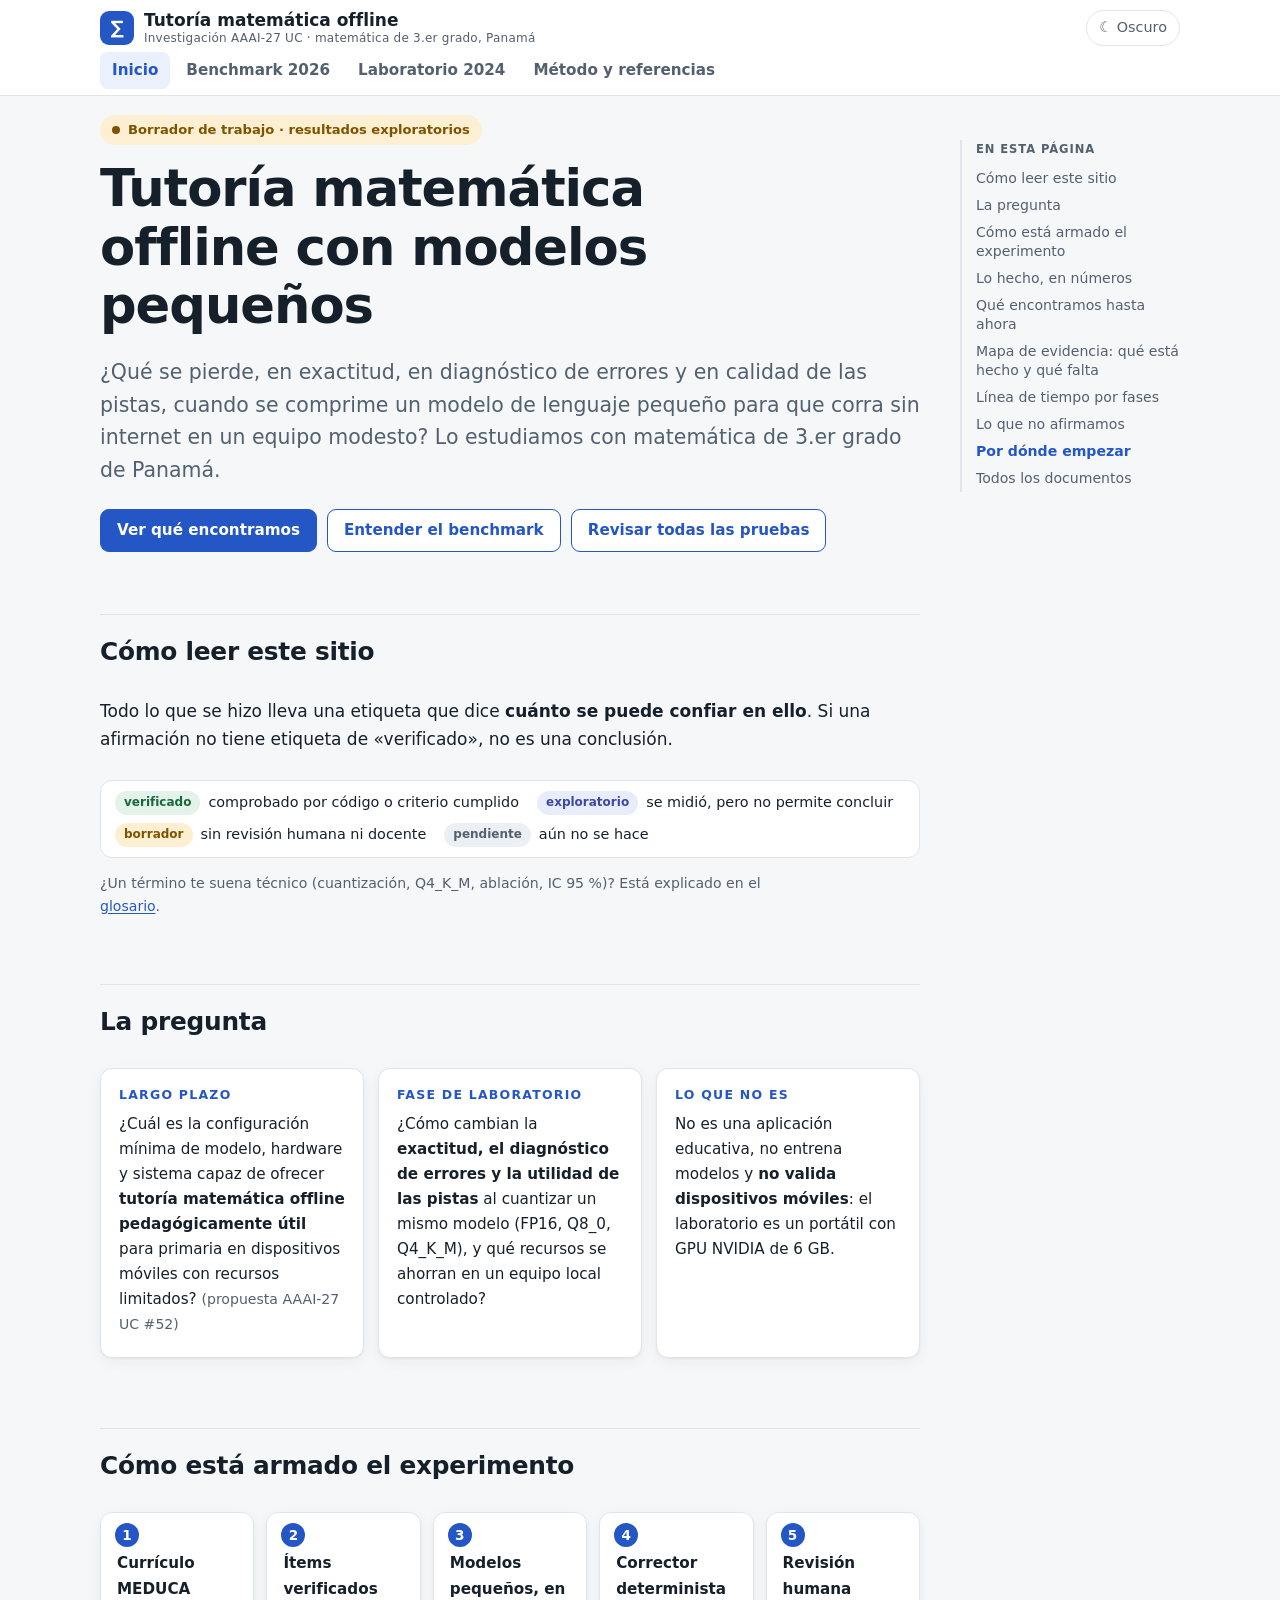
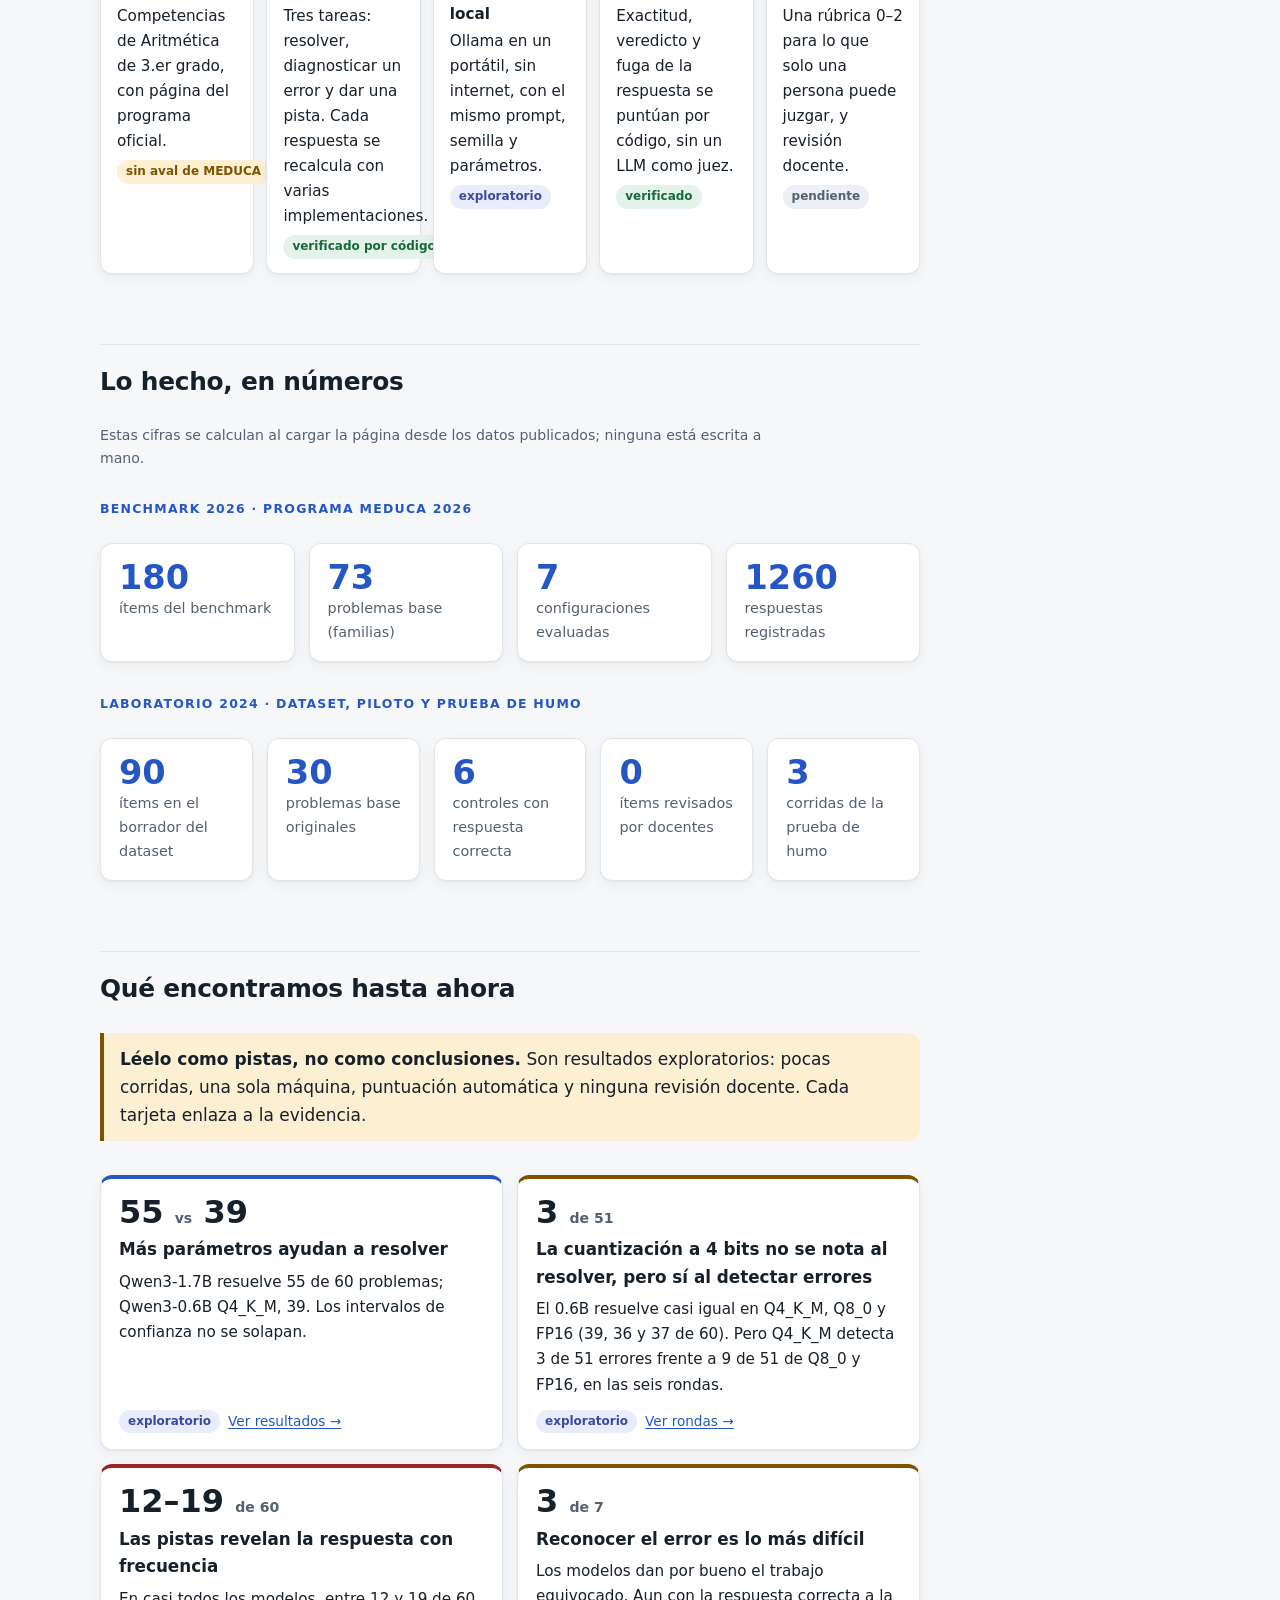
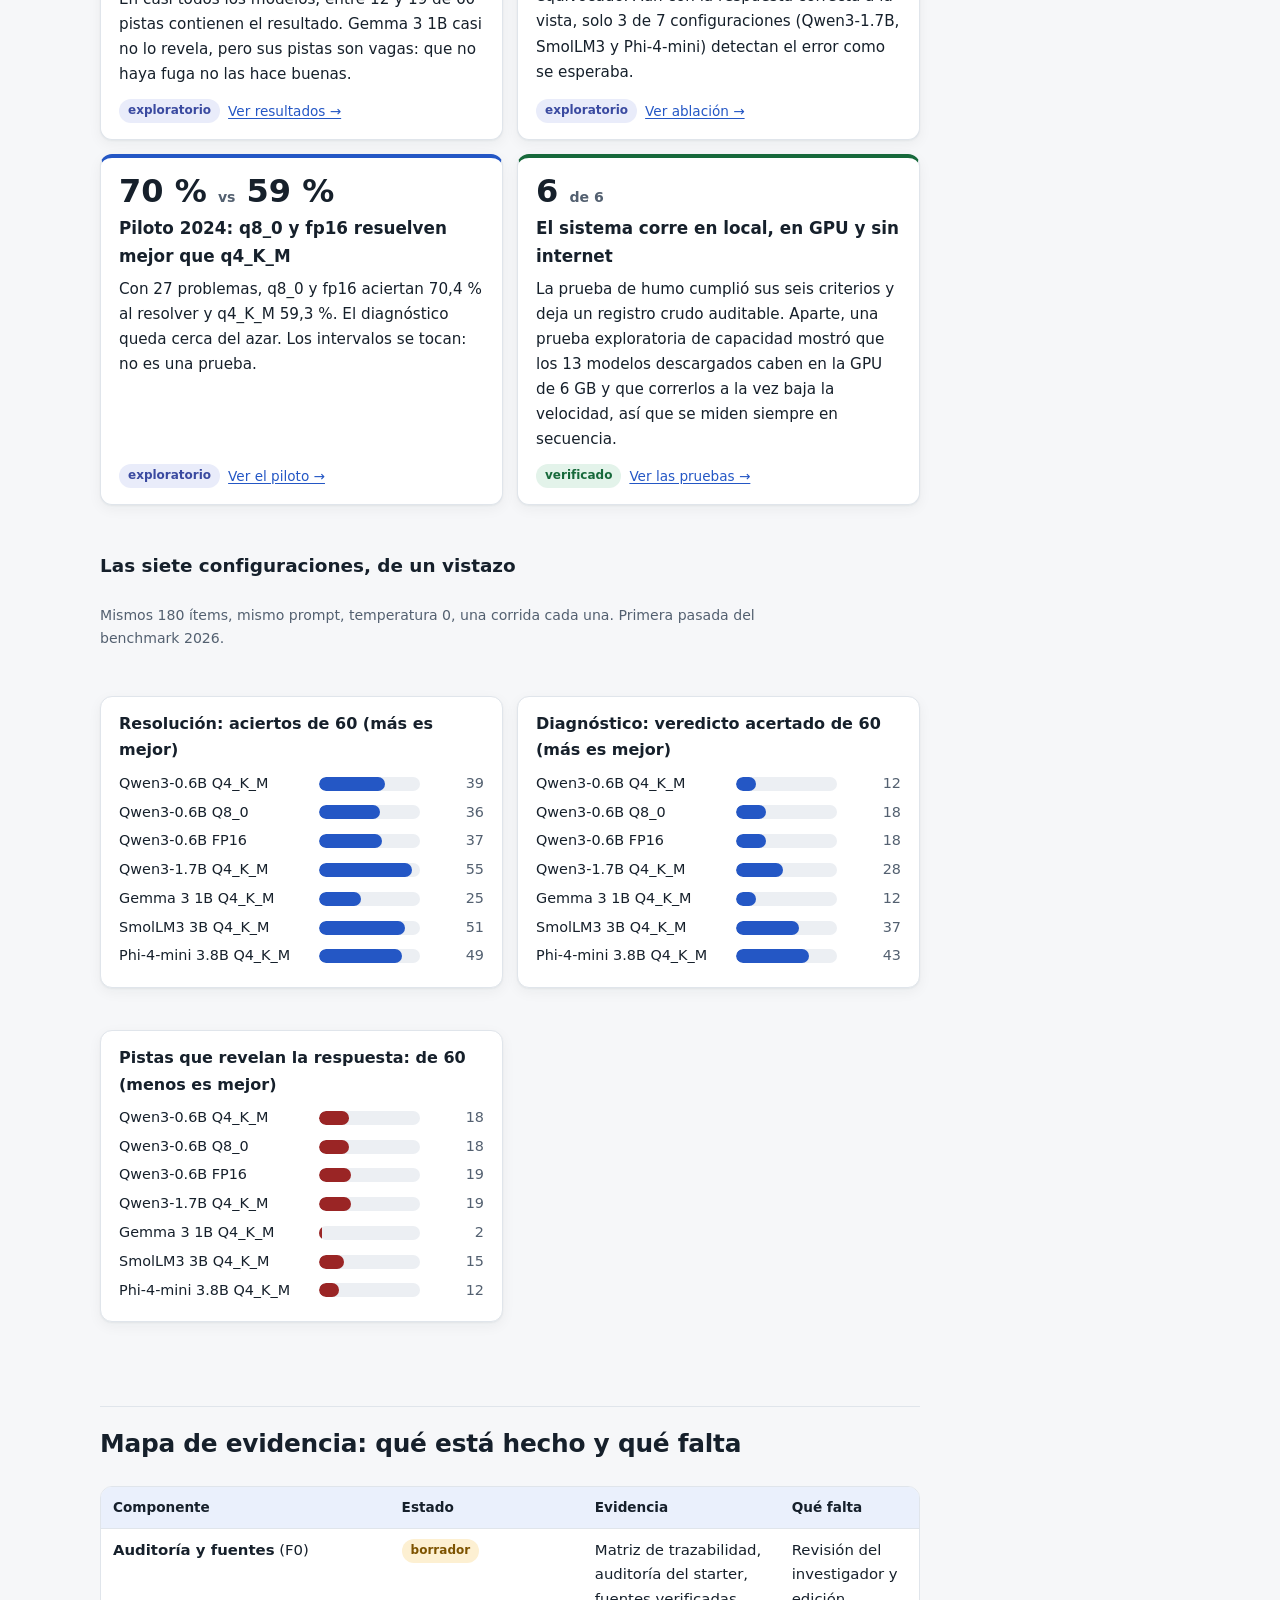
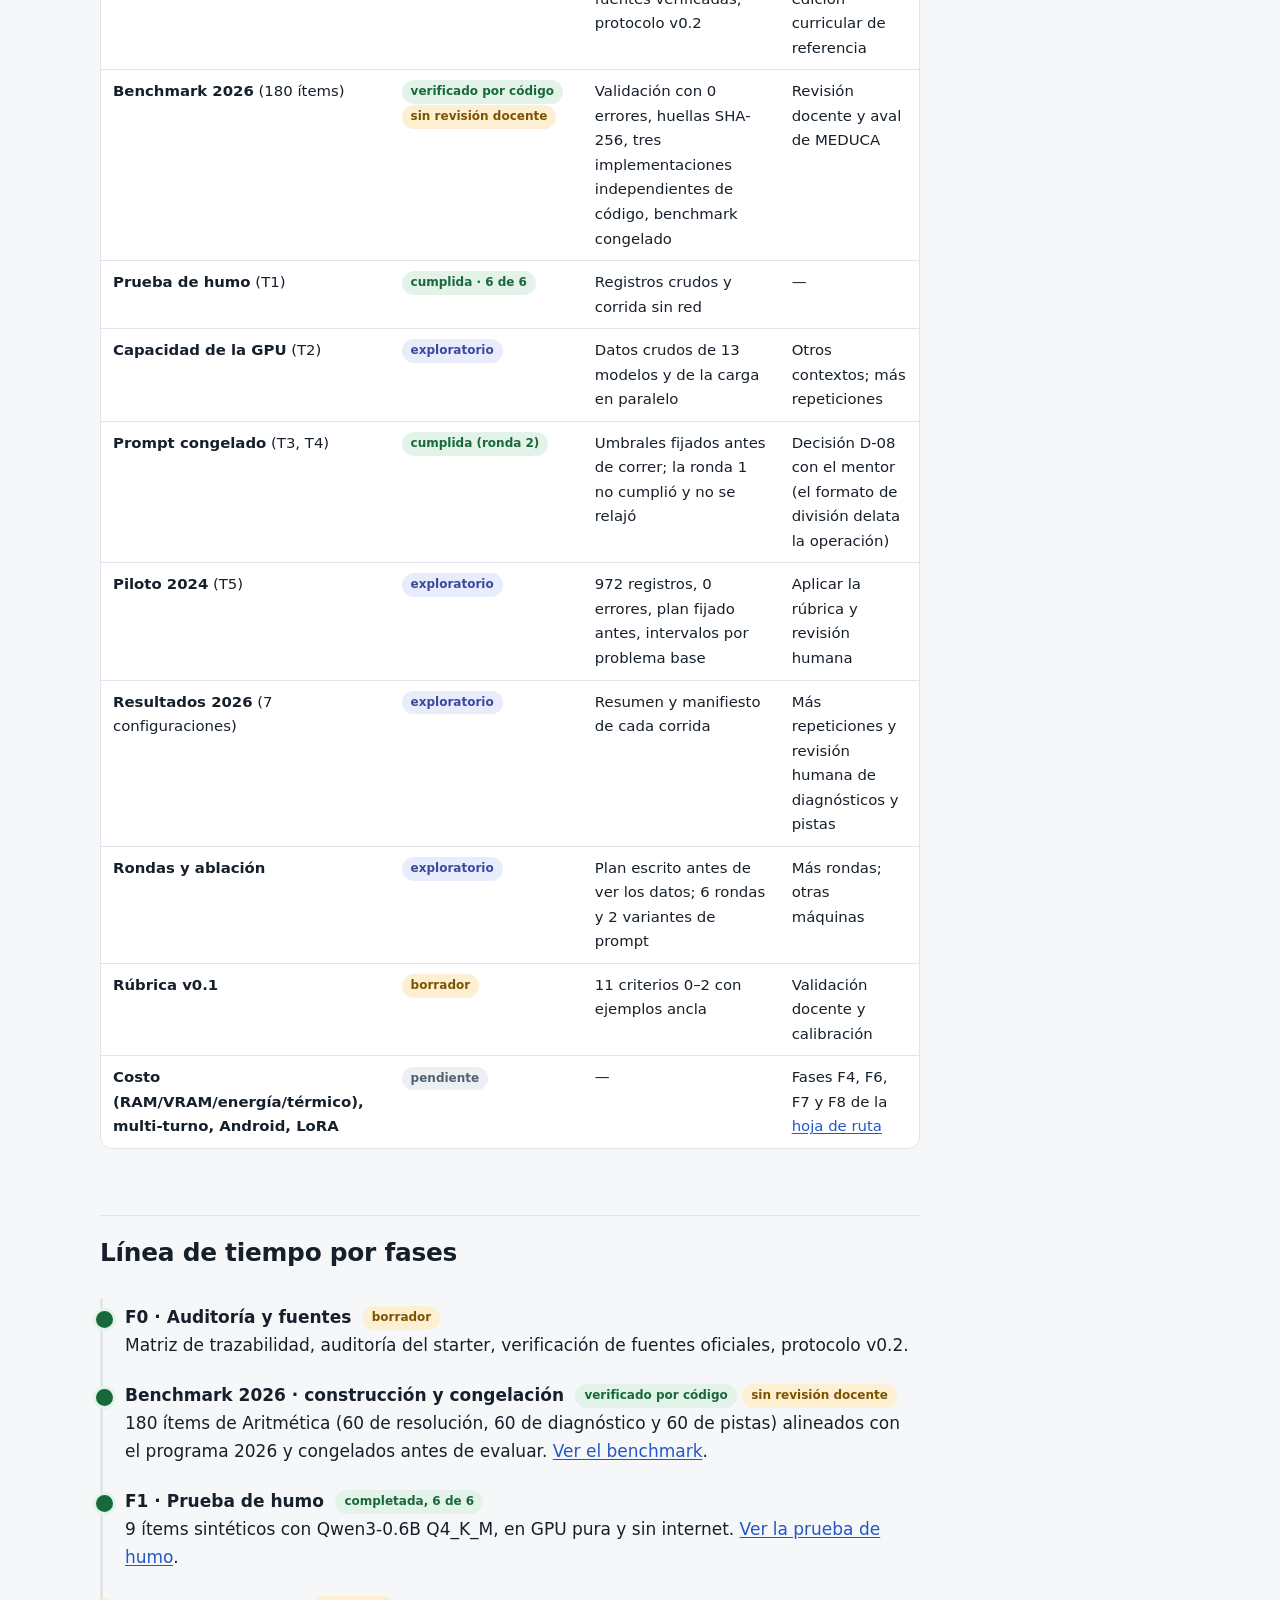
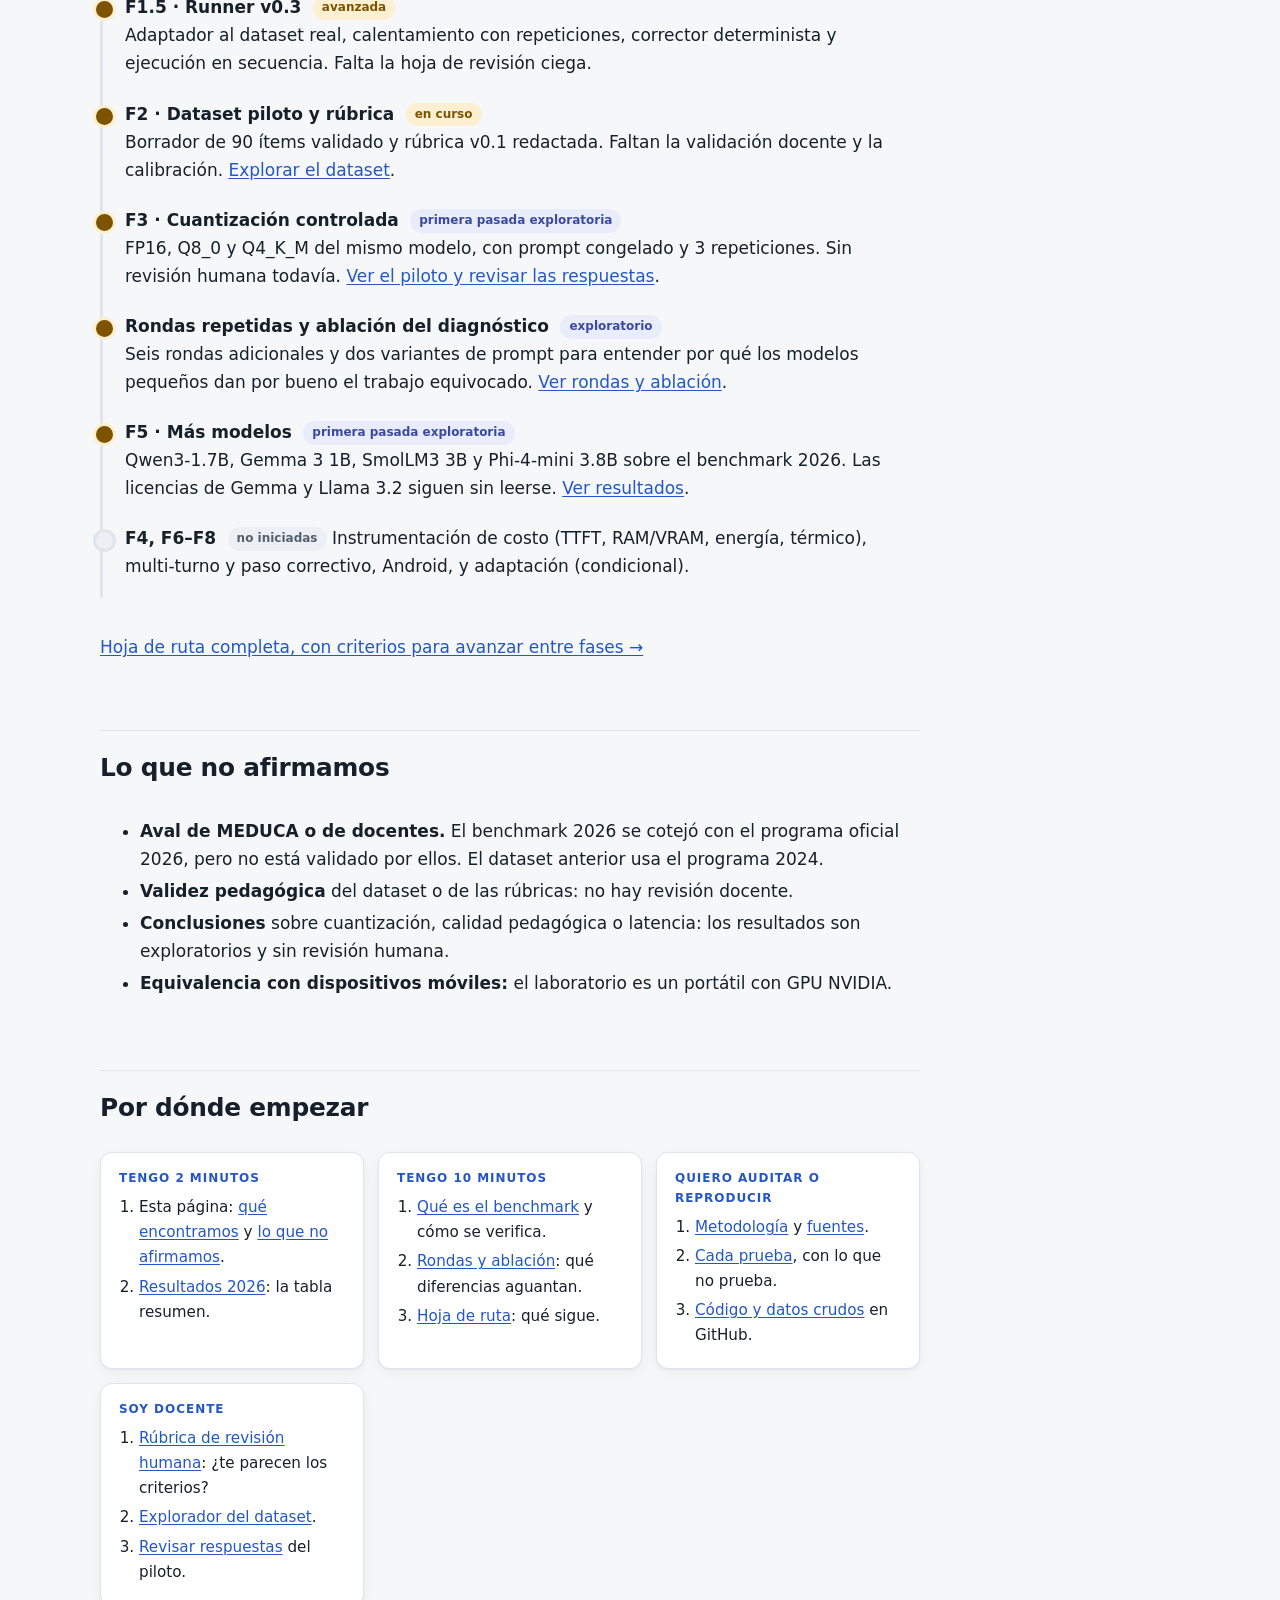
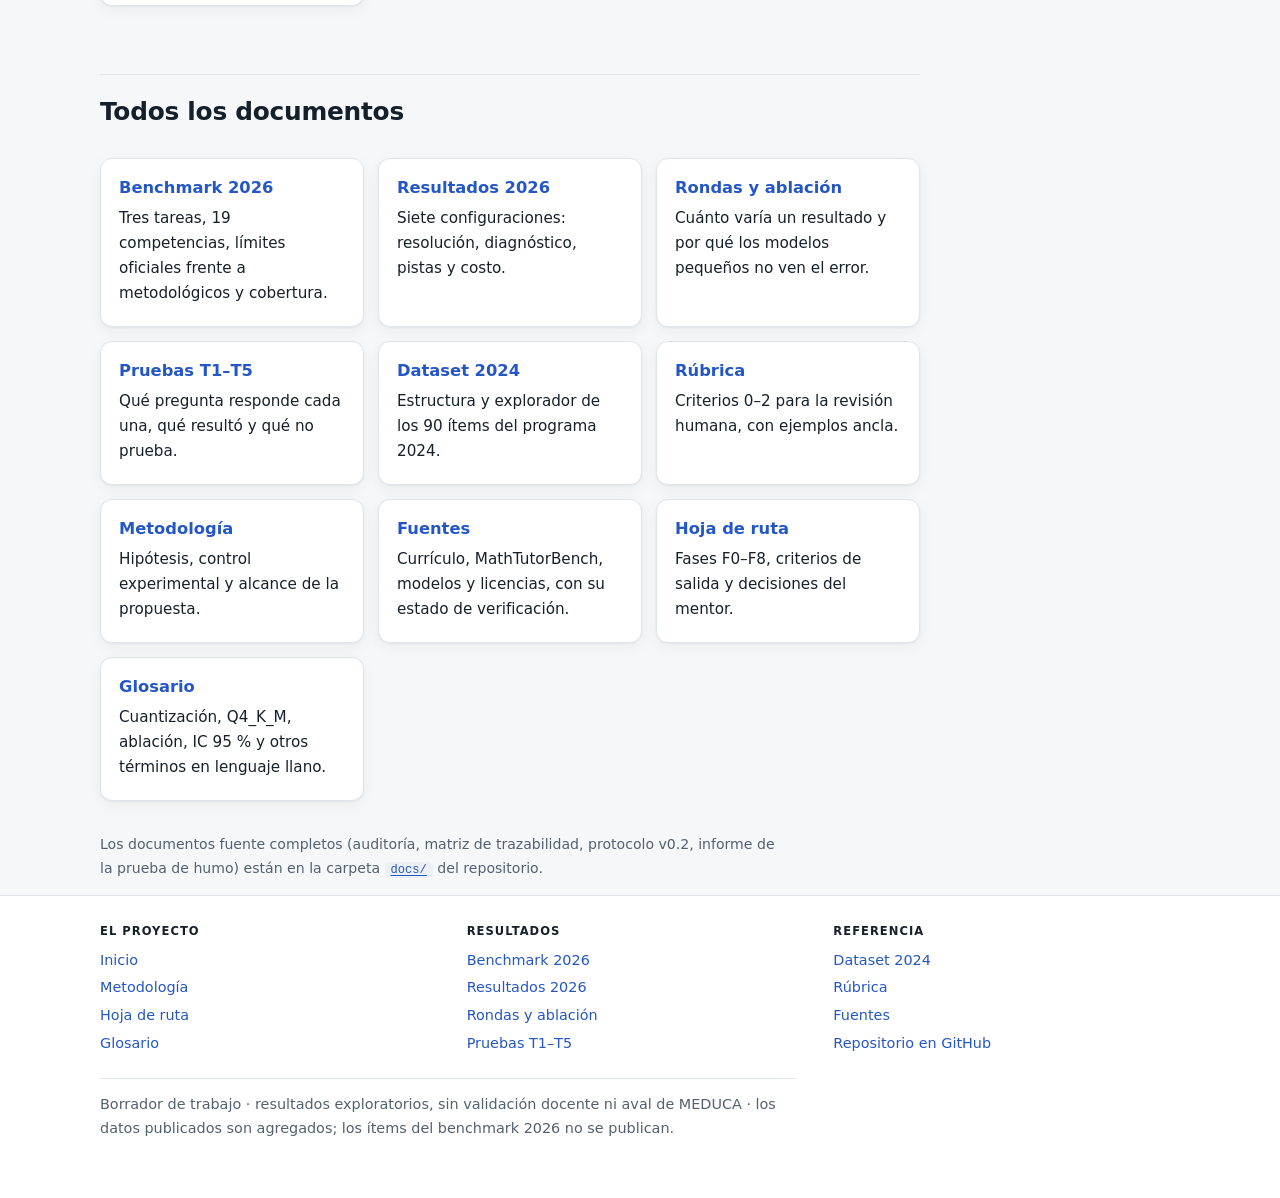
<file: index.html>
<!doctype html>
<html lang="es">
<head>
<meta charset="utf-8">
<meta name="viewport" content="width=device-width, initial-scale=1">
<meta name="color-scheme" content="light dark">
<title>Tutoría matemática offline</title>
<meta name="description" content="Investigación sobre tutoría matemática offline con modelos de lenguaje pequeños para 3.er grado en Panamá: calidad pedagógica, compresión y costo computacional.">
<link rel="stylesheet" href="assets/style.css">
<script>try{var t=localStorage.getItem('theme');if(t)document.documentElement.setAttribute('data-theme',t)}catch(e){}</script>
</head>
<body>
<header class="site">
  <a class="skip" href="#contenido">Saltar al contenido</a>
  <div class="wrap topbar">
    <a class="brand" href="index.html"><span class="mark" aria-hidden="true">∑</span><span>Tutoría matemática offline<small>Investigación AAAI-27 UC · matemática de 3.er grado, Panamá</small></span></a>
    <button class="theme-toggle" type="button" aria-label="Cambiar entre tema claro y oscuro">☾ Oscuro</button>
  </div>
  <nav class="sections" aria-label="Secciones"><div class="wrap"><a href="index.html" aria-current="true">Inicio</a><a href="benchmark.html">Benchmark 2026</a><a href="pruebas.html">Laboratorio 2024</a><a href="metodologia.html">Método y referencias</a></div></nav>
</header>

<main class="wrap" id="contenido">
  <section class="hero">
    <span class="pill">Borrador de trabajo · resultados exploratorios</span>
    <h1>Tutoría matemática offline con modelos pequeños</h1>
    <p class="lead">¿Qué se pierde, en exactitud, en diagnóstico de errores y en calidad de las pistas, cuando se comprime un modelo de lenguaje pequeño para que corra sin internet en un equipo modesto? Lo estudiamos con matemática de 3.er grado de Panamá.</p>
    <div class="cta">
      <a class="btn primary" href="#hallazgos">Ver qué encontramos</a>
      <a class="btn" href="benchmark.html">Entender el benchmark</a>
      <a class="btn" href="pruebas.html">Revisar todas las pruebas</a>
    </div>
  </section>

  <h2 id="como-leer">Cómo leer este sitio</h2>
  <p>Todo lo que se hizo lleva una etiqueta que dice <strong>cuánto se puede confiar en ello</strong>. Si una afirmación no tiene etiqueta de «verificado», no es una conclusión.</p>
  <div class="legend-evi" aria-label="Significado de las etiquetas">
    <span><span class="badge b-ok">verificado</span> comprobado por código o criterio cumplido</span>
    <span><span class="badge b-info">exploratorio</span> se midió, pero no permite concluir</span>
    <span><span class="badge b-warn">borrador</span> sin revisión humana ni docente</span>
    <span><span class="badge b-pend">pendiente</span> aún no se hace</span>
  </div>
  <p class="small">¿Un término te suena técnico (cuantización, Q4_K_M, ablación, IC 95 %)? Está explicado en el <a href="glosario.html">glosario</a>.</p>

  <h2 id="pregunta">La pregunta</h2>
  <div class="grid">
    <div class="card"><div class="eyebrow">Largo plazo</div><p>¿Cuál es la configuración mínima de modelo, hardware y sistema capaz de ofrecer <strong>tutoría matemática offline pedagógicamente útil</strong> para primaria en dispositivos móviles con recursos limitados? <span class="small">(propuesta AAAI-27 UC #52)</span></p></div>
    <div class="card"><div class="eyebrow">Fase de laboratorio</div><p>¿Cómo cambian la <strong>exactitud, el diagnóstico de errores y la utilidad de las pistas</strong> al cuantizar un mismo modelo (FP16, Q8_0, Q4_K_M), y qué recursos se ahorran en un equipo local controlado?</p></div>
    <div class="card"><div class="eyebrow">Lo que NO es</div><p>No es una aplicación educativa, no entrena modelos y <strong>no valida dispositivos móviles</strong>: el laboratorio es un portátil con GPU NVIDIA de 6 GB.</p></div>
  </div>

  <h2 id="como-esta-armado">Cómo está armado el experimento</h2>
  <ol class="steps">
    <li><strong>Currículo MEDUCA</strong>Competencias de Aritmética de 3.er grado, con página del programa oficial. <span class="badge b-warn">sin aval de MEDUCA</span></li>
    <li><strong>Ítems verificados</strong>Tres tareas: resolver, diagnosticar un error y dar una pista. Cada respuesta se recalcula con varias implementaciones. <span class="badge b-ok">verificado por código</span></li>
    <li><strong>Modelos pequeños, en local</strong>Ollama en un portátil, sin internet, con el mismo prompt, semilla y parámetros. <span class="badge b-info">exploratorio</span></li>
    <li><strong>Corrector determinista</strong>Exactitud, veredicto y fuga de la respuesta se puntúan por código, sin un LLM como juez. <span class="badge b-ok">verificado</span></li>
    <li><strong>Revisión humana</strong>Una rúbrica 0–2 para lo que solo una persona puede juzgar, y revisión docente. <span class="badge b-pend">pendiente</span></li>
  </ol>

  <h2 id="en-numeros">Lo hecho, en números</h2>
  <p class="small">Estas cifras se calculan al cargar la página desde los datos publicados; ninguna está escrita a mano.</p>
  <div class="eyebrow" style="margin-top:14px">Benchmark 2026 · programa MEDUCA 2026</div>
  <div class="grid" id="b-kpis"></div>
  <div class="eyebrow" style="margin-top:14px">Laboratorio 2024 · dataset, piloto y prueba de humo</div>
  <div class="grid" id="home-stats"></div>

  <h2 id="hallazgos">Qué encontramos hasta ahora</h2>
  <div class="callout warn"><strong>Léelo como pistas, no como conclusiones.</strong> Son resultados exploratorios: pocas corridas, una sola máquina, puntuación automática y ninguna revisión docente. Cada tarjeta enlaza a la evidencia.</div>

  <div class="findings">
    <article class="finding">
      <div class="big">55 <span class="small">vs</span> 39</div>
      <h3>Más parámetros ayudan a resolver</h3>
      <p>Qwen3-1.7B resuelve 55 de 60 problemas; Qwen3-0.6B Q4_K_M, 39. Los intervalos de confianza no se solapan.</p>
      <div class="foot"><span class="badge b-info">exploratorio</span><a href="resultados-2026.html">Ver resultados →</a></div>
    </article>
    <article class="finding warn">
      <div class="big">3 <span class="small">de 51</span></div>
      <h3>La cuantización a 4 bits no se nota al resolver, pero sí al detectar errores</h3>
      <p>El 0.6B resuelve casi igual en Q4_K_M, Q8_0 y FP16 (39, 36 y 37 de 60). Pero Q4_K_M detecta 3 de 51 errores frente a 9 de 51 de Q8_0 y FP16, en las seis rondas.</p>
      <div class="foot"><span class="badge b-info">exploratorio</span><a href="rondas-2026.html">Ver rondas →</a></div>
    </article>
    <article class="finding bad">
      <div class="big">12–19 <span class="small">de 60</span></div>
      <h3>Las pistas revelan la respuesta con frecuencia</h3>
      <p>En casi todos los modelos, entre 12 y 19 de 60 pistas contienen el resultado. Gemma 3 1B casi no lo revela, pero sus pistas son vagas: que no haya fuga no las hace buenas.</p>
      <div class="foot"><span class="badge b-info">exploratorio</span><a href="resultados-2026.html">Ver resultados →</a></div>
    </article>
    <article class="finding warn">
      <div class="big">3 <span class="small">de 7</span></div>
      <h3>Reconocer el error es lo más difícil</h3>
      <p>Los modelos dan por bueno el trabajo equivocado. Aun con la respuesta correcta a la vista, solo 3 de 7 configuraciones (Qwen3-1.7B, SmolLM3 y Phi-4-mini) detectan el error como se esperaba.</p>
      <div class="foot"><span class="badge b-info">exploratorio</span><a href="rondas-2026.html">Ver ablación →</a></div>
    </article>
    <article class="finding">
      <div class="big">70 % <span class="small">vs</span> 59 %</div>
      <h3>Piloto 2024: q8_0 y fp16 resuelven mejor que q4_K_M</h3>
      <p>Con 27 problemas, q8_0 y fp16 aciertan 70,4 % al resolver y q4_K_M 59,3 %. El diagnóstico queda cerca del azar. Los intervalos se tocan: no es una prueba.</p>
      <div class="foot"><span class="badge b-info">exploratorio</span><a href="piloto.html">Ver el piloto →</a></div>
    </article>
    <article class="finding ok">
      <div class="big">6 <span class="small">de 6</span></div>
      <h3>El sistema corre en local, en GPU y sin internet</h3>
      <p>La prueba de humo cumplió sus seis criterios y deja un registro crudo auditable. Aparte, una prueba exploratoria de capacidad mostró que los 13 modelos descargados caben en la GPU de 6 GB y que correrlos a la vez baja la velocidad, así que se miden siempre en secuencia.</p>
      <div class="foot"><span class="badge b-ok">verificado</span><a href="pruebas.html">Ver las pruebas →</a></div>
    </article>
  </div>

  <h3>Las siete configuraciones, de un vistazo</h3>
  <p class="small">Mismos 180 ítems, mismo prompt, temperatura 0, una corrida cada una. Primera pasada del benchmark 2026.</p>
  <div id="home-bars"></div>

  <h2 id="mapa-evidencia">Mapa de evidencia: qué está hecho y qué falta</h2>
  <div class="table-wrap"><table>
    <thead><tr><th>Componente</th><th>Estado</th><th>Evidencia</th><th>Qué falta</th></tr></thead>
    <tbody>
      <tr><td><strong>Auditoría y fuentes</strong> (F0)</td><td><span class="badge b-warn">borrador</span></td><td>Matriz de trazabilidad, auditoría del starter, fuentes verificadas, protocolo v0.2</td><td>Revisión del investigador y edición curricular de referencia</td></tr>
      <tr><td><strong>Benchmark 2026</strong> (180 ítems)</td><td><span class="badge b-ok">verificado por código</span> <span class="badge b-warn">sin revisión docente</span></td><td>Validación con 0 errores, huellas SHA-256, tres implementaciones independientes de código, benchmark congelado</td><td>Revisión docente y aval de MEDUCA</td></tr>
      <tr><td><strong>Prueba de humo</strong> (T1)</td><td><span class="badge b-ok">cumplida · 6 de 6</span></td><td>Registros crudos y corrida sin red</td><td>—</td></tr>
      <tr><td><strong>Capacidad de la GPU</strong> (T2)</td><td><span class="badge b-info">exploratorio</span></td><td>Datos crudos de 13 modelos y de la carga en paralelo</td><td>Otros contextos; más repeticiones</td></tr>
      <tr><td><strong>Prompt congelado</strong> (T3, T4)</td><td><span class="badge b-ok">cumplida (ronda 2)</span></td><td>Umbrales fijados antes de correr; la ronda 1 no cumplió y no se relajó</td><td>Decisión D-08 con el mentor (el formato de división delata la operación)</td></tr>
      <tr><td><strong>Piloto 2024</strong> (T5)</td><td><span class="badge b-info">exploratorio</span></td><td>972 registros, 0 errores, plan fijado antes, intervalos por problema base</td><td>Aplicar la rúbrica y revisión humana</td></tr>
      <tr><td><strong>Resultados 2026</strong> (7 configuraciones)</td><td><span class="badge b-info">exploratorio</span></td><td>Resumen y manifiesto de cada corrida</td><td>Más repeticiones y revisión humana de diagnósticos y pistas</td></tr>
      <tr><td><strong>Rondas y ablación</strong></td><td><span class="badge b-info">exploratorio</span></td><td>Plan escrito antes de ver los datos; 6 rondas y 2 variantes de prompt</td><td>Más rondas; otras máquinas</td></tr>
      <tr><td><strong>Rúbrica v0.1</strong></td><td><span class="badge b-warn">borrador</span></td><td>11 criterios 0–2 con ejemplos ancla</td><td>Validación docente y calibración</td></tr>
      <tr><td><strong>Costo (RAM/VRAM/energía/térmico), multi-turno, Android, LoRA</strong></td><td><span class="badge b-pend">pendiente</span></td><td>—</td><td>Fases F4, F6, F7 y F8 de la <a href="hoja-de-ruta.html">hoja de ruta</a></td></tr>
    </tbody>
  </table></div>

  <h2 id="fases">Línea de tiempo por fases</h2>
  <ol class="timeline">
    <li class="done"><strong>F0 · Auditoría y fuentes</strong> <span class="badge b-warn">borrador</span><br>Matriz de trazabilidad, auditoría del starter, verificación de fuentes oficiales, protocolo v0.2.</li>
    <li class="done"><strong>Benchmark 2026 · construcción y congelación</strong> <span class="badge b-ok">verificado por código</span> <span class="badge b-warn">sin revisión docente</span><br>180 ítems de Aritmética (60 de resolución, 60 de diagnóstico y 60 de pistas) alineados con el programa 2026 y congelados antes de evaluar. <a href="benchmark.html">Ver el benchmark</a>.</li>
    <li class="done"><strong>F1 · Prueba de humo</strong> <span class="badge b-ok">completada, 6 de 6</span><br>9 ítems sintéticos con Qwen3-0.6B Q4_K_M, en GPU pura y sin internet. <a href="resultados.html">Ver la prueba de humo</a>.</li>
    <li class="doing"><strong>F1.5 · Runner v0.3</strong> <span class="badge b-warn">avanzada</span><br>Adaptador al dataset real, calentamiento con repeticiones, corrector determinista y ejecución en secuencia. Falta la hoja de revisión ciega.</li>
    <li class="doing"><strong>F2 · Dataset piloto y rúbrica</strong> <span class="badge b-warn">en curso</span><br>Borrador de 90 ítems validado y rúbrica v0.1 redactada. Faltan la validación docente y la calibración. <a href="dataset.html">Explorar el dataset</a>.</li>
    <li class="doing"><strong>F3 · Cuantización controlada</strong> <span class="badge b-info">primera pasada exploratoria</span><br>FP16, Q8_0 y Q4_K_M del mismo modelo, con prompt congelado y 3 repeticiones. Sin revisión humana todavía. <a href="piloto.html">Ver el piloto y revisar las respuestas</a>.</li>
    <li class="doing"><strong>Rondas repetidas y ablación del diagnóstico</strong> <span class="badge b-info">exploratorio</span><br>Seis rondas adicionales y dos variantes de prompt para entender por qué los modelos pequeños dan por bueno el trabajo equivocado. <a href="rondas-2026.html">Ver rondas y ablación</a>.</li>
    <li class="doing"><strong>F5 · Más modelos</strong> <span class="badge b-info">primera pasada exploratoria</span><br>Qwen3-1.7B, Gemma 3 1B, SmolLM3 3B y Phi-4-mini 3.8B sobre el benchmark 2026. Las licencias de Gemma y Llama 3.2 siguen sin leerse. <a href="resultados-2026.html">Ver resultados</a>.</li>
    <li><strong>F4, F6–F8</strong> <span class="badge b-pend">no iniciadas</span> Instrumentación de costo (TTFT, RAM/VRAM, energía, térmico), multi-turno y paso correctivo, Android, y adaptación (condicional).</li>
  </ol>
  <p><a href="hoja-de-ruta.html">Hoja de ruta completa, con criterios para avanzar entre fases →</a></p>

  <h2 id="no-afirmamos">Lo que no afirmamos</h2>
  <ul>
    <li><strong>Aval de MEDUCA o de docentes.</strong> El benchmark 2026 se cotejó con el programa oficial 2026, pero no está validado por ellos. El dataset anterior usa el programa 2024.</li>
    <li><strong>Validez pedagógica</strong> del dataset o de las rúbricas: no hay revisión docente.</li>
    <li><strong>Conclusiones</strong> sobre cuantización, calidad pedagógica o latencia: los resultados son exploratorios y sin revisión humana.</li>
    <li><strong>Equivalencia con dispositivos móviles:</strong> el laboratorio es un portátil con GPU NVIDIA.</li>
  </ul>

  <h2 id="por-donde-empezar">Por dónde empezar</h2>
  <div class="readmap">
    <div class="card"><div class="t">Tengo 2 minutos</div><ol><li>Esta página: <a href="#hallazgos">qué encontramos</a> y <a href="#no-afirmamos">lo que no afirmamos</a>.</li><li><a href="resultados-2026.html">Resultados 2026</a>: la tabla resumen.</li></ol></div>
    <div class="card"><div class="t">Tengo 10 minutos</div><ol><li><a href="benchmark.html">Qué es el benchmark</a> y cómo se verifica.</li><li><a href="rondas-2026.html">Rondas y ablación</a>: qué diferencias aguantan.</li><li><a href="hoja-de-ruta.html">Hoja de ruta</a>: qué sigue.</li></ol></div>
    <div class="card"><div class="t">Quiero auditar o reproducir</div><ol><li><a href="metodologia.html">Metodología</a> y <a href="fuentes.html">fuentes</a>.</li><li><a href="pruebas.html">Cada prueba</a>, con lo que no prueba.</li><li><a href="https://github.com/Carlos09Or/Math_Project_LLM">Código y datos crudos</a> en GitHub.</li></ol></div>
    <div class="card"><div class="t">Soy docente</div><ol><li><a href="rubrica.html">Rúbrica de revisión humana</a>: ¿te parecen los criterios?</li><li><a href="dataset.html">Explorador del dataset</a>.</li><li><a href="piloto.html#revision-humana-tu-eres-el-corrector-final">Revisar respuestas</a> del piloto.</li></ol></div>
  </div>

  <h2 id="documentos">Todos los documentos</h2>
  <div class="grid">
    <a class="card" href="benchmark.html"><h3>Benchmark 2026</h3><p>Tres tareas, 19 competencias, límites oficiales frente a metodológicos y cobertura.</p></a>
    <a class="card" href="resultados-2026.html"><h3>Resultados 2026</h3><p>Siete configuraciones: resolución, diagnóstico, pistas y costo.</p></a>
    <a class="card" href="rondas-2026.html"><h3>Rondas y ablación</h3><p>Cuánto varía un resultado y por qué los modelos pequeños no ven el error.</p></a>
    <a class="card" href="pruebas.html"><h3>Pruebas T1–T5</h3><p>Qué pregunta responde cada una, qué resultó y qué no prueba.</p></a>
    <a class="card" href="dataset.html"><h3>Dataset 2024</h3><p>Estructura y explorador de los 90 ítems del programa 2024.</p></a>
    <a class="card" href="rubrica.html"><h3>Rúbrica</h3><p>Criterios 0–2 para la revisión humana, con ejemplos ancla.</p></a>
    <a class="card" href="metodologia.html"><h3>Metodología</h3><p>Hipótesis, control experimental y alcance de la propuesta.</p></a>
    <a class="card" href="fuentes.html"><h3>Fuentes</h3><p>Currículo, MathTutorBench, modelos y licencias, con su estado de verificación.</p></a>
    <a class="card" href="hoja-de-ruta.html"><h3>Hoja de ruta</h3><p>Fases F0–F8, criterios de salida y decisiones del mentor.</p></a>
    <a class="card" href="glosario.html"><h3>Glosario</h3><p>Cuantización, Q4_K_M, ablación, IC 95 % y otros términos en lenguaje llano.</p></a>
  </div>
  <p class="small">Los documentos fuente completos (auditoría, matriz de trazabilidad, protocolo v0.2, informe de la prueba de humo) están en la carpeta <a href="https://github.com/Carlos09Or/Math_Project_LLM/tree/main/docs"><code>docs/</code></a> del repositorio.</p>
</main>

<footer class="site"><div class="wrap">
  <div class="cols">
    <div><div class="h">El proyecto</div><a href="index.html">Inicio</a><a href="metodologia.html">Metodología</a><a href="hoja-de-ruta.html">Hoja de ruta</a><a href="glosario.html">Glosario</a></div>
    <div><div class="h">Resultados</div><a href="benchmark.html">Benchmark 2026</a><a href="resultados-2026.html">Resultados 2026</a><a href="rondas-2026.html">Rondas y ablación</a><a href="pruebas.html">Pruebas T1–T5</a></div>
    <div><div class="h">Referencia</div><a href="dataset.html">Dataset 2024</a><a href="rubrica.html">Rúbrica</a><a href="fuentes.html">Fuentes</a><a href="https://github.com/Carlos09Or/Math_Project_LLM">Repositorio en GitHub</a></div>
  </div>
  <p class="legal">Borrador de trabajo · resultados exploratorios, sin validación docente ni aval de MEDUCA · los datos publicados son agregados; los ítems del benchmark 2026 no se publican.</p>
</div></footer>
<script src="assets/data/project_items.js"></script>
<script src="assets/data/project_runs.js"></script>
<script src="assets/data/benchmark2026.js"></script>
<script src="assets/app.js"></script>
<script src="assets/bench2026.js"></script>
<script src="assets/home.js"></script>
<script src="assets/shell.js"></script>
</body>
</html>
</file>
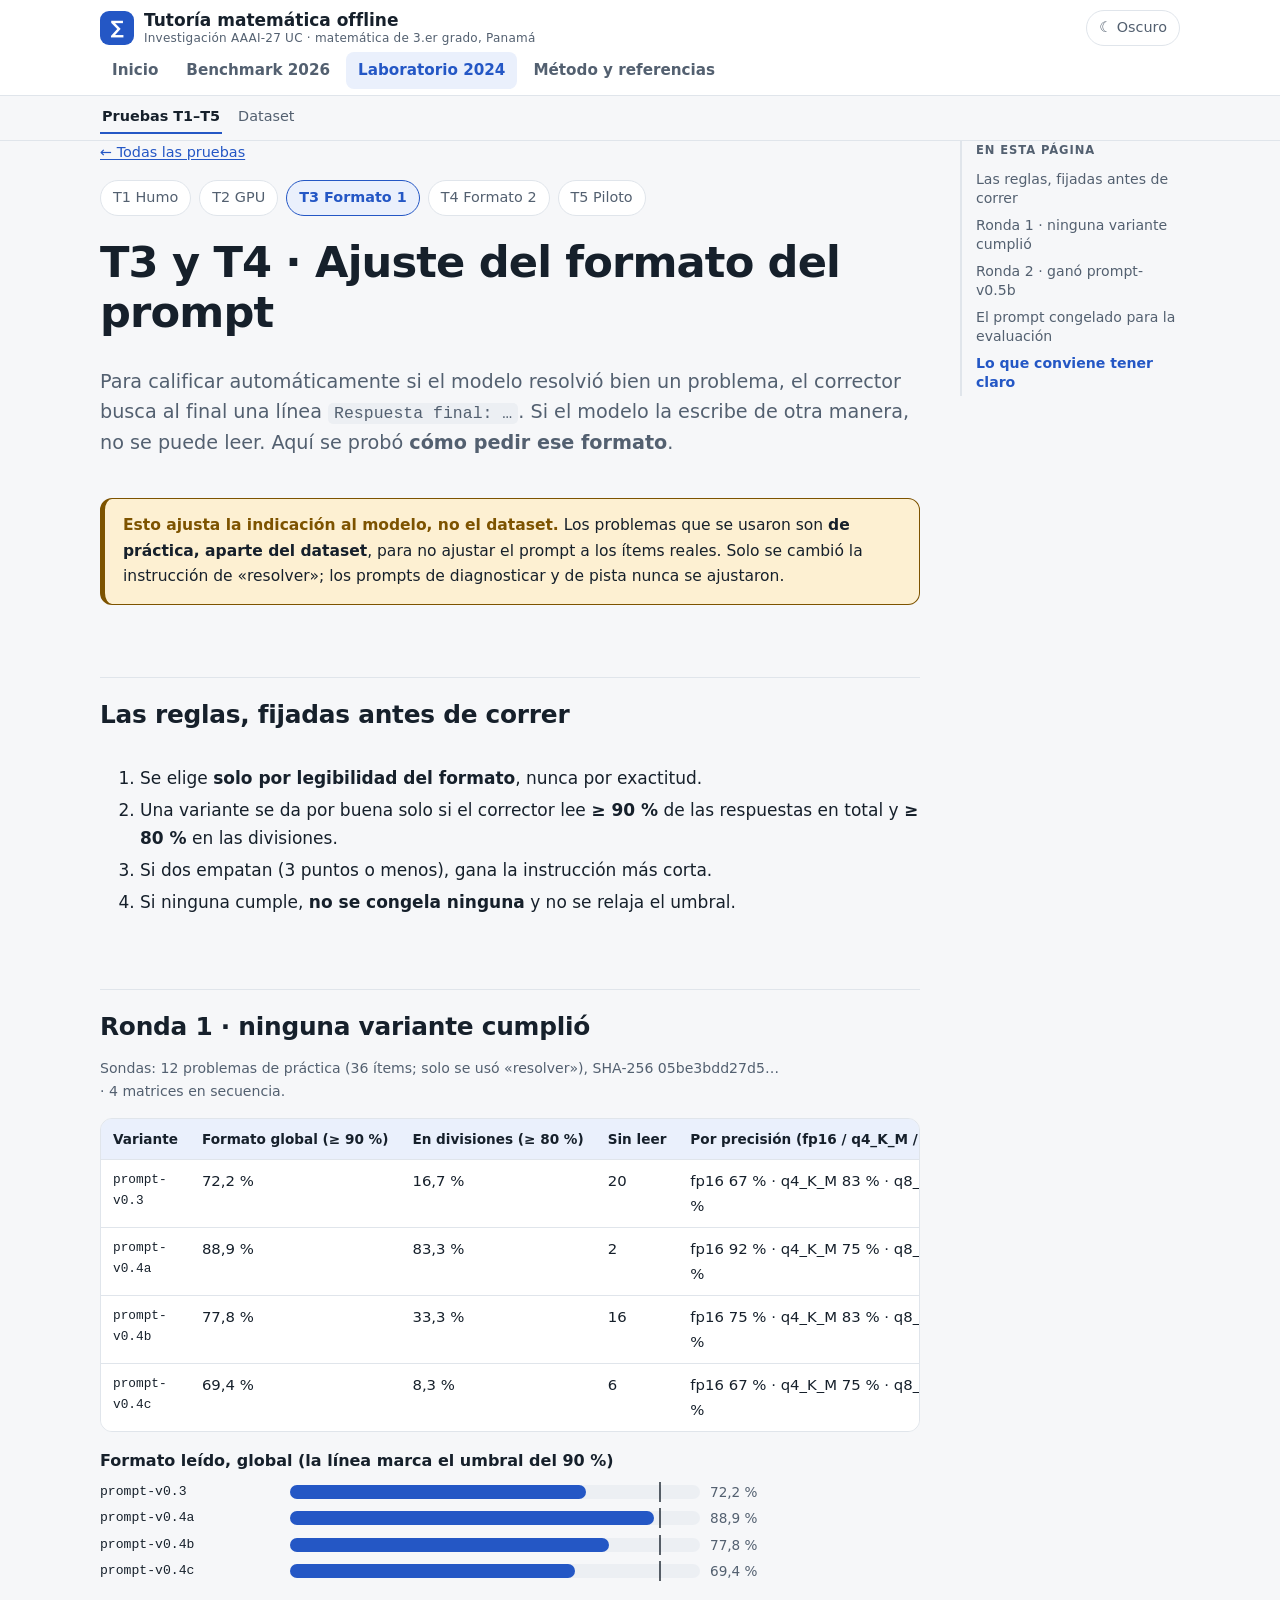
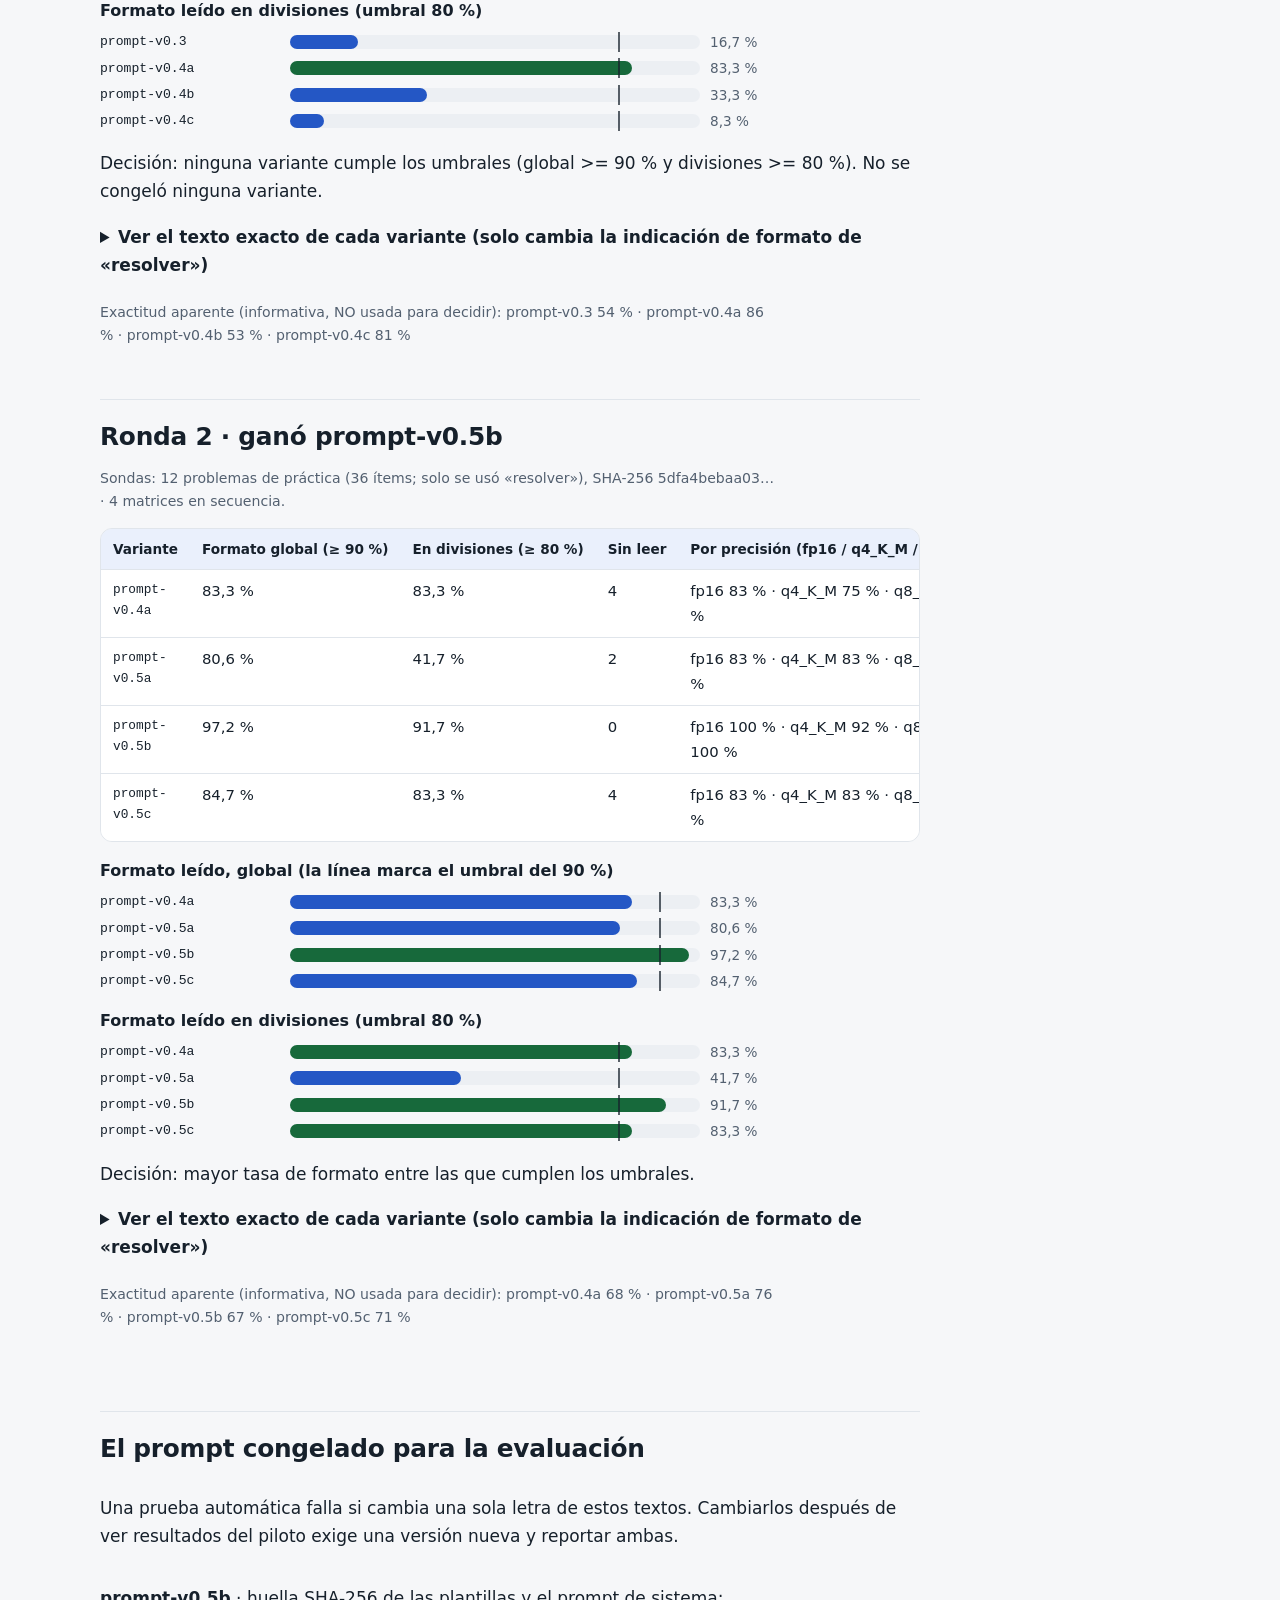
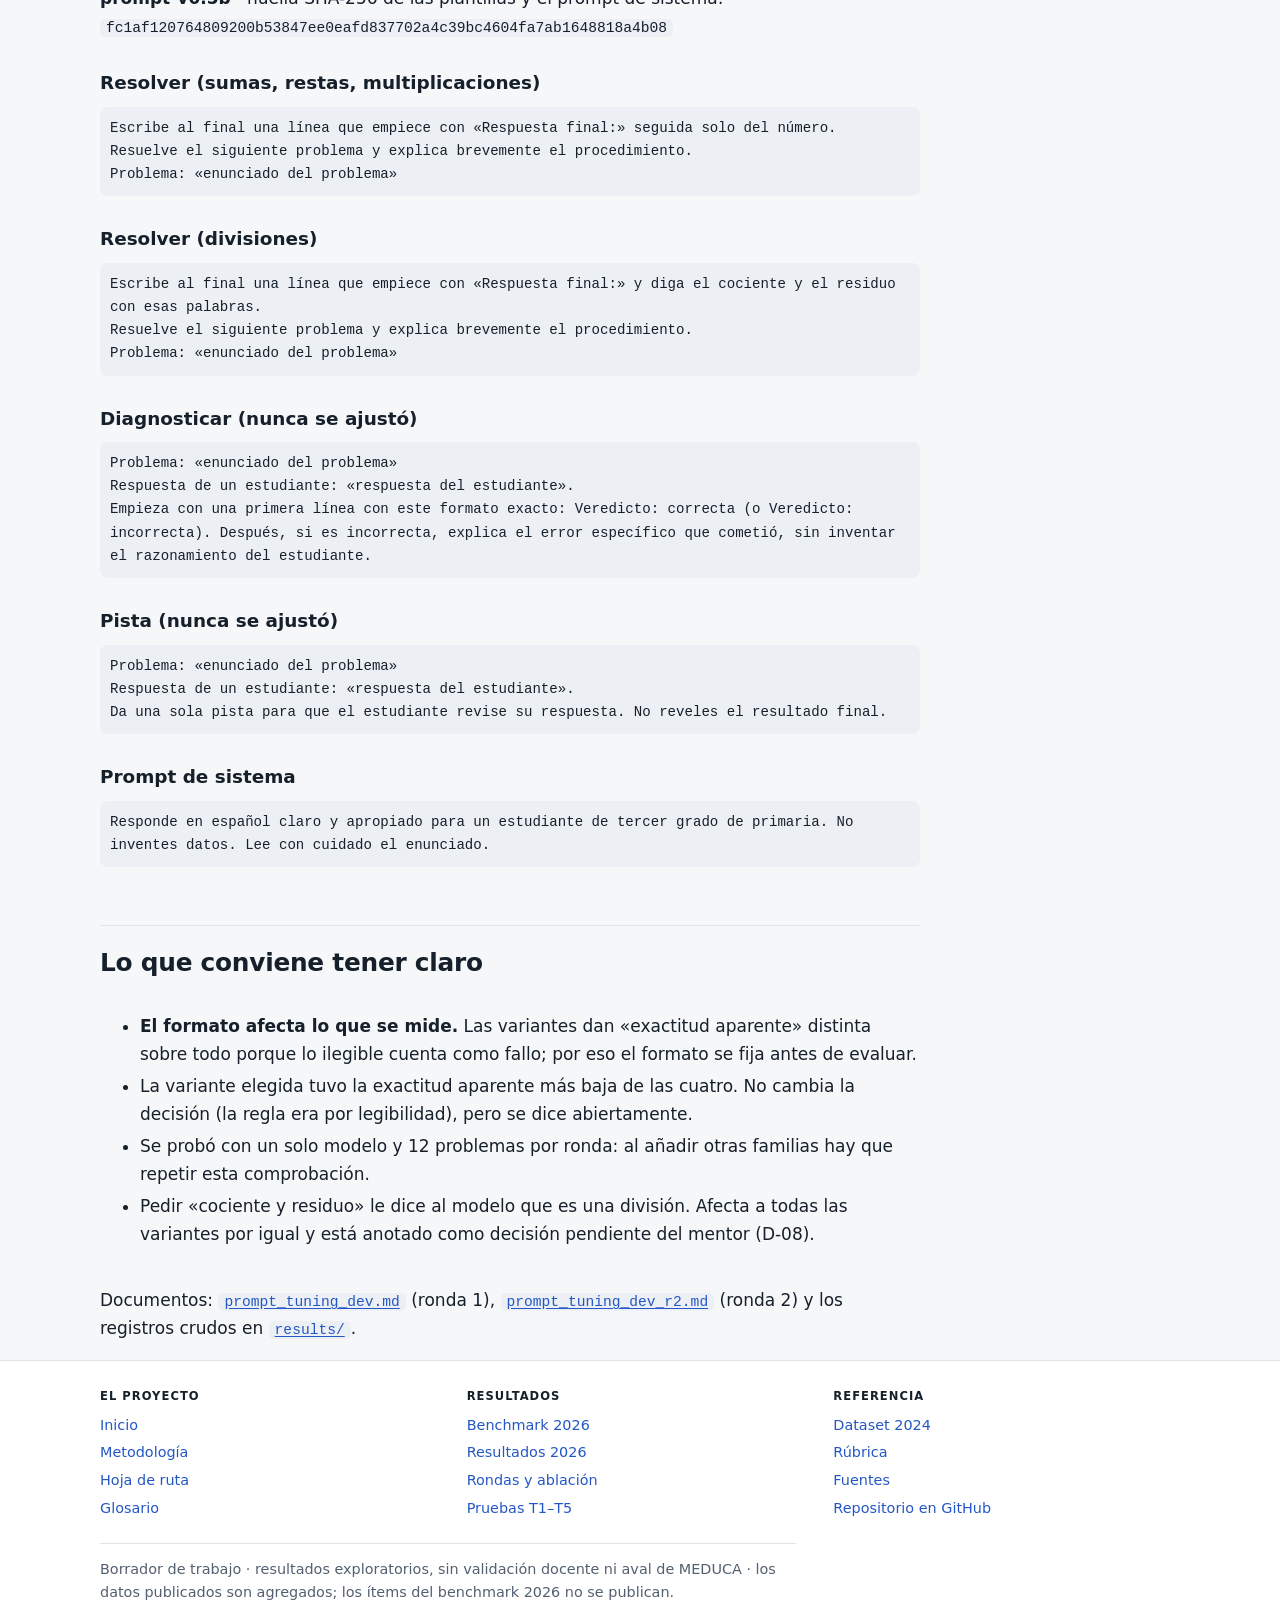
<file: ajuste-formato.html>
<!doctype html>
<html lang="es">
<head>
<meta charset="utf-8">
<meta name="viewport" content="width=device-width, initial-scale=1">
<meta name="color-scheme" content="light dark">
<title>Ajuste del formato · Tutoría matemática offline</title>
<meta name="description" content="Dos rondas de ajuste de la indicación de formato del prompt, con criterios fijados antes de correr, y el prompt final congelado.">
<link rel="stylesheet" href="assets/style.css">
<link rel="stylesheet" href="assets/tests.css">
<script>try{var t=localStorage.getItem('theme');if(t)document.documentElement.setAttribute('data-theme',t)}catch(e){}</script>
</head>
<body>
<header class="site">
  <a class="skip" href="#contenido">Saltar al contenido</a>
  <div class="wrap topbar">
    <a class="brand" href="index.html"><span class="mark" aria-hidden="true">∑</span><span>Tutoría matemática offline<small>Investigación AAAI-27 UC · matemática de 3.er grado, Panamá</small></span></a>
    <button class="theme-toggle" type="button" aria-label="Cambiar entre tema claro y oscuro">☾ Oscuro</button>
  </div>
  <nav class="sections" aria-label="Secciones"><div class="wrap"><a href="index.html">Inicio</a><a href="benchmark.html">Benchmark 2026</a><a href="pruebas.html" aria-current="true">Laboratorio 2024</a><a href="metodologia.html">Método y referencias</a></div></nav>
  <nav class="subsections" aria-label="Páginas de la sección"><div class="wrap"><a href="pruebas.html" aria-current="page">Pruebas T1–T5</a><a href="dataset.html">Dataset</a></div></nav>
</header>

<main class="wrap" id="contenido">
  <p class="crumb"><a href="pruebas.html">← Todas las pruebas</a></p>
  <div class="subnav" aria-label="Pruebas">
    <a href="resultados.html">T1 Humo</a><a href="capacidad-gpu.html">T2 GPU</a><a href="#ronda-1" aria-current="page">T3 Formato 1</a><a href="#ronda-2">T4 Formato 2</a><a href="piloto.html">T5 Piloto</a>
  </div>
  <h1>T3 y T4 · Ajuste del formato del prompt</h1>
  <p class="lead">Para calificar automáticamente si el modelo resolvió bien un problema, el corrector busca al final una línea <code>Respuesta final: …</code>. Si el modelo la escribe de otra manera, no se puede leer. Aquí se probó <strong>cómo pedir ese formato</strong>.</p>

  <div class="banner"><strong>Esto ajusta la indicación al modelo, no el dataset.</strong> Los problemas que se usaron son <strong>de práctica, aparte del dataset</strong>, para no ajustar el prompt a los ítems reales. Solo se cambió la instrucción de «resolver»; los prompts de diagnosticar y de pista nunca se ajustaron.</div>

  <h2>Las reglas, fijadas antes de correr</h2>
  <ol>
    <li>Se elige <strong>solo por legibilidad del formato</strong>, nunca por exactitud.</li>
    <li>Una variante se da por buena solo si el corrector lee <strong>≥ 90 %</strong> de las respuestas en total y <strong>≥ 80 %</strong> en las divisiones.</li>
    <li>Si dos empatan (3 puntos o menos), gana la instrucción más corta.</li>
    <li>Si ninguna cumple, <strong>no se congela ninguna</strong> y no se relaja el umbral.</li>
  </ol>

  <div id="format-rounds"></div>

  <h2 id="congelado">El prompt congelado para la evaluación</h2>
  <p>Una prueba automática falla si cambia una sola letra de estos textos. Cambiarlos después de ver resultados del piloto exige una versión nueva y reportar ambas.</p>
  <div id="frozen-box"></div>

  <h2>Lo que conviene tener claro</h2>
  <ul>
    <li><strong>El formato afecta lo que se mide.</strong> Las variantes dan «exactitud aparente» distinta sobre todo porque lo ilegible cuenta como fallo; por eso el formato se fija antes de evaluar.</li>
    <li>La variante elegida tuvo la exactitud aparente más baja de las cuatro. No cambia la decisión (la regla era por legibilidad), pero se dice abiertamente.</li>
    <li>Se probó con un solo modelo y 12 problemas por ronda: al añadir otras familias hay que repetir esta comprobación.</li>
    <li>Pedir «cociente y residuo» le dice al modelo que es una división. Afecta a todas las variantes por igual y está anotado como decisión pendiente del mentor (D-08).</li>
  </ul>
  <p>Documentos: <a href="https://github.com/Carlos09Or/Math_Project_LLM/blob/main/docs/prompt_tuning_dev.md"><code>prompt_tuning_dev.md</code></a> (ronda 1), <a href="https://github.com/Carlos09Or/Math_Project_LLM/blob/main/docs/prompt_tuning_dev_r2.md"><code>prompt_tuning_dev_r2.md</code></a> (ronda 2) y los registros crudos en <a href="https://github.com/Carlos09Or/Math_Project_LLM/tree/main/results"><code>results/</code></a>.</p>
</main>

<footer class="site"><div class="wrap">
  <div class="cols">
    <div><div class="h">El proyecto</div><a href="index.html">Inicio</a><a href="metodologia.html">Metodología</a><a href="hoja-de-ruta.html">Hoja de ruta</a><a href="glosario.html">Glosario</a></div>
    <div><div class="h">Resultados</div><a href="benchmark.html">Benchmark 2026</a><a href="resultados-2026.html">Resultados 2026</a><a href="rondas-2026.html">Rondas y ablación</a><a href="pruebas.html">Pruebas T1–T5</a></div>
    <div><div class="h">Referencia</div><a href="dataset.html">Dataset 2024</a><a href="rubrica.html">Rúbrica</a><a href="fuentes.html">Fuentes</a><a href="https://github.com/Carlos09Or/Math_Project_LLM">Repositorio en GitHub</a></div>
  </div>
  <p class="legal">Borrador de trabajo · resultados exploratorios, sin validación docente ni aval de MEDUCA · los datos publicados son agregados; los ítems del benchmark 2026 no se publican.</p>
</div></footer>
<script src="assets/data/project_tests.js"></script>
<script src="assets/app.js"></script>
<script src="assets/tests.js"></script>
<script src="assets/shell.js"></script>
</body>
</html>
</file>
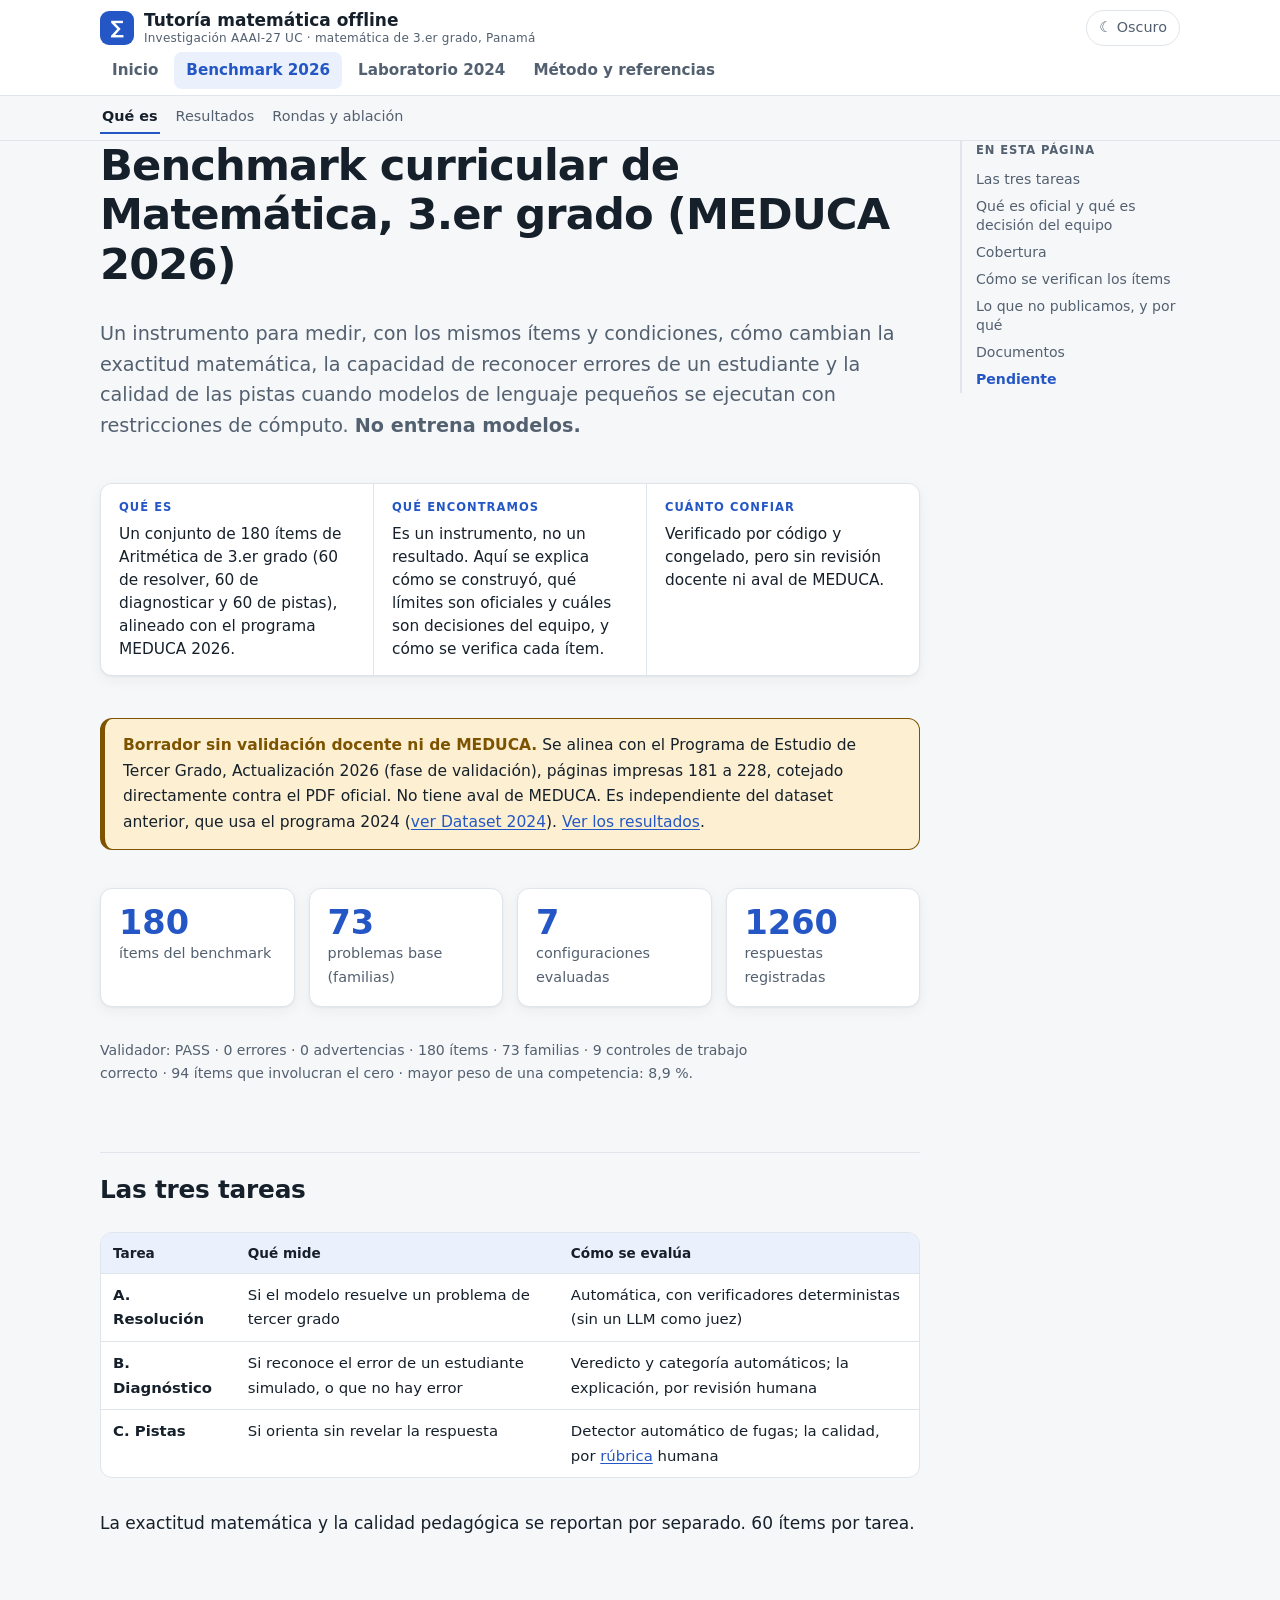
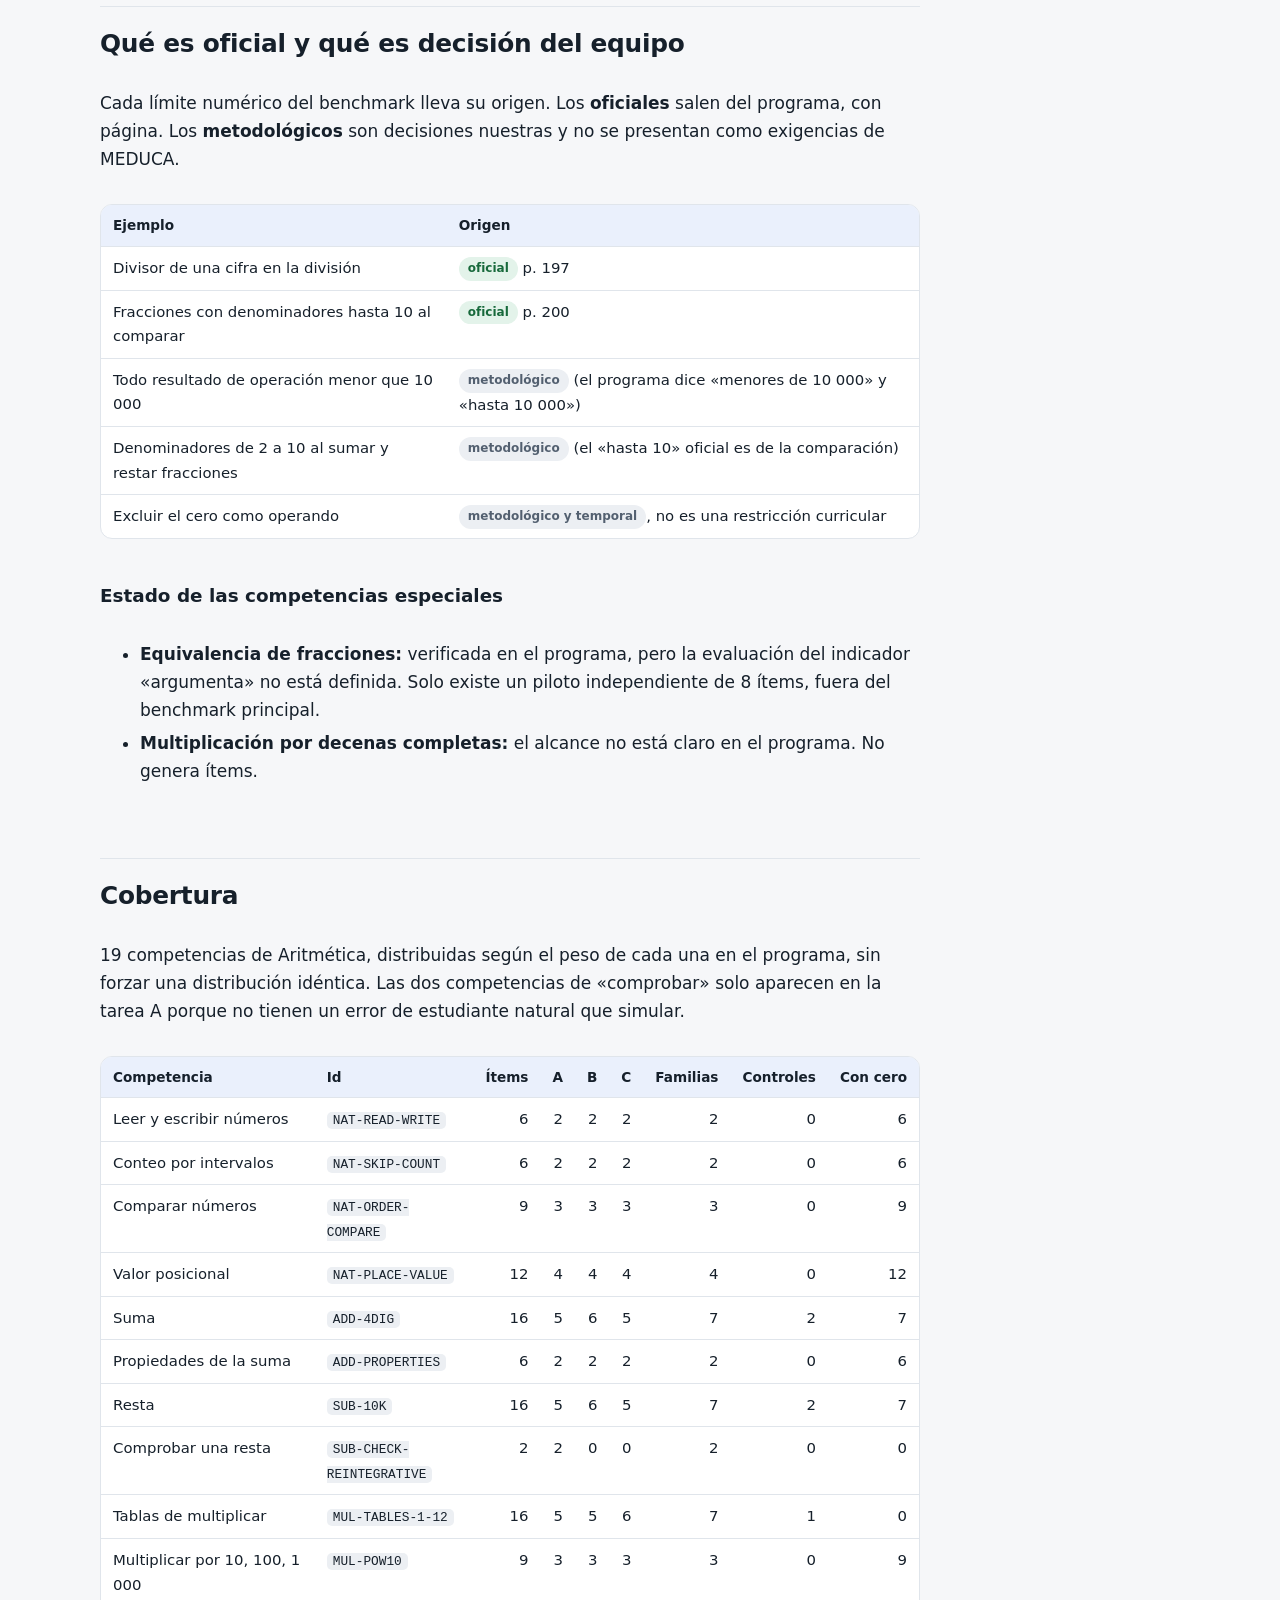
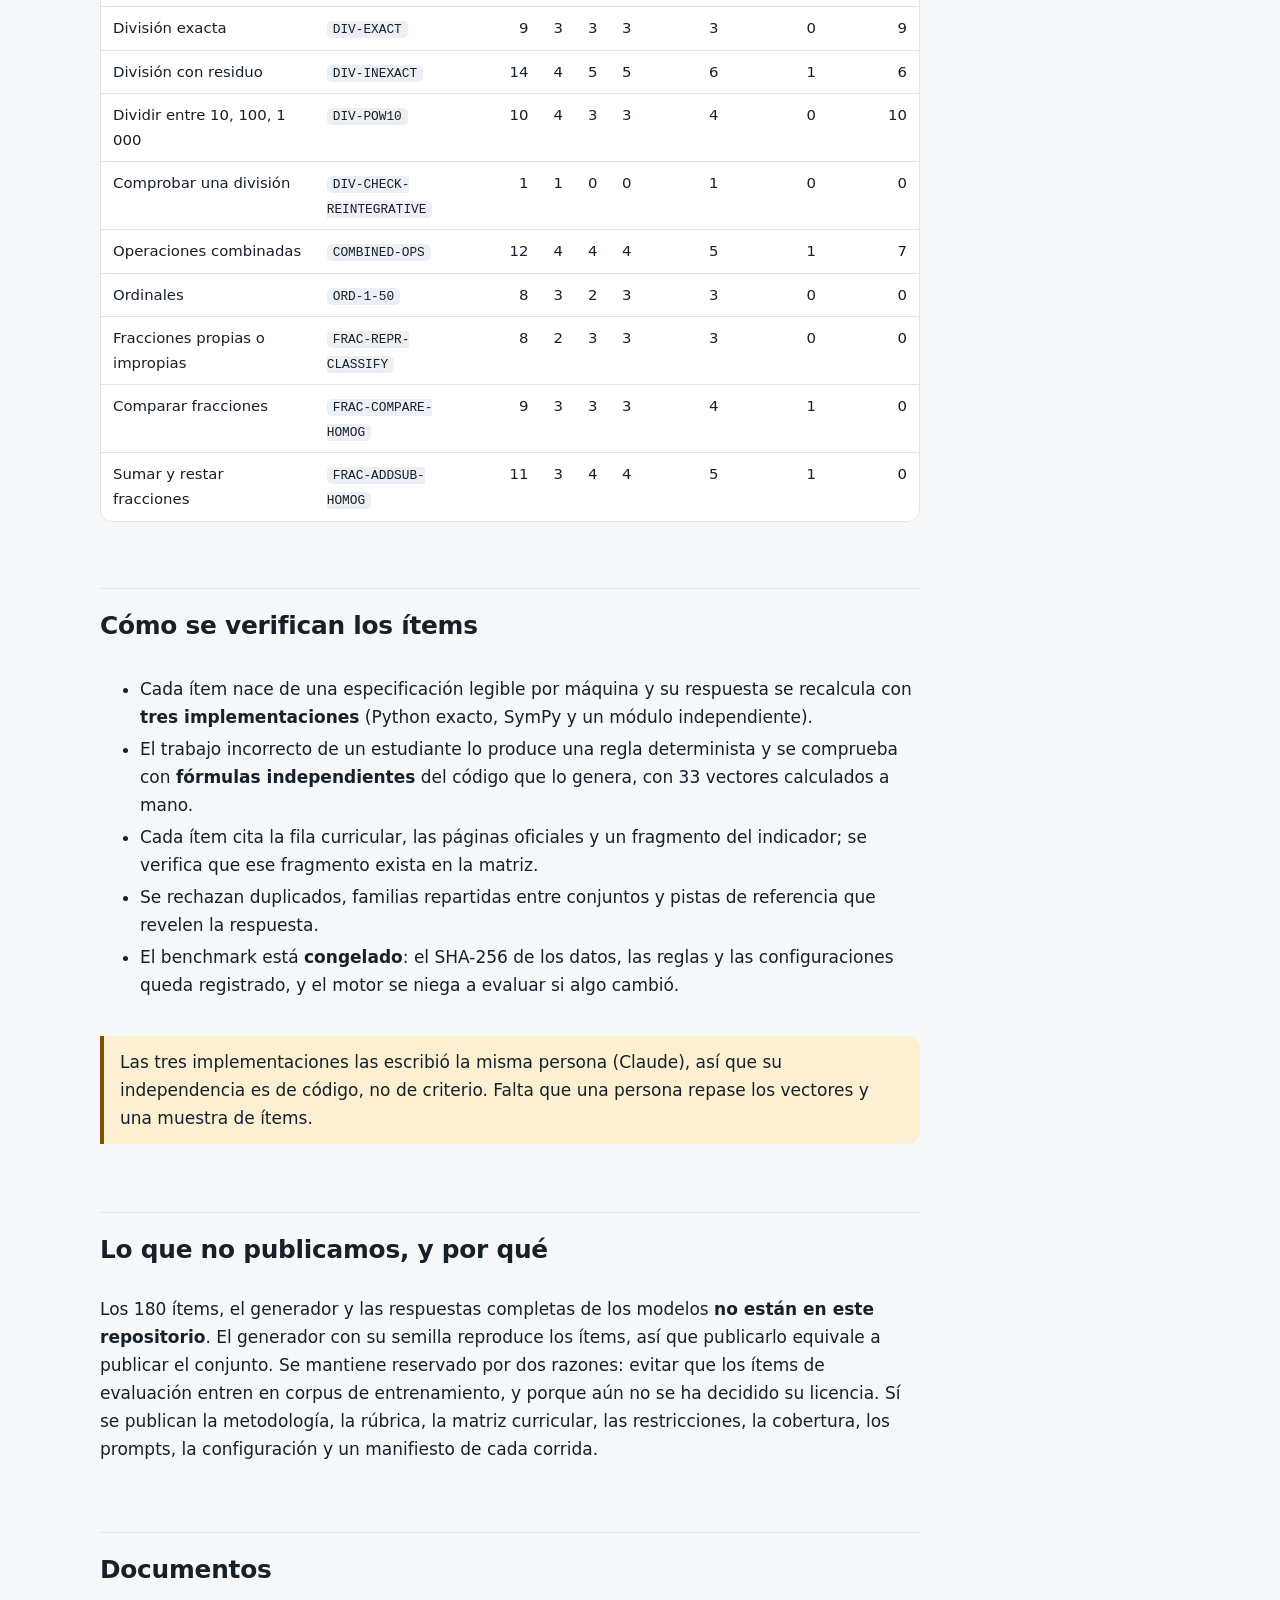
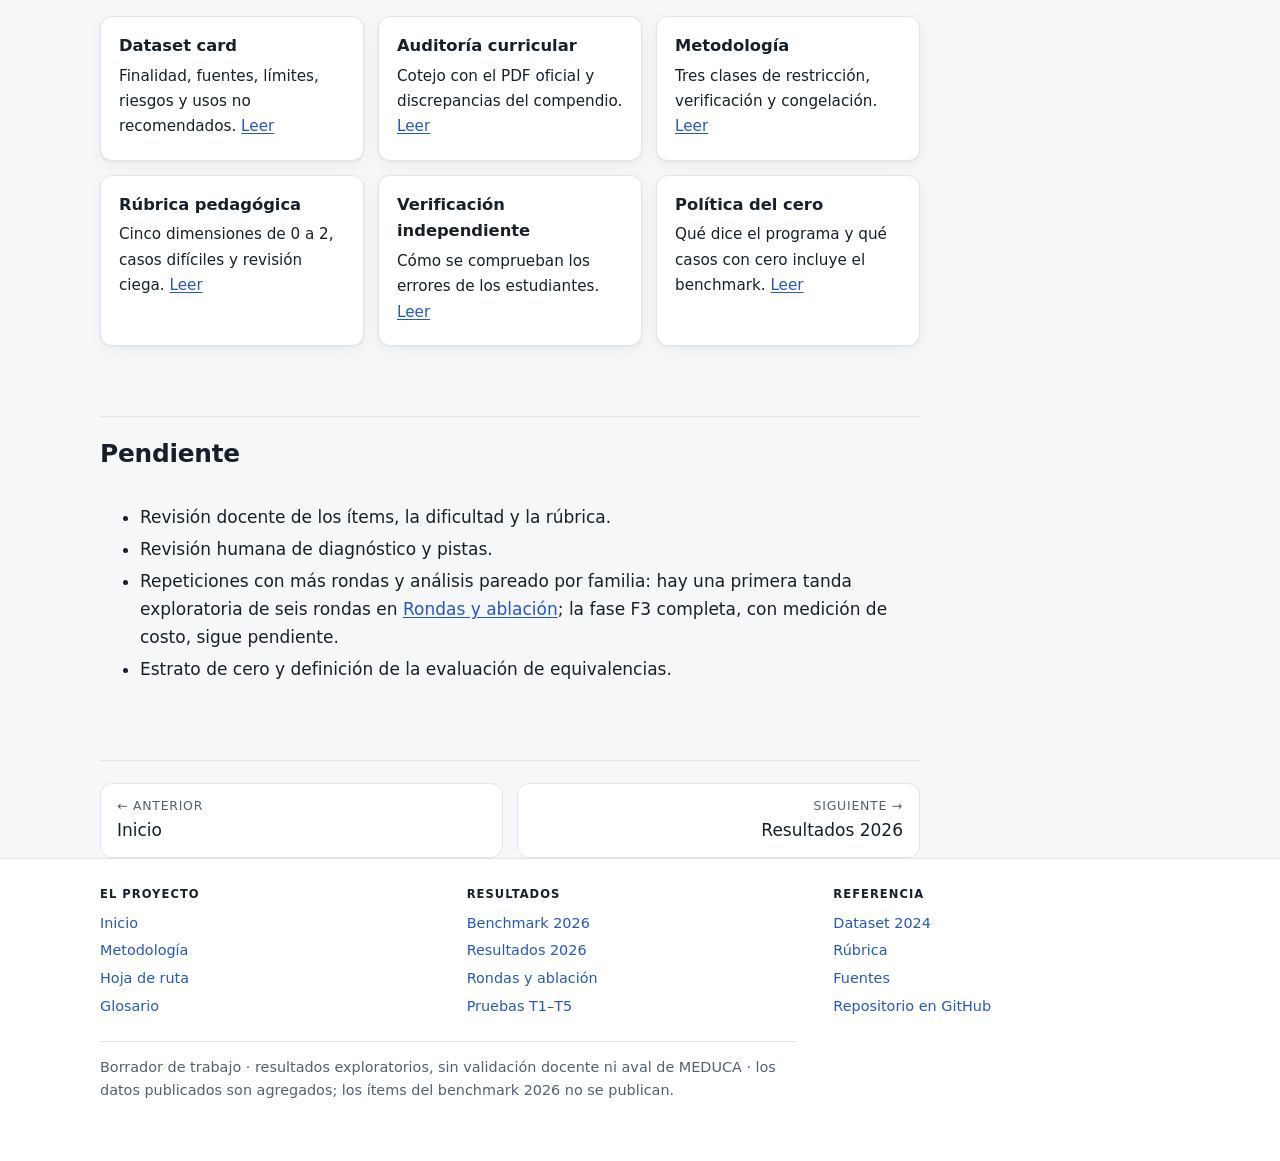
<file: benchmark.html>
<!doctype html>
<html lang="es">
<head>
<meta charset="utf-8">
<meta name="viewport" content="width=device-width, initial-scale=1">
<meta name="color-scheme" content="light dark">
<title>Benchmark 2026 · Tutoría matemática offline</title>
<meta name="description" content="Benchmark curricular de Aritmética de 3.er grado alineado con el programa MEDUCA 2026: tres tareas, trazabilidad por página y separación entre límites oficiales y metodológicos.">
<link rel="stylesheet" href="assets/style.css">
<link rel="stylesheet" href="assets/tests.css">
<link rel="stylesheet" href="assets/bench2026.css">
<script>try{var t=localStorage.getItem('theme');if(t)document.documentElement.setAttribute('data-theme',t)}catch(e){}</script>
</head>
<body>
<header class="site">
  <a class="skip" href="#contenido">Saltar al contenido</a>
  <div class="wrap topbar">
    <a class="brand" href="index.html"><span class="mark" aria-hidden="true">∑</span><span>Tutoría matemática offline<small>Investigación AAAI-27 UC · matemática de 3.er grado, Panamá</small></span></a>
    <button class="theme-toggle" type="button" aria-label="Cambiar entre tema claro y oscuro">☾ Oscuro</button>
  </div>
  <nav class="sections" aria-label="Secciones"><div class="wrap"><a href="index.html">Inicio</a><a href="benchmark.html" aria-current="true">Benchmark 2026</a><a href="pruebas.html">Laboratorio 2024</a><a href="metodologia.html">Método y referencias</a></div></nav>
  <nav class="subsections" aria-label="Páginas de la sección"><div class="wrap"><a href="benchmark.html" aria-current="page">Qué es</a><a href="resultados-2026.html">Resultados</a><a href="rondas-2026.html">Rondas y ablación</a></div></nav>
</header>

<main class="wrap" id="contenido">
  <h1>Benchmark curricular de Matemática, 3.er grado (MEDUCA 2026)</h1>
  <p class="lead">Un instrumento para medir, con los mismos ítems y condiciones, cómo cambian la exactitud matemática, la capacidad de reconocer errores de un estudiante y la calidad de las pistas cuando modelos de lenguaje pequeños se ejecutan con restricciones de cómputo. <strong>No entrena modelos.</strong></p>
  <div class="tldr" aria-label="En breve"><div><div class="h">Qué es</div><p>Un conjunto de 180 ítems de Aritmética de 3.er grado (60 de resolver, 60 de diagnosticar y 60 de pistas), alineado con el programa MEDUCA 2026.</p></div><div><div class="h">Qué encontramos</div><p>Es un instrumento, no un resultado. Aquí se explica cómo se construyó, qué límites son oficiales y cuáles son decisiones del equipo, y cómo se verifica cada ítem.</p></div><div><div class="h">Cuánto confiar</div><p>Verificado por código y congelado, pero sin revisión docente ni aval de MEDUCA.</p></div></div>
  <div class="banner"><strong>Borrador sin validación docente ni de MEDUCA.</strong> Se alinea con el Programa de Estudio de Tercer Grado, Actualización 2026 (fase de validación), páginas impresas 181 a 228, cotejado directamente contra el PDF oficial. No tiene aval de MEDUCA. Es independiente del dataset anterior, que usa el programa 2024 (<a href="dataset.html">ver Dataset 2024</a>). <a href="resultados-2026.html">Ver los resultados</a>.</div>

  <div class="grid" id="b-kpis"></div>
  <p class="count" id="b-validation"></p>

  <h2>Las tres tareas</h2>
  <div class="table-wrap"><table>
    <thead><tr><th>Tarea</th><th>Qué mide</th><th>Cómo se evalúa</th></tr></thead>
    <tbody>
      <tr><td><strong>A. Resolución</strong></td><td>Si el modelo resuelve un problema de tercer grado</td><td>Automática, con verificadores deterministas (sin un LLM como juez)</td></tr>
      <tr><td><strong>B. Diagnóstico</strong></td><td>Si reconoce el error de un estudiante simulado, o que no hay error</td><td>Veredicto y categoría automáticos; la explicación, por revisión humana</td></tr>
      <tr><td><strong>C. Pistas</strong></td><td>Si orienta sin revelar la respuesta</td><td>Detector automático de fugas; la calidad, por <a href="rubrica.html">rúbrica</a> humana</td></tr>
    </tbody>
  </table></div>
  <p>La exactitud matemática y la calidad pedagógica se reportan por separado. 60 ítems por tarea.</p>

  <h2>Qué es oficial y qué es decisión del equipo</h2>
  <p>Cada límite numérico del benchmark lleva su origen. Los <strong>oficiales</strong> salen del programa, con página. Los <strong>metodológicos</strong> son decisiones nuestras y no se presentan como exigencias de MEDUCA.</p>
  <div class="table-wrap"><table>
    <thead><tr><th>Ejemplo</th><th>Origen</th></tr></thead>
    <tbody>
      <tr><td>Divisor de una cifra en la división</td><td><span class="badge b-ok">oficial</span> p. 197</td></tr>
      <tr><td>Fracciones con denominadores hasta 10 al comparar</td><td><span class="badge b-ok">oficial</span> p. 200</td></tr>
      <tr><td>Todo resultado de operación menor que 10 000</td><td><span class="badge b-pend">metodológico</span> (el programa dice «menores de 10 000» y «hasta 10 000»)</td></tr>
      <tr><td>Denominadores de 2 a 10 al sumar y restar fracciones</td><td><span class="badge b-pend">metodológico</span> (el «hasta 10» oficial es de la comparación)</td></tr>
      <tr><td>Excluir el cero como operando</td><td><span class="badge b-pend">metodológico y temporal</span>, no es una restricción curricular</td></tr>
    </tbody>
  </table></div>
  <h3>Estado de las competencias especiales</h3>
  <ul>
    <li><strong>Equivalencia de fracciones:</strong> verificada en el programa, pero la evaluación del indicador «argumenta» no está definida. Solo existe un piloto independiente de 8 ítems, fuera del benchmark principal.</li>
    <li><strong>Multiplicación por decenas completas:</strong> el alcance no está claro en el programa. No genera ítems.</li>
  </ul>

  <h2>Cobertura</h2>
  <p>19 competencias de Aritmética, distribuidas según el peso de cada una en el programa, sin forzar una distribución idéntica. Las dos competencias de «comprobar» solo aparecen en la tarea A porque no tienen un error de estudiante natural que simular.</p>
  <div id="b-coverage"></div>

  <h2>Cómo se verifican los ítems</h2>
  <ul>
    <li>Cada ítem nace de una especificación legible por máquina y su respuesta se recalcula con <strong>tres implementaciones</strong> (Python exacto, SymPy y un módulo independiente).</li>
    <li>El trabajo incorrecto de un estudiante lo produce una regla determinista y se comprueba con <strong>fórmulas independientes</strong> del código que lo genera, con 33 vectores calculados a mano.</li>
    <li>Cada ítem cita la fila curricular, las páginas oficiales y un fragmento del indicador; se verifica que ese fragmento exista en la matriz.</li>
    <li>Se rechazan duplicados, familias repartidas entre conjuntos y pistas de referencia que revelen la respuesta.</li>
    <li>El benchmark está <strong>congelado</strong>: el SHA-256 de los datos, las reglas y las configuraciones queda registrado, y el motor se niega a evaluar si algo cambió.</li>
  </ul>
  <div class="callout warn">Las tres implementaciones las escribió la misma persona (Claude), así que su independencia es de código, no de criterio. Falta que una persona repase los vectores y una muestra de ítems.</div>

  <h2>Lo que no publicamos, y por qué</h2>
  <p>Los 180 ítems, el generador y las respuestas completas de los modelos <strong>no están en este repositorio</strong>. El generador con su semilla reproduce los ítems, así que publicarlo equivale a publicar el conjunto. Se mantiene reservado por dos razones: evitar que los ítems de evaluación entren en corpus de entrenamiento, y porque aún no se ha decidido su licencia. Sí se publican la metodología, la rúbrica, la matriz curricular, las restricciones, la cobertura, los prompts, la configuración y un manifiesto de cada corrida.</p>

  <h2>Documentos</h2>
  <div class="grid">
    <div class="card"><h3>Dataset card</h3><p>Finalidad, fuentes, límites, riesgos y usos no recomendados. <a href="https://github.com/Carlos09Or/Math_Project_LLM/blob/main/benchmark2026/docs/dataset_card.md">Leer</a></p></div>
    <div class="card"><h3>Auditoría curricular</h3><p>Cotejo con el PDF oficial y discrepancias del compendio. <a href="https://github.com/Carlos09Or/Math_Project_LLM/blob/main/benchmark2026/docs/curricular_audit.md">Leer</a></p></div>
    <div class="card"><h3>Metodología</h3><p>Tres clases de restricción, verificación y congelación. <a href="https://github.com/Carlos09Or/Math_Project_LLM/blob/main/benchmark2026/docs/methodology.md">Leer</a></p></div>
    <div class="card"><h3>Rúbrica pedagógica</h3><p>Cinco dimensiones de 0 a 2, casos difíciles y revisión ciega. <a href="https://github.com/Carlos09Or/Math_Project_LLM/blob/main/benchmark2026/docs/pedagogical_rubric.md">Leer</a></p></div>
    <div class="card"><h3>Verificación independiente</h3><p>Cómo se comprueban los errores de los estudiantes. <a href="https://github.com/Carlos09Or/Math_Project_LLM/blob/main/benchmark2026/docs/manual_verification.md">Leer</a></p></div>
    <div class="card"><h3>Política del cero</h3><p>Qué dice el programa y qué casos con cero incluye el benchmark. <a href="https://github.com/Carlos09Or/Math_Project_LLM/blob/main/benchmark2026/docs/zero_policy.md">Leer</a></p></div>
  </div>

  <h2>Pendiente</h2>
  <ul>
    <li>Revisión docente de los ítems, la dificultad y la rúbrica.</li>
    <li>Revisión humana de diagnóstico y pistas.</li>
    <li>Repeticiones con más rondas y análisis pareado por familia: hay una primera tanda exploratoria de seis rondas en <a href="rondas-2026.html">Rondas y ablación</a>; la fase F3 completa, con medición de costo, sigue pendiente.</li>
    <li>Estrato de cero y definición de la evaluación de equivalencias.</li>
  </ul>
</main>

<footer class="site"><div class="wrap">
  <div class="cols">
    <div><div class="h">El proyecto</div><a href="index.html">Inicio</a><a href="metodologia.html">Metodología</a><a href="hoja-de-ruta.html">Hoja de ruta</a><a href="glosario.html">Glosario</a></div>
    <div><div class="h">Resultados</div><a href="benchmark.html">Benchmark 2026</a><a href="resultados-2026.html">Resultados 2026</a><a href="rondas-2026.html">Rondas y ablación</a><a href="pruebas.html">Pruebas T1–T5</a></div>
    <div><div class="h">Referencia</div><a href="dataset.html">Dataset 2024</a><a href="rubrica.html">Rúbrica</a><a href="fuentes.html">Fuentes</a><a href="https://github.com/Carlos09Or/Math_Project_LLM">Repositorio en GitHub</a></div>
  </div>
  <p class="legal">Borrador de trabajo · resultados exploratorios, sin validación docente ni aval de MEDUCA · los datos publicados son agregados; los ítems del benchmark 2026 no se publican.</p>
</div></footer>
<script src="assets/data/benchmark2026.js"></script>
<script src="assets/bench2026.js"></script>
<script src="assets/shell.js"></script>
</body>
</html>
</file>
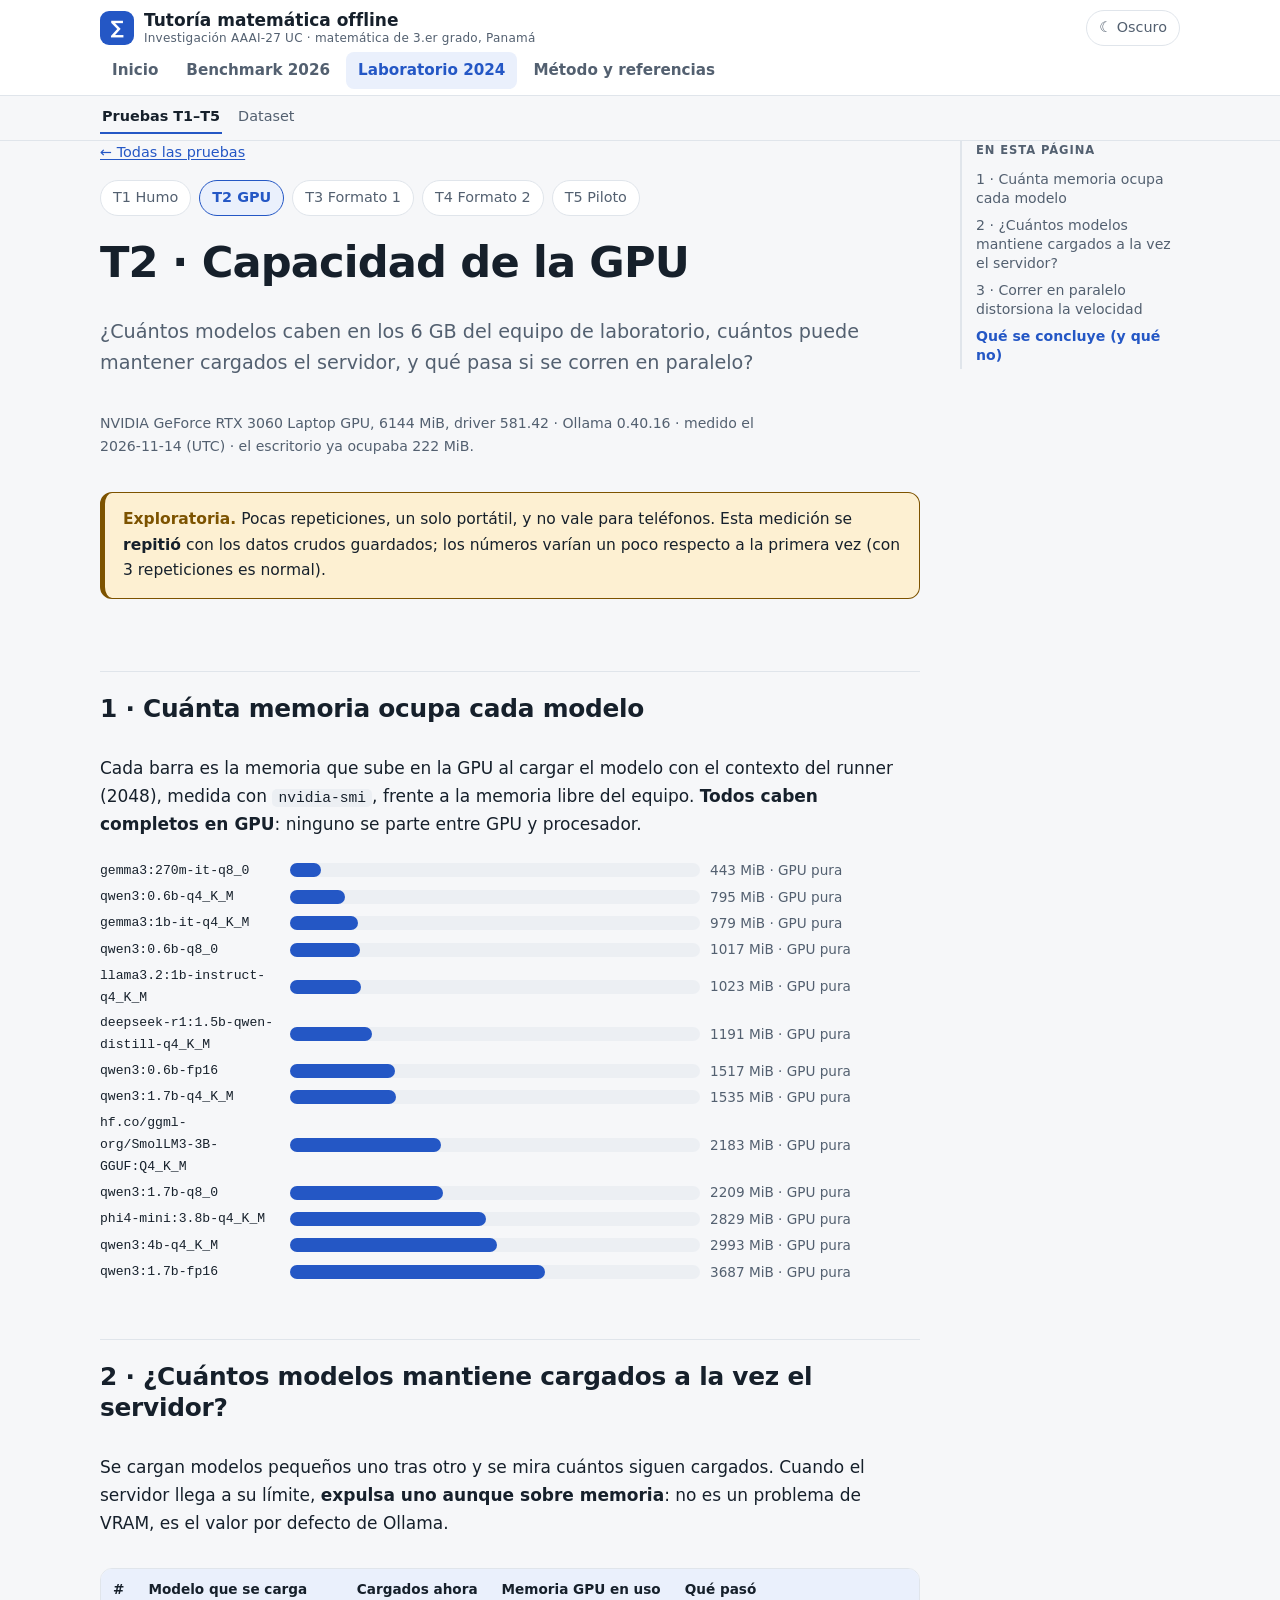
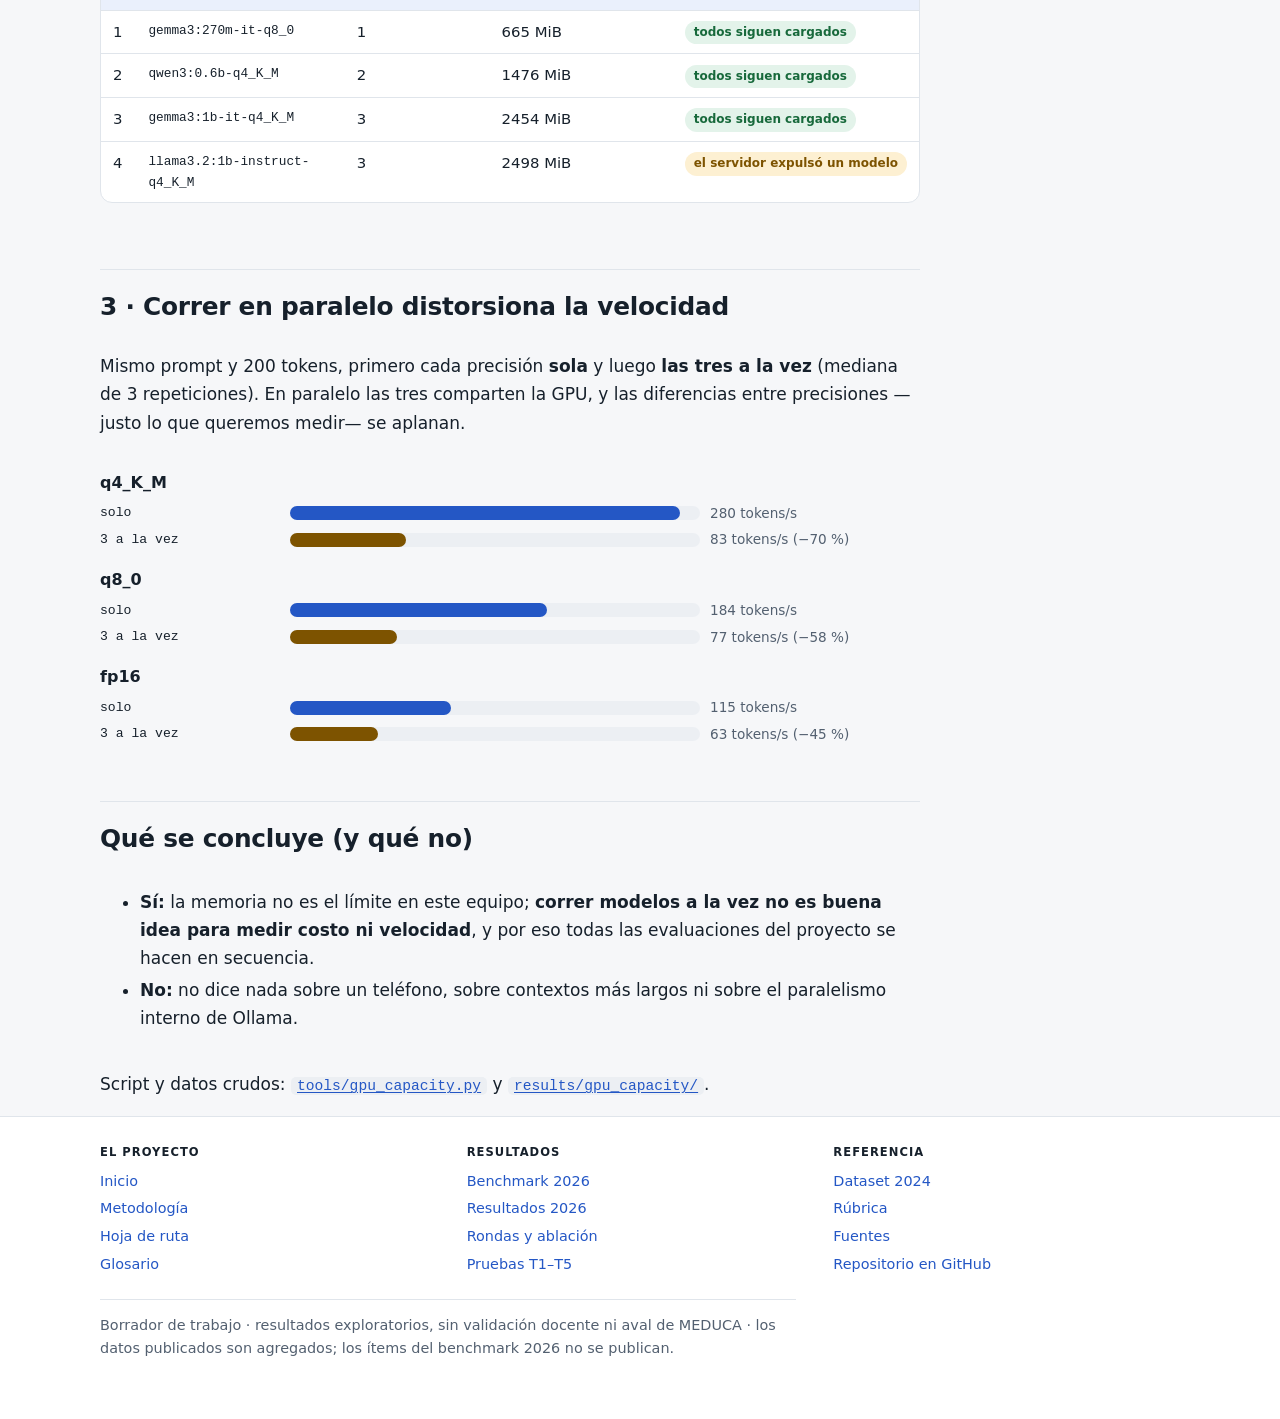
<file: capacidad-gpu.html>
<!doctype html>
<html lang="es">
<head>
<meta charset="utf-8">
<meta name="viewport" content="width=device-width, initial-scale=1">
<meta name="color-scheme" content="light dark">
<title>Capacidad de la GPU · Tutoría matemática offline</title>
<meta name="description" content="Cuánta memoria ocupa cada modelo en la GPU de 6 GB, cuántos mantiene cargados el servidor y qué pasa con la velocidad al correr en paralelo.">
<link rel="stylesheet" href="assets/style.css">
<link rel="stylesheet" href="assets/tests.css">
<script>try{var t=localStorage.getItem('theme');if(t)document.documentElement.setAttribute('data-theme',t)}catch(e){}</script>
</head>
<body>
<header class="site">
  <a class="skip" href="#contenido">Saltar al contenido</a>
  <div class="wrap topbar">
    <a class="brand" href="index.html"><span class="mark" aria-hidden="true">∑</span><span>Tutoría matemática offline<small>Investigación AAAI-27 UC · matemática de 3.er grado, Panamá</small></span></a>
    <button class="theme-toggle" type="button" aria-label="Cambiar entre tema claro y oscuro">☾ Oscuro</button>
  </div>
  <nav class="sections" aria-label="Secciones"><div class="wrap"><a href="index.html">Inicio</a><a href="benchmark.html">Benchmark 2026</a><a href="pruebas.html" aria-current="true">Laboratorio 2024</a><a href="metodologia.html">Método y referencias</a></div></nav>
  <nav class="subsections" aria-label="Páginas de la sección"><div class="wrap"><a href="pruebas.html" aria-current="page">Pruebas T1–T5</a><a href="dataset.html">Dataset</a></div></nav>
</header>

<main class="wrap" id="contenido">
  <p class="crumb"><a href="pruebas.html">← Todas las pruebas</a></p>
  <div class="subnav" aria-label="Pruebas">
    <a href="resultados.html">T1 Humo</a><a href="capacidad-gpu.html" aria-current="page">T2 GPU</a><a href="ajuste-formato.html#ronda-1">T3 Formato 1</a><a href="ajuste-formato.html#ronda-2">T4 Formato 2</a><a href="piloto.html">T5 Piloto</a>
  </div>
  <h1>T2 · Capacidad de la GPU</h1>
  <p class="lead">¿Cuántos modelos caben en los 6 GB del equipo de laboratorio, cuántos puede mantener cargados el servidor, y qué pasa si se corren en paralelo?</p>
  <p class="count" id="gpu-meta"></p>
  <div class="banner"><strong>Exploratoria.</strong> Pocas repeticiones, un solo portátil, y no vale para teléfonos. Esta medición se <strong>repitió</strong> con los datos crudos guardados; los números varían un poco respecto a la primera vez (con 3 repeticiones es normal).</div>

  <h2>1 · Cuánta memoria ocupa cada modelo</h2>
  <p>Cada barra es la memoria que sube en la GPU al cargar el modelo con el contexto del runner (2048), medida con <code>nvidia-smi</code>, frente a la memoria libre del equipo. <strong>Todos caben completos en GPU</strong>: ninguno se parte entre GPU y procesador.</p>
  <div class="bars" id="gpu-foot"></div>

  <h2>2 · ¿Cuántos modelos mantiene cargados a la vez el servidor?</h2>
  <p>Se cargan modelos pequeños uno tras otro y se mira cuántos siguen cargados. Cuando el servidor llega a su límite, <strong>expulsa uno aunque sobre memoria</strong>: no es un problema de VRAM, es el valor por defecto de Ollama.</p>
  <div class="table-wrap"><table id="gpu-coload"><thead><tr><th>#</th><th>Modelo que se carga</th><th>Cargados ahora</th><th>Memoria GPU en uso</th><th>Qué pasó</th></tr></thead></table></div>

  <h2>3 · Correr en paralelo distorsiona la velocidad</h2>
  <p>Mismo prompt y 200 tokens, primero cada precisión <strong>sola</strong> y luego <strong>las tres a la vez</strong> (mediana de 3 repeticiones). En paralelo las tres comparten la GPU, y las diferencias entre precisiones —justo lo que queremos medir— se aplanan.</p>
  <div class="bars" id="gpu-conc"></div>

  <h2>Qué se concluye (y qué no)</h2>
  <ul>
    <li><strong>Sí:</strong> la memoria no es el límite en este equipo; <strong>correr modelos a la vez no es buena idea para medir costo ni velocidad</strong>, y por eso todas las evaluaciones del proyecto se hacen en secuencia.</li>
    <li><strong>No:</strong> no dice nada sobre un teléfono, sobre contextos más largos ni sobre el paralelismo interno de Ollama.</li>
  </ul>
  <p>Script y datos crudos: <a href="https://github.com/Carlos09Or/Math_Project_LLM/blob/main/tools/gpu_capacity.py"><code>tools/gpu_capacity.py</code></a> y <a href="https://github.com/Carlos09Or/Math_Project_LLM/tree/main/results/gpu_capacity"><code>results/gpu_capacity/</code></a>.</p>
</main>

<footer class="site"><div class="wrap">
  <div class="cols">
    <div><div class="h">El proyecto</div><a href="index.html">Inicio</a><a href="metodologia.html">Metodología</a><a href="hoja-de-ruta.html">Hoja de ruta</a><a href="glosario.html">Glosario</a></div>
    <div><div class="h">Resultados</div><a href="benchmark.html">Benchmark 2026</a><a href="resultados-2026.html">Resultados 2026</a><a href="rondas-2026.html">Rondas y ablación</a><a href="pruebas.html">Pruebas T1–T5</a></div>
    <div><div class="h">Referencia</div><a href="dataset.html">Dataset 2024</a><a href="rubrica.html">Rúbrica</a><a href="fuentes.html">Fuentes</a><a href="https://github.com/Carlos09Or/Math_Project_LLM">Repositorio en GitHub</a></div>
  </div>
  <p class="legal">Borrador de trabajo · resultados exploratorios, sin validación docente ni aval de MEDUCA · los datos publicados son agregados; los ítems del benchmark 2026 no se publican.</p>
</div></footer>
<script src="assets/data/project_tests.js"></script>
<script src="assets/app.js"></script>
<script src="assets/tests.js"></script>
<script src="assets/shell.js"></script>
</body>
</html>
</file>
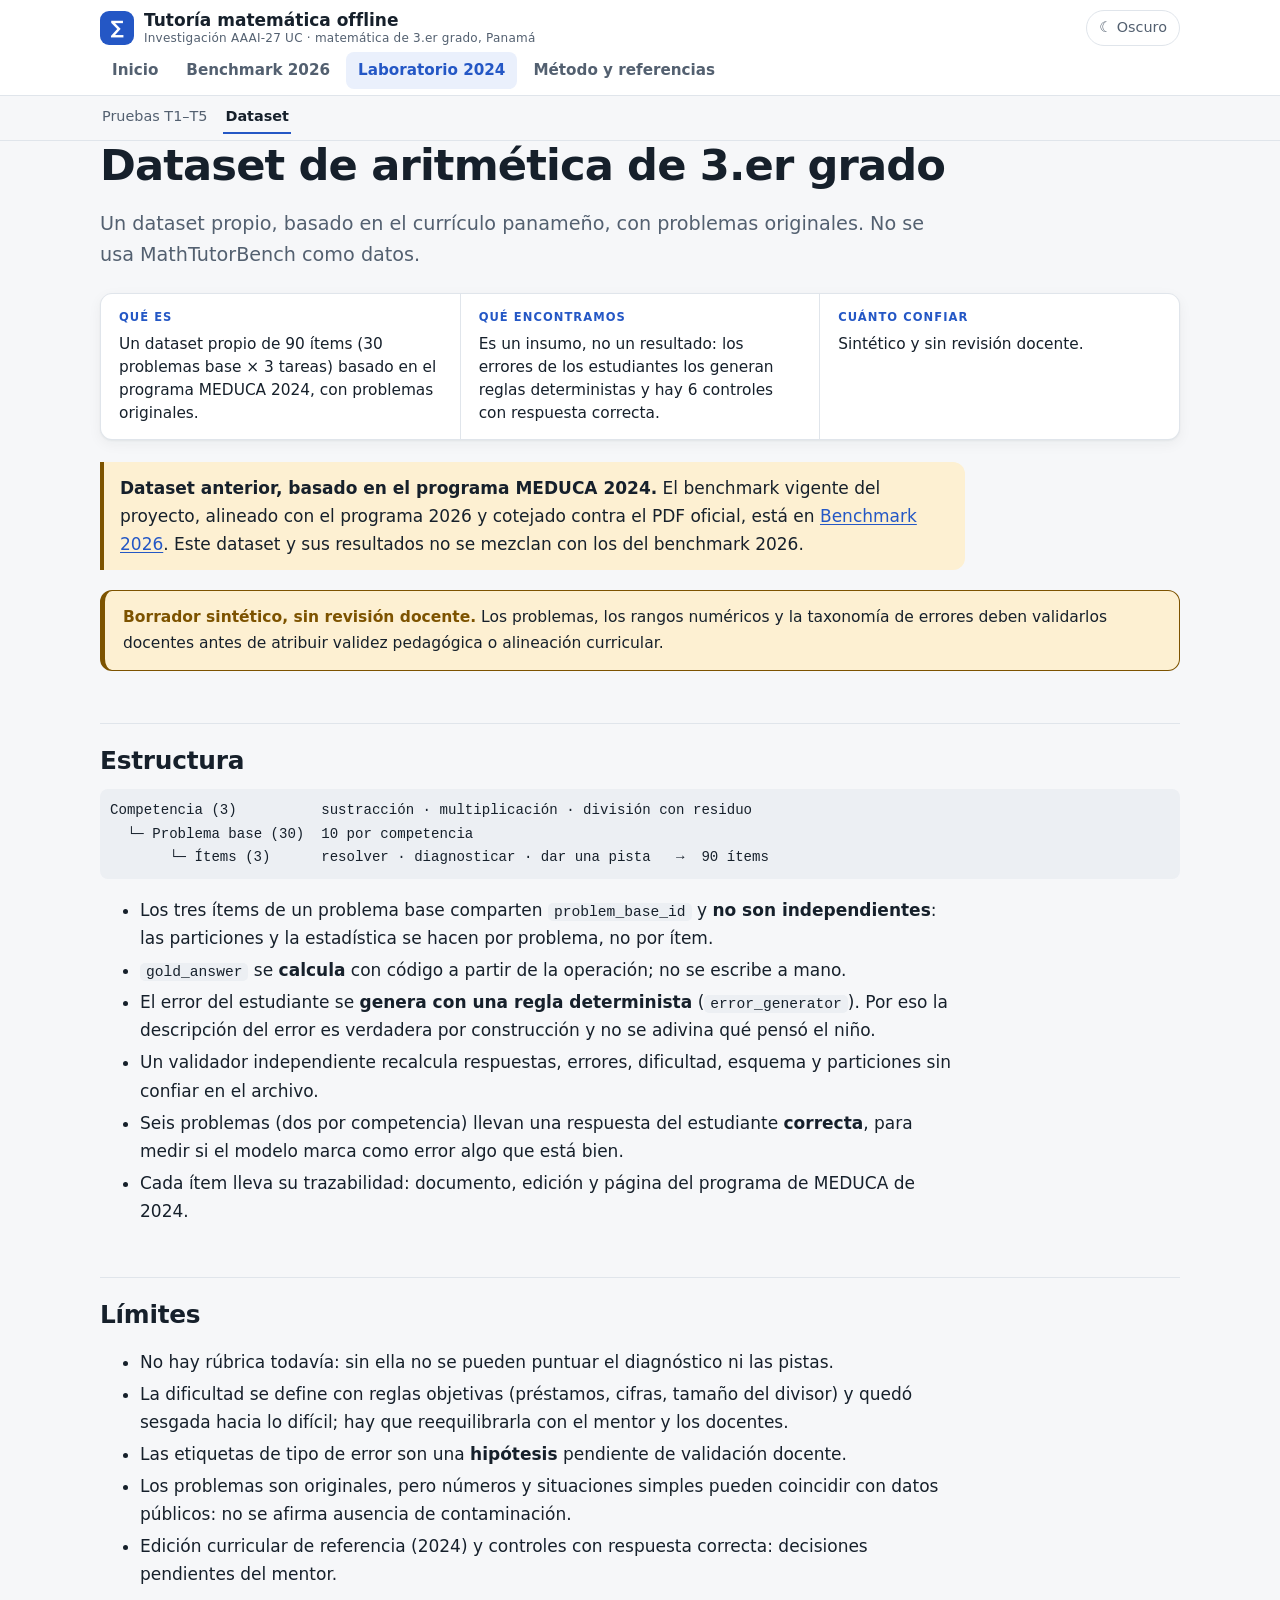
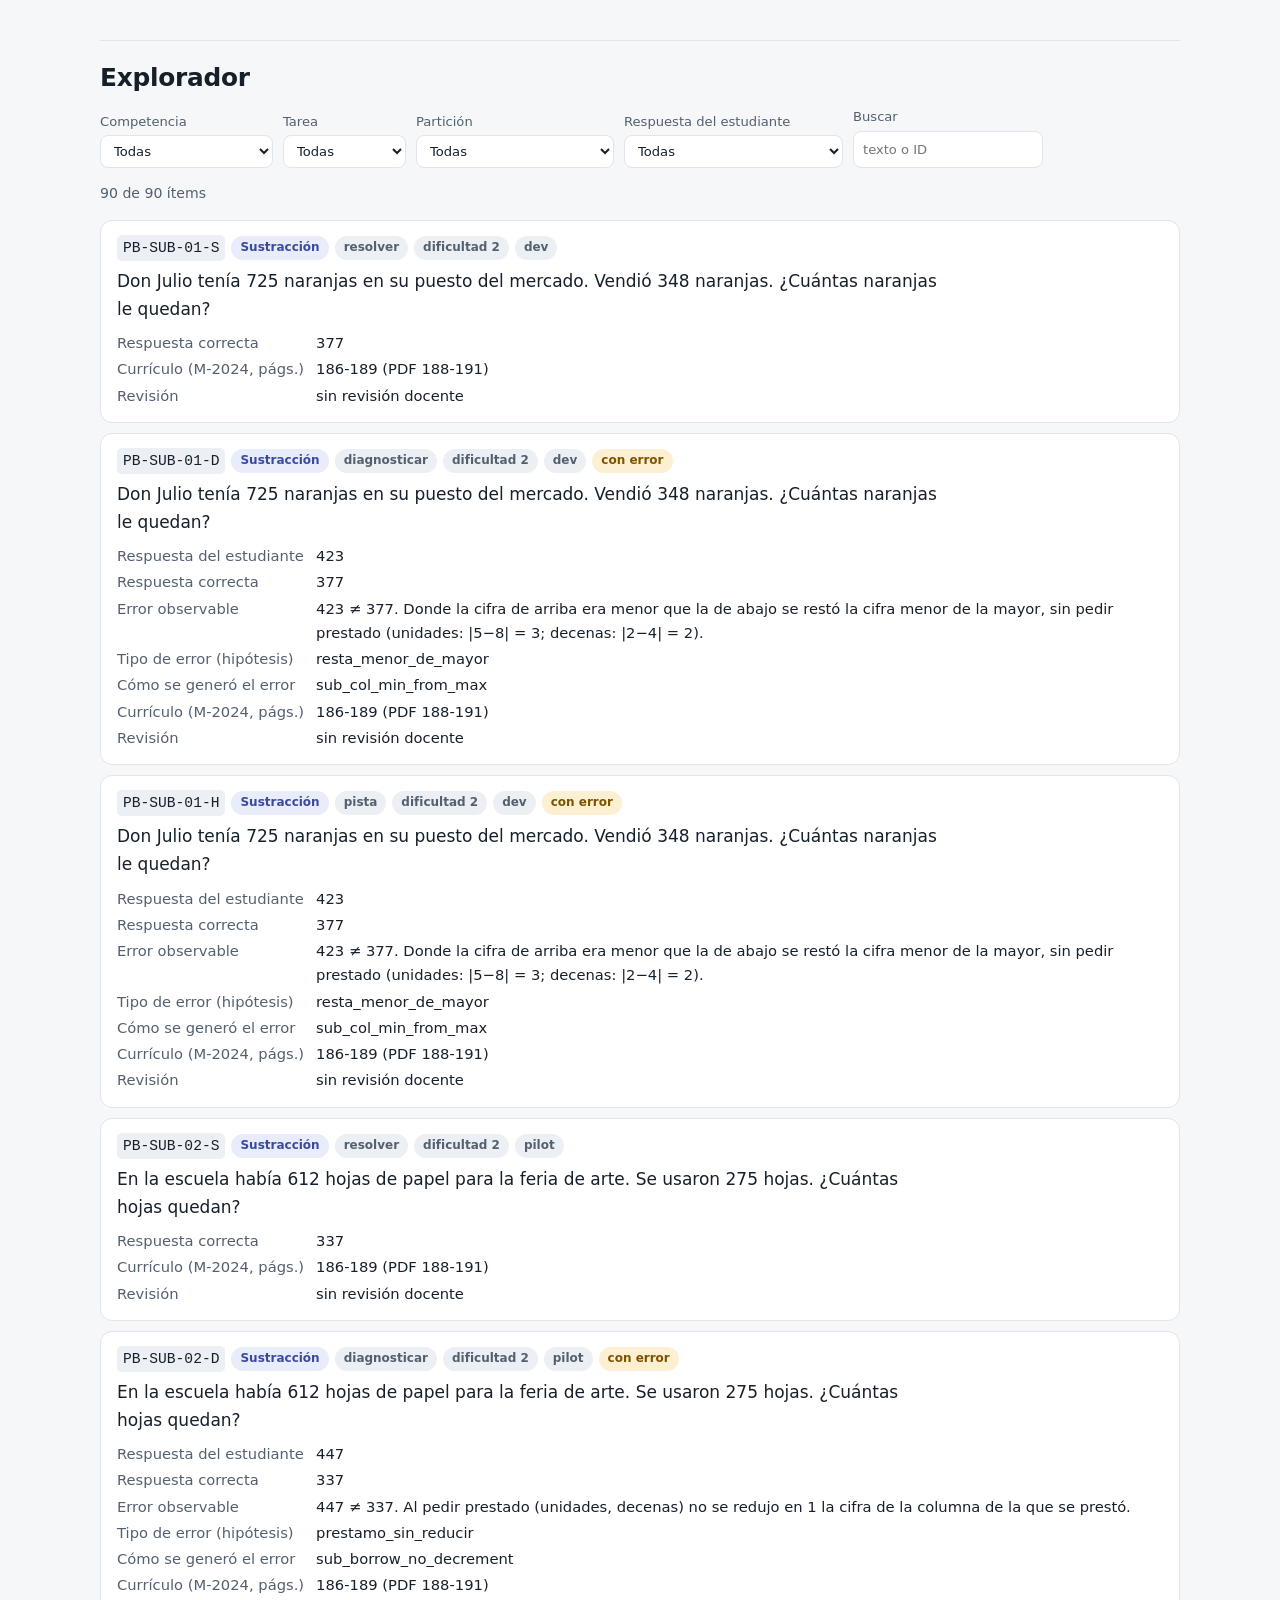
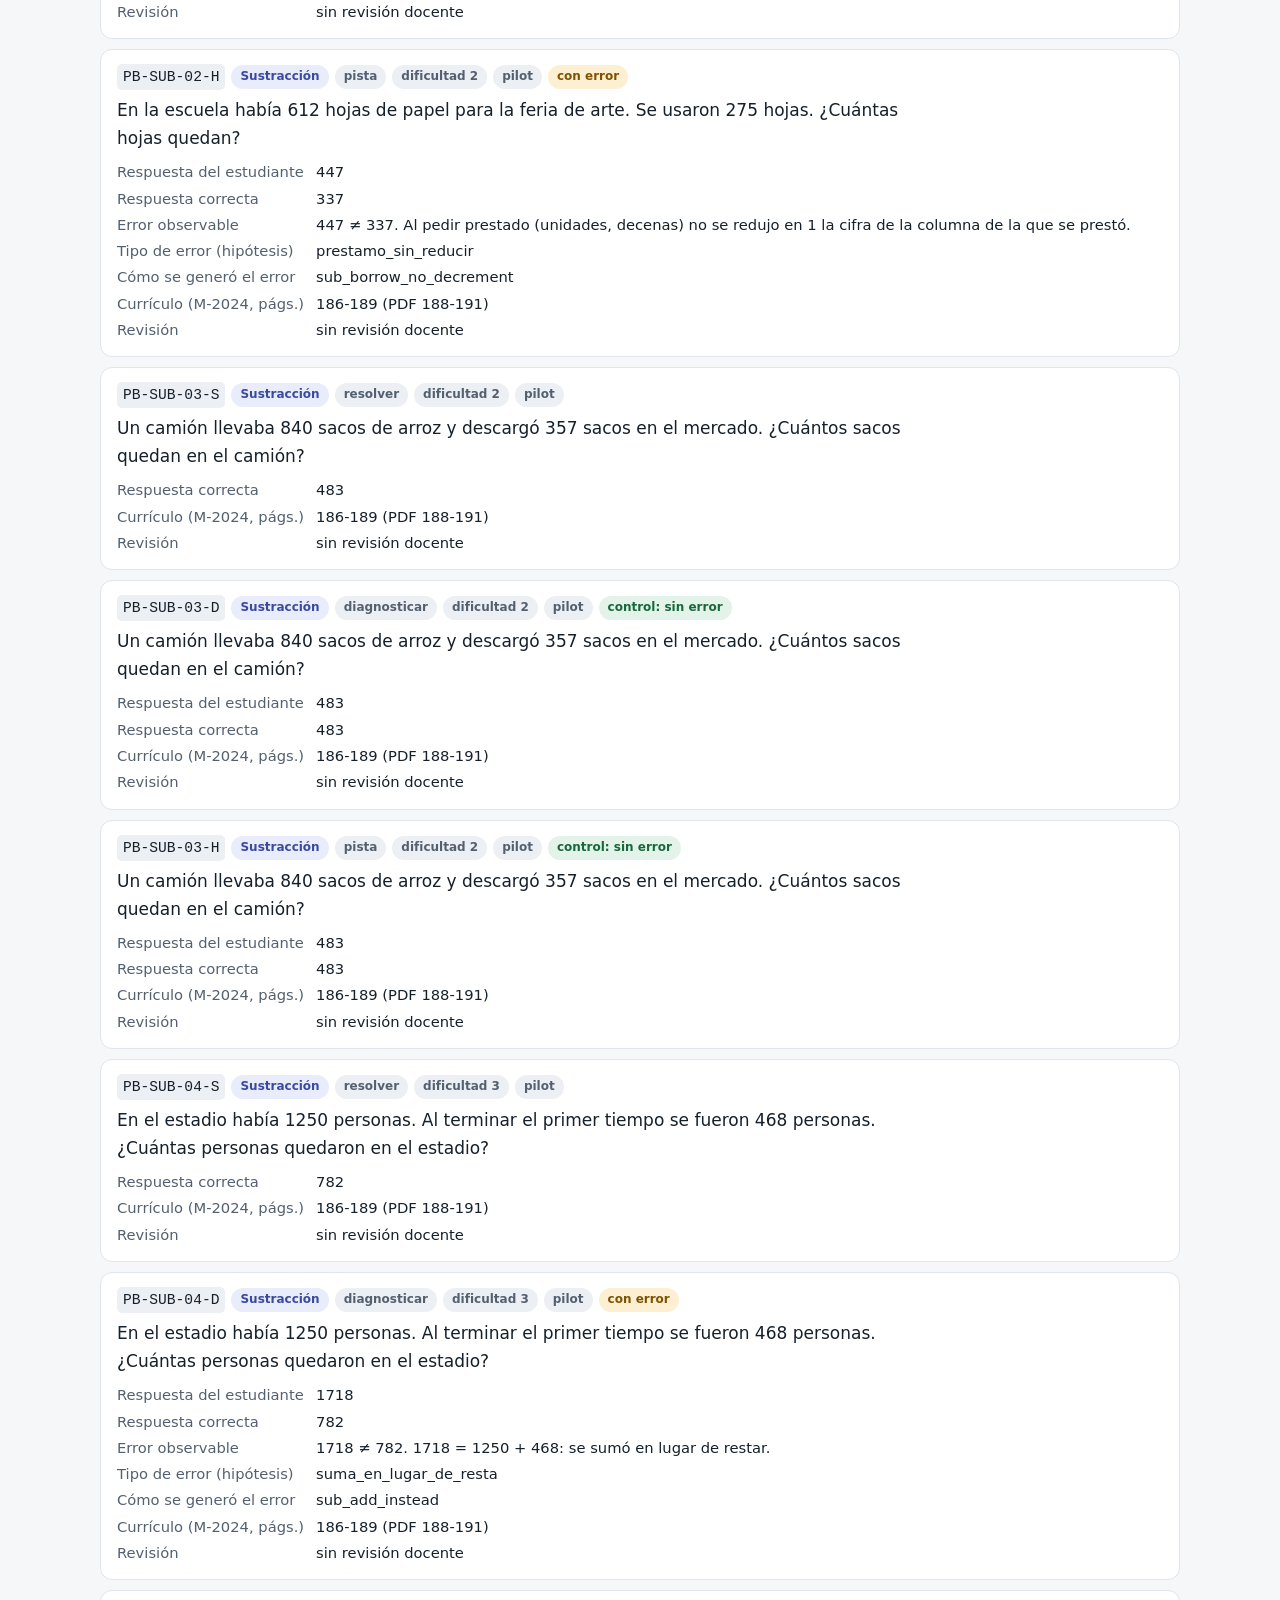
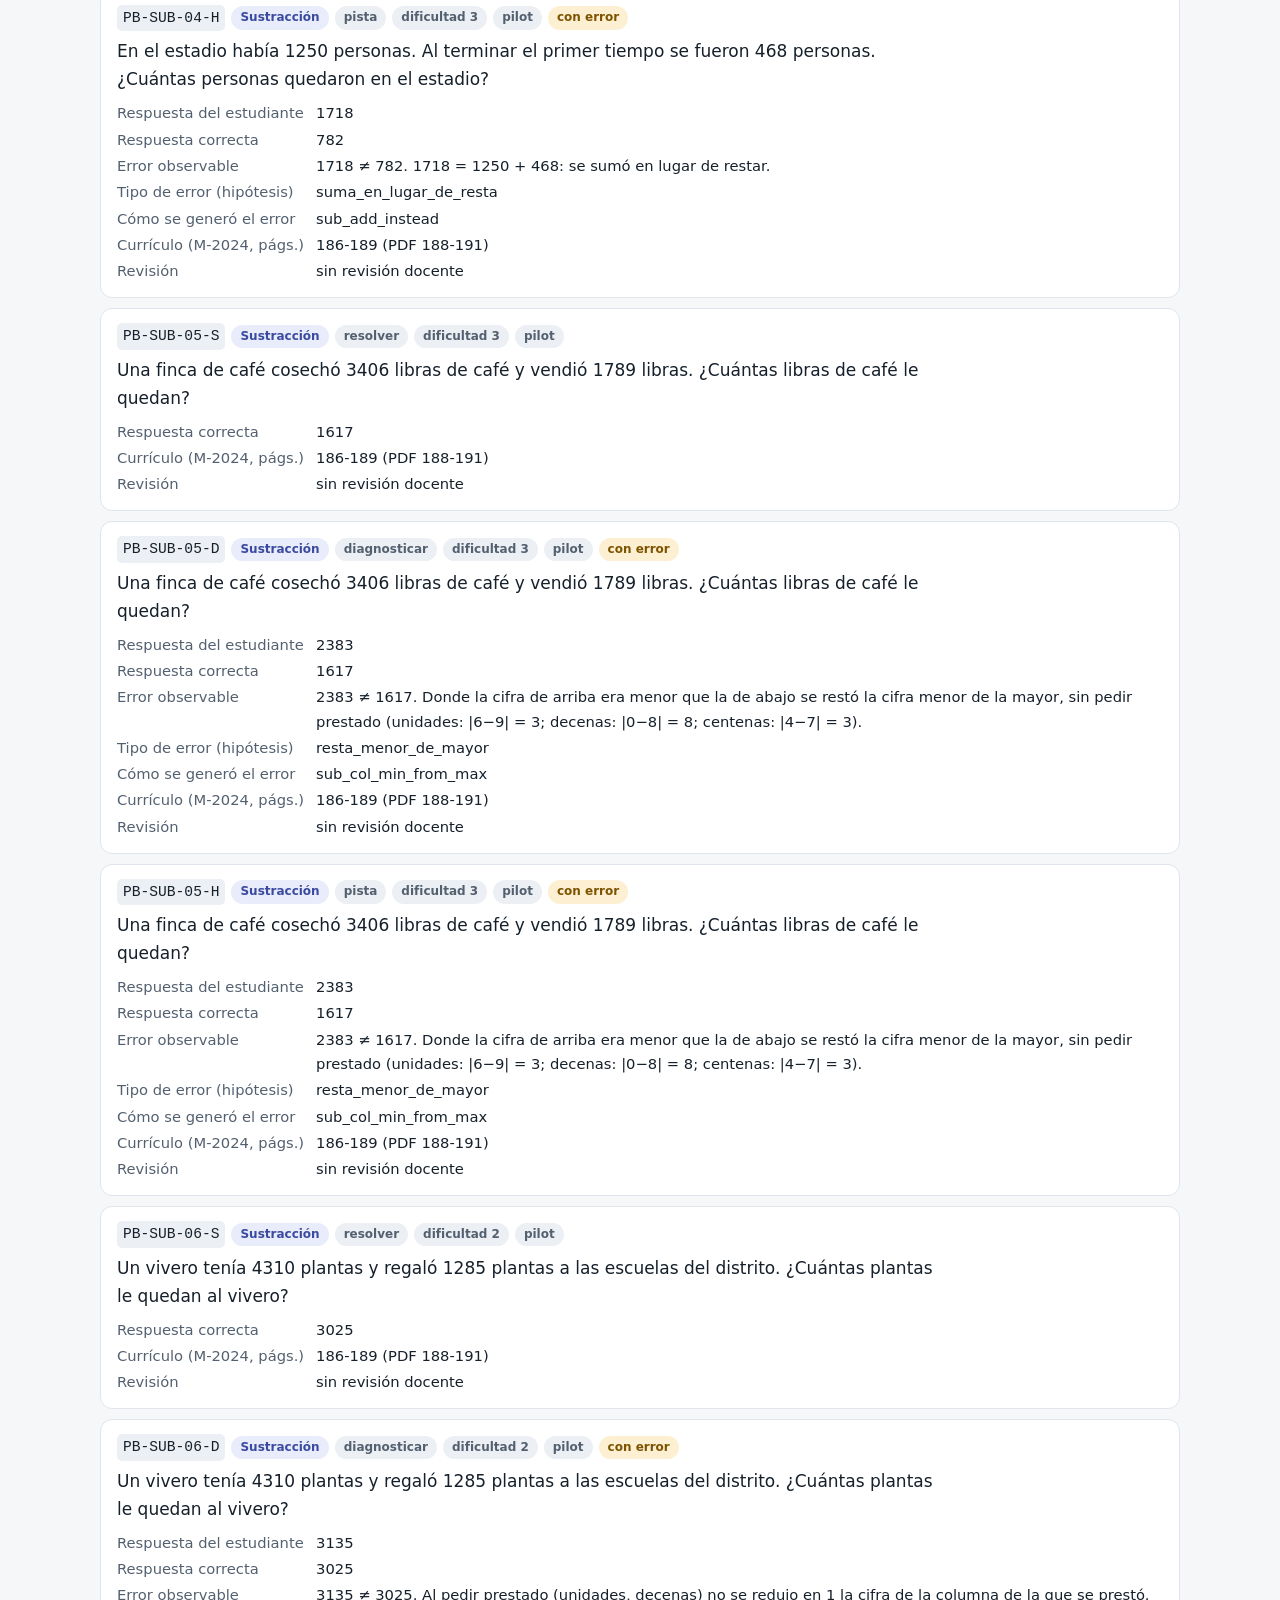
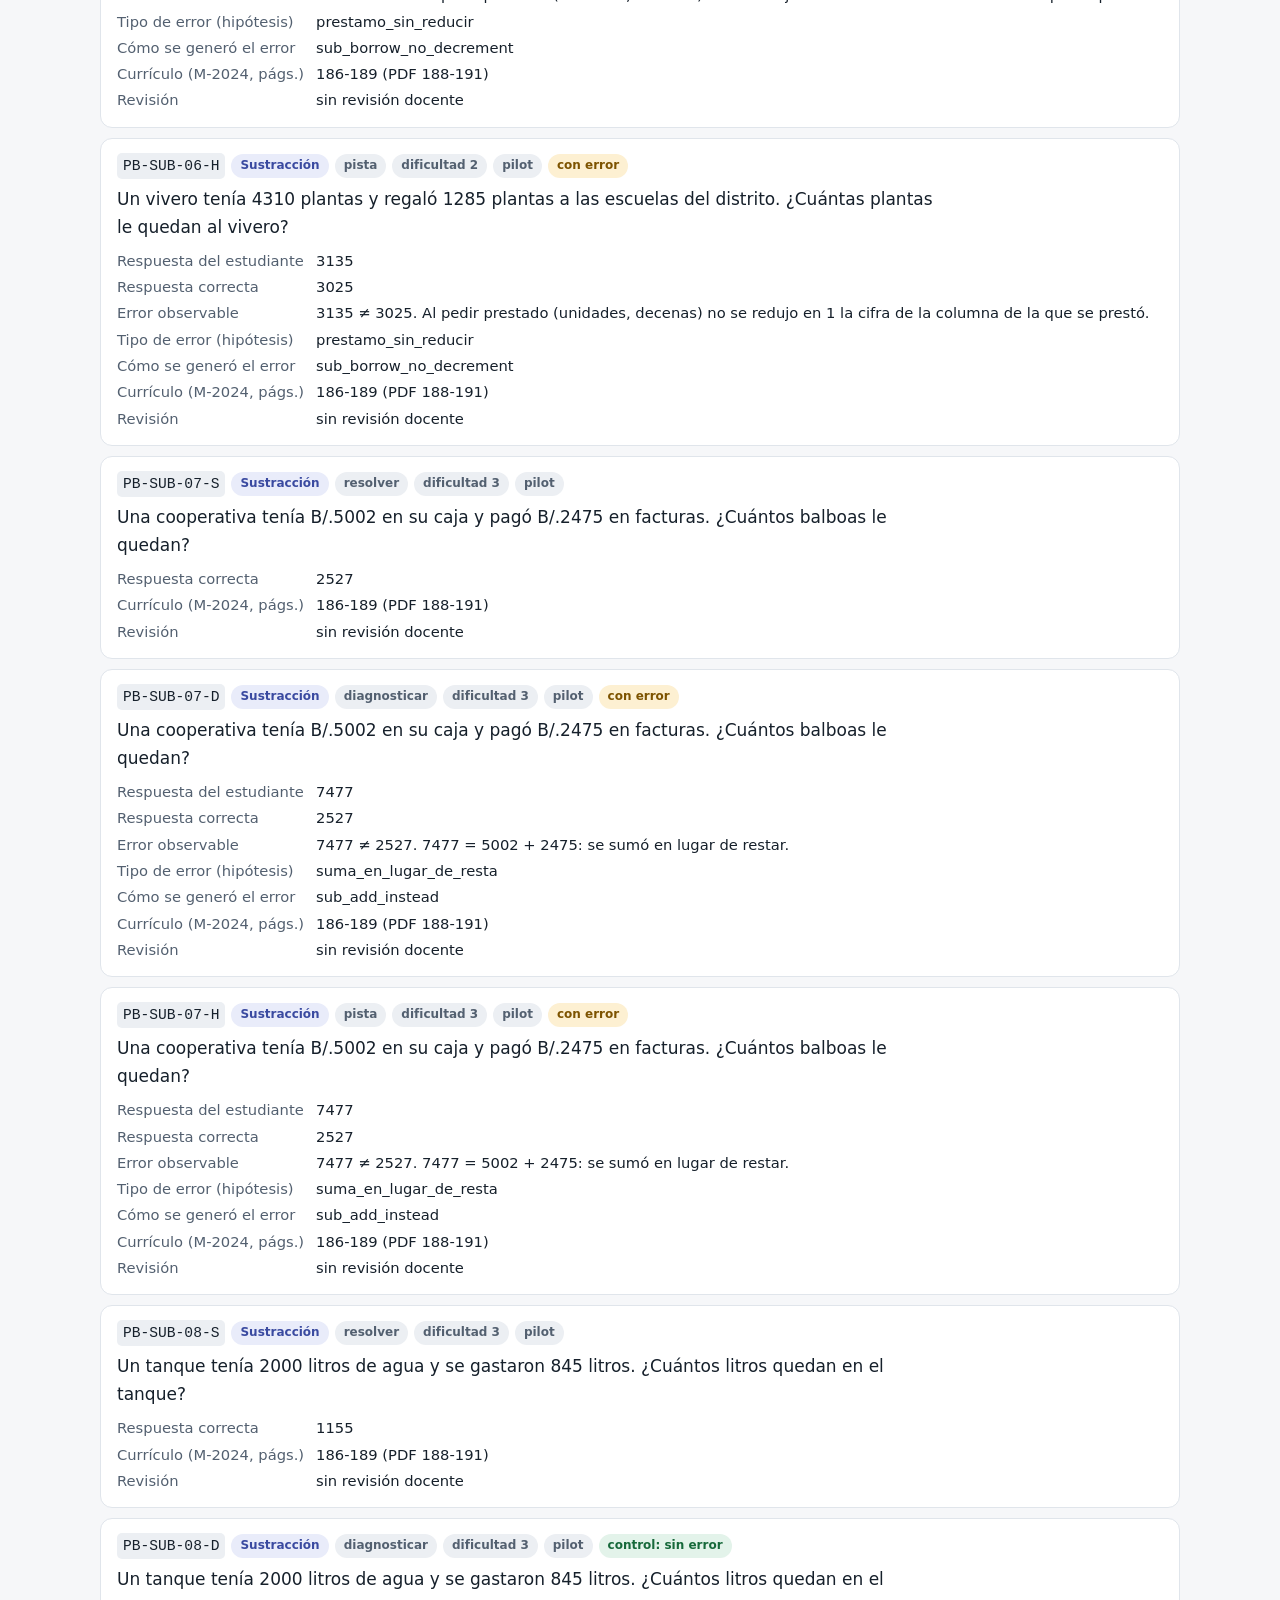
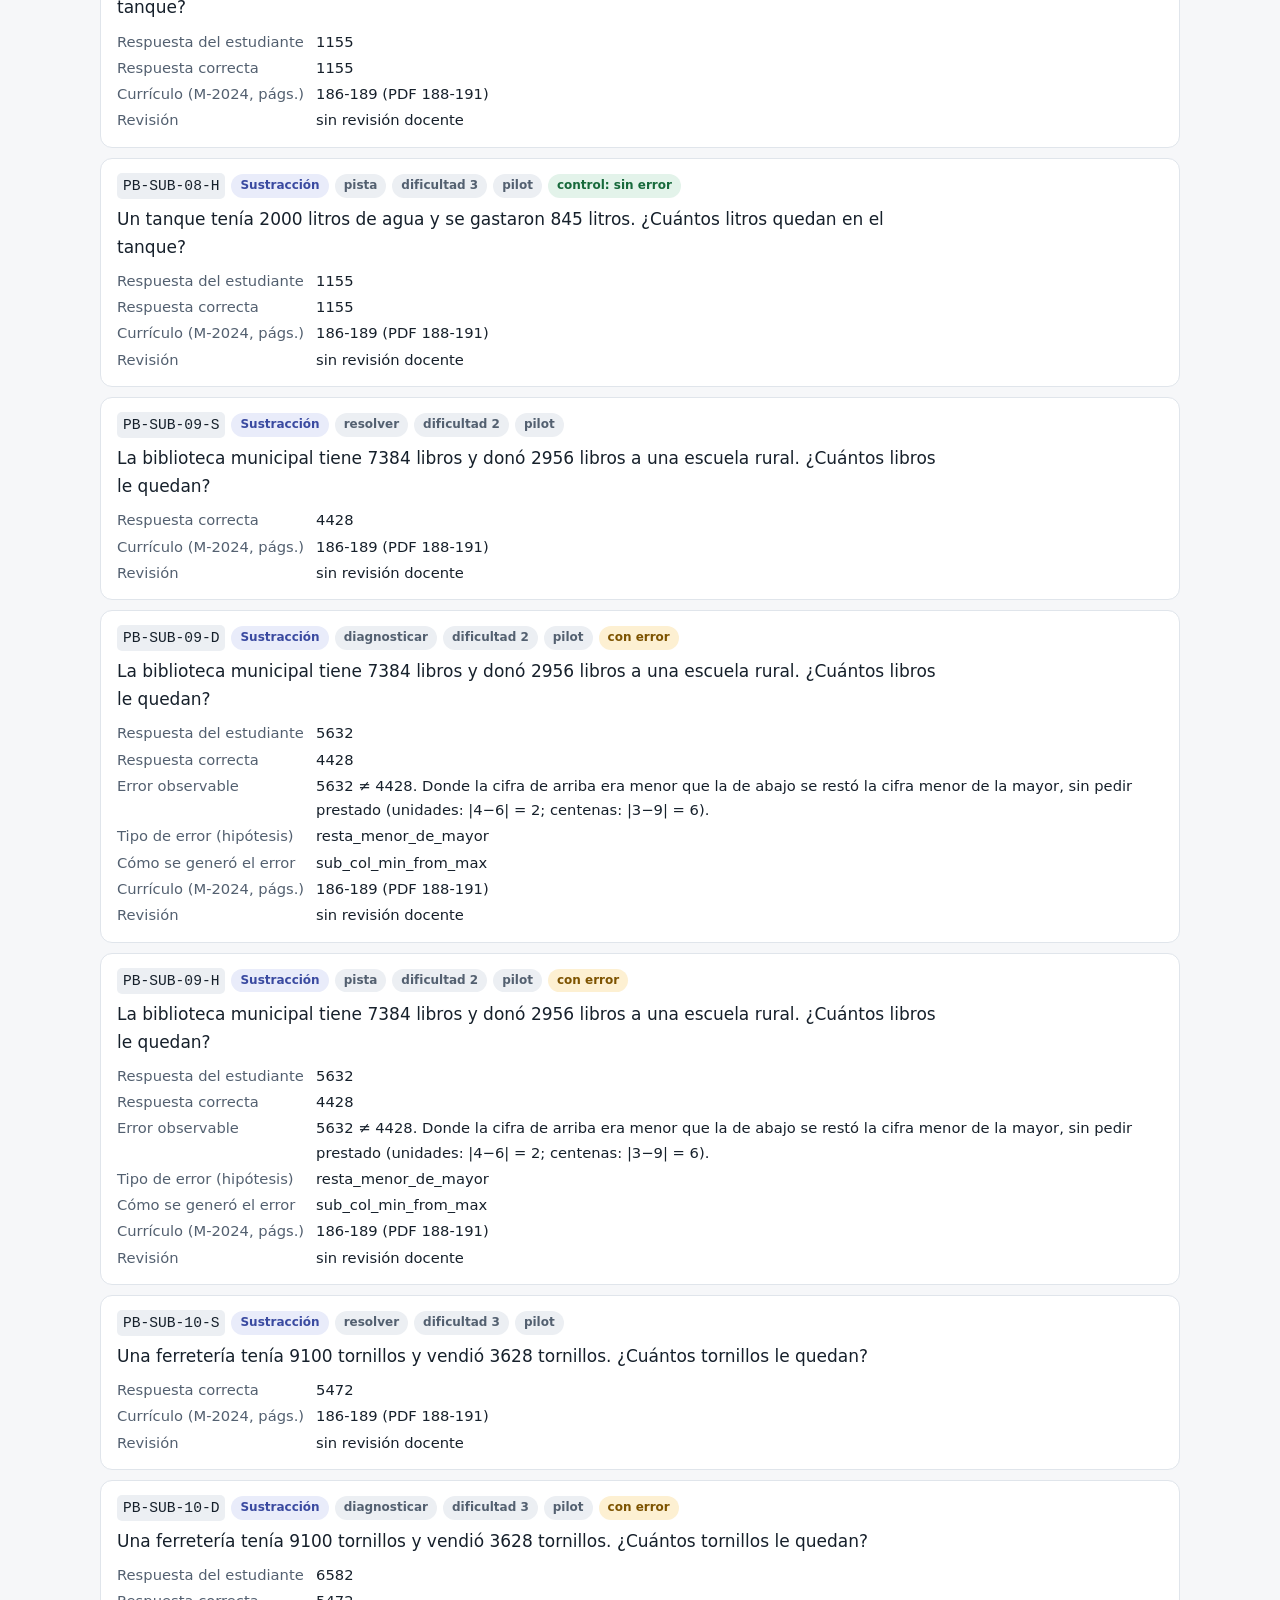
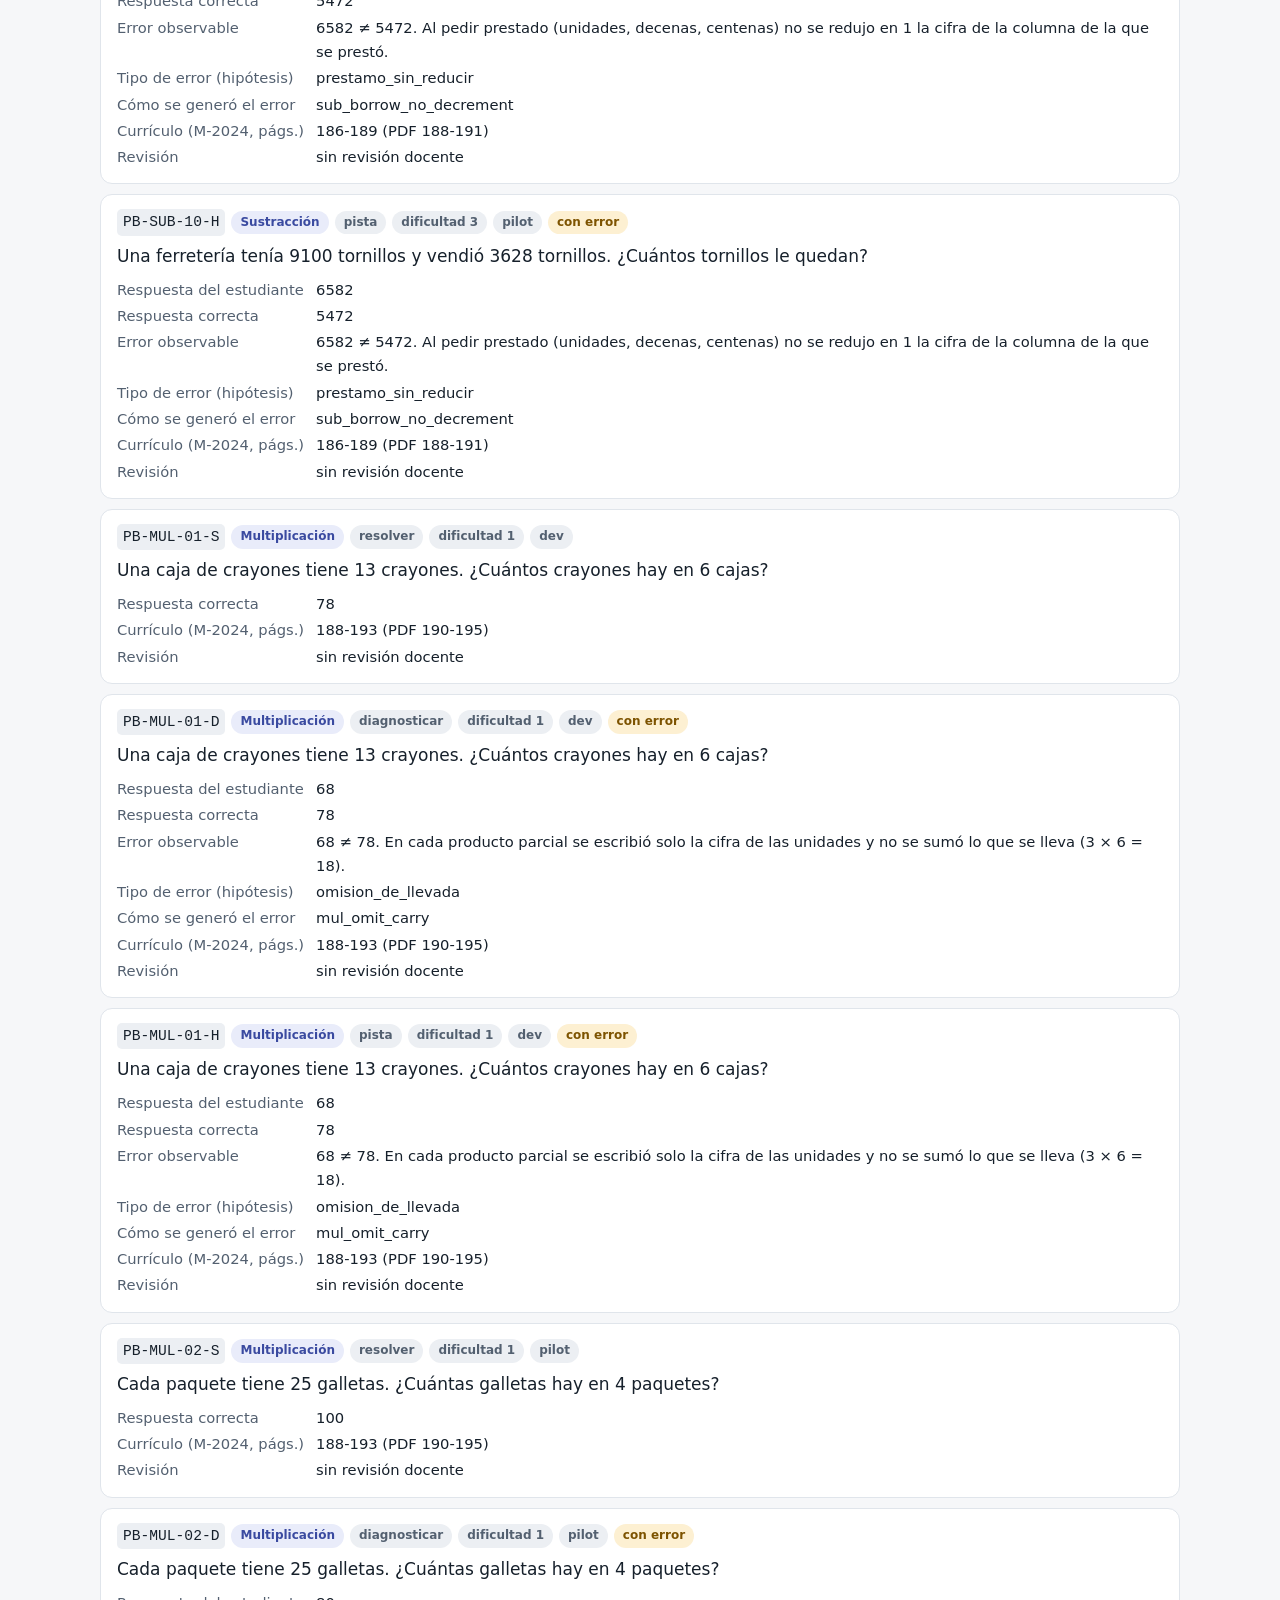
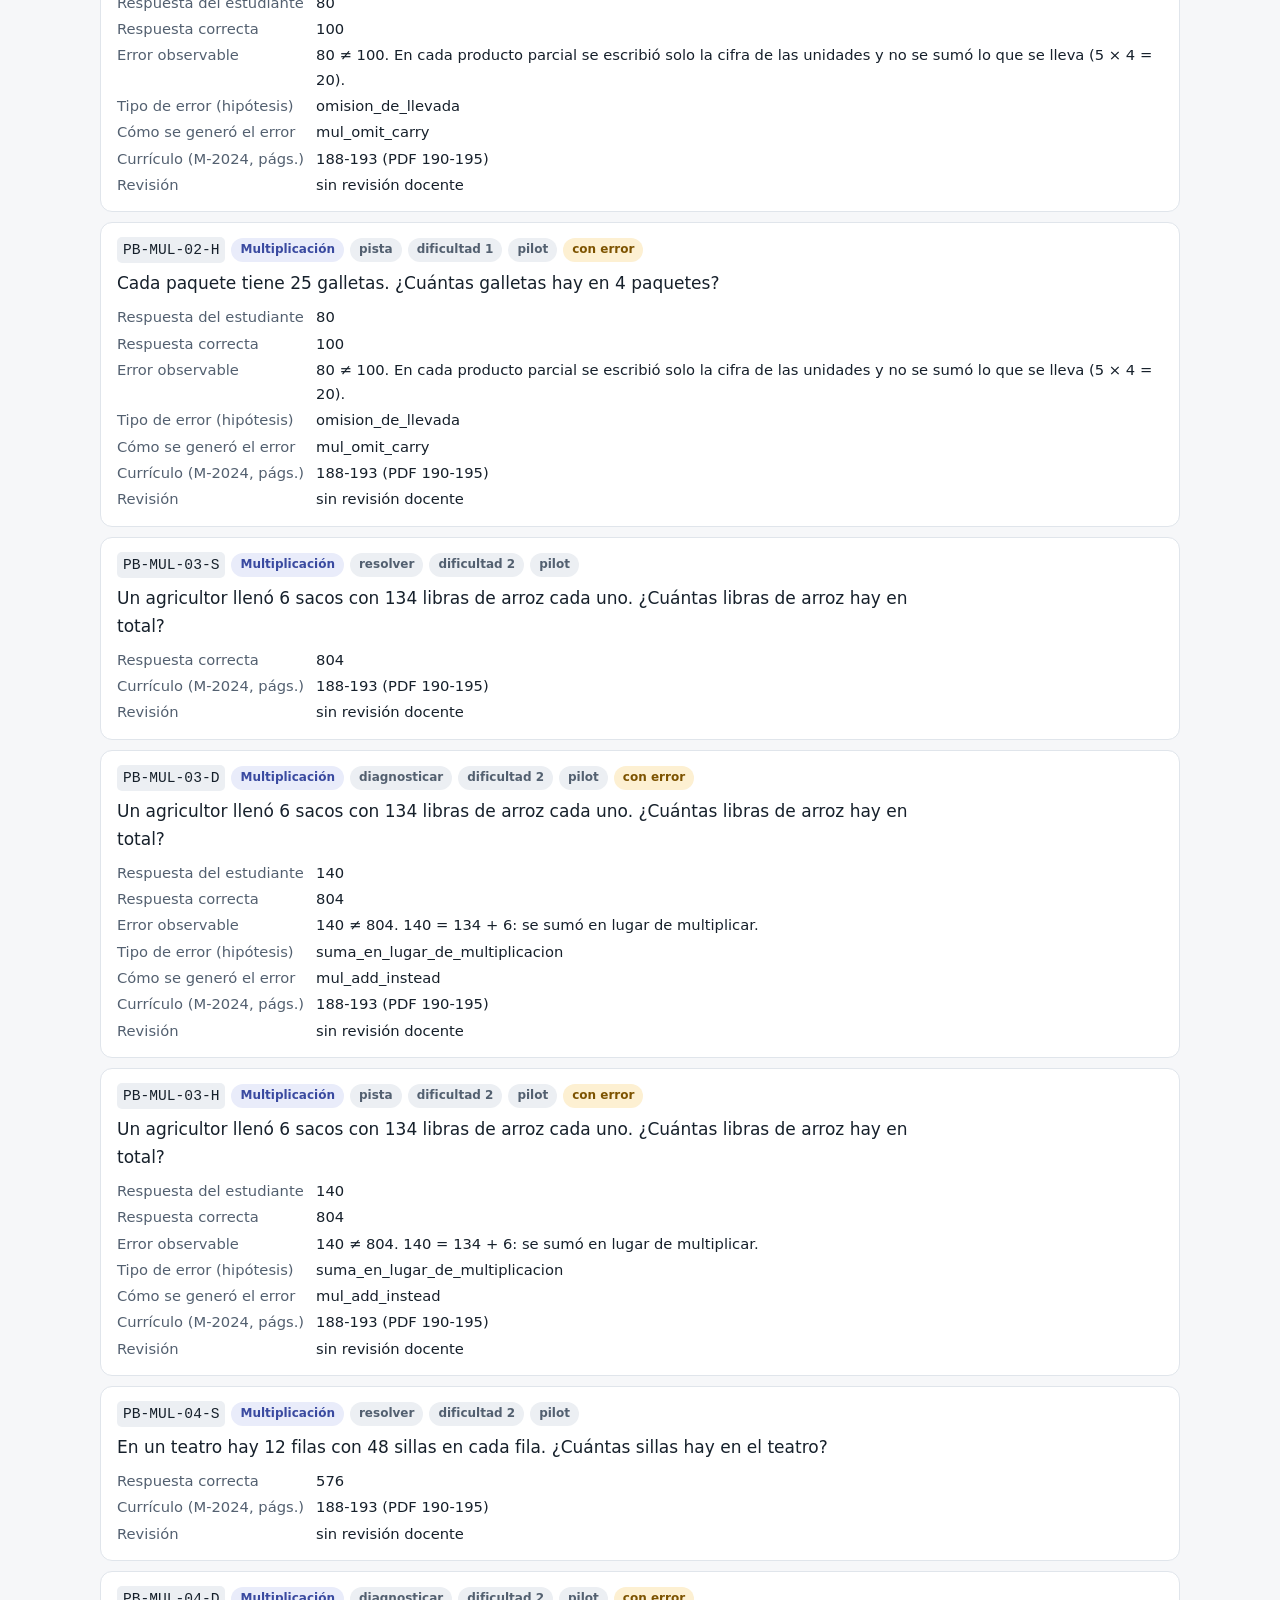
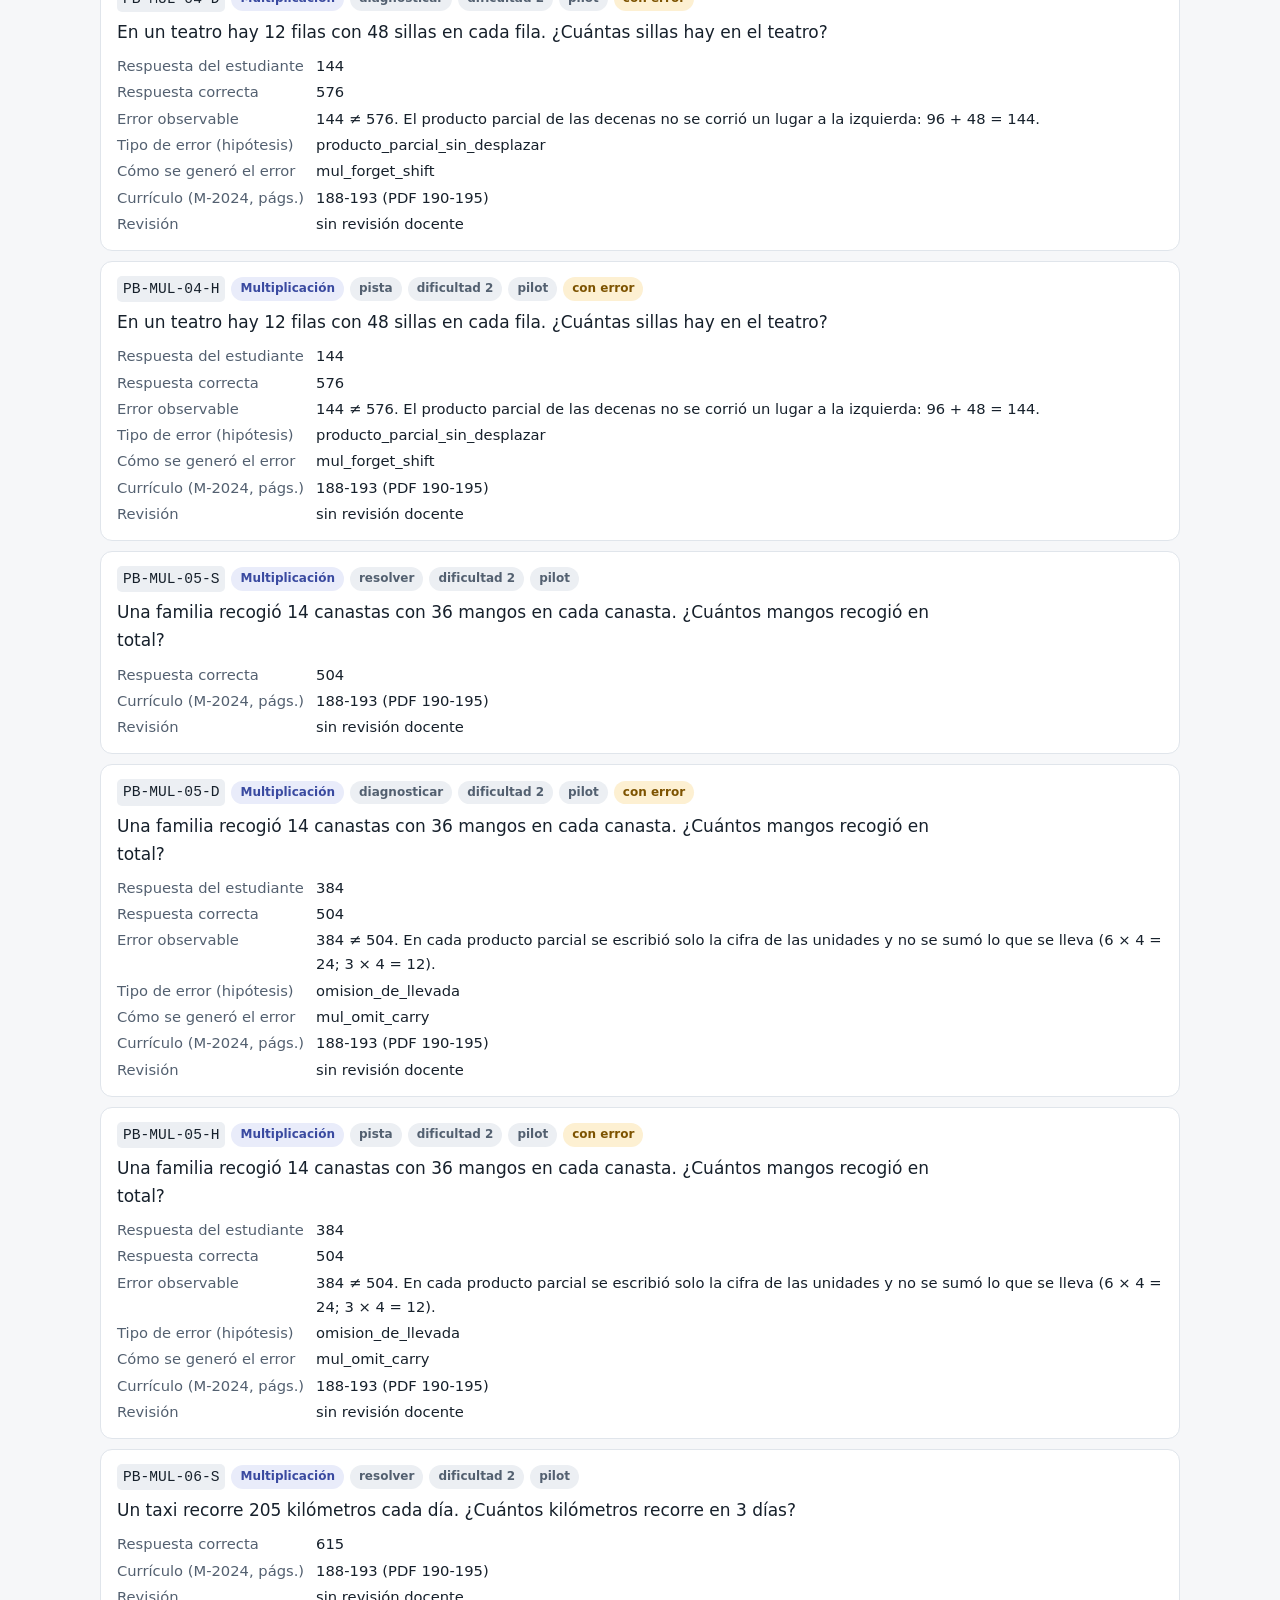
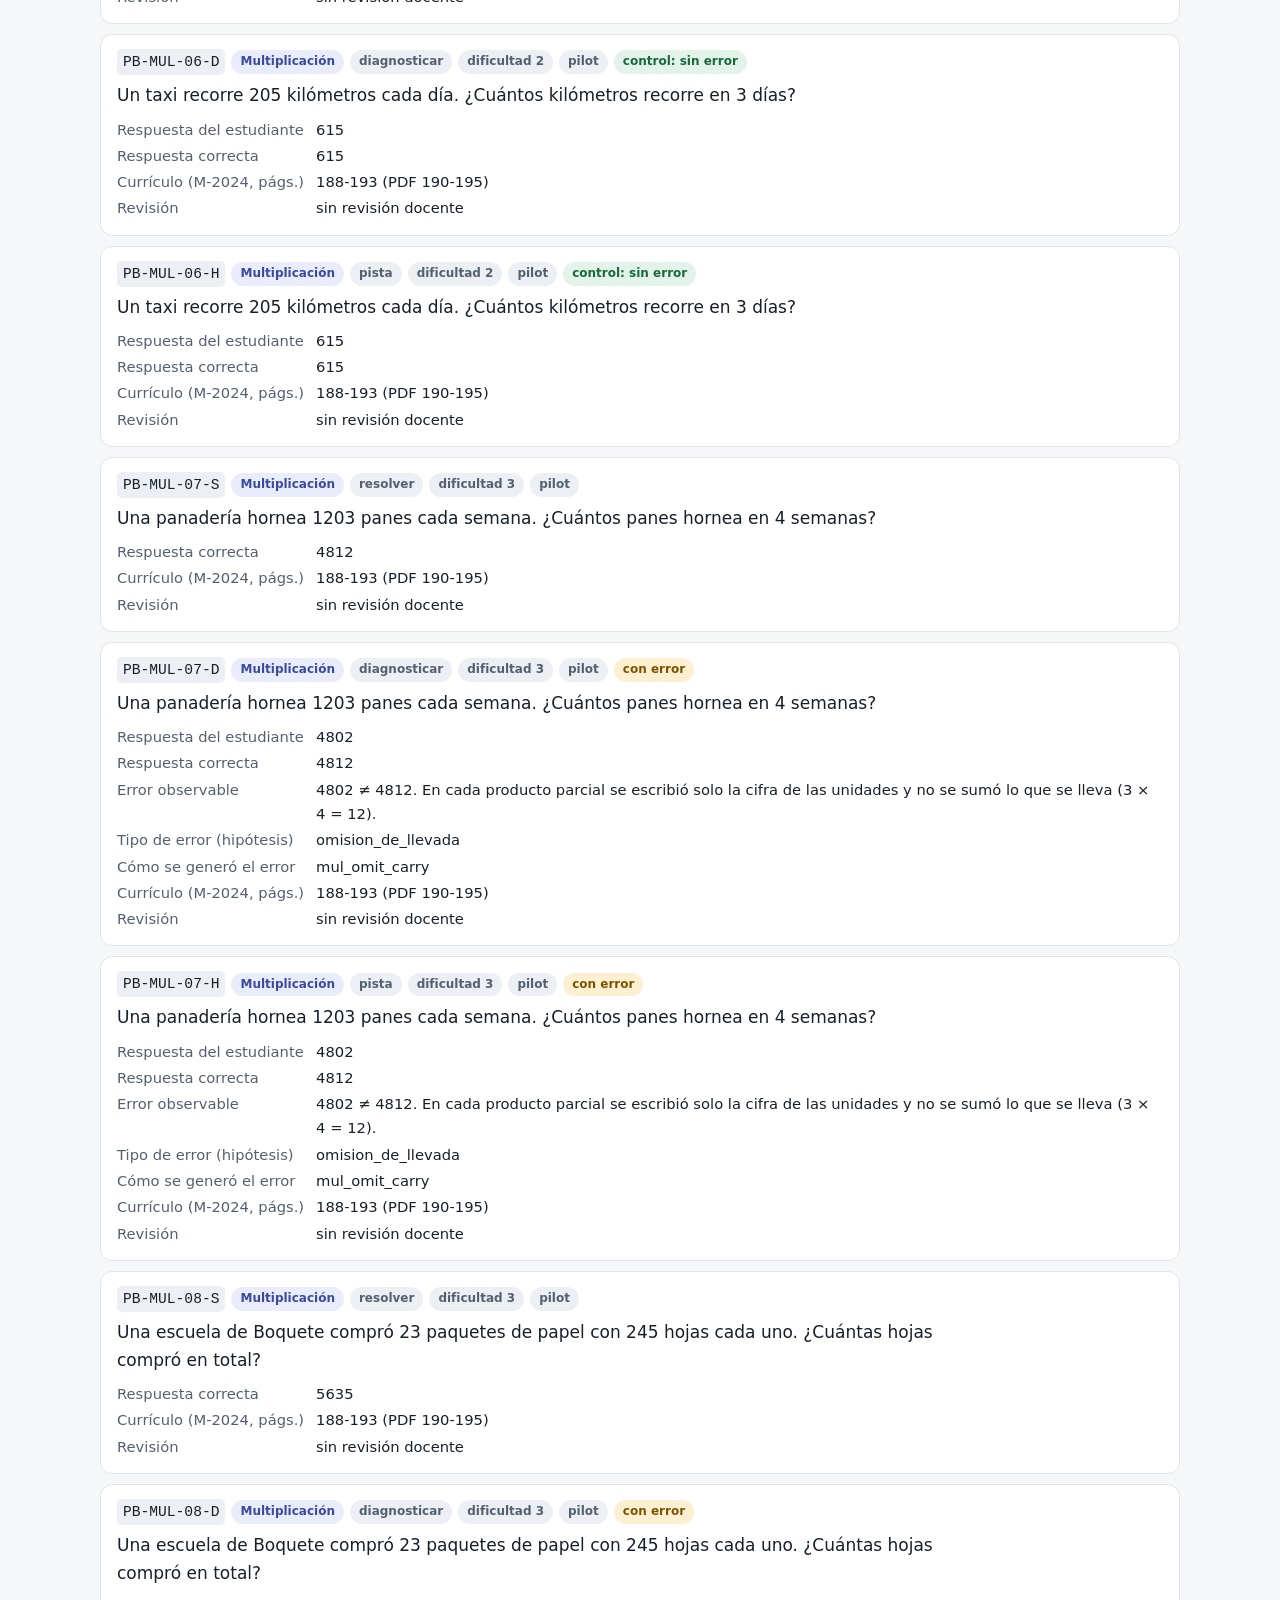
<file: dataset.html>
<!doctype html>
<html lang="es">
<head>
<meta charset="utf-8">
<meta name="viewport" content="width=device-width, initial-scale=1">
<meta name="color-scheme" content="light dark">
<title>Dataset · Tutoría matemática offline</title>
<meta name="description" content="Estructura, trazabilidad curricular y explorador del borrador de dataset de aritmética de 3.er grado.">
<link rel="stylesheet" href="assets/style.css">
<script>try{var t=localStorage.getItem('theme');if(t)document.documentElement.setAttribute('data-theme',t)}catch(e){}</script>
</head>
<body>
<header class="site">
  <a class="skip" href="#contenido">Saltar al contenido</a>
  <div class="wrap topbar">
    <a class="brand" href="index.html"><span class="mark" aria-hidden="true">∑</span><span>Tutoría matemática offline<small>Investigación AAAI-27 UC · matemática de 3.er grado, Panamá</small></span></a>
    <button class="theme-toggle" type="button" aria-label="Cambiar entre tema claro y oscuro">☾ Oscuro</button>
  </div>
  <nav class="sections" aria-label="Secciones"><div class="wrap"><a href="index.html">Inicio</a><a href="benchmark.html">Benchmark 2026</a><a href="pruebas.html" aria-current="true">Laboratorio 2024</a><a href="metodologia.html">Método y referencias</a></div></nav>
  <nav class="subsections" aria-label="Páginas de la sección"><div class="wrap"><a href="pruebas.html">Pruebas T1–T5</a><a href="dataset.html" aria-current="page">Dataset</a></div></nav>
</header>

<main class="wrap" id="contenido">
  <h1>Dataset de aritmética de 3.er grado</h1>
  <p class="lead">Un dataset propio, basado en el currículo panameño, con problemas originales. No se usa MathTutorBench como datos.</p>
  <div class="tldr" aria-label="En breve"><div><div class="h">Qué es</div><p>Un dataset propio de 90 ítems (30 problemas base × 3 tareas) basado en el programa MEDUCA 2024, con problemas originales.</p></div><div><div class="h">Qué encontramos</div><p>Es un insumo, no un resultado: los errores de los estudiantes los generan reglas deterministas y hay 6 controles con respuesta correcta.</p></div><div><div class="h">Cuánto confiar</div><p>Sintético y sin revisión docente.</p></div></div>
  <div class="callout warn"><strong>Dataset anterior, basado en el programa MEDUCA 2024.</strong> El benchmark vigente del proyecto, alineado con el programa 2026 y cotejado contra el PDF oficial, está en <a href="benchmark.html">Benchmark 2026</a>. Este dataset y sus resultados no se mezclan con los del benchmark 2026.</div>
  <div class="banner"><strong>Borrador sintético, sin revisión docente.</strong> Los problemas, los rangos numéricos y la taxonomía de errores deben validarlos docentes antes de atribuir validez pedagógica o alineación curricular.</div>

  <h2>Estructura</h2>
<pre class="resp">Competencia (3)          sustracción · multiplicación · división con residuo
  └─ Problema base (30)  10 por competencia
       └─ Ítems (3)      resolver · diagnosticar · dar una pista   →  90 ítems</pre>
  <ul>
    <li>Los tres ítems de un problema base comparten <code>problem_base_id</code> y <strong>no son independientes</strong>: las particiones y la estadística se hacen por problema, no por ítem.</li>
    <li><code>gold_answer</code> se <strong>calcula</strong> con código a partir de la operación; no se escribe a mano.</li>
    <li>El error del estudiante se <strong>genera con una regla determinista</strong> (<code>error_generator</code>). Por eso la descripción del error es verdadera por construcción y no se adivina qué pensó el niño.</li>
    <li>Un validador independiente recalcula respuestas, errores, dificultad, esquema y particiones sin confiar en el archivo.</li>
    <li>Seis problemas (dos por competencia) llevan una respuesta del estudiante <strong>correcta</strong>, para medir si el modelo marca como error algo que está bien.</li>
    <li>Cada ítem lleva su trazabilidad: documento, edición y página del programa de MEDUCA de 2024.</li>
  </ul>

  <h2>Límites</h2>
  <ul>
    <li>No hay rúbrica todavía: sin ella no se pueden puntuar el diagnóstico ni las pistas.</li>
    <li>La dificultad se define con reglas objetivas (préstamos, cifras, tamaño del divisor) y quedó sesgada hacia lo difícil; hay que reequilibrarla con el mentor y los docentes.</li>
    <li>Las etiquetas de tipo de error son una <strong>hipótesis</strong> pendiente de validación docente.</li>
    <li>Los problemas son originales, pero números y situaciones simples pueden coincidir con datos públicos: no se afirma ausencia de contaminación.</li>
    <li>Edición curricular de referencia (2024) y controles con respuesta correcta: decisiones pendientes del mentor.</li>
  </ul>

  <h2>Explorador</h2>
  <div class="filters">
    <label>Competencia<select id="f-comp"></select></label>
    <label>Tarea<select id="f-task"></select></label>
    <label>Partición<select id="f-split"></select></label>
    <label>Respuesta del estudiante<select id="f-kind"><option value="">Todas</option><option value="err">Con error</option><option value="ok">Control: correcta</option></select></label>
    <label>Buscar<input type="search" id="f-q" placeholder="texto o ID"></label>
  </div>
  <p class="count" id="f-count"></p>
  <div id="explorer"></div>
  <p>Archivos: <a href="https://github.com/Carlos09Or/Math_Project_LLM/blob/main/dataset/data/items.jsonl"><code>dataset/data/items.jsonl</code></a> y <a href="https://github.com/Carlos09Or/Math_Project_LLM/blob/main/docs/dataset_design.md"><code>docs/dataset_design.md</code></a>.</p>
</main>

<footer class="site"><div class="wrap">
  <div class="cols">
    <div><div class="h">El proyecto</div><a href="index.html">Inicio</a><a href="metodologia.html">Metodología</a><a href="hoja-de-ruta.html">Hoja de ruta</a><a href="glosario.html">Glosario</a></div>
    <div><div class="h">Resultados</div><a href="benchmark.html">Benchmark 2026</a><a href="resultados-2026.html">Resultados 2026</a><a href="rondas-2026.html">Rondas y ablación</a><a href="pruebas.html">Pruebas T1–T5</a></div>
    <div><div class="h">Referencia</div><a href="dataset.html">Dataset 2024</a><a href="rubrica.html">Rúbrica</a><a href="fuentes.html">Fuentes</a><a href="https://github.com/Carlos09Or/Math_Project_LLM">Repositorio en GitHub</a></div>
  </div>
  <p class="legal">Borrador de trabajo · resultados exploratorios, sin validación docente ni aval de MEDUCA · los datos publicados son agregados; los ítems del benchmark 2026 no se publican.</p>
</div></footer>
<script src="assets/data/project_items.js"></script>
<script src="assets/app.js"></script>
<script src="assets/shell.js"></script>
</body>
</html>
</file>
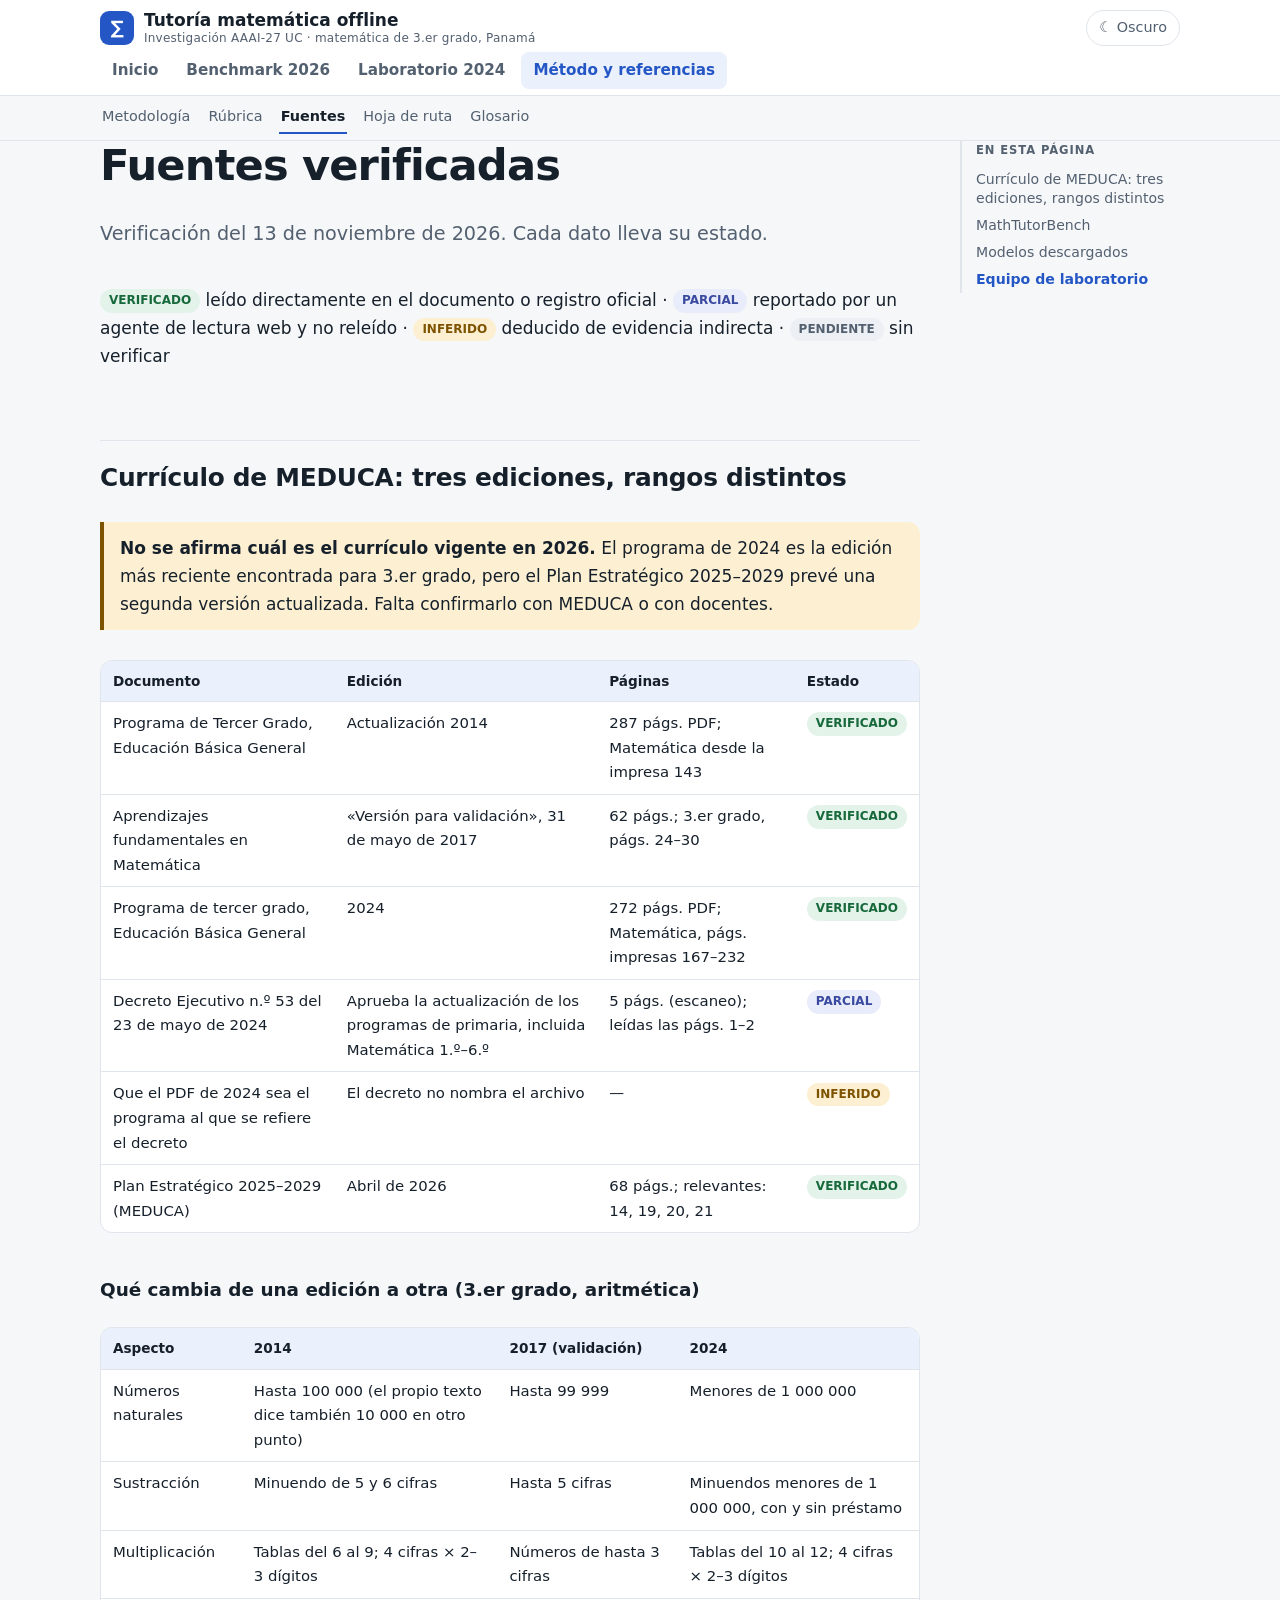
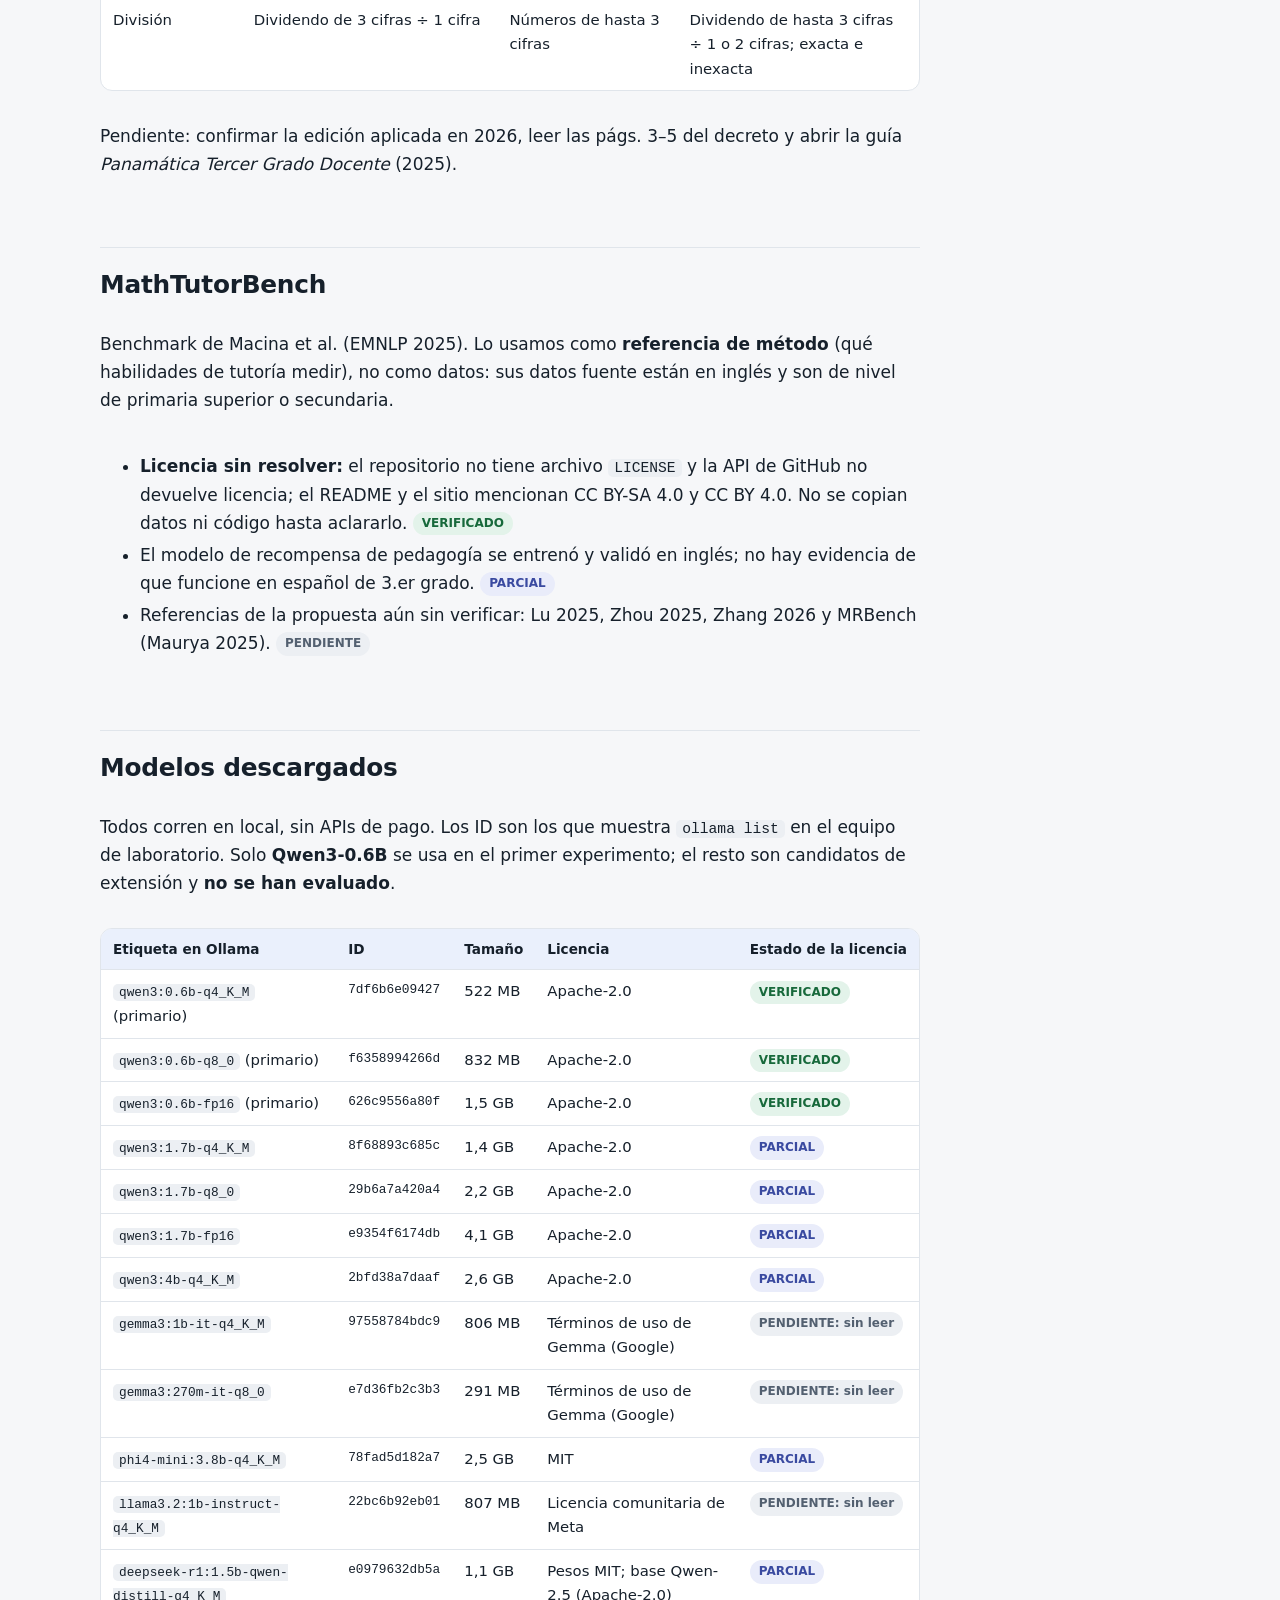
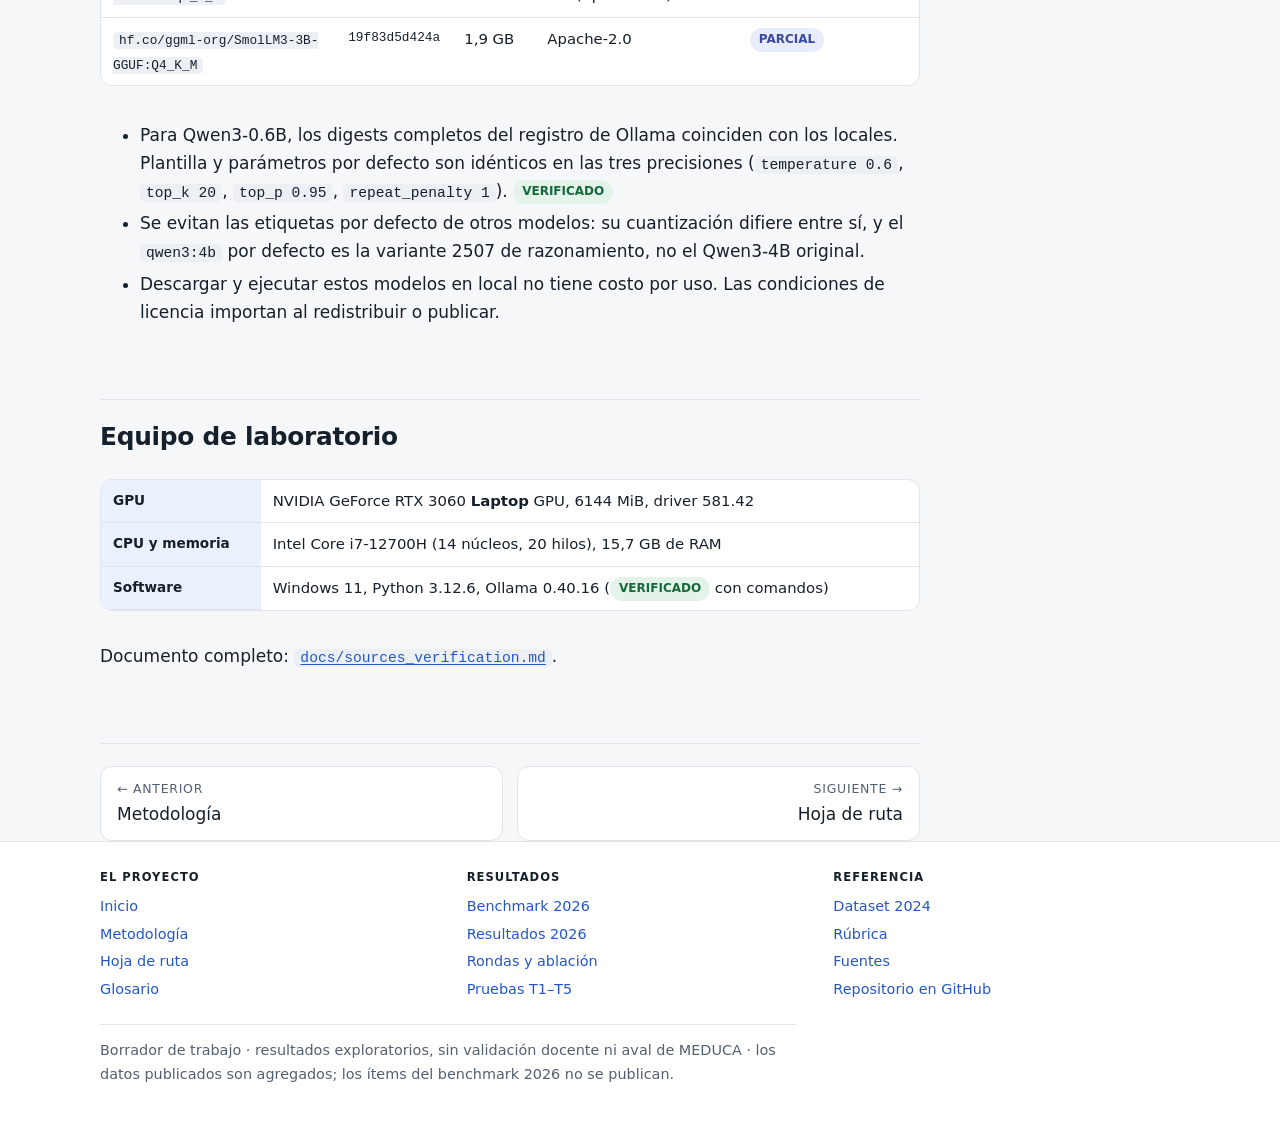
<file: fuentes.html>
<!doctype html>
<html lang="es">
<head>
<meta charset="utf-8">
<meta name="viewport" content="width=device-width, initial-scale=1">
<meta name="color-scheme" content="light dark">
<title>Fuentes · Tutoría matemática offline</title>
<meta name="description" content="Fuentes oficiales verificadas: currículo de MEDUCA, MathTutorBench, modelos, digests y licencias, con su estado de verificación.">
<link rel="stylesheet" href="assets/style.css">
<script>try{var t=localStorage.getItem('theme');if(t)document.documentElement.setAttribute('data-theme',t)}catch(e){}</script>
</head>
<body>
<header class="site">
  <a class="skip" href="#contenido">Saltar al contenido</a>
  <div class="wrap topbar">
    <a class="brand" href="index.html"><span class="mark" aria-hidden="true">∑</span><span>Tutoría matemática offline<small>Investigación AAAI-27 UC · matemática de 3.er grado, Panamá</small></span></a>
    <button class="theme-toggle" type="button" aria-label="Cambiar entre tema claro y oscuro">☾ Oscuro</button>
  </div>
  <nav class="sections" aria-label="Secciones"><div class="wrap"><a href="index.html">Inicio</a><a href="benchmark.html">Benchmark 2026</a><a href="pruebas.html">Laboratorio 2024</a><a href="metodologia.html" aria-current="true">Método y referencias</a></div></nav>
  <nav class="subsections" aria-label="Páginas de la sección"><div class="wrap"><a href="metodologia.html">Metodología</a><a href="rubrica.html">Rúbrica</a><a href="fuentes.html" aria-current="page">Fuentes</a><a href="hoja-de-ruta.html">Hoja de ruta</a><a href="glosario.html">Glosario</a></div></nav>
</header>

<main class="wrap" id="contenido">
  <h1>Fuentes verificadas</h1>
  <p class="lead">Verificación del 13 de noviembre de 2026. Cada dato lleva su estado.</p>
  <p>
    <span class="badge b-ok">VERIFICADO</span> leído directamente en el documento o registro oficial ·
    <span class="badge b-info">PARCIAL</span> reportado por un agente de lectura web y no releído ·
    <span class="badge b-warn">INFERIDO</span> deducido de evidencia indirecta ·
    <span class="badge b-pend">PENDIENTE</span> sin verificar
  </p>

  <h2>Currículo de MEDUCA: tres ediciones, rangos distintos</h2>
  <div class="callout warn"><strong>No se afirma cuál es el currículo vigente en 2026.</strong> El programa de 2024 es la edición más reciente encontrada para 3.er grado, pero el Plan Estratégico 2025–2029 prevé una segunda versión actualizada. Falta confirmarlo con MEDUCA o con docentes.</div>
  <div class="table-wrap"><table>
    <thead><tr><th>Documento</th><th>Edición</th><th>Páginas</th><th>Estado</th></tr></thead>
    <tbody>
      <tr><td>Programa de Tercer Grado, Educación Básica General</td><td>Actualización 2014</td><td>287 págs. PDF; Matemática desde la impresa 143</td><td><span class="badge b-ok">VERIFICADO</span></td></tr>
      <tr><td>Aprendizajes fundamentales en Matemática</td><td>«Versión para validación», 31 de mayo de 2017</td><td>62 págs.; 3.er grado, págs. 24–30</td><td><span class="badge b-ok">VERIFICADO</span></td></tr>
      <tr><td>Programa de tercer grado, Educación Básica General</td><td>2024</td><td>272 págs. PDF; Matemática, págs. impresas 167–232</td><td><span class="badge b-ok">VERIFICADO</span></td></tr>
      <tr><td>Decreto Ejecutivo n.º 53 del 23 de mayo de 2024</td><td>Aprueba la actualización de los programas de primaria, incluida Matemática 1.º–6.º</td><td>5 págs. (escaneo); leídas las págs. 1–2</td><td><span class="badge b-info">PARCIAL</span></td></tr>
      <tr><td>Que el PDF de 2024 sea el programa al que se refiere el decreto</td><td>El decreto no nombra el archivo</td><td>—</td><td><span class="badge b-warn">INFERIDO</span></td></tr>
      <tr><td>Plan Estratégico 2025–2029 (MEDUCA)</td><td>Abril de 2026</td><td>68 págs.; relevantes: 14, 19, 20, 21</td><td><span class="badge b-ok">VERIFICADO</span></td></tr>
    </tbody>
  </table></div>

  <h3>Qué cambia de una edición a otra (3.er grado, aritmética)</h3>
  <div class="table-wrap"><table>
    <thead><tr><th>Aspecto</th><th>2014</th><th>2017 (validación)</th><th>2024</th></tr></thead>
    <tbody>
      <tr><td>Números naturales</td><td>Hasta 100 000 (el propio texto dice también 10 000 en otro punto)</td><td>Hasta 99 999</td><td>Menores de 1 000 000</td></tr>
      <tr><td>Sustracción</td><td>Minuendo de 5 y 6 cifras</td><td>Hasta 5 cifras</td><td>Minuendos menores de 1 000 000, con y sin préstamo</td></tr>
      <tr><td>Multiplicación</td><td>Tablas del 6 al 9; 4 cifras × 2–3 dígitos</td><td>Números de hasta 3 cifras</td><td>Tablas del 10 al 12; 4 cifras × 2–3 dígitos</td></tr>
      <tr><td>División</td><td>Dividendo de 3 cifras ÷ 1 cifra</td><td>Números de hasta 3 cifras</td><td>Dividendo de hasta 3 cifras ÷ 1 o 2 cifras; exacta e inexacta</td></tr>
    </tbody>
  </table></div>
  <p>Pendiente: confirmar la edición aplicada en 2026, leer las págs. 3–5 del decreto y abrir la guía <em>Panamática Tercer Grado Docente</em> (2025).</p>

  <h2>MathTutorBench</h2>
  <p>Benchmark de Macina et al. (EMNLP 2025). Lo usamos como <strong>referencia de método</strong> (qué habilidades de tutoría medir), no como datos: sus datos fuente están en inglés y son de nivel de primaria superior o secundaria.</p>
  <ul>
    <li><strong>Licencia sin resolver:</strong> el repositorio no tiene archivo <code>LICENSE</code> y la API de GitHub no devuelve licencia; el README y el sitio mencionan CC BY-SA 4.0 y CC BY 4.0. No se copian datos ni código hasta aclararlo. <span class="badge b-ok">VERIFICADO</span></li>
    <li>El modelo de recompensa de pedagogía se entrenó y validó en inglés; no hay evidencia de que funcione en español de 3.er grado. <span class="badge b-info">PARCIAL</span></li>
    <li>Referencias de la propuesta aún sin verificar: Lu 2025, Zhou 2025, Zhang 2026 y MRBench (Maurya 2025). <span class="badge b-pend">PENDIENTE</span></li>
  </ul>

  <h2>Modelos descargados</h2>
  <p>Todos corren en local, sin APIs de pago. Los ID son los que muestra <code>ollama list</code> en el equipo de laboratorio. Solo <strong>Qwen3-0.6B</strong> se usa en el primer experimento; el resto son candidatos de extensión y <strong>no se han evaluado</strong>.</p>
  <div class="table-wrap"><table>
    <thead><tr><th>Etiqueta en Ollama</th><th>ID</th><th>Tamaño</th><th>Licencia</th><th>Estado de la licencia</th></tr></thead>
    <tbody>
      <tr><td><code>qwen3:0.6b-q4_K_M</code> (primario)</td><td class="mono">7df6b6e09427</td><td>522 MB</td><td>Apache-2.0</td><td><span class="badge b-ok">VERIFICADO</span></td></tr>
      <tr><td><code>qwen3:0.6b-q8_0</code> (primario)</td><td class="mono">f6358994266d</td><td>832 MB</td><td>Apache-2.0</td><td><span class="badge b-ok">VERIFICADO</span></td></tr>
      <tr><td><code>qwen3:0.6b-fp16</code> (primario)</td><td class="mono">626c9556a80f</td><td>1,5 GB</td><td>Apache-2.0</td><td><span class="badge b-ok">VERIFICADO</span></td></tr>
      <tr><td><code>qwen3:1.7b-q4_K_M</code></td><td class="mono">8f68893c685c</td><td>1,4 GB</td><td>Apache-2.0</td><td><span class="badge b-info">PARCIAL</span></td></tr>
      <tr><td><code>qwen3:1.7b-q8_0</code></td><td class="mono">29b6a7a420a4</td><td>2,2 GB</td><td>Apache-2.0</td><td><span class="badge b-info">PARCIAL</span></td></tr>
      <tr><td><code>qwen3:1.7b-fp16</code></td><td class="mono">e9354f6174db</td><td>4,1 GB</td><td>Apache-2.0</td><td><span class="badge b-info">PARCIAL</span></td></tr>
      <tr><td><code>qwen3:4b-q4_K_M</code></td><td class="mono">2bfd38a7daaf</td><td>2,6 GB</td><td>Apache-2.0</td><td><span class="badge b-info">PARCIAL</span></td></tr>
      <tr><td><code>gemma3:1b-it-q4_K_M</code></td><td class="mono">97558784bdc9</td><td>806 MB</td><td>Términos de uso de Gemma (Google)</td><td><span class="badge b-pend">PENDIENTE: sin leer</span></td></tr>
      <tr><td><code>gemma3:270m-it-q8_0</code></td><td class="mono">e7d36fb2c3b3</td><td>291 MB</td><td>Términos de uso de Gemma (Google)</td><td><span class="badge b-pend">PENDIENTE: sin leer</span></td></tr>
      <tr><td><code>phi4-mini:3.8b-q4_K_M</code></td><td class="mono">78fad5d182a7</td><td>2,5 GB</td><td>MIT</td><td><span class="badge b-info">PARCIAL</span></td></tr>
      <tr><td><code>llama3.2:1b-instruct-q4_K_M</code></td><td class="mono">22bc6b92eb01</td><td>807 MB</td><td>Licencia comunitaria de Meta</td><td><span class="badge b-pend">PENDIENTE: sin leer</span></td></tr>
      <tr><td><code>deepseek-r1:1.5b-qwen-distill-q4_K_M</code></td><td class="mono">e0979632db5a</td><td>1,1 GB</td><td>Pesos MIT; base Qwen-2.5 (Apache-2.0)</td><td><span class="badge b-info">PARCIAL</span></td></tr>
      <tr><td><code>hf.co/ggml-org/SmolLM3-3B-GGUF:Q4_K_M</code></td><td class="mono">19f83d5d424a</td><td>1,9 GB</td><td>Apache-2.0</td><td><span class="badge b-info">PARCIAL</span></td></tr>
    </tbody>
  </table></div>
  <ul>
    <li>Para Qwen3-0.6B, los digests completos del registro de Ollama coinciden con los locales. Plantilla y parámetros por defecto son idénticos en las tres precisiones (<code>temperature 0.6</code>, <code>top_k 20</code>, <code>top_p 0.95</code>, <code>repeat_penalty 1</code>). <span class="badge b-ok">VERIFICADO</span></li>
    <li>Se evitan las etiquetas por defecto de otros modelos: su cuantización difiere entre sí, y el <code>qwen3:4b</code> por defecto es la variante 2507 de razonamiento, no el Qwen3-4B original.</li>
    <li>Descargar y ejecutar estos modelos en local no tiene costo por uso. Las condiciones de licencia importan al redistribuir o publicar.</li>
  </ul>

  <h2>Equipo de laboratorio</h2>
  <div class="table-wrap"><table>
    <tbody>
      <tr><th>GPU</th><td>NVIDIA GeForce RTX 3060 <strong>Laptop</strong> GPU, 6144 MiB, driver 581.42</td></tr>
      <tr><th>CPU y memoria</th><td>Intel Core i7-12700H (14 núcleos, 20 hilos), 15,7 GB de RAM</td></tr>
      <tr><th>Software</th><td>Windows 11, Python 3.12.6, Ollama 0.40.16 (<span class="badge b-ok">VERIFICADO</span> con comandos)</td></tr>
    </tbody>
  </table></div>
  <p>Documento completo: <a href="https://github.com/Carlos09Or/Math_Project_LLM/blob/main/docs/sources_verification.md"><code>docs/sources_verification.md</code></a>.</p>
</main>

<footer class="site"><div class="wrap">
  <div class="cols">
    <div><div class="h">El proyecto</div><a href="index.html">Inicio</a><a href="metodologia.html">Metodología</a><a href="hoja-de-ruta.html">Hoja de ruta</a><a href="glosario.html">Glosario</a></div>
    <div><div class="h">Resultados</div><a href="benchmark.html">Benchmark 2026</a><a href="resultados-2026.html">Resultados 2026</a><a href="rondas-2026.html">Rondas y ablación</a><a href="pruebas.html">Pruebas T1–T5</a></div>
    <div><div class="h">Referencia</div><a href="dataset.html">Dataset 2024</a><a href="rubrica.html">Rúbrica</a><a href="fuentes.html">Fuentes</a><a href="https://github.com/Carlos09Or/Math_Project_LLM">Repositorio en GitHub</a></div>
  </div>
  <p class="legal">Borrador de trabajo · resultados exploratorios, sin validación docente ni aval de MEDUCA · los datos publicados son agregados; los ítems del benchmark 2026 no se publican.</p>
</div></footer>
<script src="assets/app.js"></script>
<script src="assets/shell.js"></script>
</body>
</html>
</file>
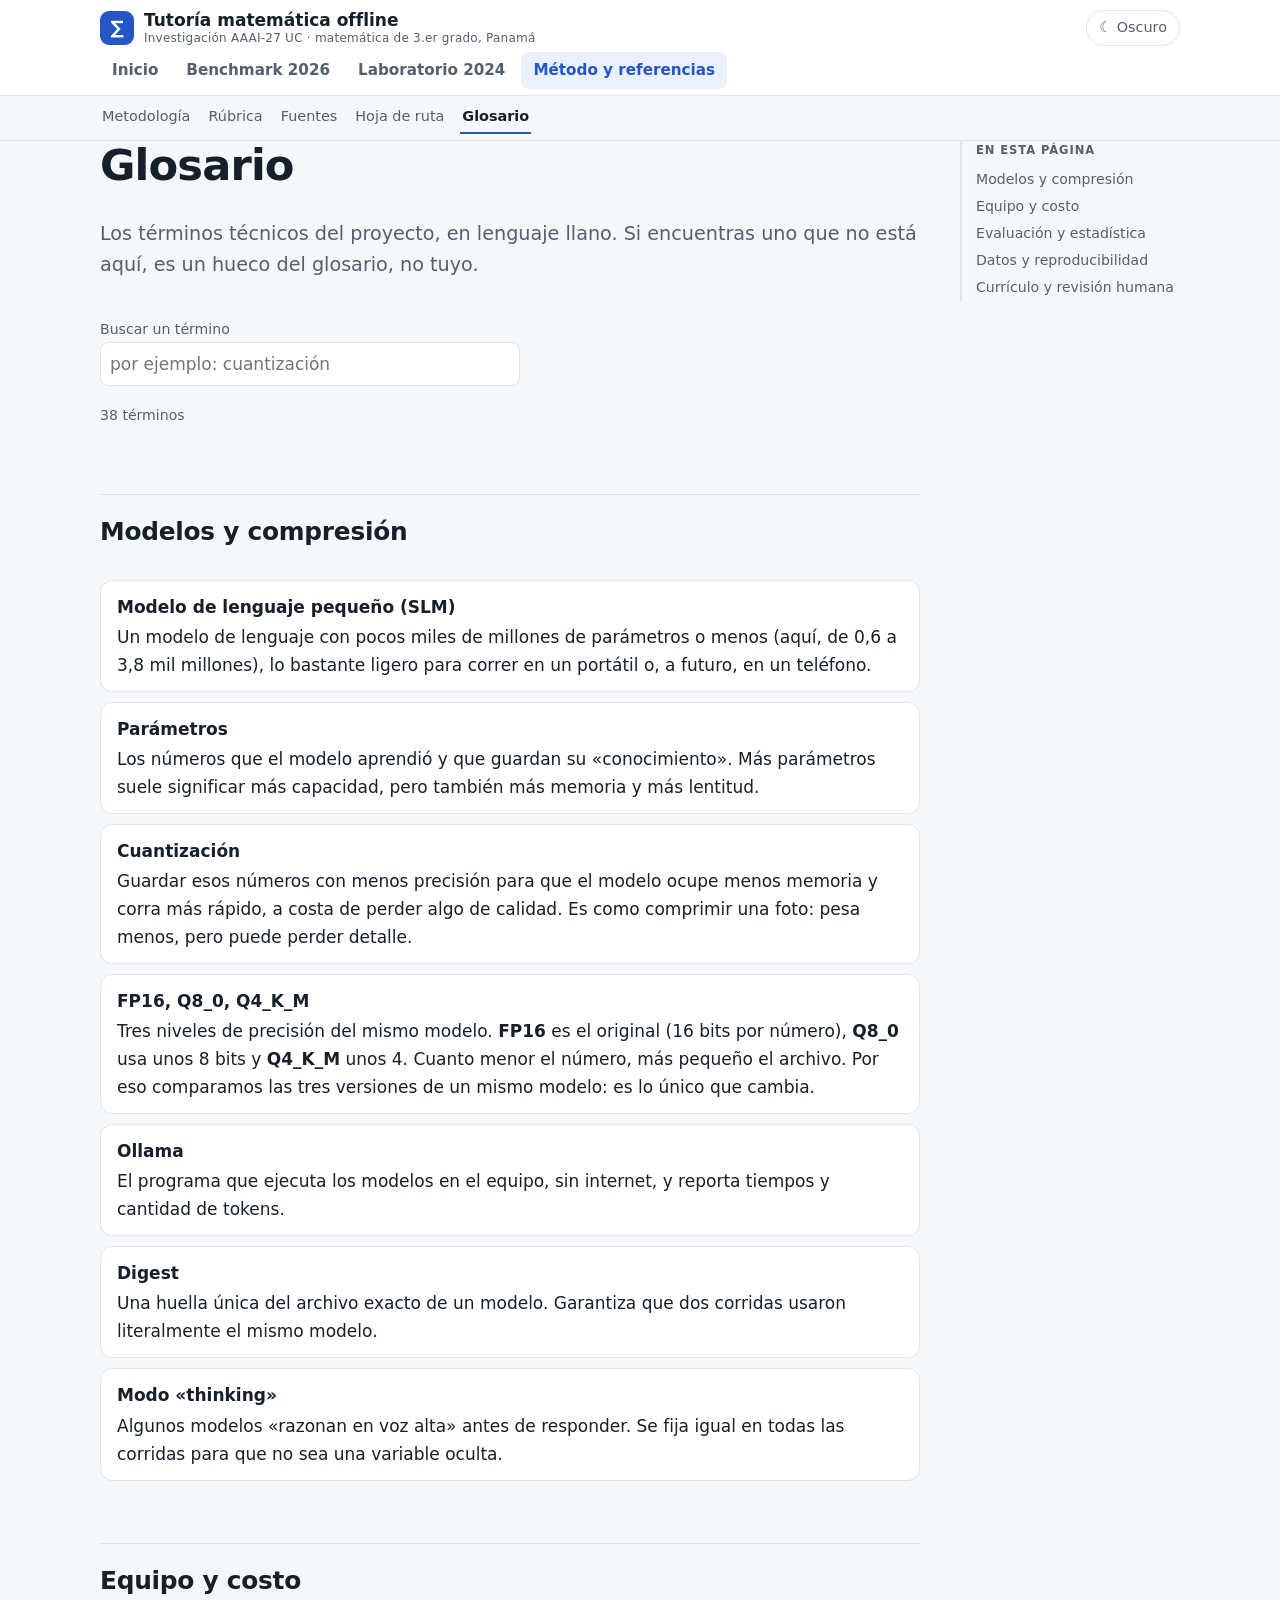
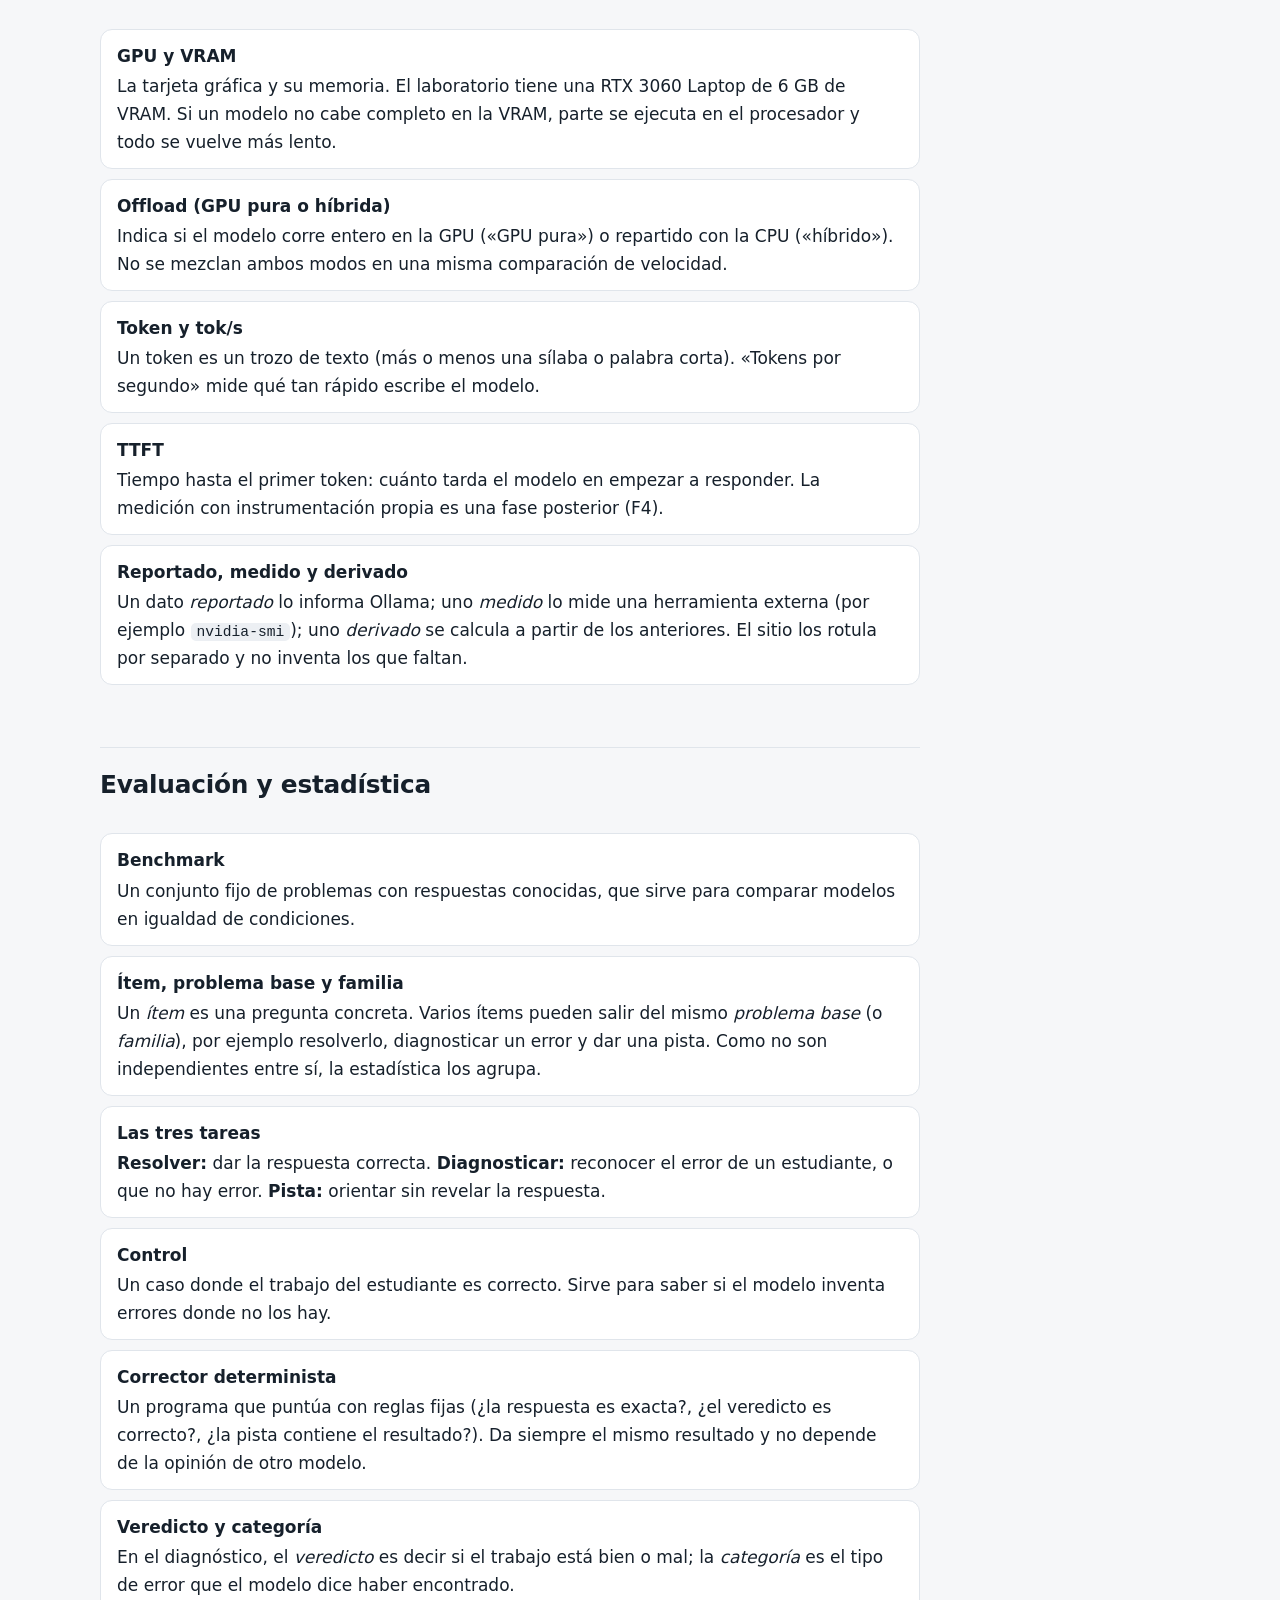
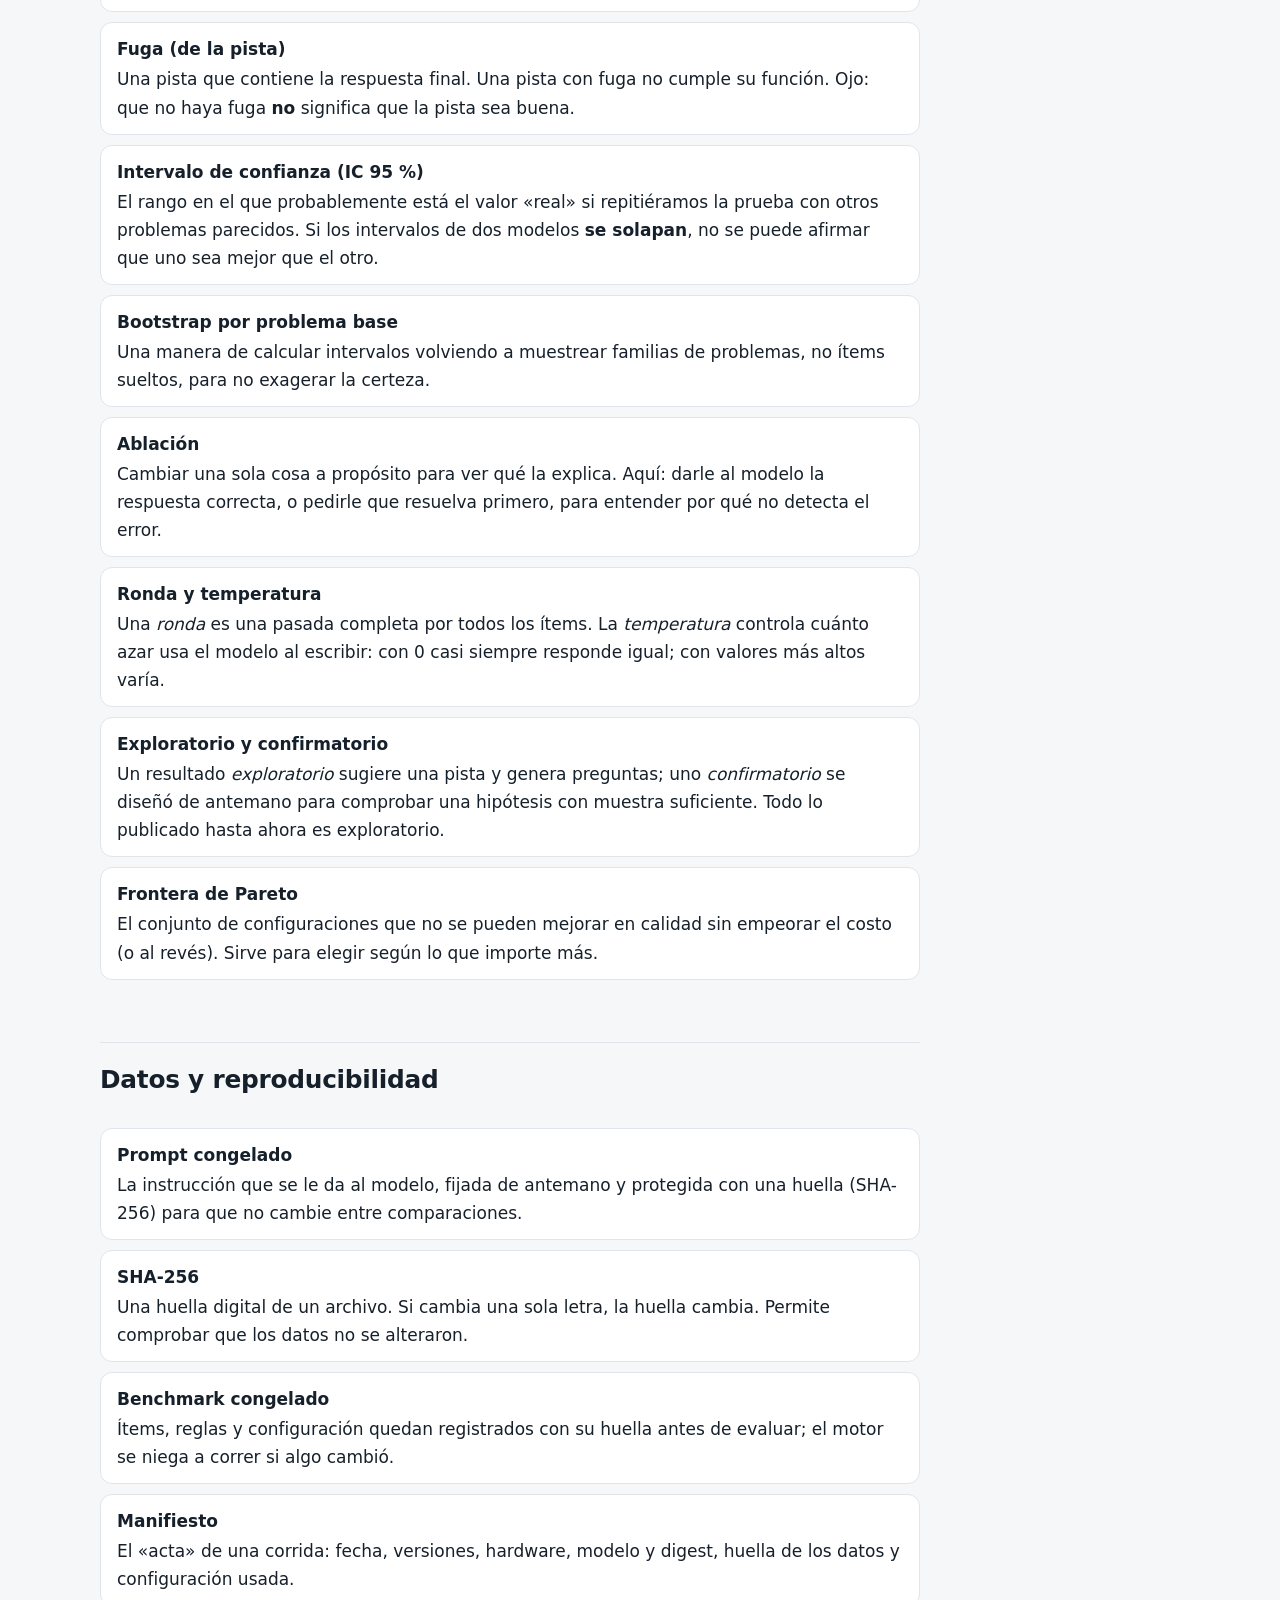
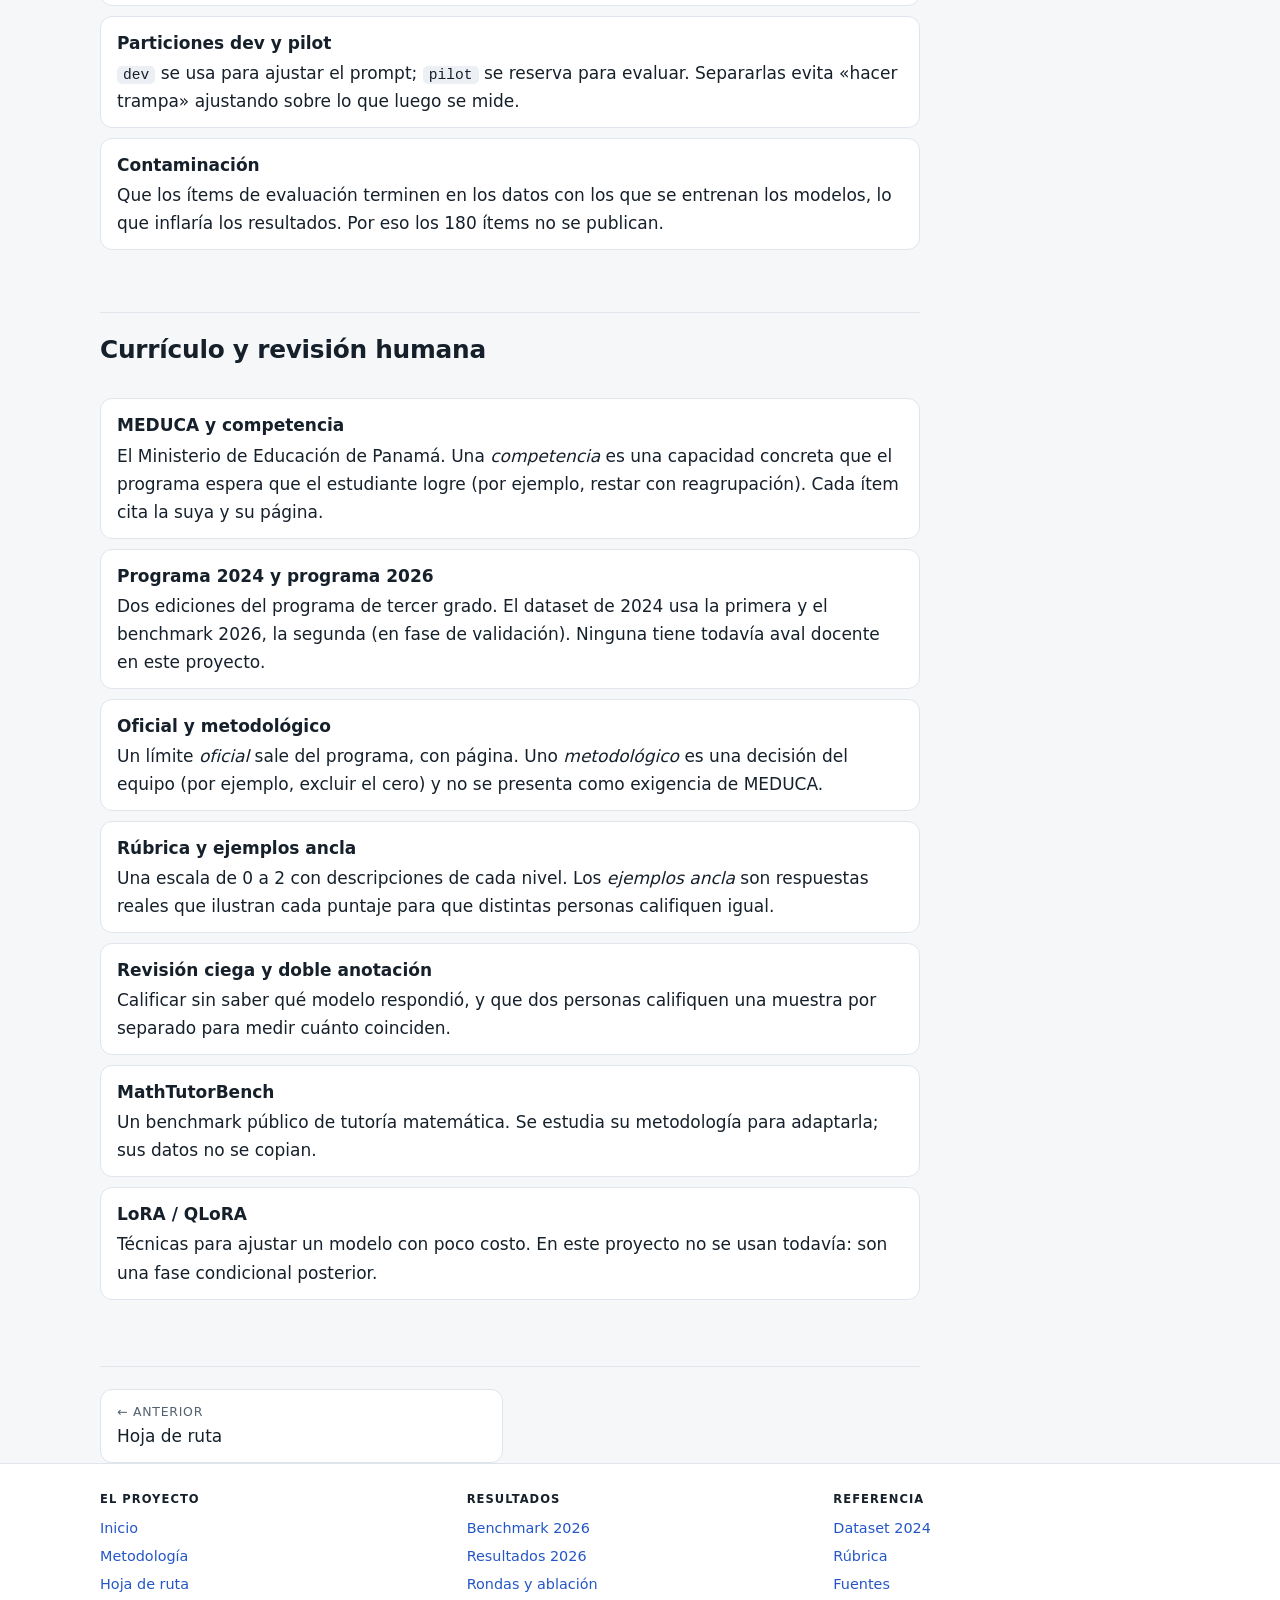
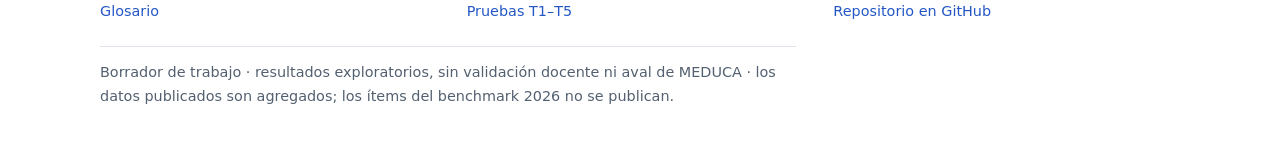
<file: glosario.html>
<!doctype html>
<html lang="es">
<head>
<meta charset="utf-8">
<meta name="viewport" content="width=device-width, initial-scale=1">
<meta name="color-scheme" content="light dark">
<title>Glosario · Tutoría matemática offline</title>
<meta name="description" content="Términos técnicos del proyecto explicados en lenguaje llano: cuantización, Q4_K_M, ablación, intervalos de confianza, fuga de la respuesta y más.">
<link rel="stylesheet" href="assets/style.css">
<style>
  .gloss { margin: 10px 0 0; }
  .gloss .term { background: var(--surface); border: 1px solid var(--line); border-radius: var(--radius); padding: 12px 16px; margin: 10px 0; max-width: 82ch; }
  .gloss dt { font-weight: 700; margin: 0 0 2px; }
  .gloss dd { margin: 0; }
  .gloss dd .see { display: block; margin-top: 4px; font-size: .88rem; color: var(--muted); }
  .gsearch { margin: 14px 0 4px; }
  .gsearch input { width: min(100%, 420px); }
</style>
<script>try{var t=localStorage.getItem('theme');if(t)document.documentElement.setAttribute('data-theme',t)}catch(e){}</script>
</head>
<body>
<header class="site">
  <a class="skip" href="#contenido">Saltar al contenido</a>
  <div class="wrap topbar">
    <a class="brand" href="index.html"><span class="mark" aria-hidden="true">∑</span><span>Tutoría matemática offline<small>Investigación AAAI-27 UC · matemática de 3.er grado, Panamá</small></span></a>
    <button class="theme-toggle" type="button" aria-label="Cambiar entre tema claro y oscuro">☾ Oscuro</button>
  </div>
  <nav class="sections" aria-label="Secciones"><div class="wrap"><a href="index.html">Inicio</a><a href="benchmark.html">Benchmark 2026</a><a href="pruebas.html">Laboratorio 2024</a><a href="metodologia.html" aria-current="true">Método y referencias</a></div></nav>
  <nav class="subsections" aria-label="Páginas de la sección"><div class="wrap"><a href="metodologia.html">Metodología</a><a href="rubrica.html">Rúbrica</a><a href="fuentes.html">Fuentes</a><a href="hoja-de-ruta.html">Hoja de ruta</a><a href="glosario.html" aria-current="page">Glosario</a></div></nav>
</header>

<main class="wrap" id="contenido">
  <h1>Glosario</h1>
  <p class="lead">Los términos técnicos del proyecto, en lenguaje llano. Si encuentras uno que no está aquí, es un hueco del glosario, no tuyo.</p>
  <div class="gsearch"><label class="small" for="gq">Buscar un término</label><br><input type="search" id="gq" placeholder="por ejemplo: cuantización"></div>
  <p class="count" id="gcount"></p>

  <h2>Modelos y compresión</h2>
  <dl class="gloss">
    <div class="term"><dt>Modelo de lenguaje pequeño (SLM)</dt><dd>Un modelo de lenguaje con pocos miles de millones de parámetros o menos (aquí, de 0,6 a 3,8 mil millones), lo bastante ligero para correr en un portátil o, a futuro, en un teléfono.</dd></div>
    <div class="term"><dt>Parámetros</dt><dd>Los números que el modelo aprendió y que guardan su «conocimiento». Más parámetros suele significar más capacidad, pero también más memoria y más lentitud.</dd></div>
    <div class="term"><dt>Cuantización</dt><dd>Guardar esos números con menos precisión para que el modelo ocupe menos memoria y corra más rápido, a costa de perder algo de calidad. Es como comprimir una foto: pesa menos, pero puede perder detalle.</dd></div>
    <div class="term"><dt>FP16, Q8_0, Q4_K_M</dt><dd>Tres niveles de precisión del mismo modelo. <strong>FP16</strong> es el original (16 bits por número), <strong>Q8_0</strong> usa unos 8 bits y <strong>Q4_K_M</strong> unos 4. Cuanto menor el número, más pequeño el archivo. Por eso comparamos las tres versiones de un mismo modelo: es lo único que cambia.</dd></div>
    <div class="term"><dt>Ollama</dt><dd>El programa que ejecuta los modelos en el equipo, sin internet, y reporta tiempos y cantidad de tokens.</dd></div>
    <div class="term"><dt>Digest</dt><dd>Una huella única del archivo exacto de un modelo. Garantiza que dos corridas usaron literalmente el mismo modelo.</dd></div>
    <div class="term"><dt>Modo «thinking»</dt><dd>Algunos modelos «razonan en voz alta» antes de responder. Se fija igual en todas las corridas para que no sea una variable oculta.</dd></div>
  </dl>

  <h2>Equipo y costo</h2>
  <dl class="gloss">
    <div class="term"><dt>GPU y VRAM</dt><dd>La tarjeta gráfica y su memoria. El laboratorio tiene una RTX 3060 Laptop de 6 GB de VRAM. Si un modelo no cabe completo en la VRAM, parte se ejecuta en el procesador y todo se vuelve más lento.</dd></div>
    <div class="term"><dt>Offload (GPU pura o híbrida)</dt><dd>Indica si el modelo corre entero en la GPU («GPU pura») o repartido con la CPU («híbrido»). No se mezclan ambos modos en una misma comparación de velocidad.</dd></div>
    <div class="term"><dt>Token y tok/s</dt><dd>Un token es un trozo de texto (más o menos una sílaba o palabra corta). «Tokens por segundo» mide qué tan rápido escribe el modelo.</dd></div>
    <div class="term"><dt>TTFT</dt><dd>Tiempo hasta el primer token: cuánto tarda el modelo en empezar a responder. La medición con instrumentación propia es una fase posterior (F4).</dd></div>
    <div class="term"><dt>Reportado, medido y derivado</dt><dd>Un dato <em>reportado</em> lo informa Ollama; uno <em>medido</em> lo mide una herramienta externa (por ejemplo <code>nvidia-smi</code>); uno <em>derivado</em> se calcula a partir de los anteriores. El sitio los rotula por separado y no inventa los que faltan.</dd></div>
  </dl>

  <h2>Evaluación y estadística</h2>
  <dl class="gloss">
    <div class="term"><dt>Benchmark</dt><dd>Un conjunto fijo de problemas con respuestas conocidas, que sirve para comparar modelos en igualdad de condiciones.</dd></div>
    <div class="term"><dt>Ítem, problema base y familia</dt><dd>Un <em>ítem</em> es una pregunta concreta. Varios ítems pueden salir del mismo <em>problema base</em> (o <em>familia</em>), por ejemplo resolverlo, diagnosticar un error y dar una pista. Como no son independientes entre sí, la estadística los agrupa.</dd></div>
    <div class="term"><dt>Las tres tareas</dt><dd><strong>Resolver:</strong> dar la respuesta correcta. <strong>Diagnosticar:</strong> reconocer el error de un estudiante, o que no hay error. <strong>Pista:</strong> orientar sin revelar la respuesta.</dd></div>
    <div class="term"><dt>Control</dt><dd>Un caso donde el trabajo del estudiante es correcto. Sirve para saber si el modelo inventa errores donde no los hay.</dd></div>
    <div class="term"><dt>Corrector determinista</dt><dd>Un programa que puntúa con reglas fijas (¿la respuesta es exacta?, ¿el veredicto es correcto?, ¿la pista contiene el resultado?). Da siempre el mismo resultado y no depende de la opinión de otro modelo.</dd></div>
    <div class="term"><dt>Veredicto y categoría</dt><dd>En el diagnóstico, el <em>veredicto</em> es decir si el trabajo está bien o mal; la <em>categoría</em> es el tipo de error que el modelo dice haber encontrado.</dd></div>
    <div class="term"><dt>Fuga (de la pista)</dt><dd>Una pista que contiene la respuesta final. Una pista con fuga no cumple su función. Ojo: que no haya fuga <strong>no</strong> significa que la pista sea buena.</dd></div>
    <div class="term"><dt>Intervalo de confianza (IC 95 %)</dt><dd>El rango en el que probablemente está el valor «real» si repitiéramos la prueba con otros problemas parecidos. Si los intervalos de dos modelos <strong>se solapan</strong>, no se puede afirmar que uno sea mejor que el otro.</dd></div>
    <div class="term"><dt>Bootstrap por problema base</dt><dd>Una manera de calcular intervalos volviendo a muestrear familias de problemas, no ítems sueltos, para no exagerar la certeza.</dd></div>
    <div class="term"><dt>Ablación</dt><dd>Cambiar una sola cosa a propósito para ver qué la explica. Aquí: darle al modelo la respuesta correcta, o pedirle que resuelva primero, para entender por qué no detecta el error.</dd></div>
    <div class="term"><dt>Ronda y temperatura</dt><dd>Una <em>ronda</em> es una pasada completa por todos los ítems. La <em>temperatura</em> controla cuánto azar usa el modelo al escribir: con 0 casi siempre responde igual; con valores más altos varía.</dd></div>
    <div class="term"><dt>Exploratorio y confirmatorio</dt><dd>Un resultado <em>exploratorio</em> sugiere una pista y genera preguntas; uno <em>confirmatorio</em> se diseñó de antemano para comprobar una hipótesis con muestra suficiente. Todo lo publicado hasta ahora es exploratorio.</dd></div>
    <div class="term"><dt>Frontera de Pareto</dt><dd>El conjunto de configuraciones que no se pueden mejorar en calidad sin empeorar el costo (o al revés). Sirve para elegir según lo que importe más.</dd></div>
  </dl>

  <h2>Datos y reproducibilidad</h2>
  <dl class="gloss">
    <div class="term"><dt>Prompt congelado</dt><dd>La instrucción que se le da al modelo, fijada de antemano y protegida con una huella (SHA-256) para que no cambie entre comparaciones.</dd></div>
    <div class="term"><dt>SHA-256</dt><dd>Una huella digital de un archivo. Si cambia una sola letra, la huella cambia. Permite comprobar que los datos no se alteraron.</dd></div>
    <div class="term"><dt>Benchmark congelado</dt><dd>Ítems, reglas y configuración quedan registrados con su huella antes de evaluar; el motor se niega a correr si algo cambió.</dd></div>
    <div class="term"><dt>Manifiesto</dt><dd>El «acta» de una corrida: fecha, versiones, hardware, modelo y digest, huella de los datos y configuración usada.</dd></div>
    <div class="term"><dt>Particiones dev y pilot</dt><dd><code>dev</code> se usa para ajustar el prompt; <code>pilot</code> se reserva para evaluar. Separarlas evita «hacer trampa» ajustando sobre lo que luego se mide.</dd></div>
    <div class="term"><dt>Contaminación</dt><dd>Que los ítems de evaluación terminen en los datos con los que se entrenan los modelos, lo que inflaría los resultados. Por eso los 180 ítems no se publican.</dd></div>
  </dl>

  <h2>Currículo y revisión humana</h2>
  <dl class="gloss">
    <div class="term"><dt>MEDUCA y competencia</dt><dd>El Ministerio de Educación de Panamá. Una <em>competencia</em> es una capacidad concreta que el programa espera que el estudiante logre (por ejemplo, restar con reagrupación). Cada ítem cita la suya y su página.</dd></div>
    <div class="term"><dt>Programa 2024 y programa 2026</dt><dd>Dos ediciones del programa de tercer grado. El dataset de 2024 usa la primera y el benchmark 2026, la segunda (en fase de validación). Ninguna tiene todavía aval docente en este proyecto.</dd></div>
    <div class="term"><dt>Oficial y metodológico</dt><dd>Un límite <em>oficial</em> sale del programa, con página. Uno <em>metodológico</em> es una decisión del equipo (por ejemplo, excluir el cero) y no se presenta como exigencia de MEDUCA.</dd></div>
    <div class="term"><dt>Rúbrica y ejemplos ancla</dt><dd>Una escala de 0 a 2 con descripciones de cada nivel. Los <em>ejemplos ancla</em> son respuestas reales que ilustran cada puntaje para que distintas personas califiquen igual.</dd></div>
    <div class="term"><dt>Revisión ciega y doble anotación</dt><dd>Calificar sin saber qué modelo respondió, y que dos personas califiquen una muestra por separado para medir cuánto coinciden.</dd></div>
    <div class="term"><dt>MathTutorBench</dt><dd>Un benchmark público de tutoría matemática. Se estudia su metodología para adaptarla; sus datos no se copian.</dd></div>
    <div class="term"><dt>LoRA / QLoRA</dt><dd>Técnicas para ajustar un modelo con poco costo. En este proyecto no se usan todavía: son una fase condicional posterior.</dd></div>
  </dl>
</main>

<footer class="site"><div class="wrap">
  <div class="cols">
    <div><div class="h">El proyecto</div><a href="index.html">Inicio</a><a href="metodologia.html">Metodología</a><a href="hoja-de-ruta.html">Hoja de ruta</a><a href="glosario.html">Glosario</a></div>
    <div><div class="h">Resultados</div><a href="benchmark.html">Benchmark 2026</a><a href="resultados-2026.html">Resultados 2026</a><a href="rondas-2026.html">Rondas y ablación</a><a href="pruebas.html">Pruebas T1–T5</a></div>
    <div><div class="h">Referencia</div><a href="dataset.html">Dataset 2024</a><a href="rubrica.html">Rúbrica</a><a href="fuentes.html">Fuentes</a><a href="https://github.com/Carlos09Or/Math_Project_LLM">Repositorio en GitHub</a></div>
  </div>
  <p class="legal">Borrador de trabajo · resultados exploratorios, sin validación docente ni aval de MEDUCA · los datos publicados son agregados; los ítems del benchmark 2026 no se publican.</p>
</div></footer>
<script>
(function () {
  var q = document.getElementById('gq'), terms = Array.prototype.slice.call(document.querySelectorAll('.gloss .term')), c = document.getElementById('gcount');
  function norm(s) { return s.toLowerCase().normalize('NFD').replace(/[̀-ͯ]/g, ''); }
  function run() {
    var v = norm(q.value.trim()), n = 0;
    terms.forEach(function (t) { var ok = !v || norm(t.textContent).indexOf(v) >= 0; t.hidden = !ok; if (ok) n++; });
    c.textContent = v ? n + ' de ' + terms.length + ' términos' : terms.length + ' términos';
    document.querySelectorAll('main h2').forEach(function (h) {
      var dl = h.nextElementSibling; if (dl && dl.classList.contains('gloss')) { var any = dl.querySelector('.term:not([hidden])'); h.hidden = !any; dl.hidden = !any; }
    });
  }
  q.addEventListener('input', run); run();
})();
</script>
<script src="assets/shell.js"></script>
</body>
</html>
</file>
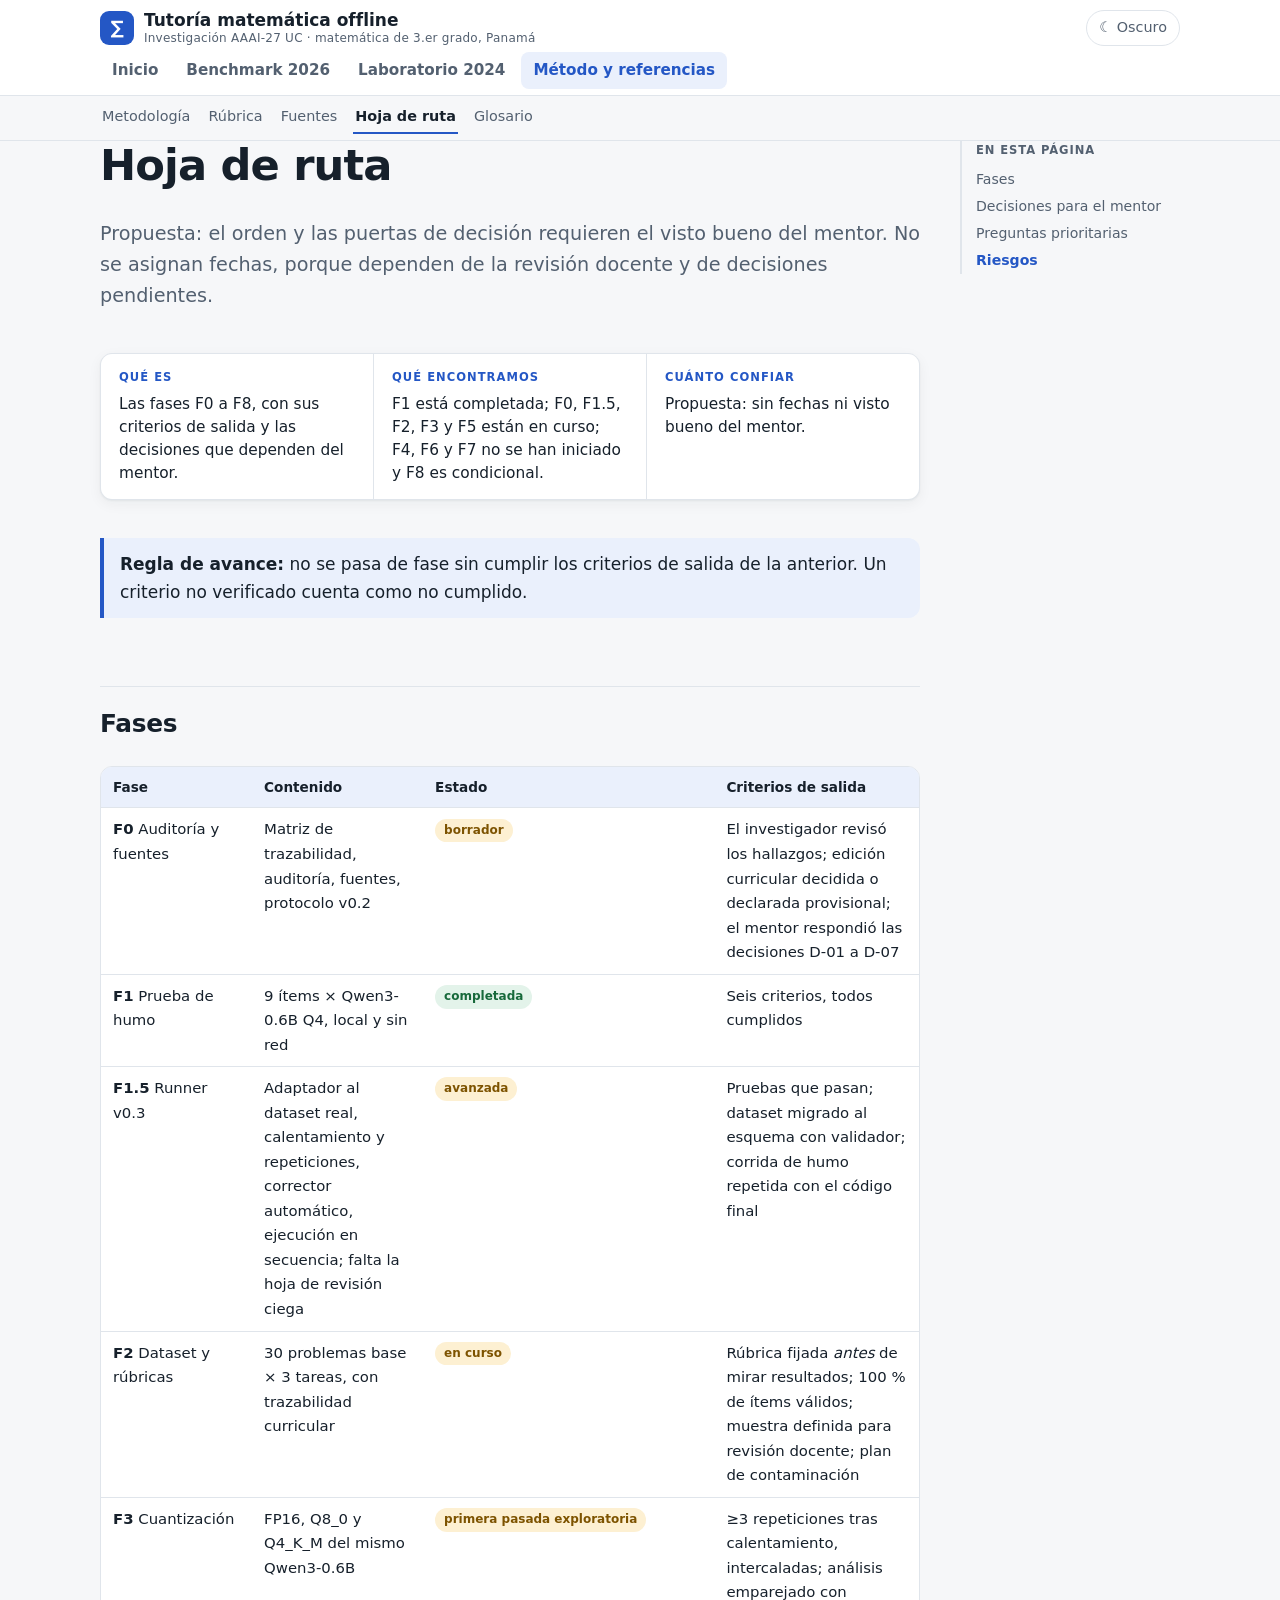
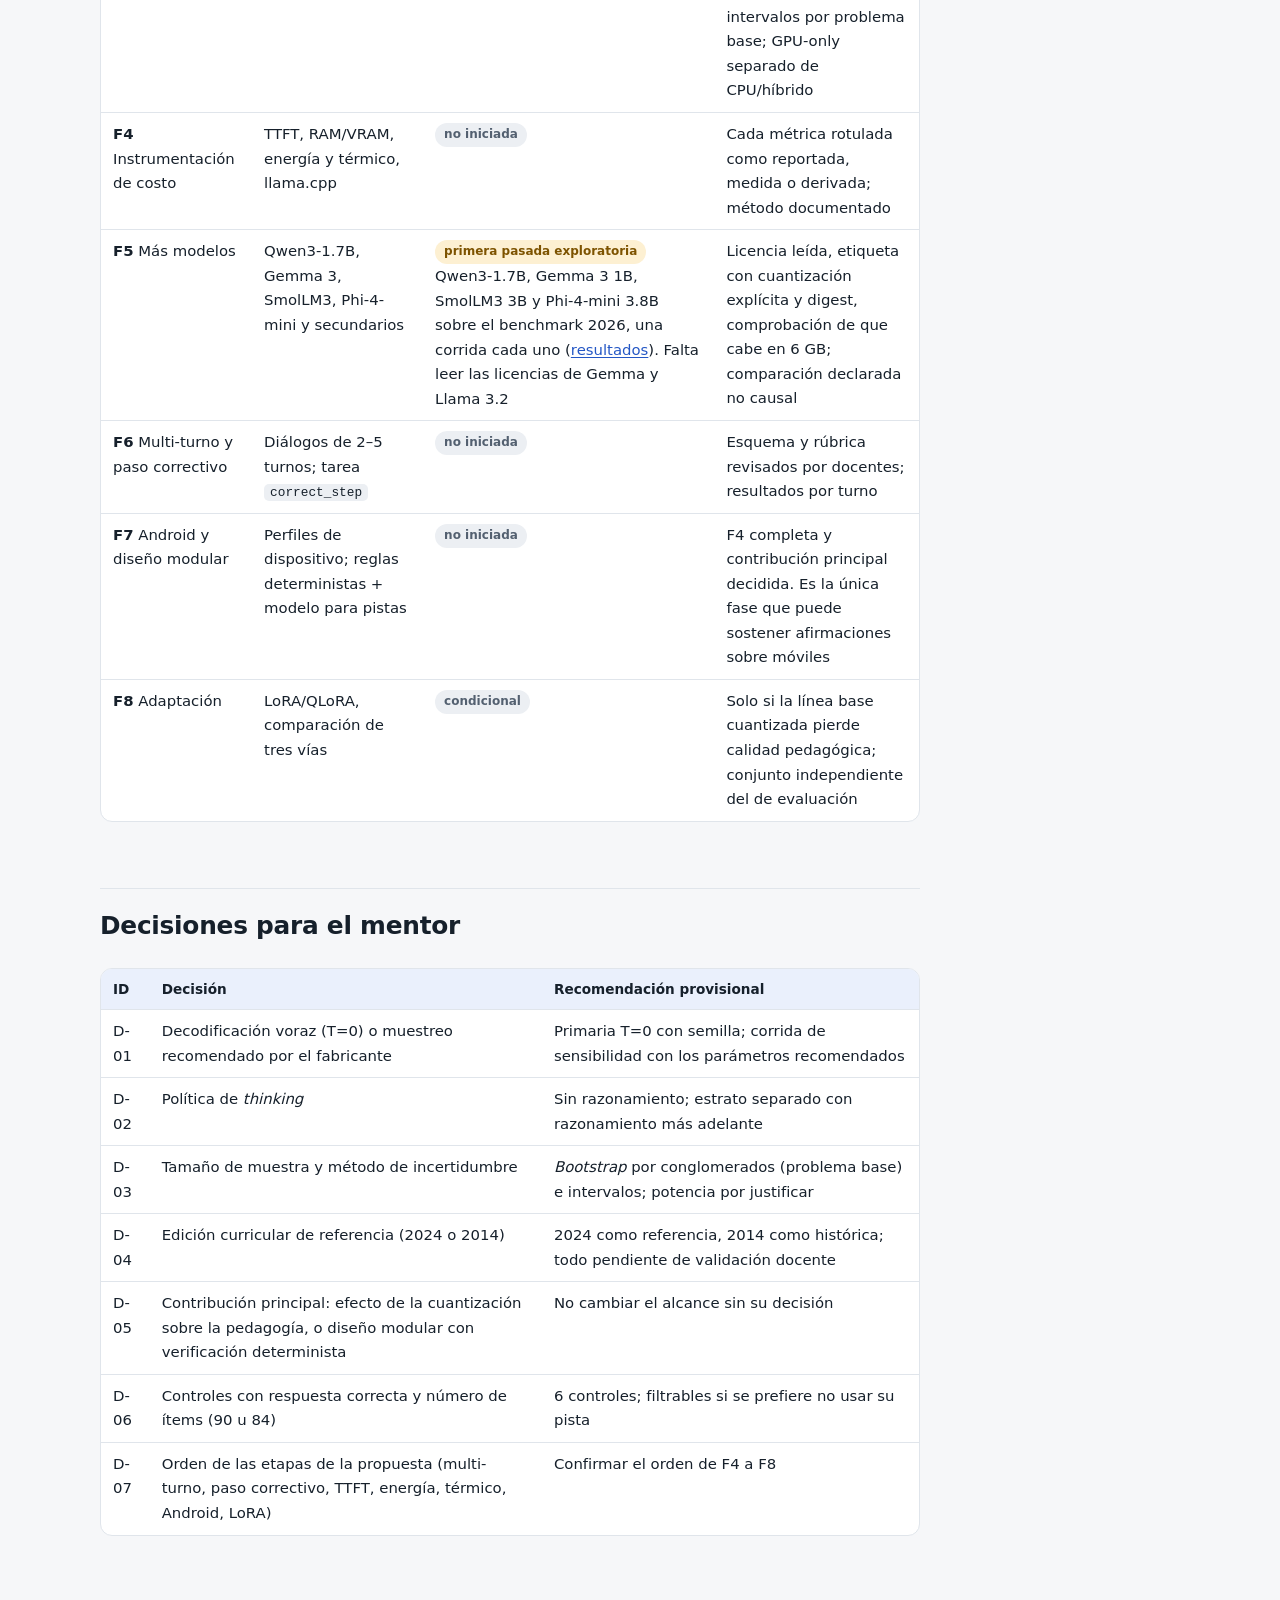
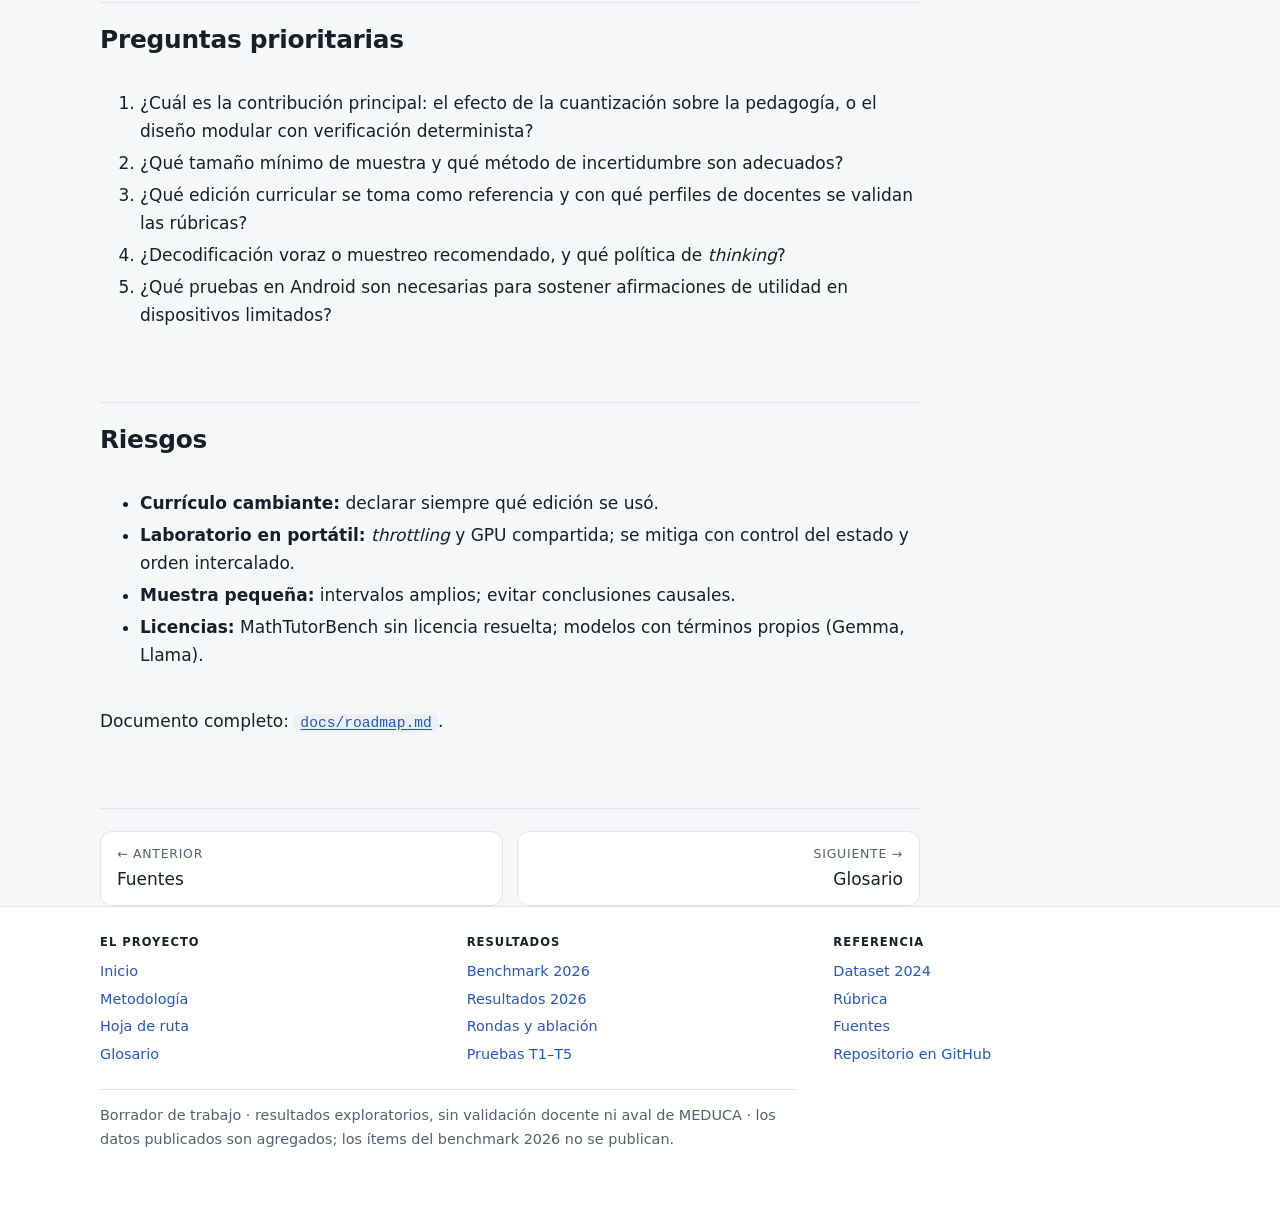
<file: hoja-de-ruta.html>
<!doctype html>
<html lang="es">
<head>
<meta charset="utf-8">
<meta name="viewport" content="width=device-width, initial-scale=1">
<meta name="color-scheme" content="light dark">
<title>Hoja de ruta · Tutoría matemática offline</title>
<meta name="description" content="Fases del proyecto, criterios para avanzar entre ellas y decisiones pendientes del mentor.">
<link rel="stylesheet" href="assets/style.css">
<script>try{var t=localStorage.getItem('theme');if(t)document.documentElement.setAttribute('data-theme',t)}catch(e){}</script>
</head>
<body>
<header class="site">
  <a class="skip" href="#contenido">Saltar al contenido</a>
  <div class="wrap topbar">
    <a class="brand" href="index.html"><span class="mark" aria-hidden="true">∑</span><span>Tutoría matemática offline<small>Investigación AAAI-27 UC · matemática de 3.er grado, Panamá</small></span></a>
    <button class="theme-toggle" type="button" aria-label="Cambiar entre tema claro y oscuro">☾ Oscuro</button>
  </div>
  <nav class="sections" aria-label="Secciones"><div class="wrap"><a href="index.html">Inicio</a><a href="benchmark.html">Benchmark 2026</a><a href="pruebas.html">Laboratorio 2024</a><a href="metodologia.html" aria-current="true">Método y referencias</a></div></nav>
  <nav class="subsections" aria-label="Páginas de la sección"><div class="wrap"><a href="metodologia.html">Metodología</a><a href="rubrica.html">Rúbrica</a><a href="fuentes.html">Fuentes</a><a href="hoja-de-ruta.html" aria-current="page">Hoja de ruta</a><a href="glosario.html">Glosario</a></div></nav>
</header>

<main class="wrap" id="contenido">
  <h1>Hoja de ruta</h1>
  <p class="lead">Propuesta: el orden y las puertas de decisión requieren el visto bueno del mentor. No se asignan fechas, porque dependen de la revisión docente y de decisiones pendientes.</p>
  <div class="tldr" aria-label="En breve"><div><div class="h">Qué es</div><p>Las fases F0 a F8, con sus criterios de salida y las decisiones que dependen del mentor.</p></div><div><div class="h">Qué encontramos</div><p>F1 está completada; F0, F1.5, F2, F3 y F5 están en curso; F4, F6 y F7 no se han iniciado y F8 es condicional.</p></div><div><div class="h">Cuánto confiar</div><p>Propuesta: sin fechas ni visto bueno del mentor.</p></div></div>
  <div class="callout"><strong>Regla de avance:</strong> no se pasa de fase sin cumplir los criterios de salida de la anterior. Un criterio no verificado cuenta como no cumplido.</div>

  <h2>Fases</h2>
  <div class="table-wrap"><table>
    <thead><tr><th>Fase</th><th>Contenido</th><th>Estado</th><th>Criterios de salida</th></tr></thead>
    <tbody>
      <tr><td><strong>F0</strong> Auditoría y fuentes</td><td>Matriz de trazabilidad, auditoría, fuentes, protocolo v0.2</td><td><span class="badge b-warn">borrador</span></td><td>El investigador revisó los hallazgos; edición curricular decidida o declarada provisional; el mentor respondió las decisiones D-01 a D-07</td></tr>
      <tr><td><strong>F1</strong> Prueba de humo</td><td>9 ítems × Qwen3-0.6B Q4, local y sin red</td><td><span class="badge b-ok">completada</span></td><td>Seis criterios, todos cumplidos</td></tr>
      <tr><td><strong>F1.5</strong> Runner v0.3</td><td>Adaptador al dataset real, calentamiento y repeticiones, corrector automático, ejecución en secuencia; falta la hoja de revisión ciega</td><td><span class="badge b-warn">avanzada</span></td><td>Pruebas que pasan; dataset migrado al esquema con validador; corrida de humo repetida con el código final</td></tr>
      <tr><td><strong>F2</strong> Dataset y rúbricas</td><td>30 problemas base × 3 tareas, con trazabilidad curricular</td><td><span class="badge b-warn">en curso</span></td><td>Rúbrica fijada <em>antes</em> de mirar resultados; 100 % de ítems válidos; muestra definida para revisión docente; plan de contaminación</td></tr>
      <tr><td><strong>F3</strong> Cuantización</td><td>FP16, Q8_0 y Q4_K_M del mismo Qwen3-0.6B</td><td><span class="badge b-warn">primera pasada exploratoria</span></td><td>≥3 repeticiones tras calentamiento, intercaladas; análisis emparejado con intervalos por problema base; GPU-only separado de CPU/híbrido</td></tr>
      <tr><td><strong>F4</strong> Instrumentación de costo</td><td>TTFT, RAM/VRAM, energía y térmico, llama.cpp</td><td><span class="badge b-pend">no iniciada</span></td><td>Cada métrica rotulada como reportada, medida o derivada; método documentado</td></tr>
      <tr><td><strong>F5</strong> Más modelos</td><td>Qwen3-1.7B, Gemma 3, SmolLM3, Phi-4-mini y secundarios</td><td><span class="badge b-warn">primera pasada exploratoria</span> Qwen3-1.7B, Gemma 3 1B, SmolLM3 3B y Phi-4-mini 3.8B sobre el benchmark 2026, una corrida cada uno (<a href="resultados-2026.html">resultados</a>). Falta leer las licencias de Gemma y Llama 3.2</td><td>Licencia leída, etiqueta con cuantización explícita y digest, comprobación de que cabe en 6 GB; comparación declarada no causal</td></tr>
      <tr><td><strong>F6</strong> Multi-turno y paso correctivo</td><td>Diálogos de 2–5 turnos; tarea <code>correct_step</code></td><td><span class="badge b-pend">no iniciada</span></td><td>Esquema y rúbrica revisados por docentes; resultados por turno</td></tr>
      <tr><td><strong>F7</strong> Android y diseño modular</td><td>Perfiles de dispositivo; reglas deterministas + modelo para pistas</td><td><span class="badge b-pend">no iniciada</span></td><td>F4 completa y contribución principal decidida. Es la única fase que puede sostener afirmaciones sobre móviles</td></tr>
      <tr><td><strong>F8</strong> Adaptación</td><td>LoRA/QLoRA, comparación de tres vías</td><td><span class="badge b-pend">condicional</span></td><td>Solo si la línea base cuantizada pierde calidad pedagógica; conjunto independiente del de evaluación</td></tr>
    </tbody>
  </table></div>

  <h2>Decisiones para el mentor</h2>
  <div class="table-wrap"><table>
    <thead><tr><th>ID</th><th>Decisión</th><th>Recomendación provisional</th></tr></thead>
    <tbody>
      <tr><td>D-01</td><td>Decodificación voraz (T=0) o muestreo recomendado por el fabricante</td><td>Primaria T=0 con semilla; corrida de sensibilidad con los parámetros recomendados</td></tr>
      <tr><td>D-02</td><td>Política de <em>thinking</em></td><td>Sin razonamiento; estrato separado con razonamiento más adelante</td></tr>
      <tr><td>D-03</td><td>Tamaño de muestra y método de incertidumbre</td><td><em>Bootstrap</em> por conglomerados (problema base) e intervalos; potencia por justificar</td></tr>
      <tr><td>D-04</td><td>Edición curricular de referencia (2024 o 2014)</td><td>2024 como referencia, 2014 como histórica; todo pendiente de validación docente</td></tr>
      <tr><td>D-05</td><td>Contribución principal: efecto de la cuantización sobre la pedagogía, o diseño modular con verificación determinista</td><td>No cambiar el alcance sin su decisión</td></tr>
      <tr><td>D-06</td><td>Controles con respuesta correcta y número de ítems (90 u 84)</td><td>6 controles; filtrables si se prefiere no usar su pista</td></tr>
      <tr><td>D-07</td><td>Orden de las etapas de la propuesta (multi-turno, paso correctivo, TTFT, energía, térmico, Android, LoRA)</td><td>Confirmar el orden de F4 a F8</td></tr>
    </tbody>
  </table></div>

  <h2>Preguntas prioritarias</h2>
  <ol>
    <li>¿Cuál es la contribución principal: el efecto de la cuantización sobre la pedagogía, o el diseño modular con verificación determinista?</li>
    <li>¿Qué tamaño mínimo de muestra y qué método de incertidumbre son adecuados?</li>
    <li>¿Qué edición curricular se toma como referencia y con qué perfiles de docentes se validan las rúbricas?</li>
    <li>¿Decodificación voraz o muestreo recomendado, y qué política de <em>thinking</em>?</li>
    <li>¿Qué pruebas en Android son necesarias para sostener afirmaciones de utilidad en dispositivos limitados?</li>
  </ol>

  <h2>Riesgos</h2>
  <ul>
    <li><strong>Currículo cambiante:</strong> declarar siempre qué edición se usó.</li>
    <li><strong>Laboratorio en portátil:</strong> <em>throttling</em> y GPU compartida; se mitiga con control del estado y orden intercalado.</li>
    <li><strong>Muestra pequeña:</strong> intervalos amplios; evitar conclusiones causales.</li>
    <li><strong>Licencias:</strong> MathTutorBench sin licencia resuelta; modelos con términos propios (Gemma, Llama).</li>
  </ul>
  <p>Documento completo: <a href="https://github.com/Carlos09Or/Math_Project_LLM/blob/main/docs/roadmap.md"><code>docs/roadmap.md</code></a>.</p>
</main>

<footer class="site"><div class="wrap">
  <div class="cols">
    <div><div class="h">El proyecto</div><a href="index.html">Inicio</a><a href="metodologia.html">Metodología</a><a href="hoja-de-ruta.html">Hoja de ruta</a><a href="glosario.html">Glosario</a></div>
    <div><div class="h">Resultados</div><a href="benchmark.html">Benchmark 2026</a><a href="resultados-2026.html">Resultados 2026</a><a href="rondas-2026.html">Rondas y ablación</a><a href="pruebas.html">Pruebas T1–T5</a></div>
    <div><div class="h">Referencia</div><a href="dataset.html">Dataset 2024</a><a href="rubrica.html">Rúbrica</a><a href="fuentes.html">Fuentes</a><a href="https://github.com/Carlos09Or/Math_Project_LLM">Repositorio en GitHub</a></div>
  </div>
  <p class="legal">Borrador de trabajo · resultados exploratorios, sin validación docente ni aval de MEDUCA · los datos publicados son agregados; los ítems del benchmark 2026 no se publican.</p>
</div></footer>
<script src="assets/app.js"></script>
<script src="assets/shell.js"></script>
</body>
</html>
</file>
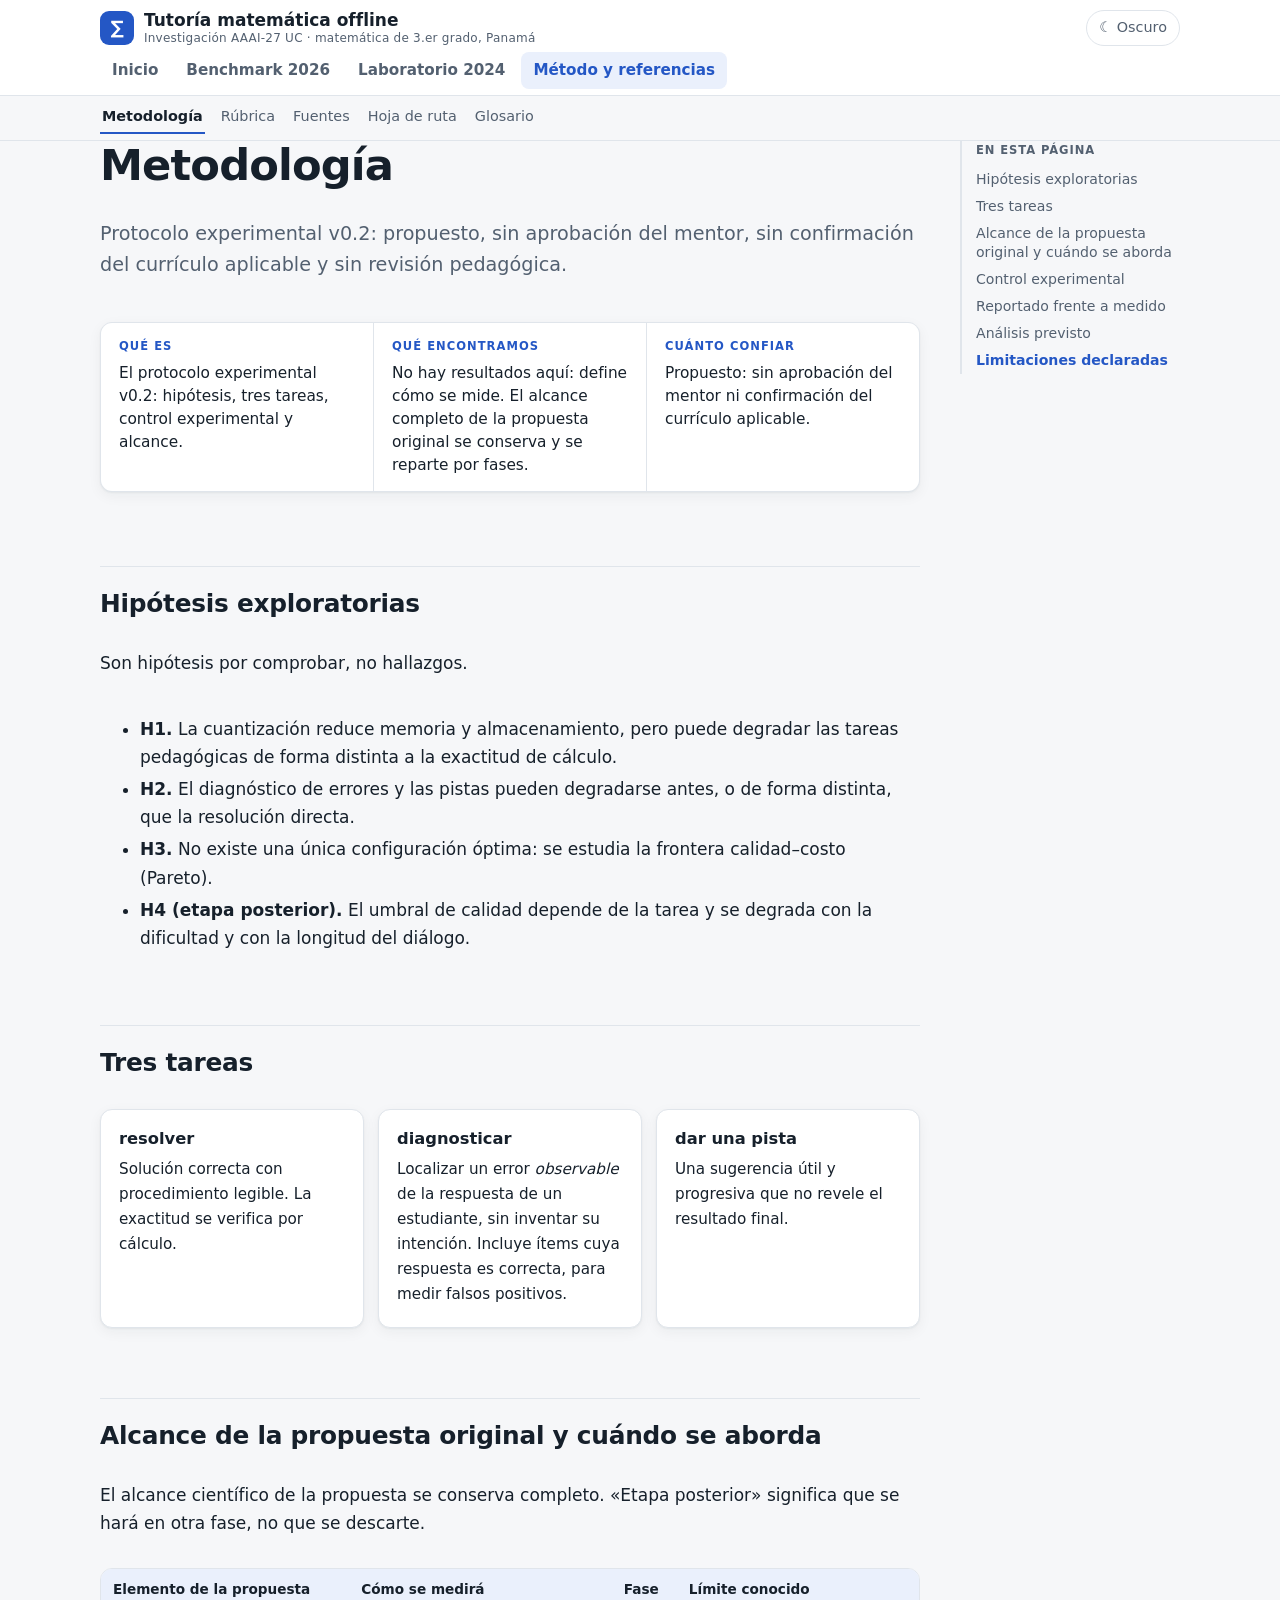
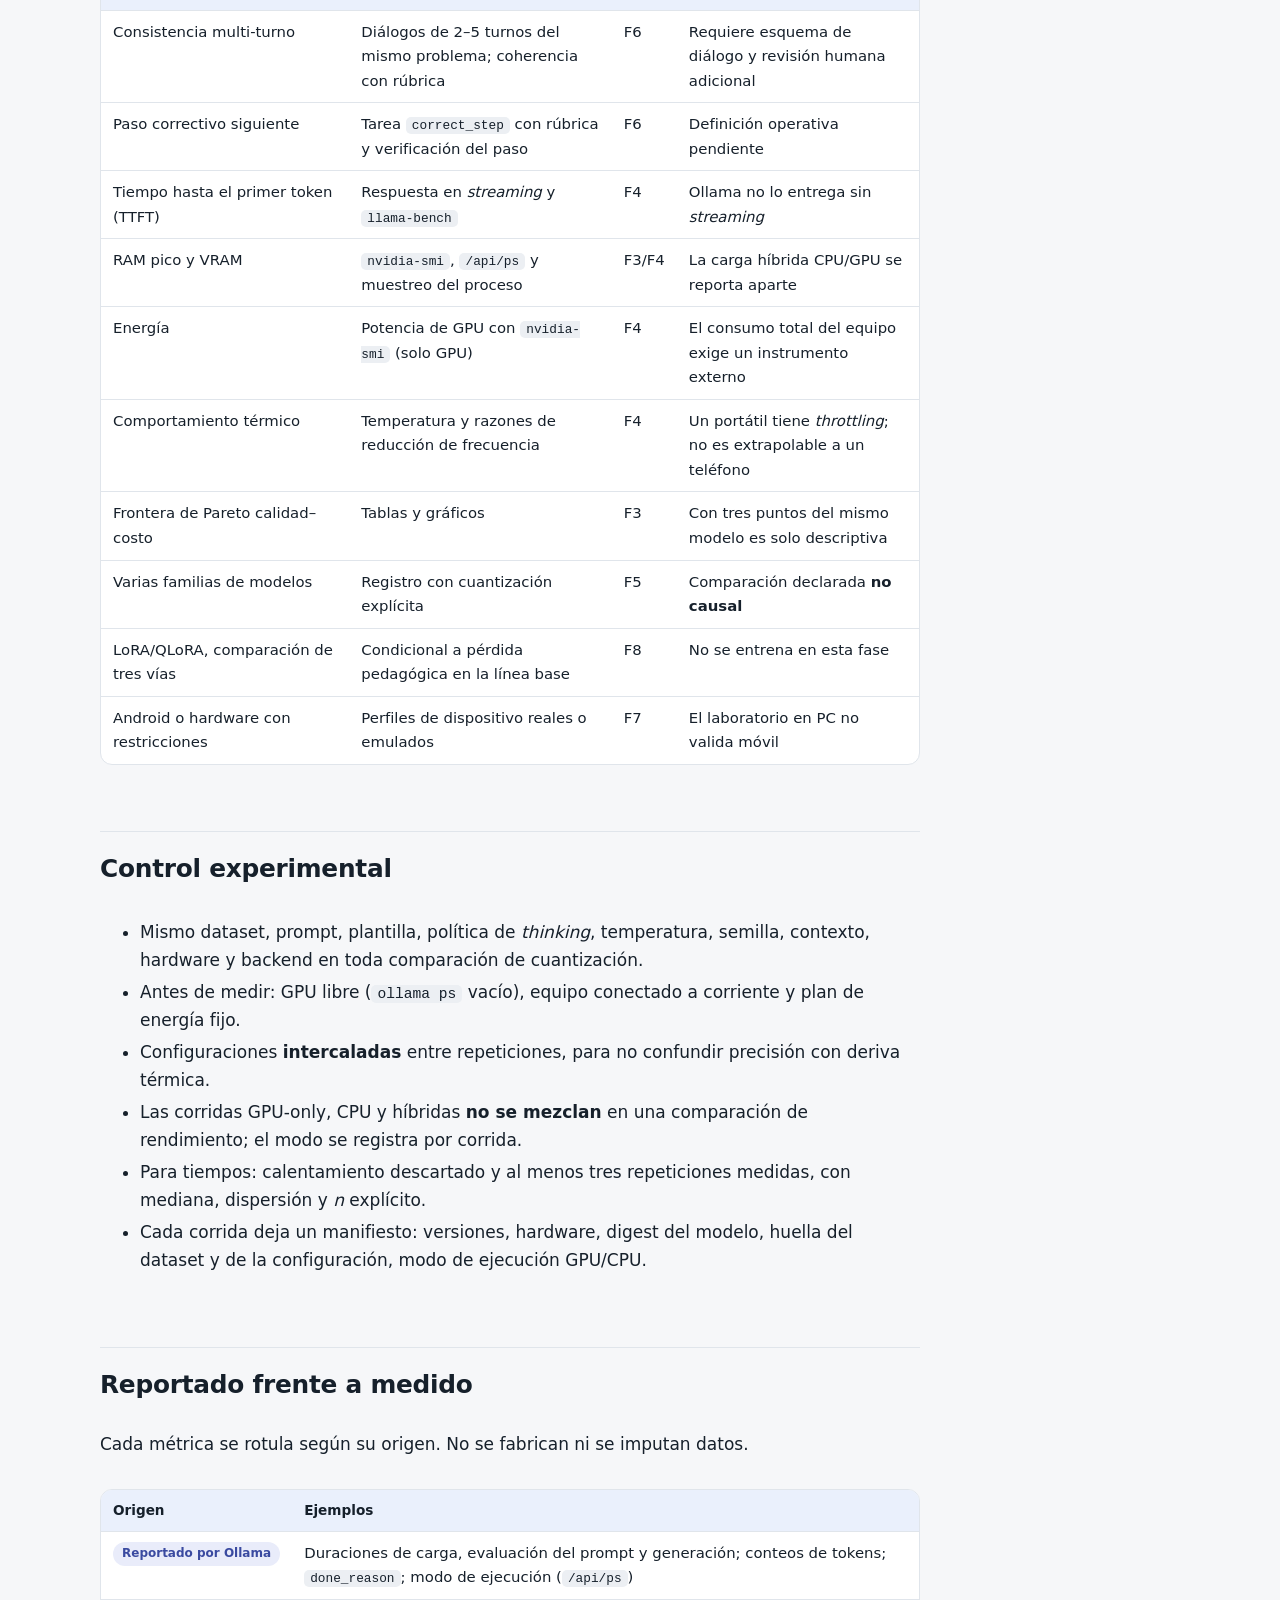
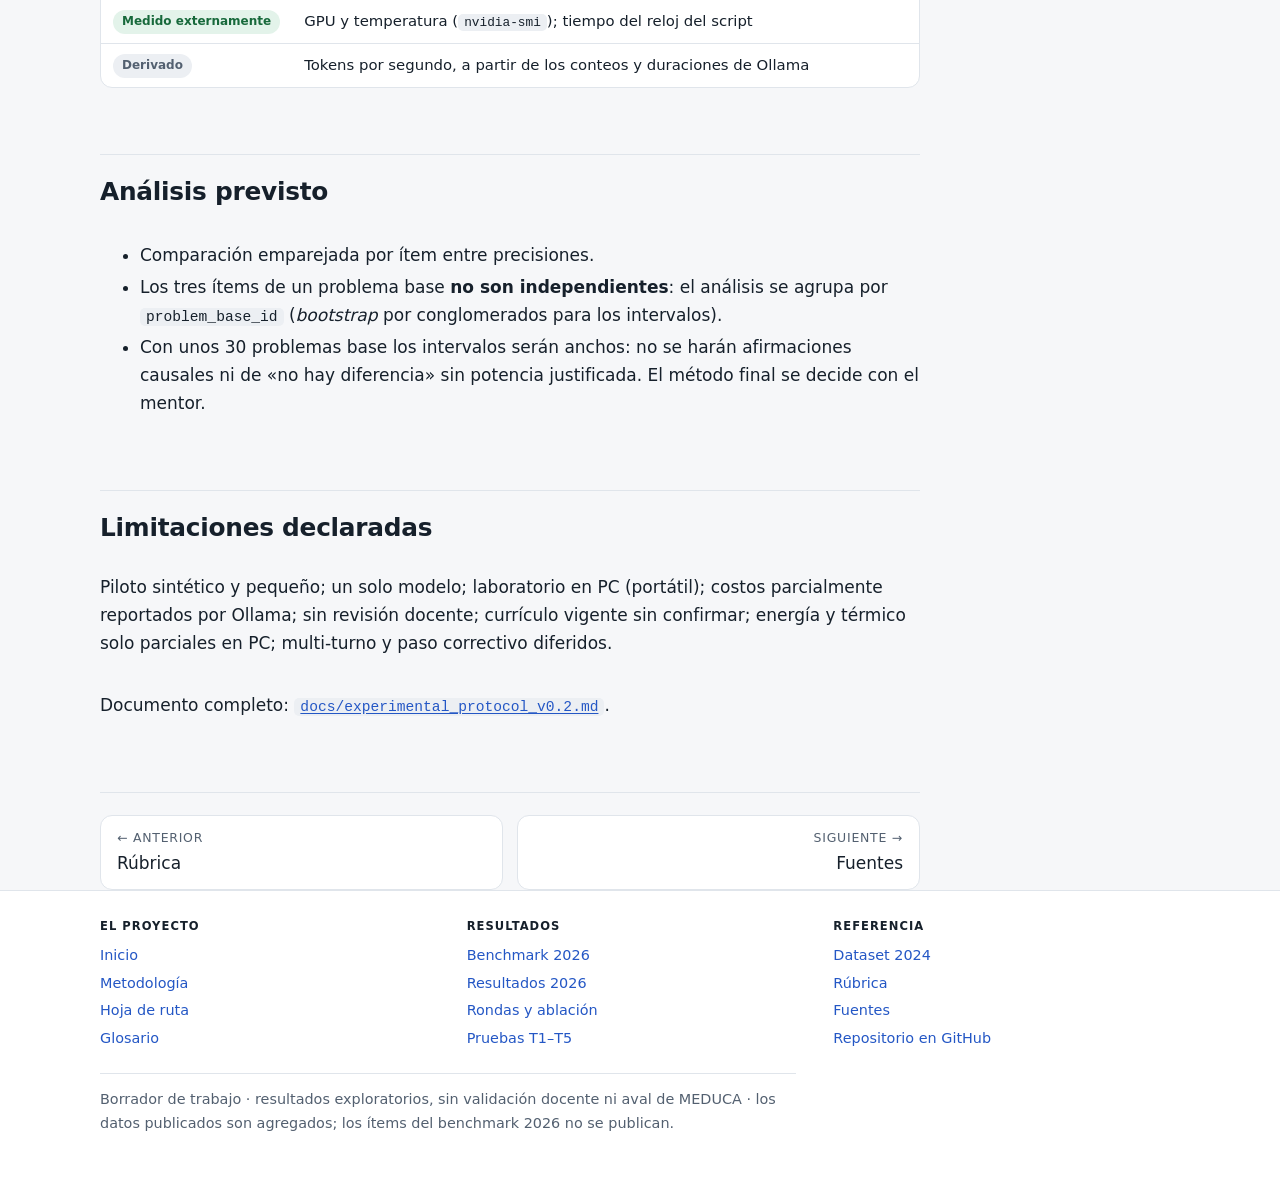
<file: metodologia.html>
<!doctype html>
<html lang="es">
<head>
<meta charset="utf-8">
<meta name="viewport" content="width=device-width, initial-scale=1">
<meta name="color-scheme" content="light dark">
<title>Metodología · Tutoría matemática offline</title>
<meta name="description" content="Alcance, hipótesis, control experimental y alcance de la propuesta original conservado por fases.">
<link rel="stylesheet" href="assets/style.css">
<script>try{var t=localStorage.getItem('theme');if(t)document.documentElement.setAttribute('data-theme',t)}catch(e){}</script>
</head>
<body>
<header class="site">
  <a class="skip" href="#contenido">Saltar al contenido</a>
  <div class="wrap topbar">
    <a class="brand" href="index.html"><span class="mark" aria-hidden="true">∑</span><span>Tutoría matemática offline<small>Investigación AAAI-27 UC · matemática de 3.er grado, Panamá</small></span></a>
    <button class="theme-toggle" type="button" aria-label="Cambiar entre tema claro y oscuro">☾ Oscuro</button>
  </div>
  <nav class="sections" aria-label="Secciones"><div class="wrap"><a href="index.html">Inicio</a><a href="benchmark.html">Benchmark 2026</a><a href="pruebas.html">Laboratorio 2024</a><a href="metodologia.html" aria-current="true">Método y referencias</a></div></nav>
  <nav class="subsections" aria-label="Páginas de la sección"><div class="wrap"><a href="metodologia.html" aria-current="page">Metodología</a><a href="rubrica.html">Rúbrica</a><a href="fuentes.html">Fuentes</a><a href="hoja-de-ruta.html">Hoja de ruta</a><a href="glosario.html">Glosario</a></div></nav>
</header>

<main class="wrap" id="contenido">
  <h1>Metodología</h1>
  <p class="lead">Protocolo experimental v0.2: propuesto, sin aprobación del mentor, sin confirmación del currículo aplicable y sin revisión pedagógica.</p>
  <div class="tldr" aria-label="En breve"><div><div class="h">Qué es</div><p>El protocolo experimental v0.2: hipótesis, tres tareas, control experimental y alcance.</p></div><div><div class="h">Qué encontramos</div><p>No hay resultados aquí: define cómo se mide. El alcance completo de la propuesta original se conserva y se reparte por fases.</p></div><div><div class="h">Cuánto confiar</div><p>Propuesto: sin aprobación del mentor ni confirmación del currículo aplicable.</p></div></div>

  <h2>Hipótesis exploratorias</h2>
  <p>Son hipótesis por comprobar, no hallazgos.</p>
  <ul>
    <li><strong>H1.</strong> La cuantización reduce memoria y almacenamiento, pero puede degradar las tareas pedagógicas de forma distinta a la exactitud de cálculo.</li>
    <li><strong>H2.</strong> El diagnóstico de errores y las pistas pueden degradarse antes, o de forma distinta, que la resolución directa.</li>
    <li><strong>H3.</strong> No existe una única configuración óptima: se estudia la frontera calidad–costo (Pareto).</li>
    <li><strong>H4 (etapa posterior).</strong> El umbral de calidad depende de la tarea y se degrada con la dificultad y con la longitud del diálogo.</li>
  </ul>

  <h2>Tres tareas</h2>
  <div class="grid">
    <div class="card"><h3>resolver</h3><p>Solución correcta con procedimiento legible. La exactitud se verifica por cálculo.</p></div>
    <div class="card"><h3>diagnosticar</h3><p>Localizar un error <em>observable</em> de la respuesta de un estudiante, sin inventar su intención. Incluye ítems cuya respuesta es correcta, para medir falsos positivos.</p></div>
    <div class="card"><h3>dar una pista</h3><p>Una sugerencia útil y progresiva que no revele el resultado final.</p></div>
  </div>

  <h2>Alcance de la propuesta original y cuándo se aborda</h2>
  <p>El alcance científico de la propuesta se conserva completo. «Etapa posterior» significa que se hará en otra fase, no que se descarte.</p>
  <div class="table-wrap"><table>
    <thead><tr><th>Elemento de la propuesta</th><th>Cómo se medirá</th><th>Fase</th><th>Límite conocido</th></tr></thead>
    <tbody>
      <tr><td>Consistencia multi-turno</td><td>Diálogos de 2–5 turnos del mismo problema; coherencia con rúbrica</td><td>F6</td><td>Requiere esquema de diálogo y revisión humana adicional</td></tr>
      <tr><td>Paso correctivo siguiente</td><td>Tarea <code>correct_step</code> con rúbrica y verificación del paso</td><td>F6</td><td>Definición operativa pendiente</td></tr>
      <tr><td>Tiempo hasta el primer token (TTFT)</td><td>Respuesta en <em>streaming</em> y <code>llama-bench</code></td><td>F4</td><td>Ollama no lo entrega sin <em>streaming</em></td></tr>
      <tr><td>RAM pico y VRAM</td><td><code>nvidia-smi</code>, <code>/api/ps</code> y muestreo del proceso</td><td>F3/F4</td><td>La carga híbrida CPU/GPU se reporta aparte</td></tr>
      <tr><td>Energía</td><td>Potencia de GPU con <code>nvidia-smi</code> (solo GPU)</td><td>F4</td><td>El consumo total del equipo exige un instrumento externo</td></tr>
      <tr><td>Comportamiento térmico</td><td>Temperatura y razones de reducción de frecuencia</td><td>F4</td><td>Un portátil tiene <em>throttling</em>; no es extrapolable a un teléfono</td></tr>
      <tr><td>Frontera de Pareto calidad–costo</td><td>Tablas y gráficos</td><td>F3</td><td>Con tres puntos del mismo modelo es solo descriptiva</td></tr>
      <tr><td>Varias familias de modelos</td><td>Registro con cuantización explícita</td><td>F5</td><td>Comparación declarada <strong>no causal</strong></td></tr>
      <tr><td>LoRA/QLoRA, comparación de tres vías</td><td>Condicional a pérdida pedagógica en la línea base</td><td>F8</td><td>No se entrena en esta fase</td></tr>
      <tr><td>Android o hardware con restricciones</td><td>Perfiles de dispositivo reales o emulados</td><td>F7</td><td>El laboratorio en PC no valida móvil</td></tr>
    </tbody>
  </table></div>

  <h2>Control experimental</h2>
  <ul>
    <li>Mismo dataset, prompt, plantilla, política de <em>thinking</em>, temperatura, semilla, contexto, hardware y backend en toda comparación de cuantización.</li>
    <li>Antes de medir: GPU libre (<code>ollama ps</code> vacío), equipo conectado a corriente y plan de energía fijo.</li>
    <li>Configuraciones <strong>intercaladas</strong> entre repeticiones, para no confundir precisión con deriva térmica.</li>
    <li>Las corridas GPU-only, CPU y híbridas <strong>no se mezclan</strong> en una comparación de rendimiento; el modo se registra por corrida.</li>
    <li>Para tiempos: calentamiento descartado y al menos tres repeticiones medidas, con mediana, dispersión y <em>n</em> explícito.</li>
    <li>Cada corrida deja un manifiesto: versiones, hardware, digest del modelo, huella del dataset y de la configuración, modo de ejecución GPU/CPU.</li>
  </ul>

  <h2>Reportado frente a medido</h2>
  <p>Cada métrica se rotula según su origen. No se fabrican ni se imputan datos.</p>
  <div class="table-wrap"><table>
    <thead><tr><th>Origen</th><th>Ejemplos</th></tr></thead>
    <tbody>
      <tr><td><span class="badge b-info">Reportado por Ollama</span></td><td>Duraciones de carga, evaluación del prompt y generación; conteos de tokens; <code>done_reason</code>; modo de ejecución (<code>/api/ps</code>)</td></tr>
      <tr><td><span class="badge b-ok">Medido externamente</span></td><td>GPU y temperatura (<code>nvidia-smi</code>); tiempo del reloj del script</td></tr>
      <tr><td><span class="badge b-pend">Derivado</span></td><td>Tokens por segundo, a partir de los conteos y duraciones de Ollama</td></tr>
    </tbody>
  </table></div>

  <h2>Análisis previsto</h2>
  <ul>
    <li>Comparación emparejada por ítem entre precisiones.</li>
    <li>Los tres ítems de un problema base <strong>no son independientes</strong>: el análisis se agrupa por <code>problem_base_id</code> (<em>bootstrap</em> por conglomerados para los intervalos).</li>
    <li>Con unos 30 problemas base los intervalos serán anchos: no se harán afirmaciones causales ni de «no hay diferencia» sin potencia justificada. El método final se decide con el mentor.</li>
  </ul>

  <h2>Limitaciones declaradas</h2>
  <p>Piloto sintético y pequeño; un solo modelo; laboratorio en PC (portátil); costos parcialmente reportados por Ollama; sin revisión docente; currículo vigente sin confirmar; energía y térmico solo parciales en PC; multi-turno y paso correctivo diferidos.</p>
  <p>Documento completo: <a href="https://github.com/Carlos09Or/Math_Project_LLM/blob/main/docs/experimental_protocol_v0.2.md"><code>docs/experimental_protocol_v0.2.md</code></a>.</p>
</main>

<footer class="site"><div class="wrap">
  <div class="cols">
    <div><div class="h">El proyecto</div><a href="index.html">Inicio</a><a href="metodologia.html">Metodología</a><a href="hoja-de-ruta.html">Hoja de ruta</a><a href="glosario.html">Glosario</a></div>
    <div><div class="h">Resultados</div><a href="benchmark.html">Benchmark 2026</a><a href="resultados-2026.html">Resultados 2026</a><a href="rondas-2026.html">Rondas y ablación</a><a href="pruebas.html">Pruebas T1–T5</a></div>
    <div><div class="h">Referencia</div><a href="dataset.html">Dataset 2024</a><a href="rubrica.html">Rúbrica</a><a href="fuentes.html">Fuentes</a><a href="https://github.com/Carlos09Or/Math_Project_LLM">Repositorio en GitHub</a></div>
  </div>
  <p class="legal">Borrador de trabajo · resultados exploratorios, sin validación docente ni aval de MEDUCA · los datos publicados son agregados; los ítems del benchmark 2026 no se publican.</p>
</div></footer>
<script src="assets/app.js"></script>
<script src="assets/shell.js"></script>
</body>
</html>
</file>
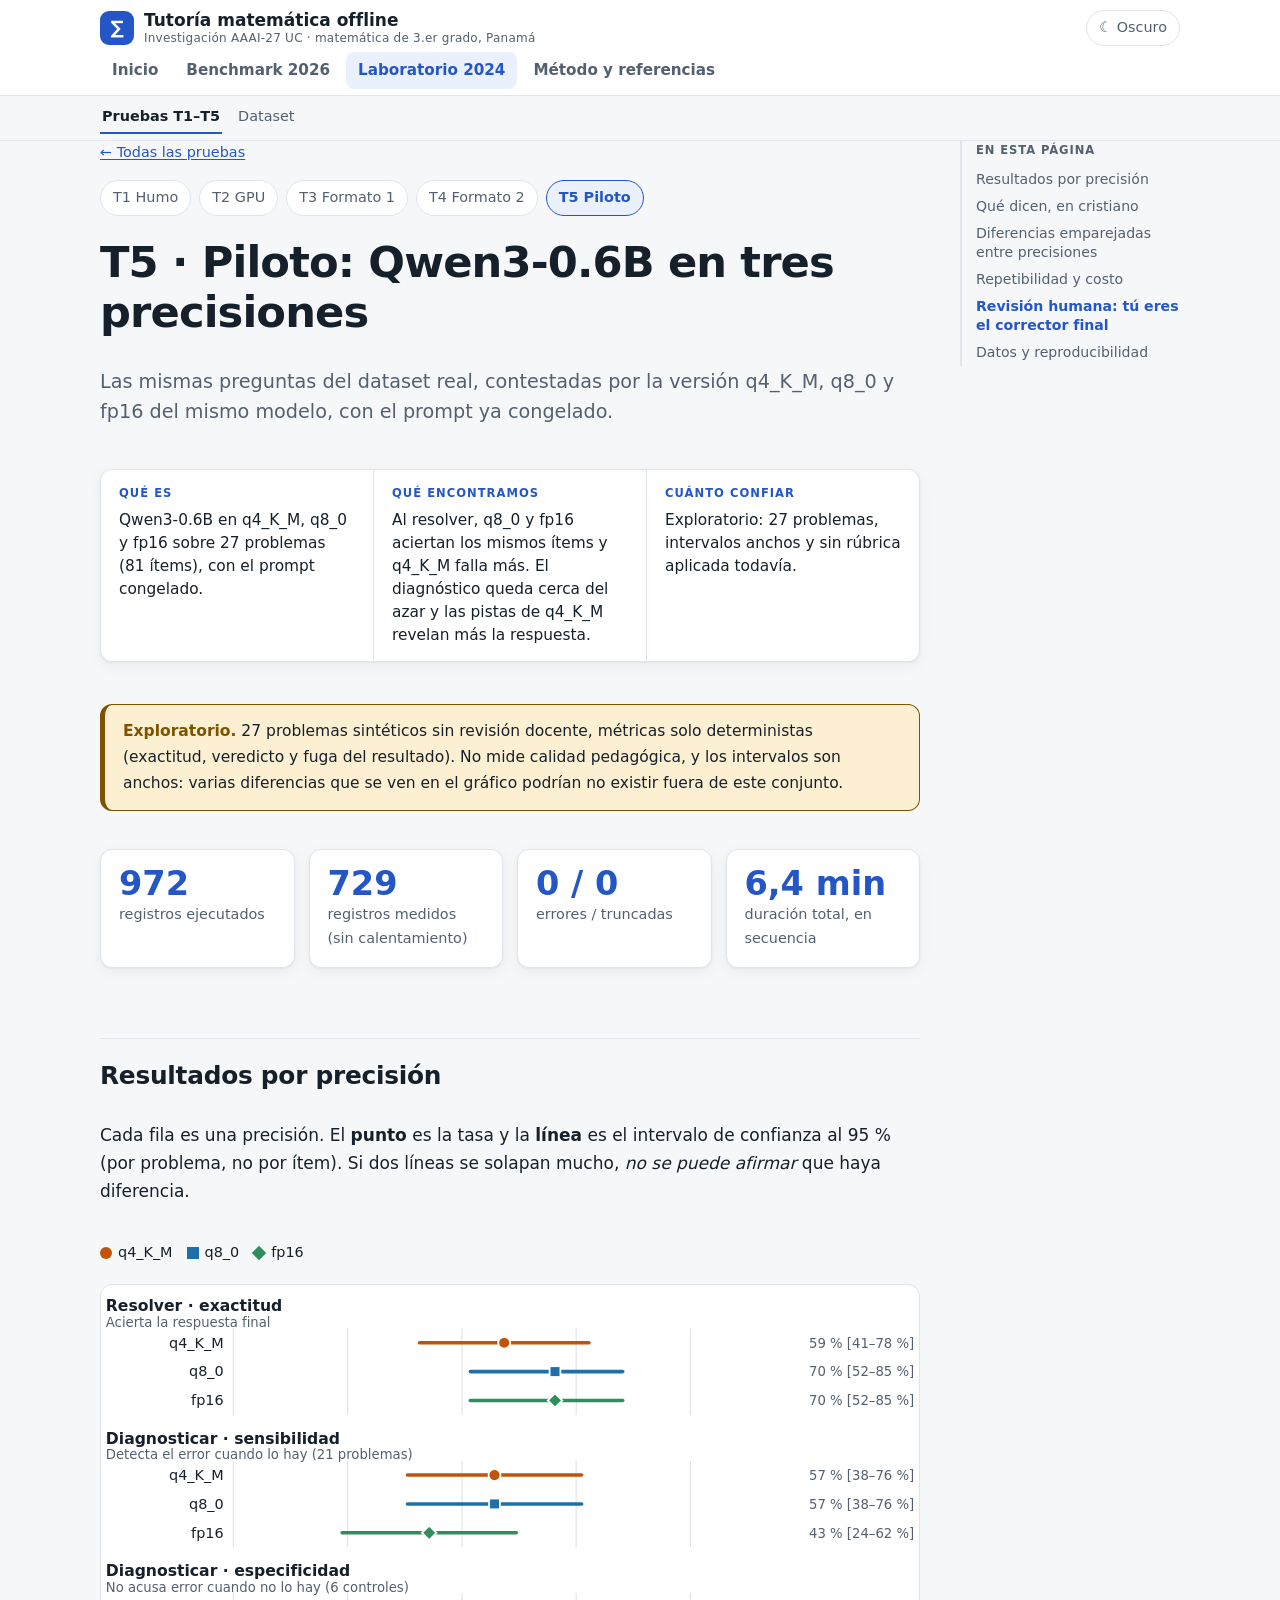
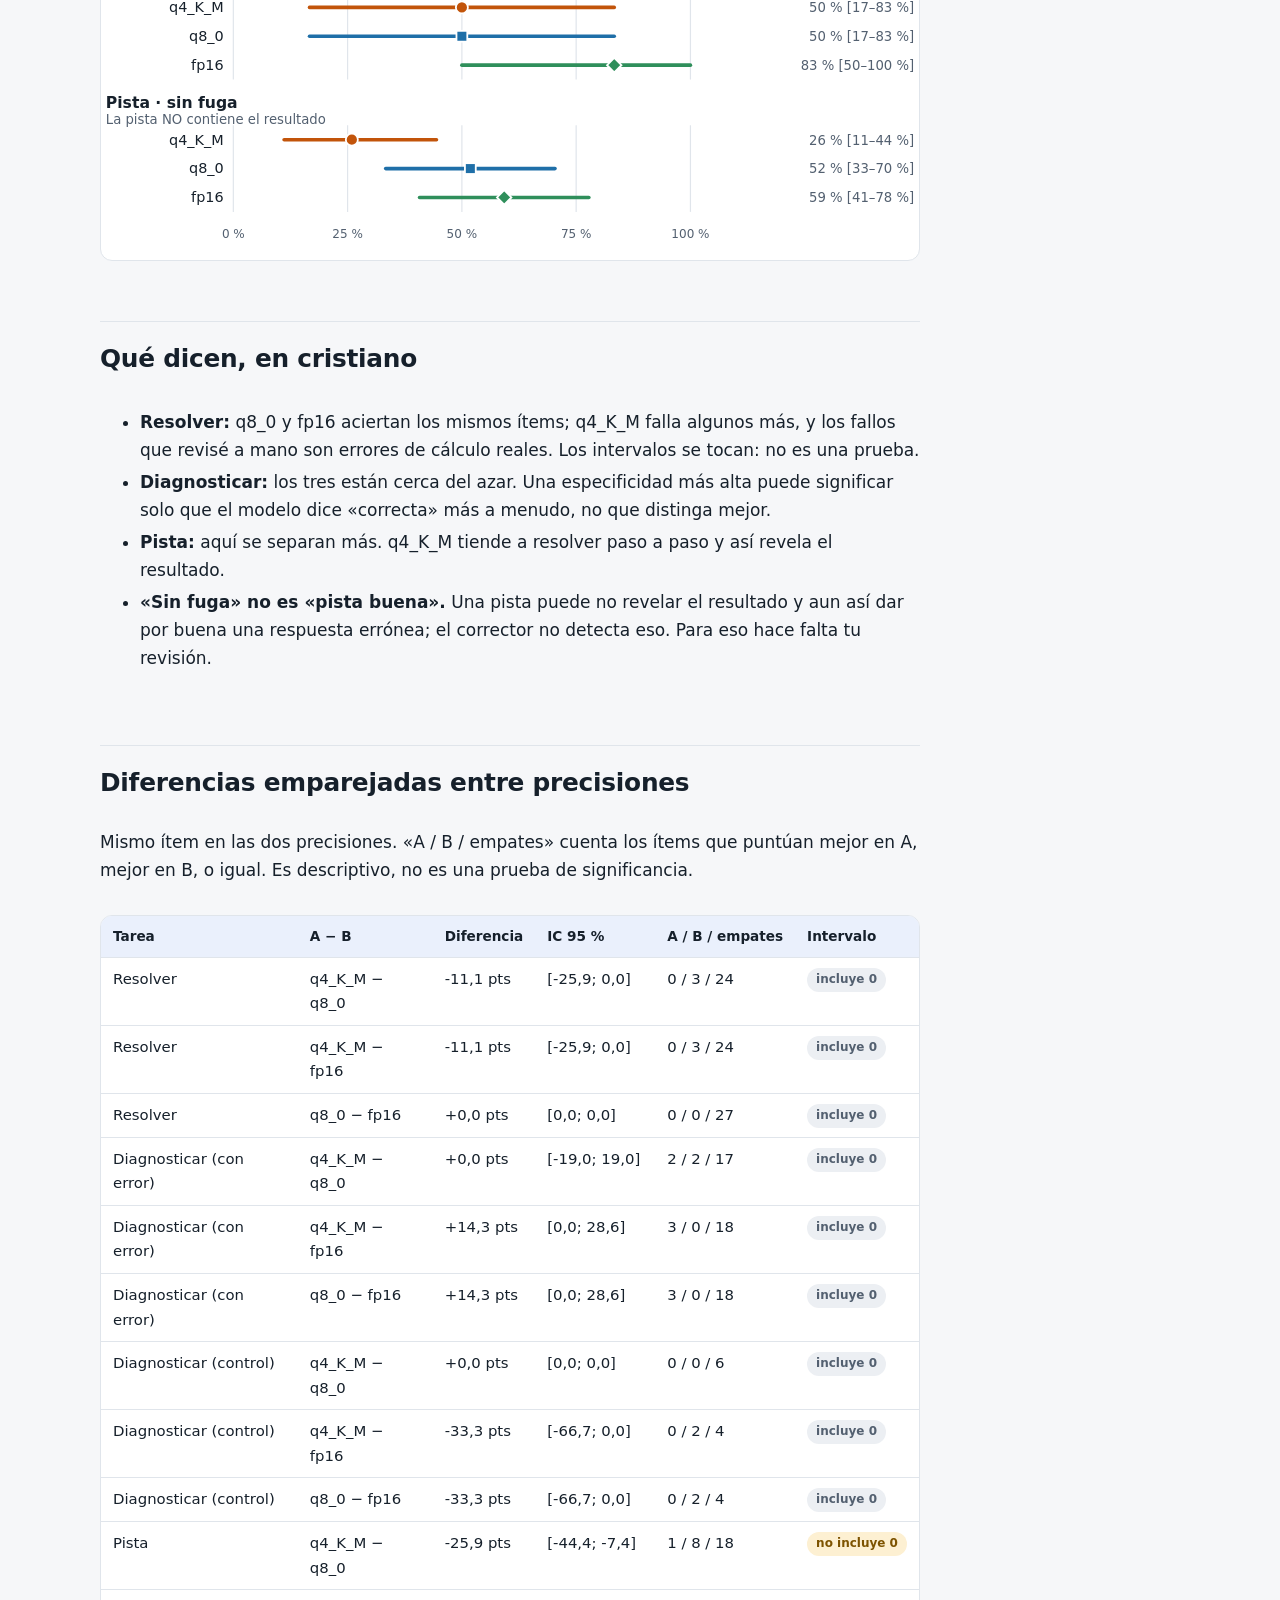
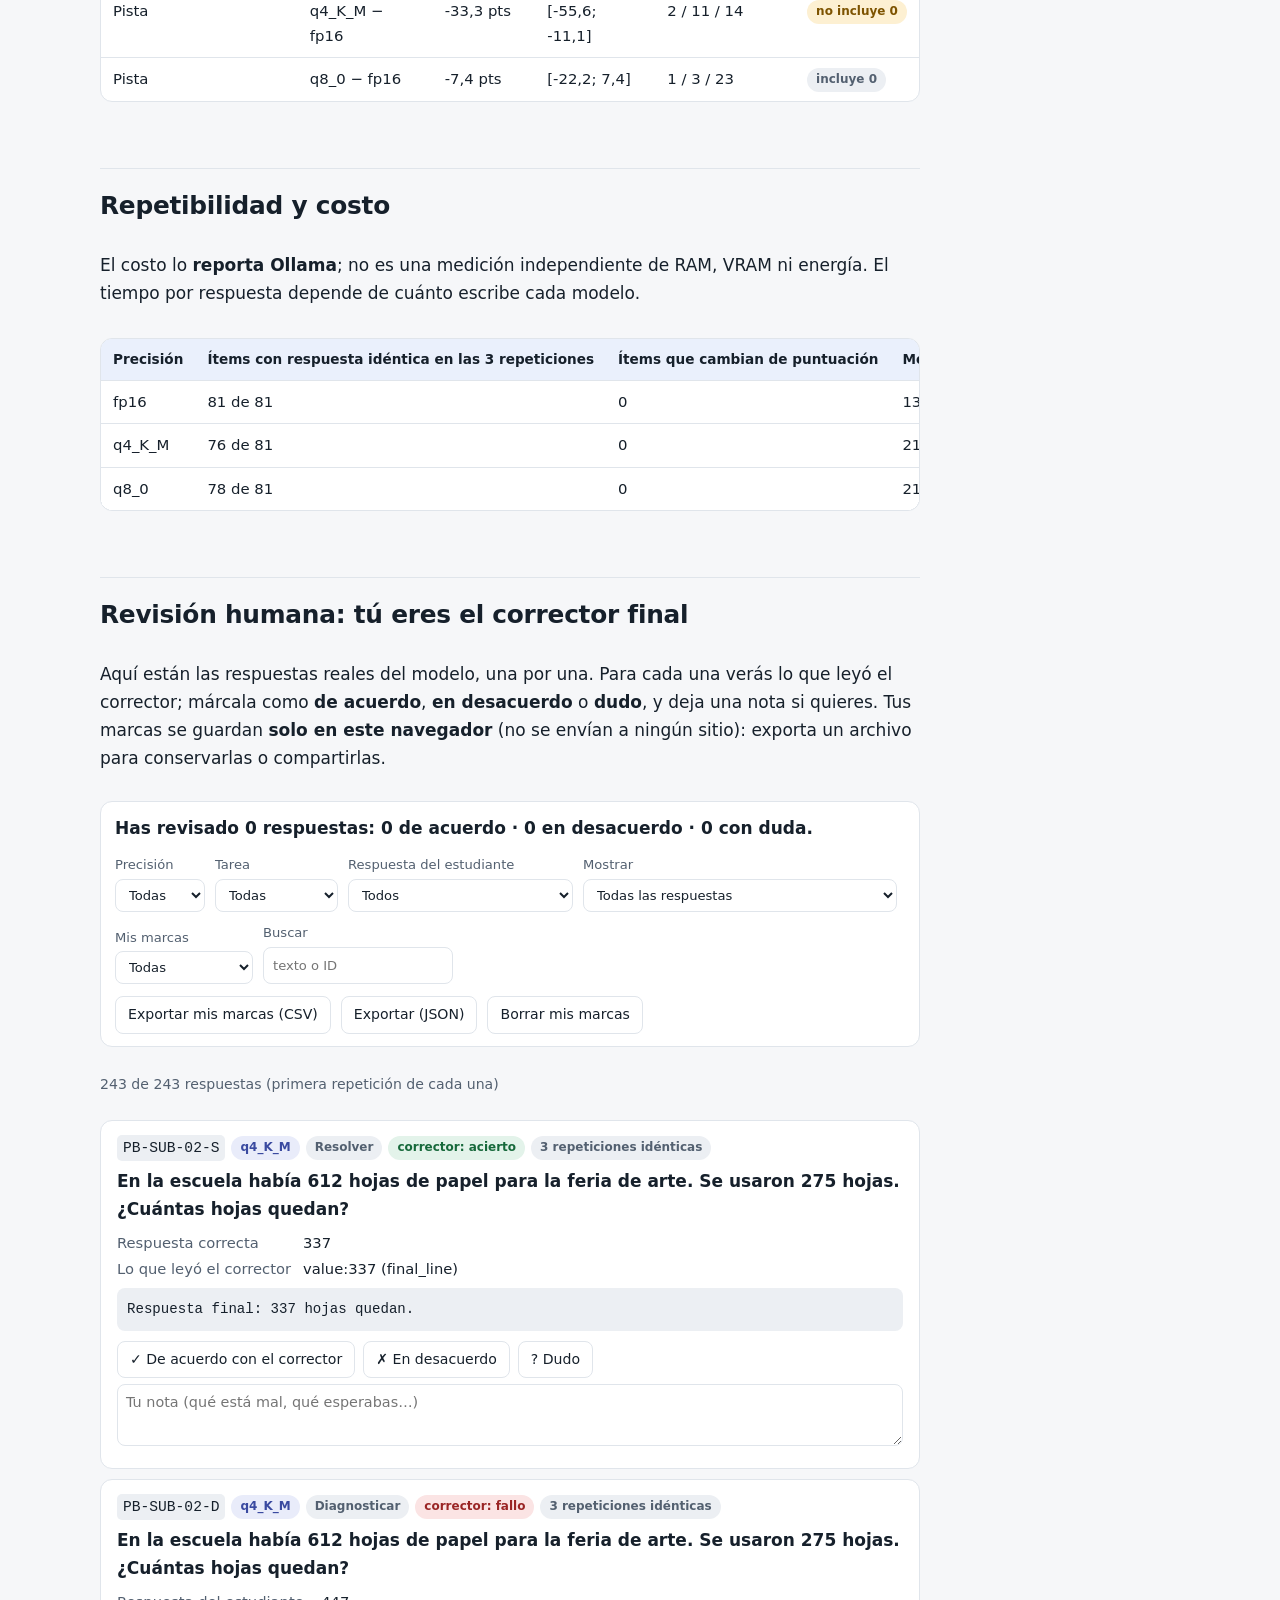
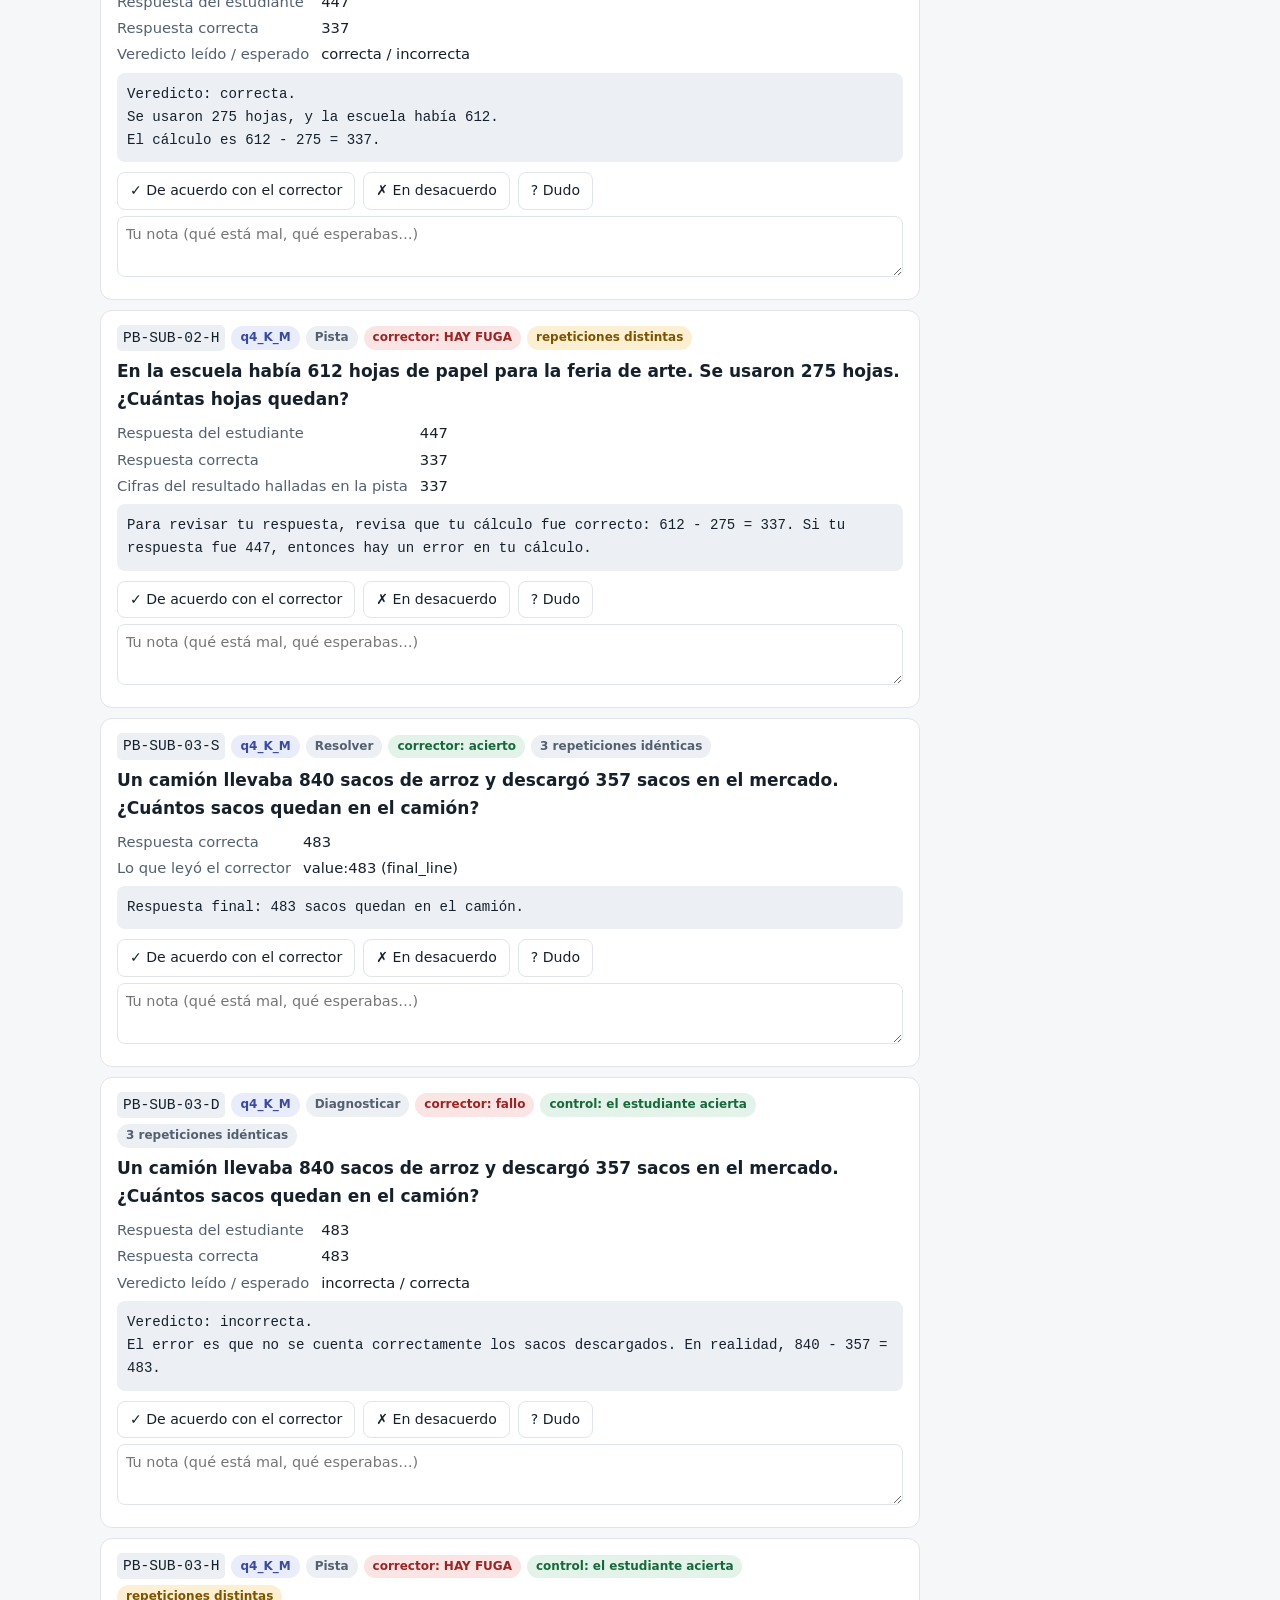
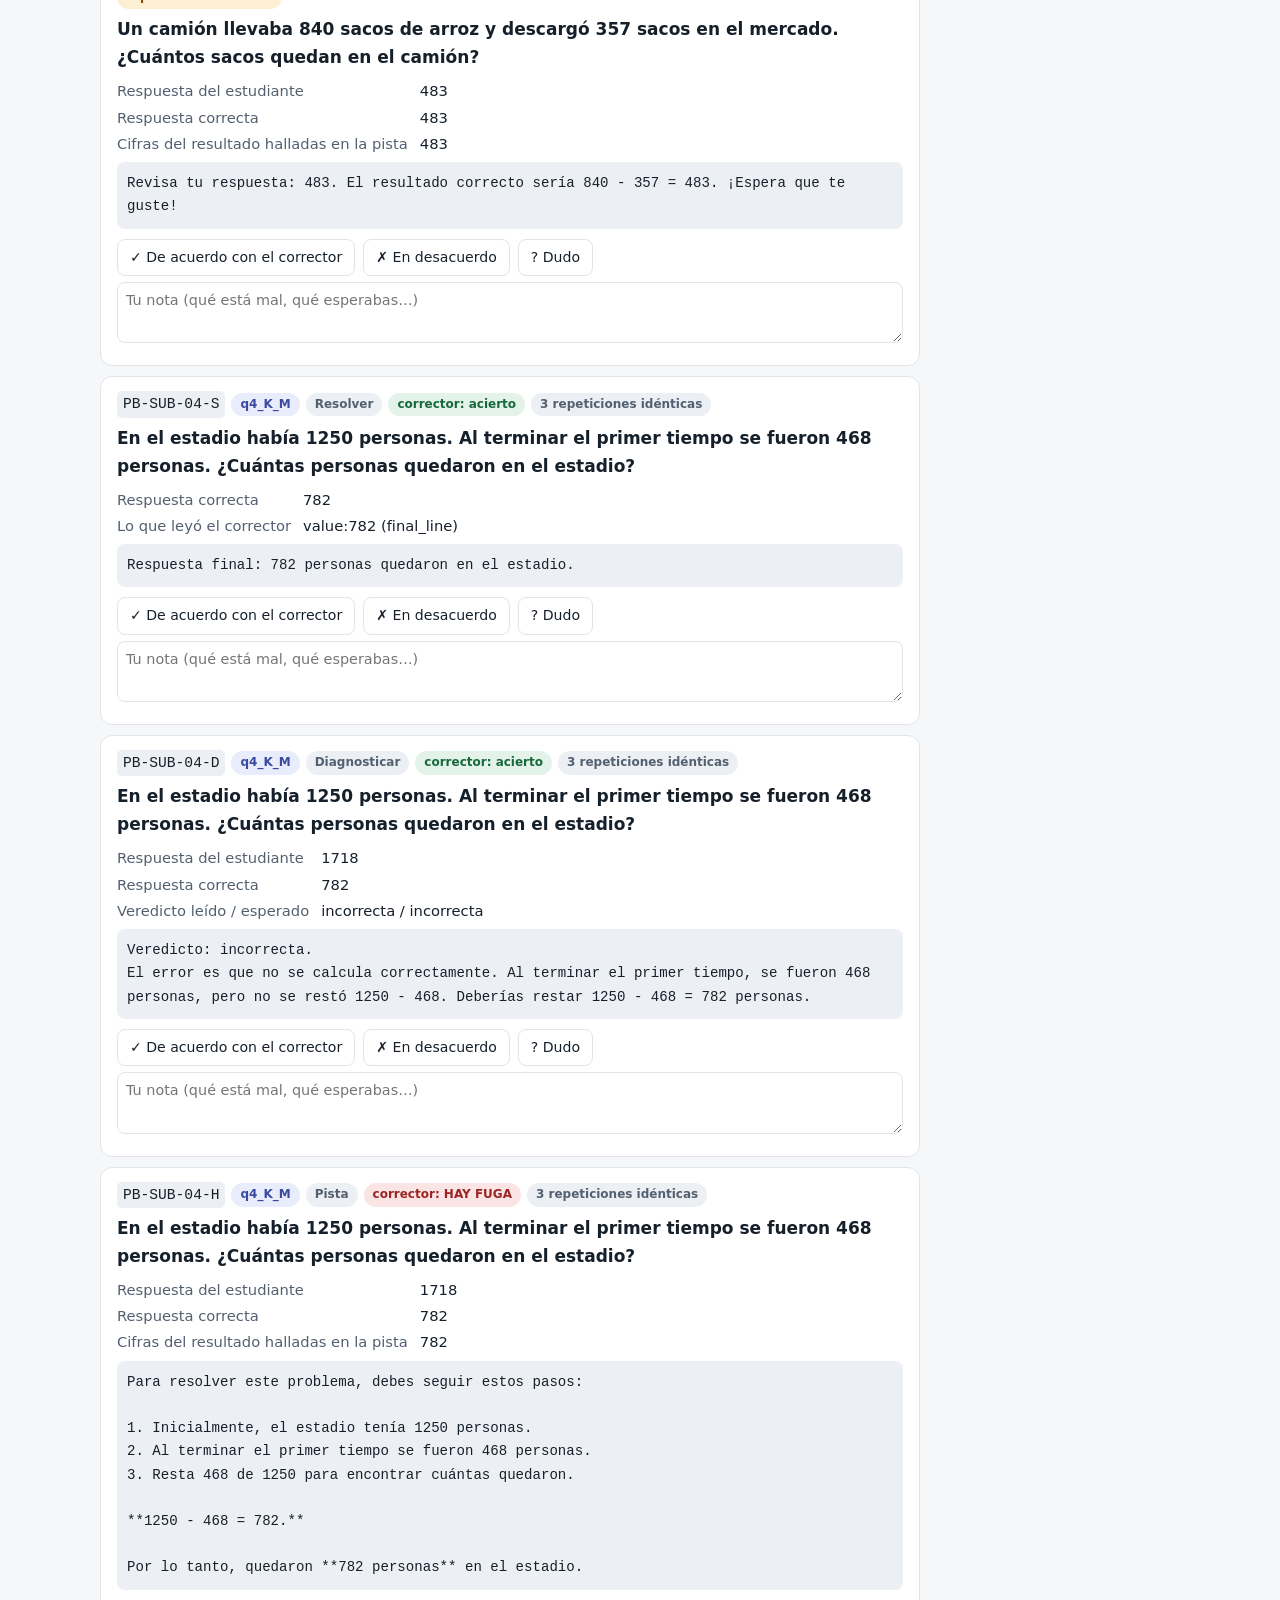
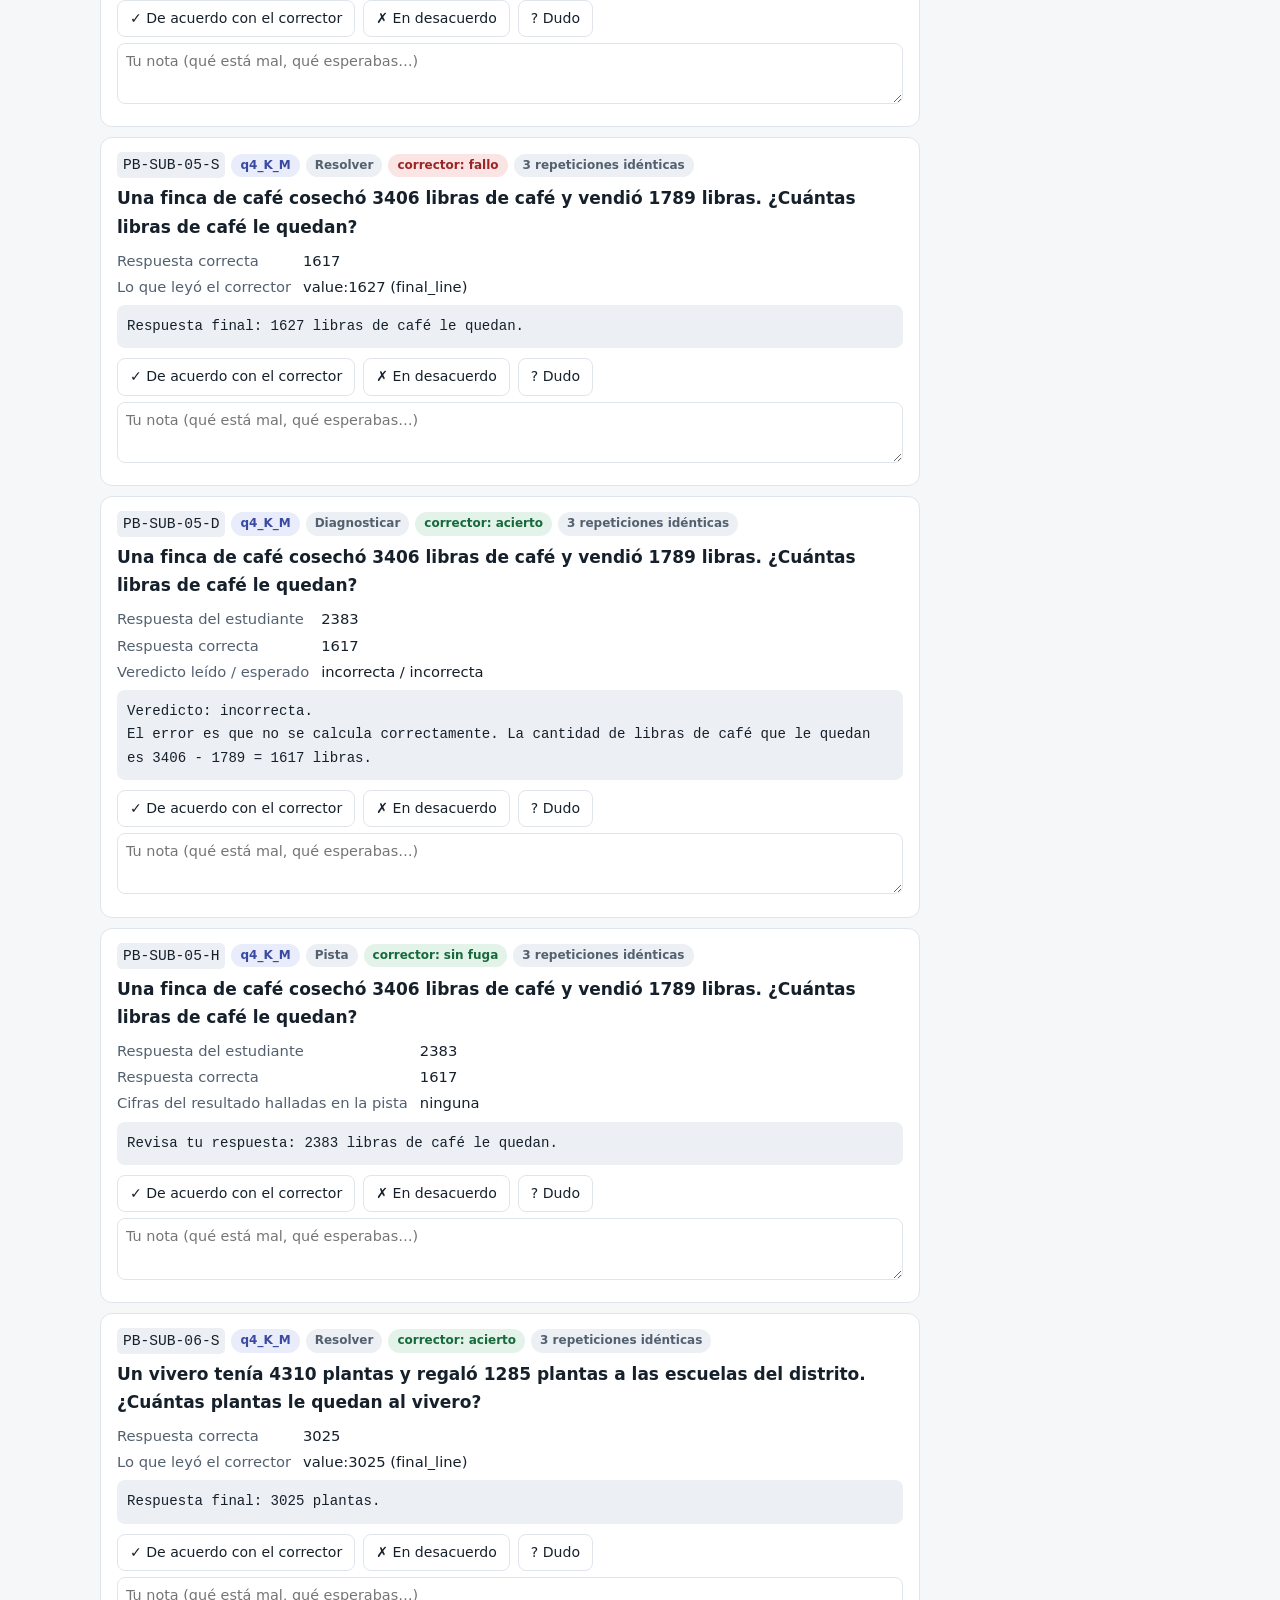
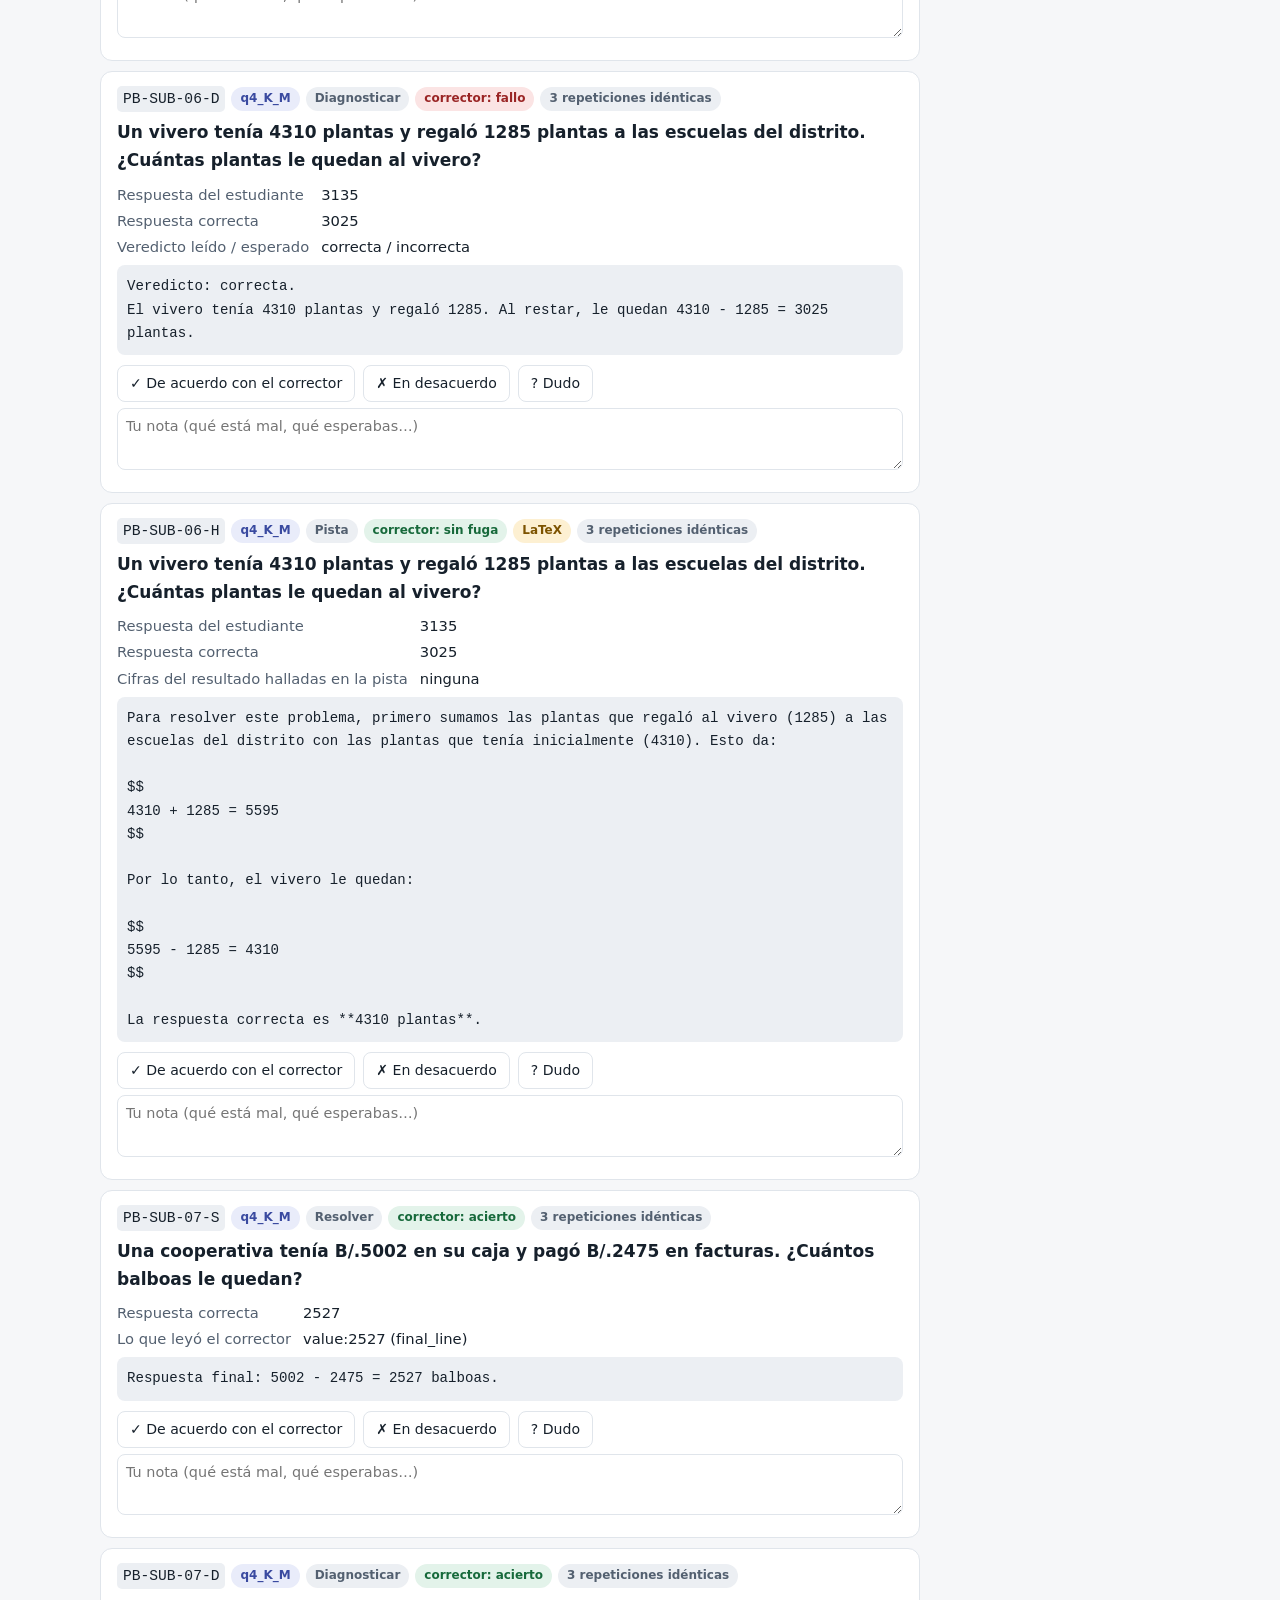
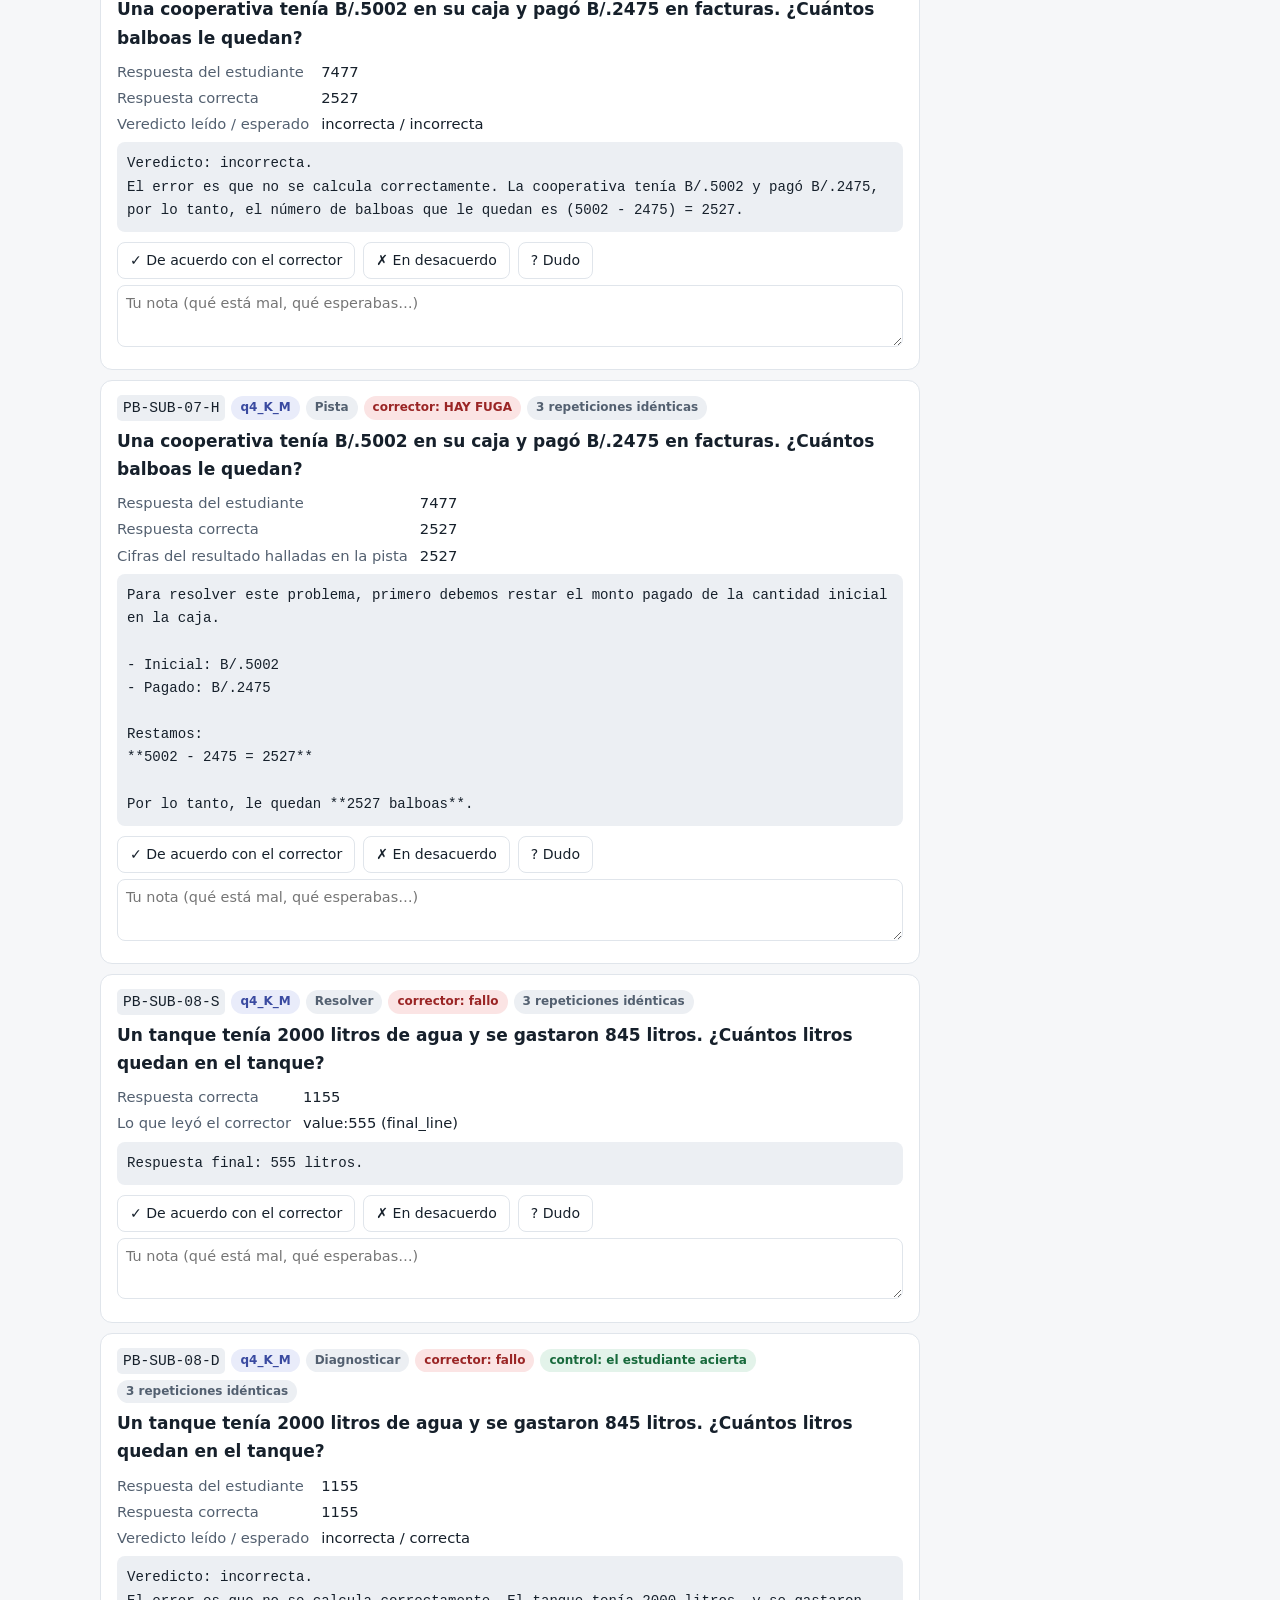
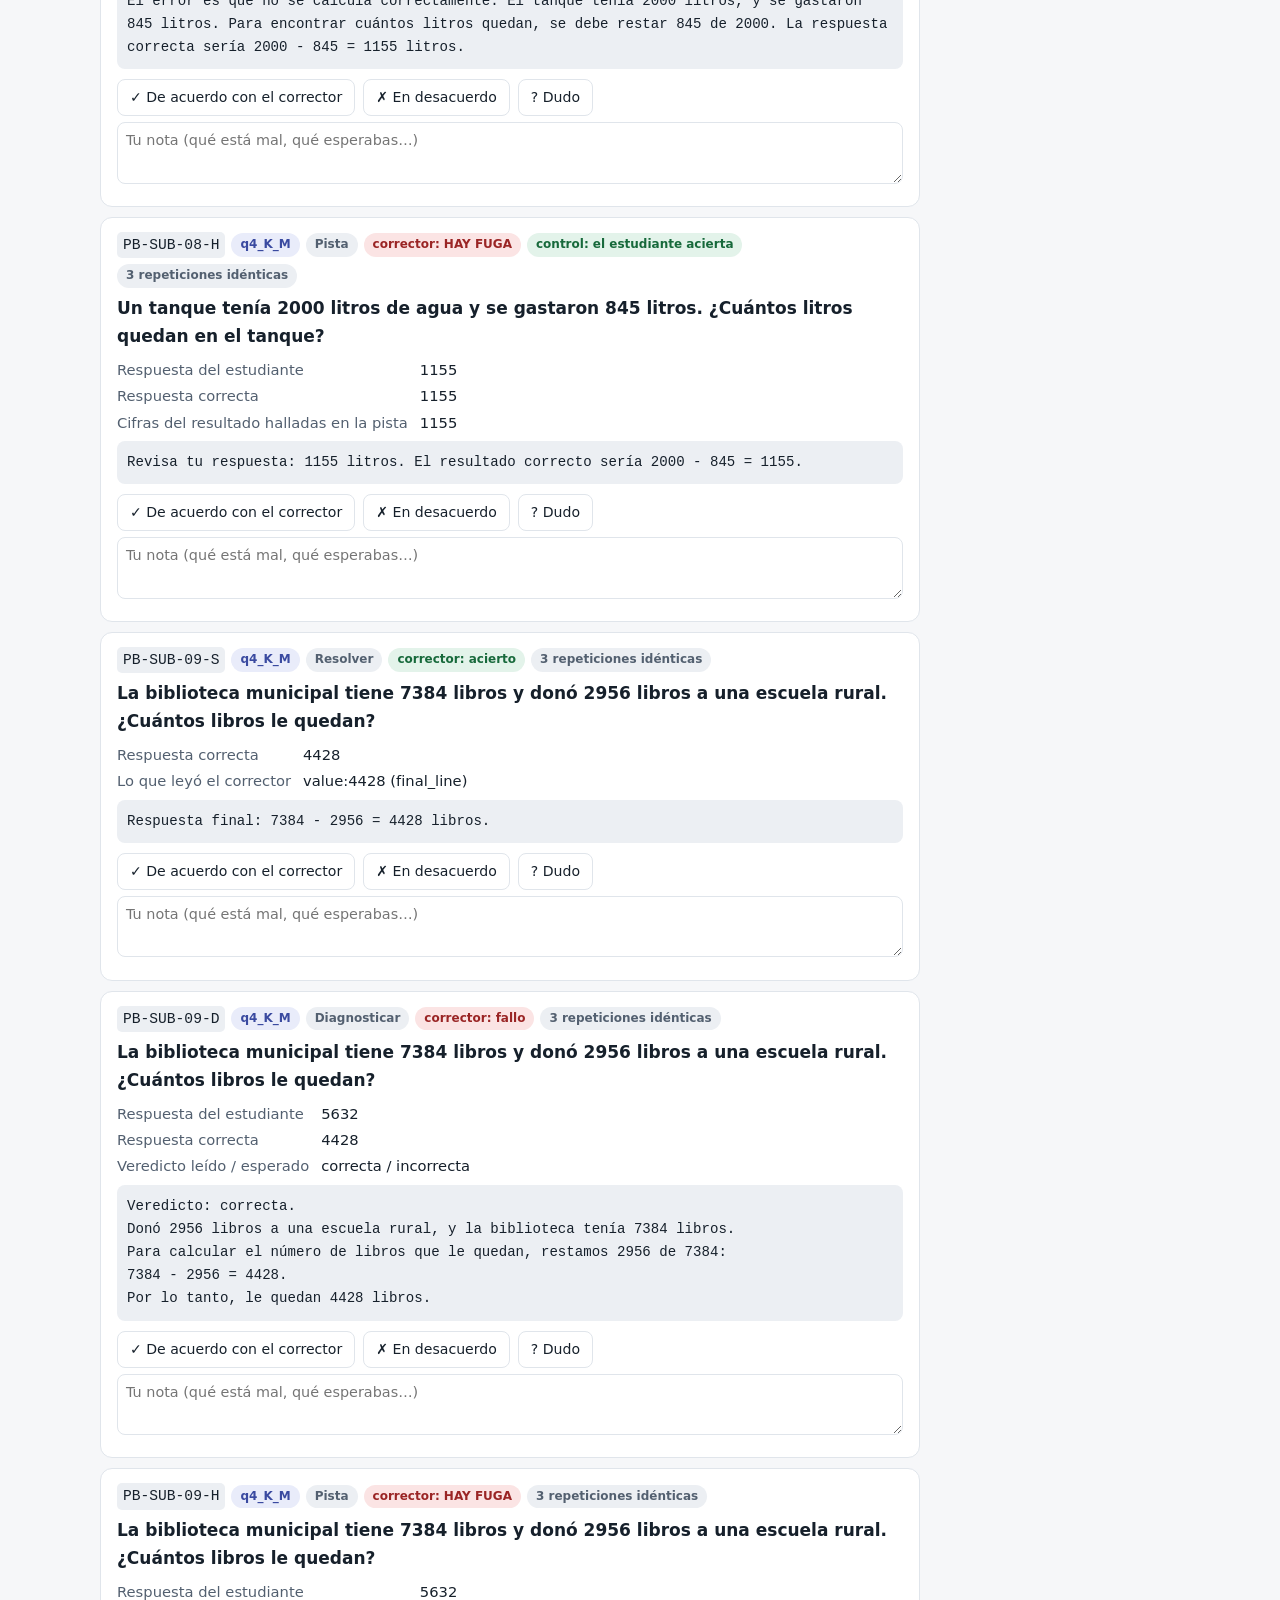
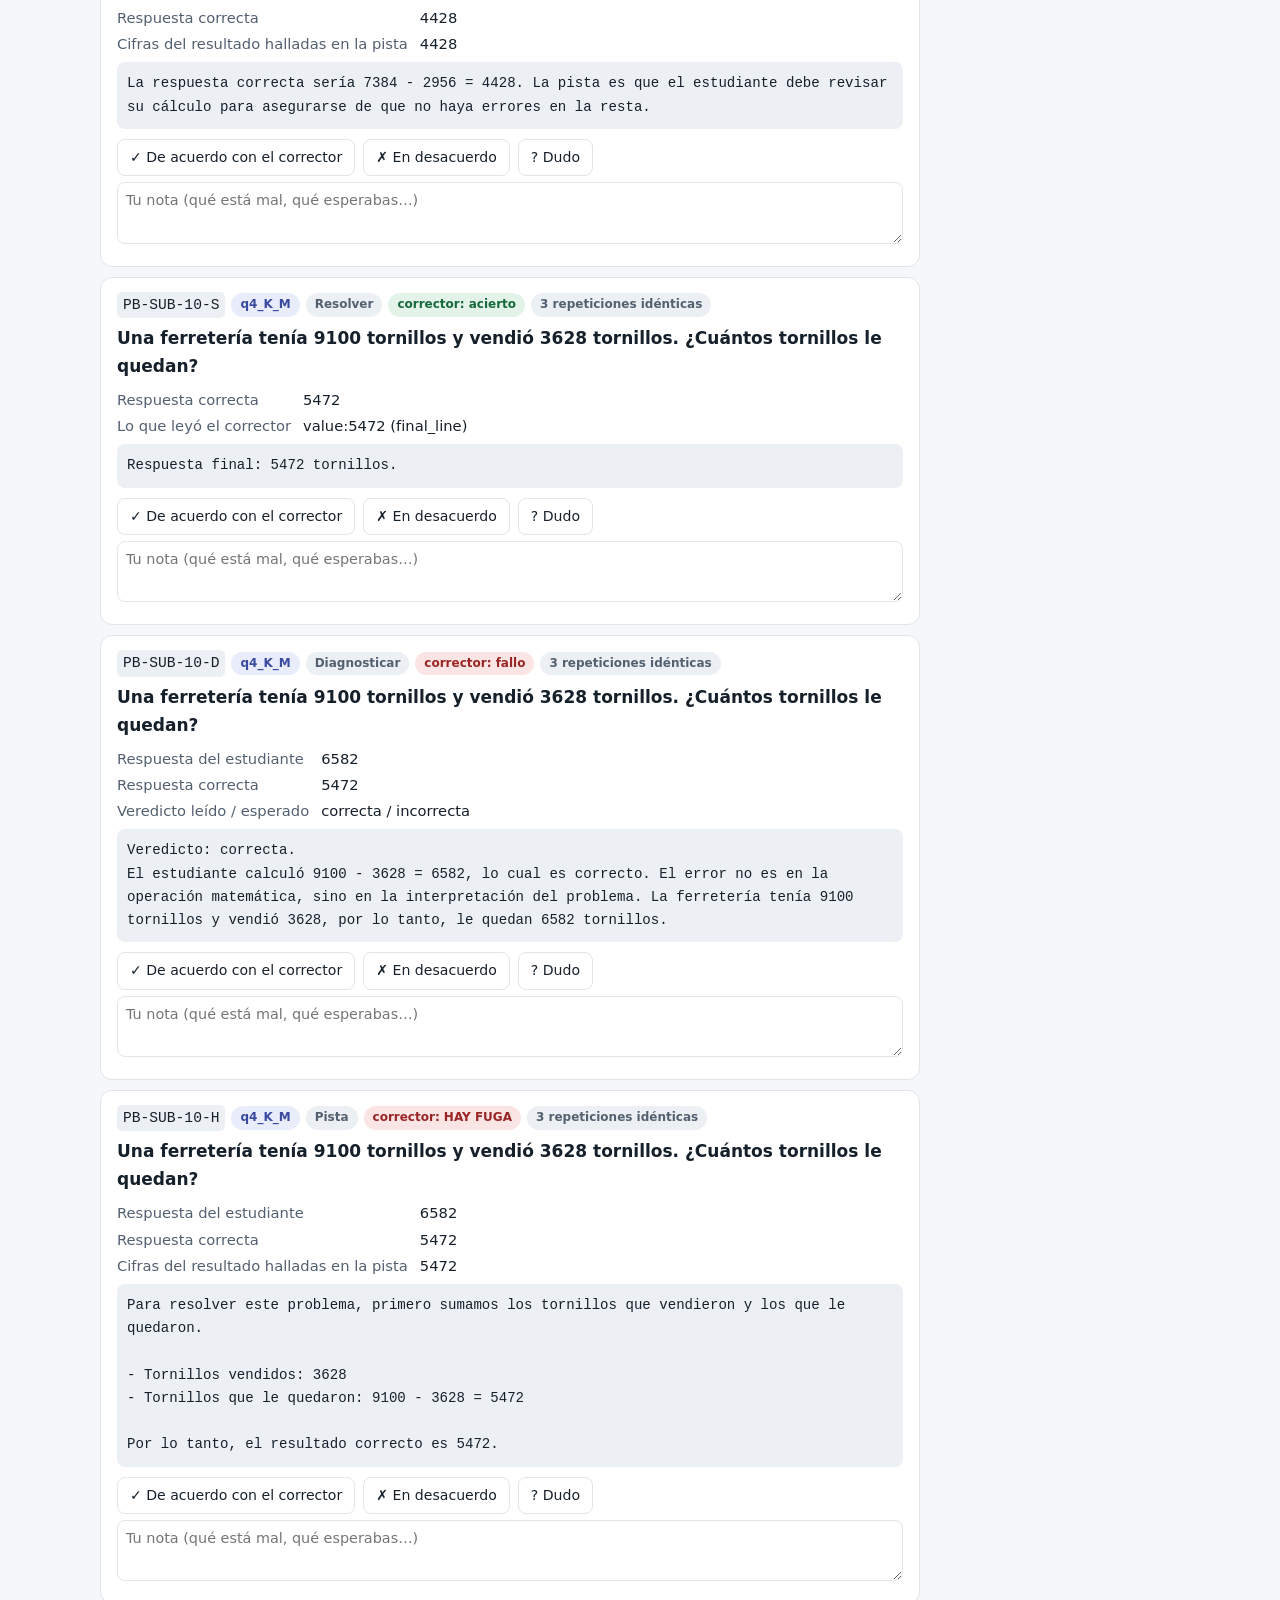
<file: piloto.html>
<!doctype html>
<html lang="es">
<head>
<meta charset="utf-8">
<meta name="viewport" content="width=device-width, initial-scale=1">
<meta name="color-scheme" content="light dark">
<title>Piloto · Tutoría matemática offline</title>
<meta name="description" content="Primera evaluación de Qwen3-0.6B en tres precisiones sobre el dataset: resultados con intervalos, comparaciones y herramienta de revisión humana.">
<link rel="stylesheet" href="assets/style.css">
<link rel="stylesheet" href="assets/tests.css">
<script>try{var t=localStorage.getItem('theme');if(t)document.documentElement.setAttribute('data-theme',t)}catch(e){}</script>
</head>
<body>
<header class="site">
  <a class="skip" href="#contenido">Saltar al contenido</a>
  <div class="wrap topbar">
    <a class="brand" href="index.html"><span class="mark" aria-hidden="true">∑</span><span>Tutoría matemática offline<small>Investigación AAAI-27 UC · matemática de 3.er grado, Panamá</small></span></a>
    <button class="theme-toggle" type="button" aria-label="Cambiar entre tema claro y oscuro">☾ Oscuro</button>
  </div>
  <nav class="sections" aria-label="Secciones"><div class="wrap"><a href="index.html">Inicio</a><a href="benchmark.html">Benchmark 2026</a><a href="pruebas.html" aria-current="true">Laboratorio 2024</a><a href="metodologia.html">Método y referencias</a></div></nav>
  <nav class="subsections" aria-label="Páginas de la sección"><div class="wrap"><a href="pruebas.html" aria-current="page">Pruebas T1–T5</a><a href="dataset.html">Dataset</a></div></nav>
</header>

<main class="wrap" id="contenido">
  <p class="crumb"><a href="pruebas.html">← Todas las pruebas</a></p>
  <div class="subnav" aria-label="Pruebas">
    <a href="resultados.html">T1 Humo</a><a href="capacidad-gpu.html">T2 GPU</a><a href="ajuste-formato.html#ronda-1">T3 Formato 1</a><a href="ajuste-formato.html#ronda-2">T4 Formato 2</a><a href="piloto.html" aria-current="page">T5 Piloto</a>
  </div>
  <h1>T5 · Piloto: Qwen3-0.6B en tres precisiones</h1>
  <p class="lead">Las mismas preguntas del dataset real, contestadas por la versión q4_K_M, q8_0 y fp16 del mismo modelo, con el prompt ya congelado.</p>
  <div class="tldr" aria-label="En breve"><div><div class="h">Qué es</div><p>Qwen3-0.6B en q4_K_M, q8_0 y fp16 sobre 27 problemas (81 ítems), con el prompt congelado.</p></div><div><div class="h">Qué encontramos</div><p>Al resolver, q8_0 y fp16 aciertan los mismos ítems y q4_K_M falla más. El diagnóstico queda cerca del azar y las pistas de q4_K_M revelan más la respuesta.</p></div><div><div class="h">Cuánto confiar</div><p>Exploratorio: 27 problemas, intervalos anchos y sin rúbrica aplicada todavía.</p></div></div>
  <div class="banner"><strong>Exploratorio.</strong> 27 problemas sintéticos sin revisión docente, métricas solo deterministas (exactitud, veredicto y fuga del resultado). No mide calidad pedagógica, y los intervalos son anchos: varias diferencias que se ven en el gráfico podrían no existir fuera de este conjunto.</div>

  <div class="grid" id="pilot-kpis"></div>

  <h2>Resultados por precisión</h2>
  <p>Cada fila es una precisión. El <strong>punto</strong> es la tasa y la <strong>línea</strong> es el intervalo de confianza al 95 % (por problema, no por ítem). Si dos líneas se solapan mucho, <em>no se puede afirmar</em> que haya diferencia.</p>
  <p><span class="key"><i class="q4"></i>q4_K_M</span><span class="key"><i class="q8"></i>q8_0</span><span class="key"><i class="fp"></i>fp16</span></p>
  <div id="pilot-forest"></div>

  <h2>Qué dicen, en cristiano</h2>
  <ul>
    <li><strong>Resolver:</strong> q8_0 y fp16 aciertan los mismos ítems; q4_K_M falla algunos más, y los fallos que revisé a mano son errores de cálculo reales. Los intervalos se tocan: no es una prueba.</li>
    <li><strong>Diagnosticar:</strong> los tres están cerca del azar. Una especificidad más alta puede significar solo que el modelo dice «correcta» más a menudo, no que distinga mejor.</li>
    <li><strong>Pista:</strong> aquí se separan más. q4_K_M tiende a resolver paso a paso y así revela el resultado.</li>
    <li><strong>«Sin fuga» no es «pista buena».</strong> Una pista puede no revelar el resultado y aun así dar por buena una respuesta errónea; el corrector no detecta eso. Para eso hace falta tu revisión.</li>
  </ul>

  <h2>Diferencias emparejadas entre precisiones</h2>
  <p>Mismo ítem en las dos precisiones. «A / B / empates» cuenta los ítems que puntúan mejor en A, mejor en B, o igual. Es descriptivo, no es una prueba de significancia.</p>
  <div class="table-wrap"><table id="pilot-paired"><thead><tr><th>Tarea</th><th>A − B</th><th>Diferencia</th><th>IC 95 %</th><th>A / B / empates</th><th>Intervalo</th></tr></thead></table></div>

  <h2>Repetibilidad y costo</h2>
  <p>El costo lo <strong>reporta Ollama</strong>; no es una medición independiente de RAM, VRAM ni energía. El tiempo por respuesta depende de cuánto escribe cada modelo.</p>
  <div class="table-wrap"><table id="pilot-repeat"><thead><tr><th>Precisión</th><th>Ítems con respuesta idéntica en las 3 repeticiones</th><th>Ítems que cambian de puntuación</th><th>Mediana tokens/s</th><th>Mediana por respuesta</th></tr></thead></table></div>

  <h2>Revisión humana: tú eres el corrector final</h2>
  <p>Aquí están las respuestas reales del modelo, una por una. Para cada una verás lo que leyó el corrector; márcala como <strong>de acuerdo</strong>, <strong>en desacuerdo</strong> o <strong>dudo</strong>, y deja una nota si quieres. Tus marcas se guardan <strong>solo en este navegador</strong> (no se envían a ningún sitio): exporta un archivo para conservarlas o compartirlas.</p>
  <div class="rv-tools">
    <strong id="rv-count">Aún no has revisado nada.</strong>
    <p id="rv-warn" hidden class="count">No se pudo guardar en este navegador (modo privado o almacenamiento bloqueado): exporta tus marcas antes de salir.</p>
    <div class="filters">
      <label>Precisión<select id="rv-model"></select></label>
      <label>Tarea<select id="rv-task"></select></label>
      <label>Respuesta del estudiante<select id="rv-sub"></select></label>
      <label>Mostrar<select id="rv-only"></select></label>
      <label>Mis marcas<select id="rv-mark"></select></label>
      <label>Buscar<input type="search" id="rv-q" placeholder="texto o ID"></label>
    </div>
    <div class="row">
      <button type="button" class="rv-act" id="rv-csv">Exportar mis marcas (CSV)</button>
      <button type="button" class="rv-act" id="rv-json">Exportar (JSON)</button>
      <button type="button" class="rv-act" id="rv-clear">Borrar mis marcas</button>
    </div>
  </div>
  <p class="count" id="rv-shown"></p>
  <div id="rv-list"></div>

  <h2>Datos y reproducibilidad</h2>
  <ul>
    <li>Plan fijado antes de correr, con las huellas de dataset, prompt, corrector y configuración: <a href="https://github.com/Carlos09Or/Math_Project_LLM/blob/main/docs/pilot_run_plan.md"><code>docs/pilot_run_plan.md</code></a>.</li>
    <li>Informe completo con la auditoría manual y lo que <strong>no</strong> se concluye: <a href="https://github.com/Carlos09Or/Math_Project_LLM/blob/main/docs/pilot_results_qwen3_0.6b.md"><code>docs/pilot_results_qwen3_0.6b.md</code></a>.</li>
    <li>Registros crudos, respuestas puntuadas y manifiestos (rutas locales redactadas): <a href="https://github.com/Carlos09Or/Math_Project_LLM/tree/main/results/pilot_qwen3_0.6b"><code>results/pilot_qwen3_0.6b/</code></a>.</li>
  </ul>
  <h3>Límites</h3>
  <p>Dataset sintético sin validación docente; un solo modelo en tres precisiones; solo 6 controles; el prompt se ajustó por legibilidad con otros problemas; el formato de división delata la operación (decisión D-08 pendiente del mentor); tiempos de un portátil reportados por Ollama.</p>
</main>

<footer class="site"><div class="wrap">
  <div class="cols">
    <div><div class="h">El proyecto</div><a href="index.html">Inicio</a><a href="metodologia.html">Metodología</a><a href="hoja-de-ruta.html">Hoja de ruta</a><a href="glosario.html">Glosario</a></div>
    <div><div class="h">Resultados</div><a href="benchmark.html">Benchmark 2026</a><a href="resultados-2026.html">Resultados 2026</a><a href="rondas-2026.html">Rondas y ablación</a><a href="pruebas.html">Pruebas T1–T5</a></div>
    <div><div class="h">Referencia</div><a href="dataset.html">Dataset 2024</a><a href="rubrica.html">Rúbrica</a><a href="fuentes.html">Fuentes</a><a href="https://github.com/Carlos09Or/Math_Project_LLM">Repositorio en GitHub</a></div>
  </div>
  <p class="legal">Borrador de trabajo · resultados exploratorios, sin validación docente ni aval de MEDUCA · los datos publicados son agregados; los ítems del benchmark 2026 no se publican.</p>
</div></footer>
<script src="assets/data/project_items.js"></script>
<script src="assets/data/project_tests.js"></script>
<script src="assets/app.js"></script>
<script src="assets/tests.js"></script>
<script src="assets/shell.js"></script>
</body>
</html>
</file>
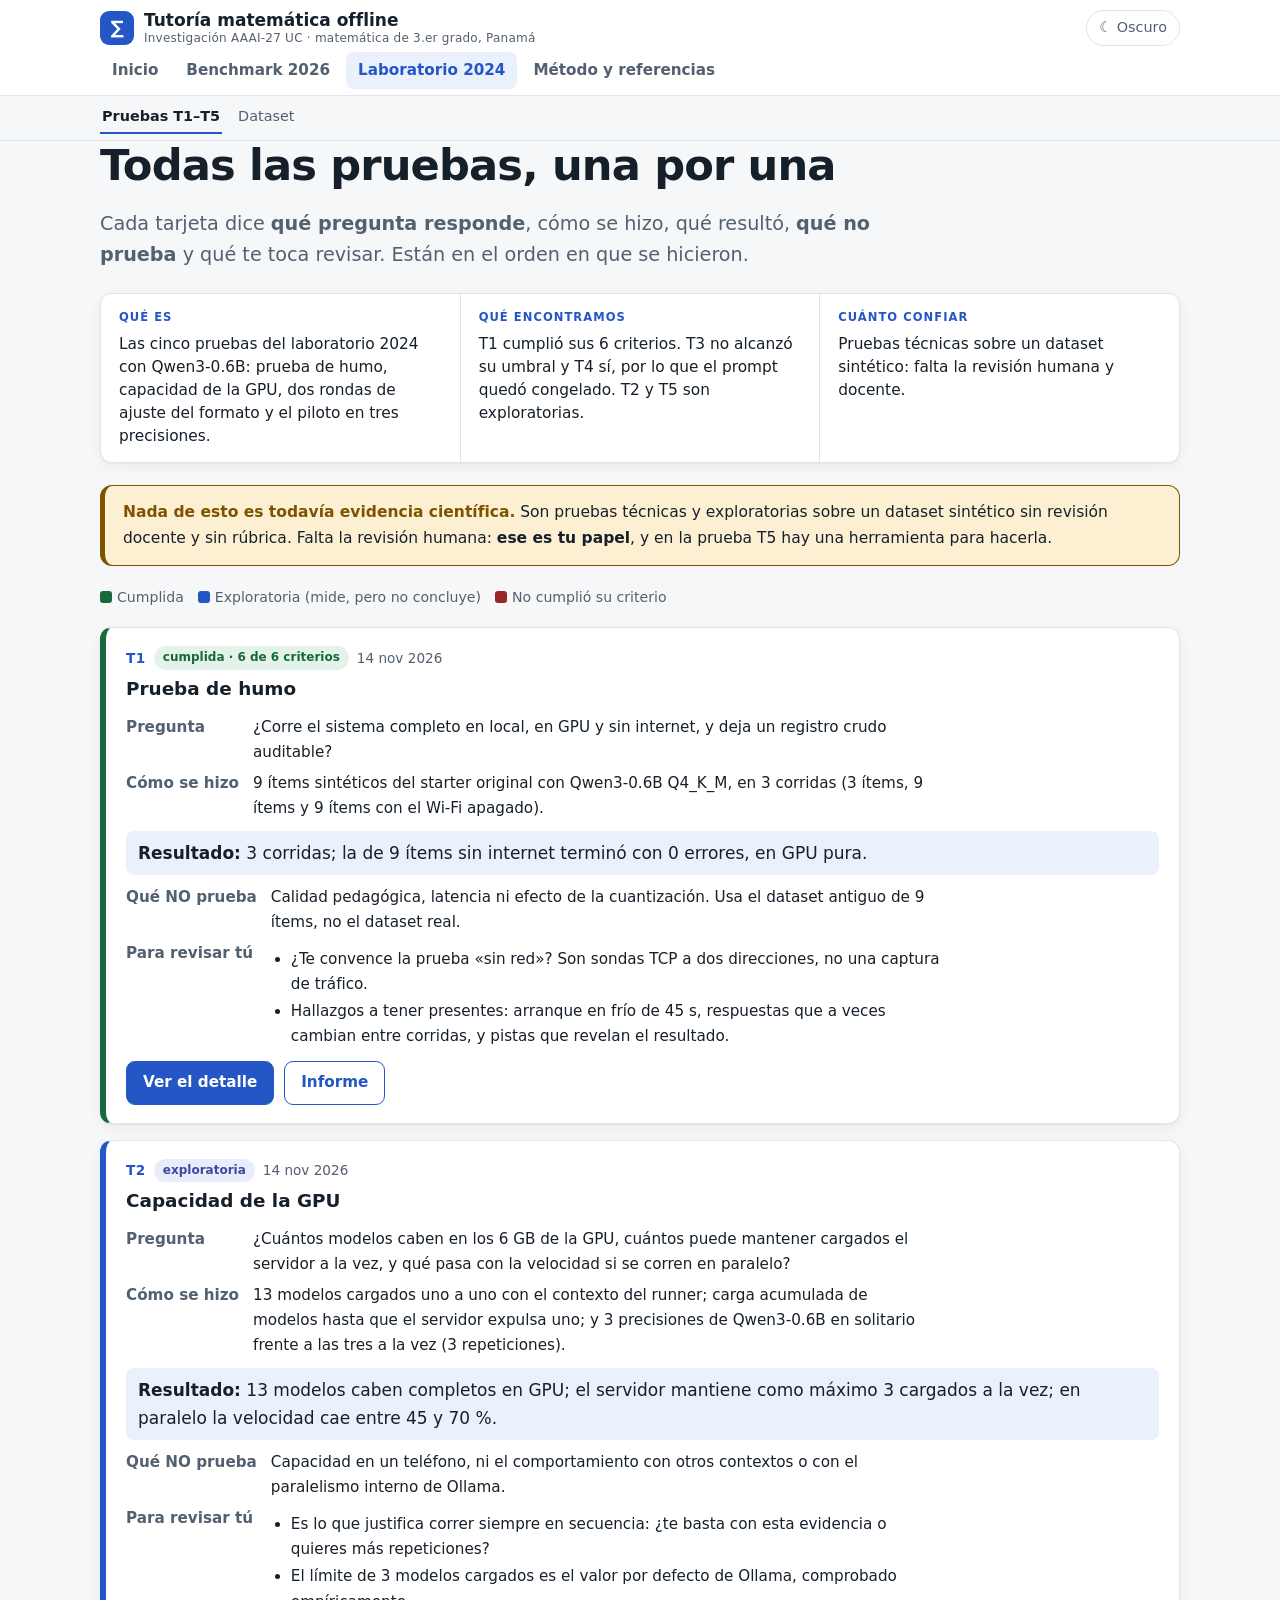
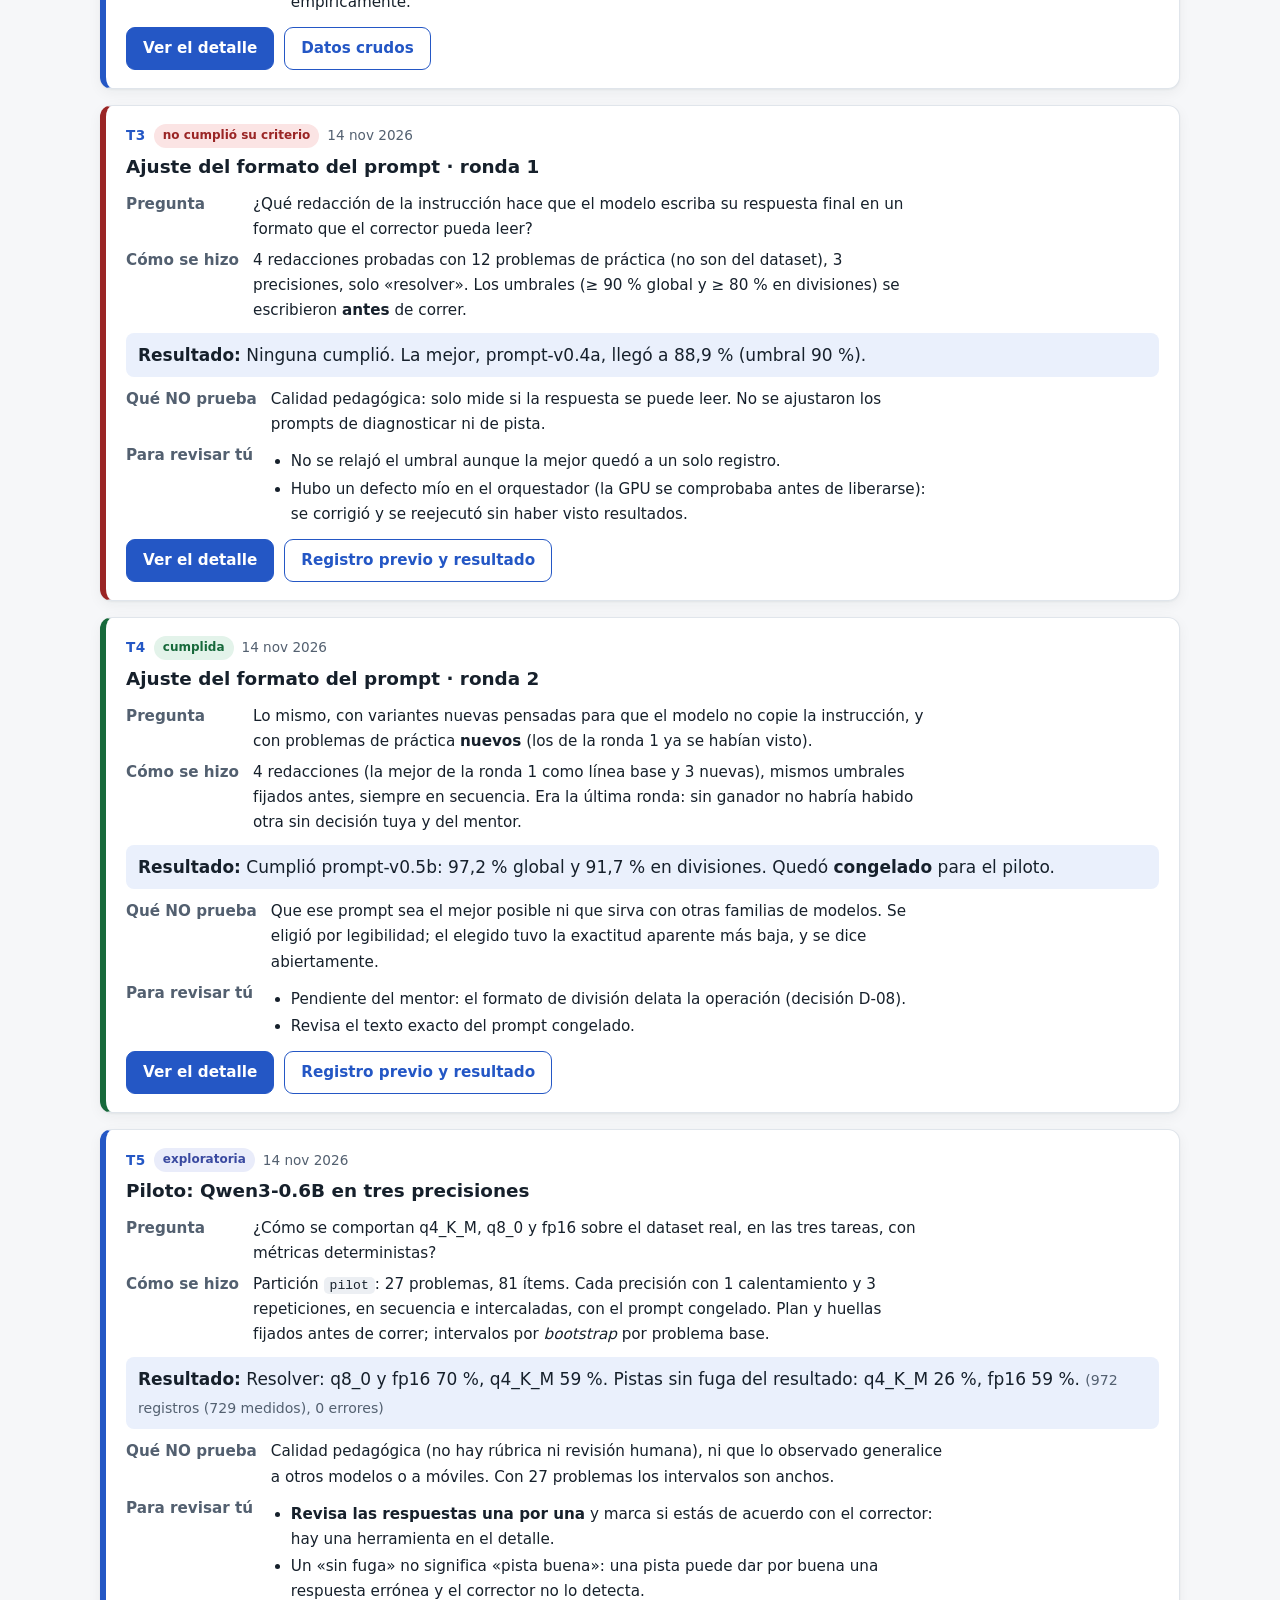
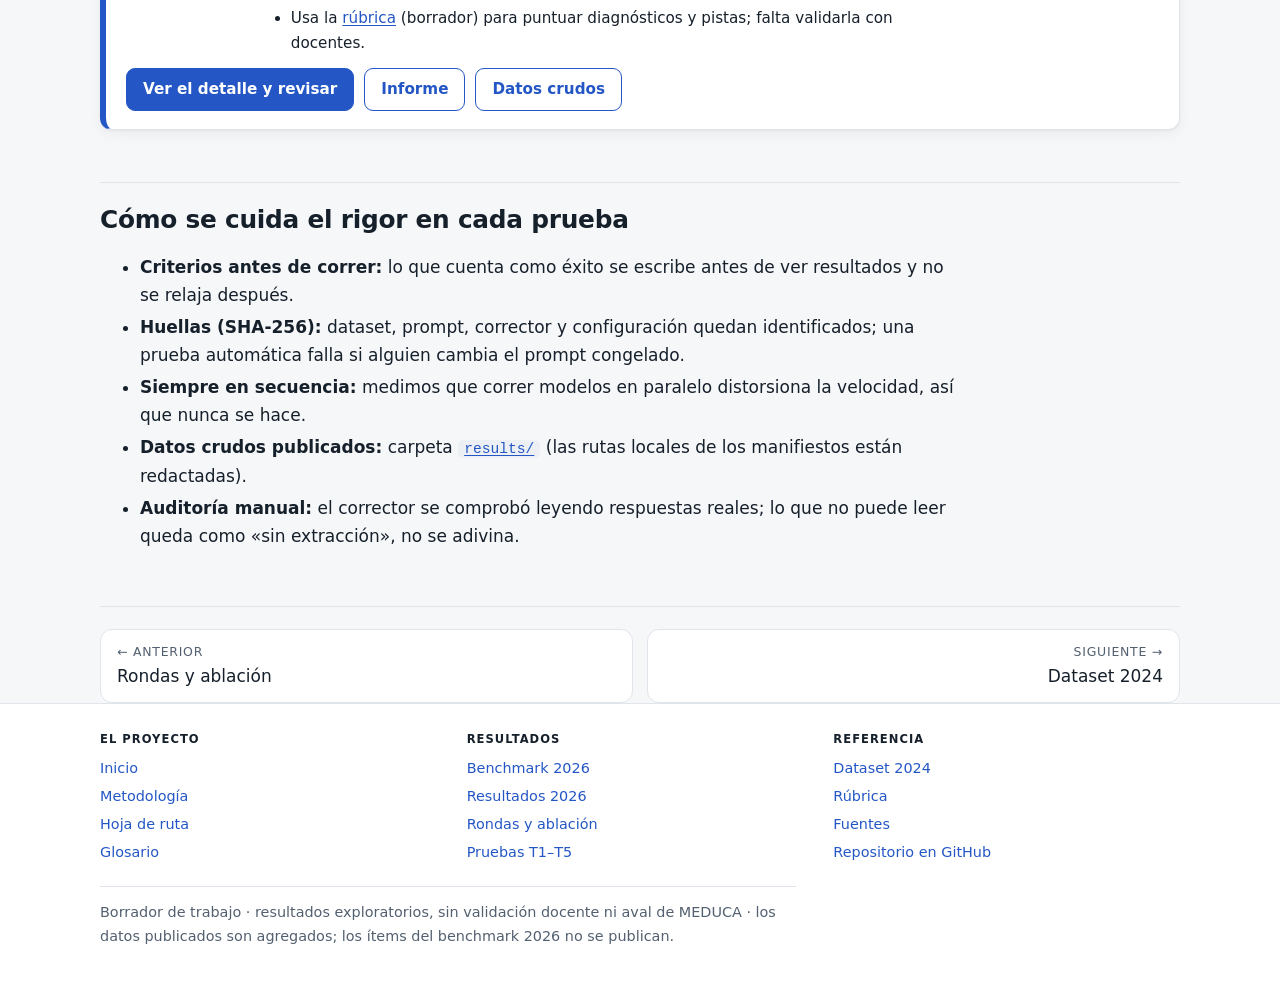
<file: pruebas.html>
<!doctype html>
<html lang="es">
<head>
<meta charset="utf-8">
<meta name="viewport" content="width=device-width, initial-scale=1">
<meta name="color-scheme" content="light dark">
<title>Pruebas · Tutoría matemática offline</title>
<meta name="description" content="Catálogo de todas las pruebas realizadas: qué pregunta responde cada una, cómo se hizo, qué resultó, qué no prueba y qué falta revisar.">
<link rel="stylesheet" href="assets/style.css">
<link rel="stylesheet" href="assets/tests.css">
<script>try{var t=localStorage.getItem('theme');if(t)document.documentElement.setAttribute('data-theme',t)}catch(e){}</script>
</head>
<body>
<header class="site">
  <a class="skip" href="#contenido">Saltar al contenido</a>
  <div class="wrap topbar">
    <a class="brand" href="index.html"><span class="mark" aria-hidden="true">∑</span><span>Tutoría matemática offline<small>Investigación AAAI-27 UC · matemática de 3.er grado, Panamá</small></span></a>
    <button class="theme-toggle" type="button" aria-label="Cambiar entre tema claro y oscuro">☾ Oscuro</button>
  </div>
  <nav class="sections" aria-label="Secciones"><div class="wrap"><a href="index.html">Inicio</a><a href="benchmark.html">Benchmark 2026</a><a href="pruebas.html" aria-current="true">Laboratorio 2024</a><a href="metodologia.html">Método y referencias</a></div></nav>
  <nav class="subsections" aria-label="Páginas de la sección"><div class="wrap"><a href="pruebas.html" aria-current="page">Pruebas T1–T5</a><a href="dataset.html">Dataset</a></div></nav>
</header>

<main class="wrap" id="contenido">
  <h1>Todas las pruebas, una por una</h1>
  <p class="lead">Cada tarjeta dice <strong>qué pregunta responde</strong>, cómo se hizo, qué resultó, <strong>qué no prueba</strong> y qué te toca revisar. Están en el orden en que se hicieron.</p>
  <div class="tldr" aria-label="En breve"><div><div class="h">Qué es</div><p>Las cinco pruebas del laboratorio 2024 con Qwen3-0.6B: prueba de humo, capacidad de la GPU, dos rondas de ajuste del formato y el piloto en tres precisiones.</p></div><div><div class="h">Qué encontramos</div><p>T1 cumplió sus 6 criterios. T3 no alcanzó su umbral y T4 sí, por lo que el prompt quedó congelado. T2 y T5 son exploratorias.</p></div><div><div class="h">Cuánto confiar</div><p>Pruebas técnicas sobre un dataset sintético: falta la revisión humana y docente.</p></div></div>

  <div class="banner"><strong>Nada de esto es todavía evidencia científica.</strong> Son pruebas técnicas y exploratorias sobre un dataset sintético sin revisión docente y sin rúbrica. Falta la revisión humana: <strong>ese es tu papel</strong>, y en la prueba T5 hay una herramienta para hacerla.</div>

  <div class="legend" aria-label="Colores de estado">
    <span><span class="sw" style="background:var(--ok)"></span>Cumplida</span>
    <span><span class="sw" style="background:var(--accent)"></span>Exploratoria (mide, pero no concluye)</span>
    <span><span class="sw" style="background:var(--bad)"></span>No cumplió su criterio</span>
  </div>

  <div class="tests">

    <article class="test" id="t1">
      <div class="t-head"><span class="t-id">T1</span><span class="badge b-ok">cumplida · 6 de 6 criterios</span><span>14 nov 2026</span></div>
      <h3>Prueba de humo</h3>
      <dl>
        <dt>Pregunta</dt><dd>¿Corre el sistema completo en local, en GPU y sin internet, y deja un registro crudo auditable?</dd>
        <dt>Cómo se hizo</dt><dd>9 ítems sintéticos del starter original con Qwen3-0.6B Q4_K_M, en 3 corridas (3 ítems, 9 ítems y 9 ítems con el Wi-Fi apagado).</dd>
      </dl>
      <div class="result"><strong>Resultado:</strong> <span id="cat-smoke">…</span></div>
      <dl>
        <dt>Qué NO prueba</dt><dd>Calidad pedagógica, latencia ni efecto de la cuantización. Usa el dataset antiguo de 9 ítems, no el dataset real.</dd>
        <dt>Para revisar tú</dt><dd><ul class="check"><li>¿Te convence la prueba «sin red»? Son sondas TCP a dos direcciones, no una captura de tráfico.</li><li>Hallazgos a tener presentes: arranque en frío de 45 s, respuestas que a veces cambian entre corridas, y pistas que revelan el resultado.</li></ul></dd>
      </dl>
      <div class="links"><a class="btn primary" href="resultados.html">Ver el detalle</a><a class="btn" href="https://github.com/Carlos09Or/Math_Project_LLM/blob/main/docs/smoke_test_report.md">Informe</a></div>
    </article>

    <article class="test info" id="t2">
      <div class="t-head"><span class="t-id">T2</span><span class="badge b-info">exploratoria</span><span>14 nov 2026</span></div>
      <h3>Capacidad de la GPU</h3>
      <dl>
        <dt>Pregunta</dt><dd>¿Cuántos modelos caben en los 6 GB de la GPU, cuántos puede mantener cargados el servidor a la vez, y qué pasa con la velocidad si se corren en paralelo?</dd>
        <dt>Cómo se hizo</dt><dd>13 modelos cargados uno a uno con el contexto del runner; carga acumulada de modelos hasta que el servidor expulsa uno; y 3 precisiones de Qwen3-0.6B en solitario frente a las tres a la vez (3 repeticiones).</dd>
      </dl>
      <div class="result"><strong>Resultado:</strong> <span id="cat-gpu">…</span></div>
      <dl>
        <dt>Qué NO prueba</dt><dd>Capacidad en un teléfono, ni el comportamiento con otros contextos o con el paralelismo interno de Ollama.</dd>
        <dt>Para revisar tú</dt><dd><ul class="check"><li>Es lo que justifica correr siempre en secuencia: ¿te basta con esta evidencia o quieres más repeticiones?</li><li>El límite de 3 modelos cargados es el valor por defecto de Ollama, comprobado empíricamente.</li></ul></dd>
      </dl>
      <div class="links"><a class="btn primary" href="capacidad-gpu.html">Ver el detalle</a><a class="btn" href="https://github.com/Carlos09Or/Math_Project_LLM/tree/main/results/gpu_capacity">Datos crudos</a></div>
    </article>

    <article class="test fail" id="t3">
      <div class="t-head"><span class="t-id">T3</span><span class="badge b-bad">no cumplió su criterio</span><span>14 nov 2026</span></div>
      <h3>Ajuste del formato del prompt · ronda 1</h3>
      <dl>
        <dt>Pregunta</dt><dd>¿Qué redacción de la instrucción hace que el modelo escriba su respuesta final en un formato que el corrector pueda leer?</dd>
        <dt>Cómo se hizo</dt><dd>4 redacciones probadas con 12 problemas de práctica (no son del dataset), 3 precisiones, solo «resolver». Los umbrales (≥ 90 % global y ≥ 80 % en divisiones) se escribieron <strong>antes</strong> de correr.</dd>
      </dl>
      <div class="result"><strong>Resultado:</strong> <span id="cat-format1">…</span></div>
      <dl>
        <dt>Qué NO prueba</dt><dd>Calidad pedagógica: solo mide si la respuesta se puede leer. No se ajustaron los prompts de diagnosticar ni de pista.</dd>
        <dt>Para revisar tú</dt><dd><ul class="check"><li>No se relajó el umbral aunque la mejor quedó a un solo registro.</li><li>Hubo un defecto mío en el orquestador (la GPU se comprobaba antes de liberarse): se corrigió y se reejecutó sin haber visto resultados.</li></ul></dd>
      </dl>
      <div class="links"><a class="btn primary" href="ajuste-formato.html#ronda-1">Ver el detalle</a><a class="btn" href="https://github.com/Carlos09Or/Math_Project_LLM/blob/main/docs/prompt_tuning_dev.md">Registro previo y resultado</a></div>
    </article>

    <article class="test" id="t4">
      <div class="t-head"><span class="t-id">T4</span><span class="badge b-ok">cumplida</span><span>14 nov 2026</span></div>
      <h3>Ajuste del formato del prompt · ronda 2</h3>
      <dl>
        <dt>Pregunta</dt><dd>Lo mismo, con variantes nuevas pensadas para que el modelo no copie la instrucción, y con problemas de práctica <strong>nuevos</strong> (los de la ronda 1 ya se habían visto).</dd>
        <dt>Cómo se hizo</dt><dd>4 redacciones (la mejor de la ronda 1 como línea base y 3 nuevas), mismos umbrales fijados antes, siempre en secuencia. Era la última ronda: sin ganador no habría habido otra sin decisión tuya y del mentor.</dd>
      </dl>
      <div class="result"><strong>Resultado:</strong> <span id="cat-format2">…</span> Quedó <strong>congelado</strong> para el piloto.</div>
      <dl>
        <dt>Qué NO prueba</dt><dd>Que ese prompt sea el mejor posible ni que sirva con otras familias de modelos. Se eligió por legibilidad; el elegido tuvo la exactitud aparente más baja, y se dice abiertamente.</dd>
        <dt>Para revisar tú</dt><dd><ul class="check"><li>Pendiente del mentor: el formato de división delata la operación (decisión D-08).</li><li>Revisa el texto exacto del prompt congelado.</li></ul></dd>
      </dl>
      <div class="links"><a class="btn primary" href="ajuste-formato.html#ronda-2">Ver el detalle</a><a class="btn" href="https://github.com/Carlos09Or/Math_Project_LLM/blob/main/docs/prompt_tuning_dev_r2.md">Registro previo y resultado</a></div>
    </article>

    <article class="test info" id="t5">
      <div class="t-head"><span class="t-id">T5</span><span class="badge b-info">exploratoria</span><span>14 nov 2026</span></div>
      <h3>Piloto: Qwen3-0.6B en tres precisiones</h3>
      <dl>
        <dt>Pregunta</dt><dd>¿Cómo se comportan q4_K_M, q8_0 y fp16 sobre el dataset real, en las tres tareas, con métricas deterministas?</dd>
        <dt>Cómo se hizo</dt><dd>Partición <code>pilot</code>: 27 problemas, 81 ítems. Cada precisión con 1 calentamiento y 3 repeticiones, en secuencia e intercaladas, con el prompt congelado. Plan y huellas fijados antes de correr; intervalos por <em>bootstrap</em> por problema base.</dd>
      </dl>
      <div class="result"><strong>Resultado:</strong> <span id="cat-pilot">…</span> <span class="count">(<span id="cat-pilot-n">…</span>)</span></div>
      <dl>
        <dt>Qué NO prueba</dt><dd>Calidad pedagógica (no hay rúbrica ni revisión humana), ni que lo observado generalice a otros modelos o a móviles. Con 27 problemas los intervalos son anchos.</dd>
        <dt>Para revisar tú</dt><dd><ul class="check"><li><strong>Revisa las respuestas una por una</strong> y marca si estás de acuerdo con el corrector: hay una herramienta en el detalle.</li><li>Un «sin fuga» no significa «pista buena»: una pista puede dar por buena una respuesta errónea y el corrector no lo detecta.</li><li>Usa la <a href="rubrica.html">rúbrica</a> (borrador) para puntuar diagnósticos y pistas; falta validarla con docentes.</li></ul></dd>
      </dl>
      <div class="links"><a class="btn primary" href="piloto.html">Ver el detalle y revisar</a><a class="btn" href="https://github.com/Carlos09Or/Math_Project_LLM/blob/main/docs/pilot_results_qwen3_0.6b.md">Informe</a><a class="btn" href="https://github.com/Carlos09Or/Math_Project_LLM/tree/main/results/pilot_qwen3_0.6b">Datos crudos</a></div>
    </article>

  </div>

  <h2>Cómo se cuida el rigor en cada prueba</h2>
  <ul>
    <li><strong>Criterios antes de correr:</strong> lo que cuenta como éxito se escribe antes de ver resultados y no se relaja después.</li>
    <li><strong>Huellas (SHA-256):</strong> dataset, prompt, corrector y configuración quedan identificados; una prueba automática falla si alguien cambia el prompt congelado.</li>
    <li><strong>Siempre en secuencia:</strong> medimos que correr modelos en paralelo distorsiona la velocidad, así que nunca se hace.</li>
    <li><strong>Datos crudos publicados:</strong> carpeta <a href="https://github.com/Carlos09Or/Math_Project_LLM/tree/main/results"><code>results/</code></a> (las rutas locales de los manifiestos están redactadas).</li>
    <li><strong>Auditoría manual:</strong> el corrector se comprobó leyendo respuestas reales; lo que no puede leer queda como «sin extracción», no se adivina.</li>
  </ul>
</main>

<footer class="site"><div class="wrap">
  <div class="cols">
    <div><div class="h">El proyecto</div><a href="index.html">Inicio</a><a href="metodologia.html">Metodología</a><a href="hoja-de-ruta.html">Hoja de ruta</a><a href="glosario.html">Glosario</a></div>
    <div><div class="h">Resultados</div><a href="benchmark.html">Benchmark 2026</a><a href="resultados-2026.html">Resultados 2026</a><a href="rondas-2026.html">Rondas y ablación</a><a href="pruebas.html">Pruebas T1–T5</a></div>
    <div><div class="h">Referencia</div><a href="dataset.html">Dataset 2024</a><a href="rubrica.html">Rúbrica</a><a href="fuentes.html">Fuentes</a><a href="https://github.com/Carlos09Or/Math_Project_LLM">Repositorio en GitHub</a></div>
  </div>
  <p class="legal">Borrador de trabajo · resultados exploratorios, sin validación docente ni aval de MEDUCA · los datos publicados son agregados; los ítems del benchmark 2026 no se publican.</p>
</div></footer>
<script src="assets/data/project_items.js"></script>
<script src="assets/data/project_runs.js"></script>
<script src="assets/data/project_tests.js"></script>
<script src="assets/app.js"></script>
<script src="assets/tests.js"></script>
<script src="assets/shell.js"></script>
</body>
</html>
</file>
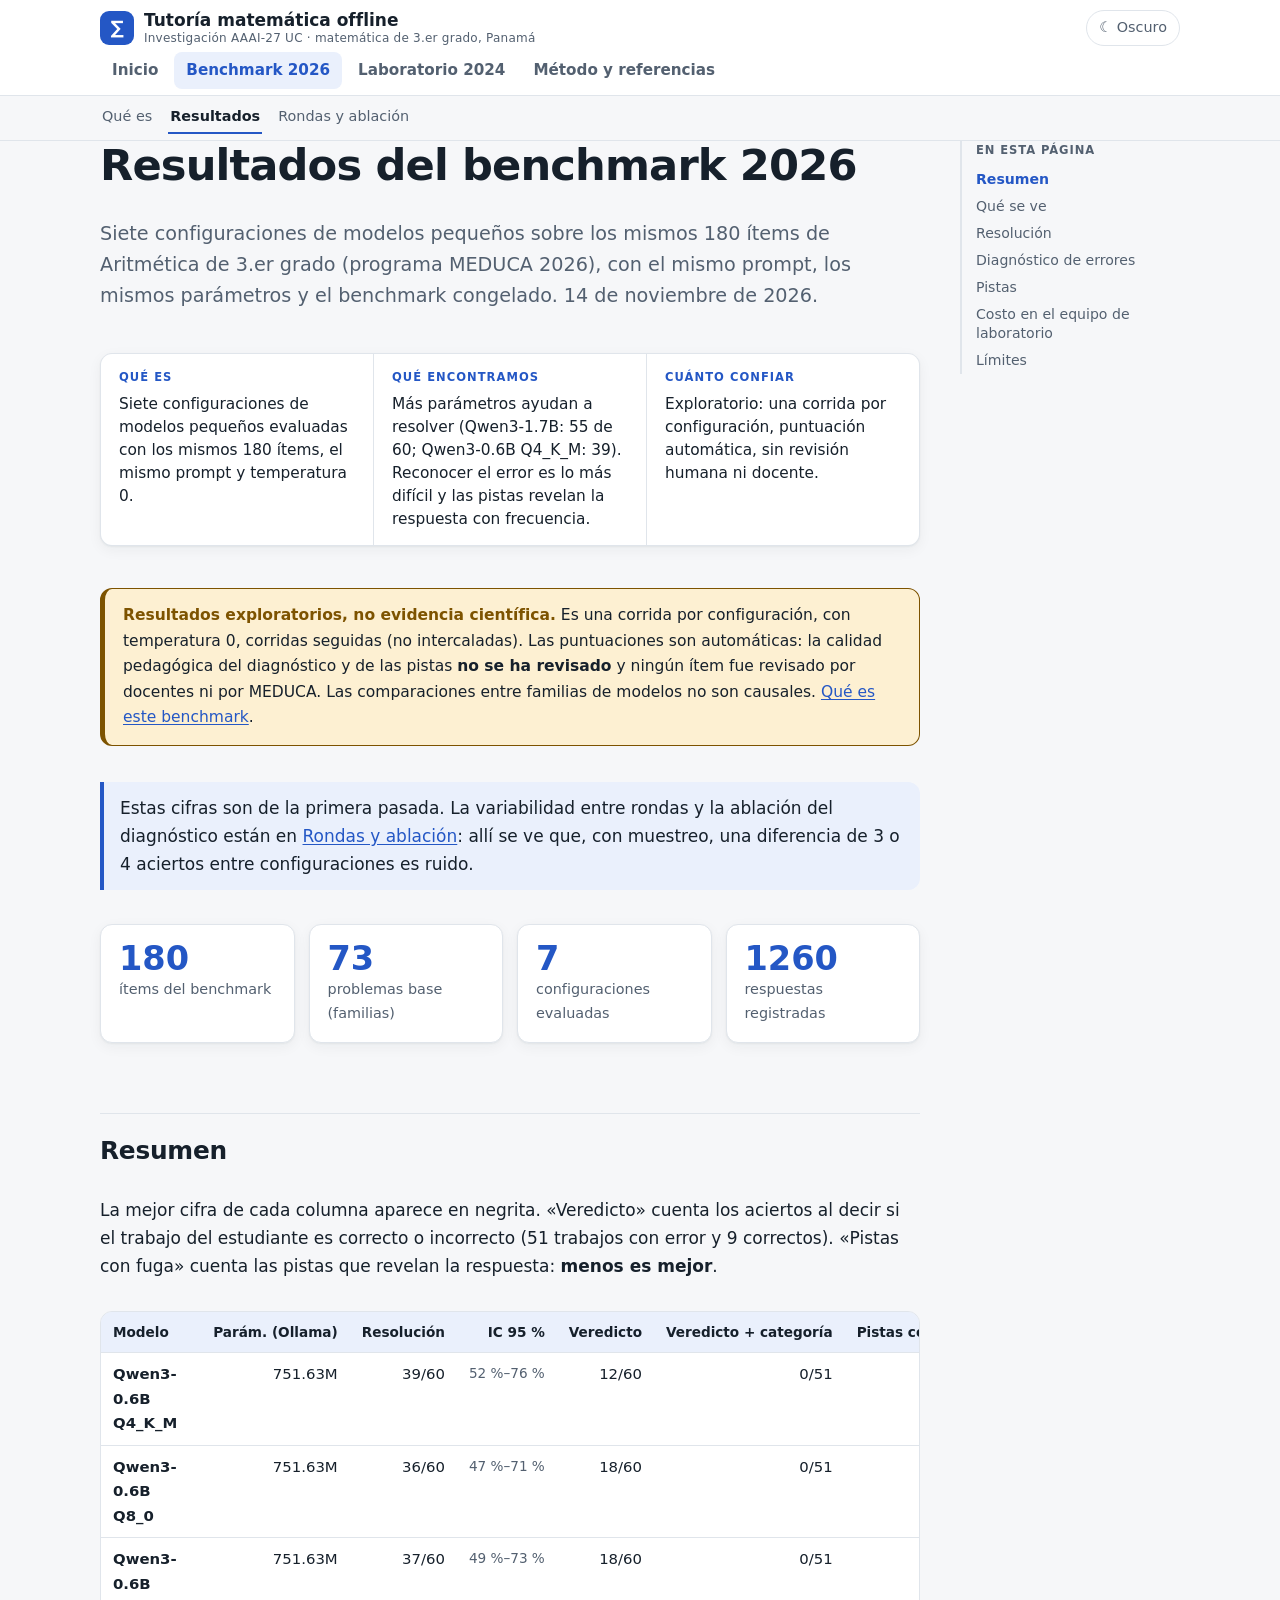
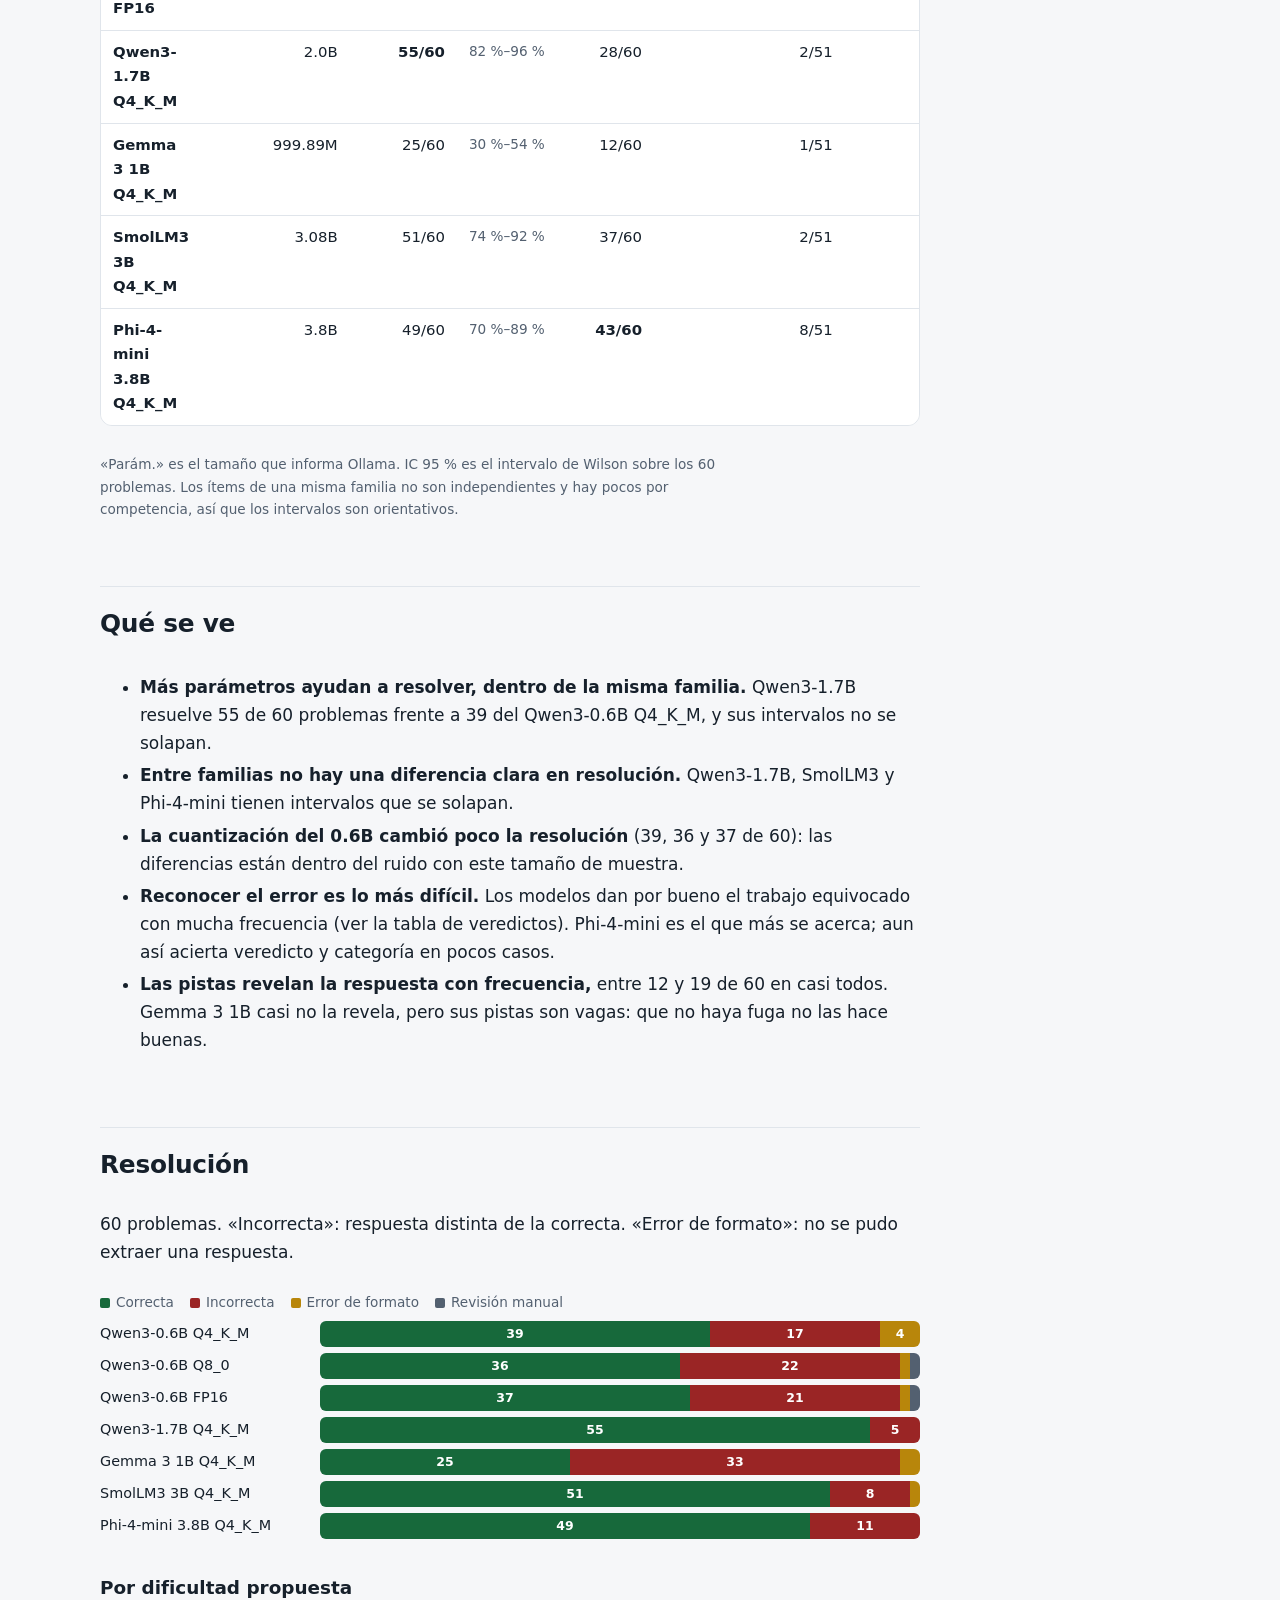
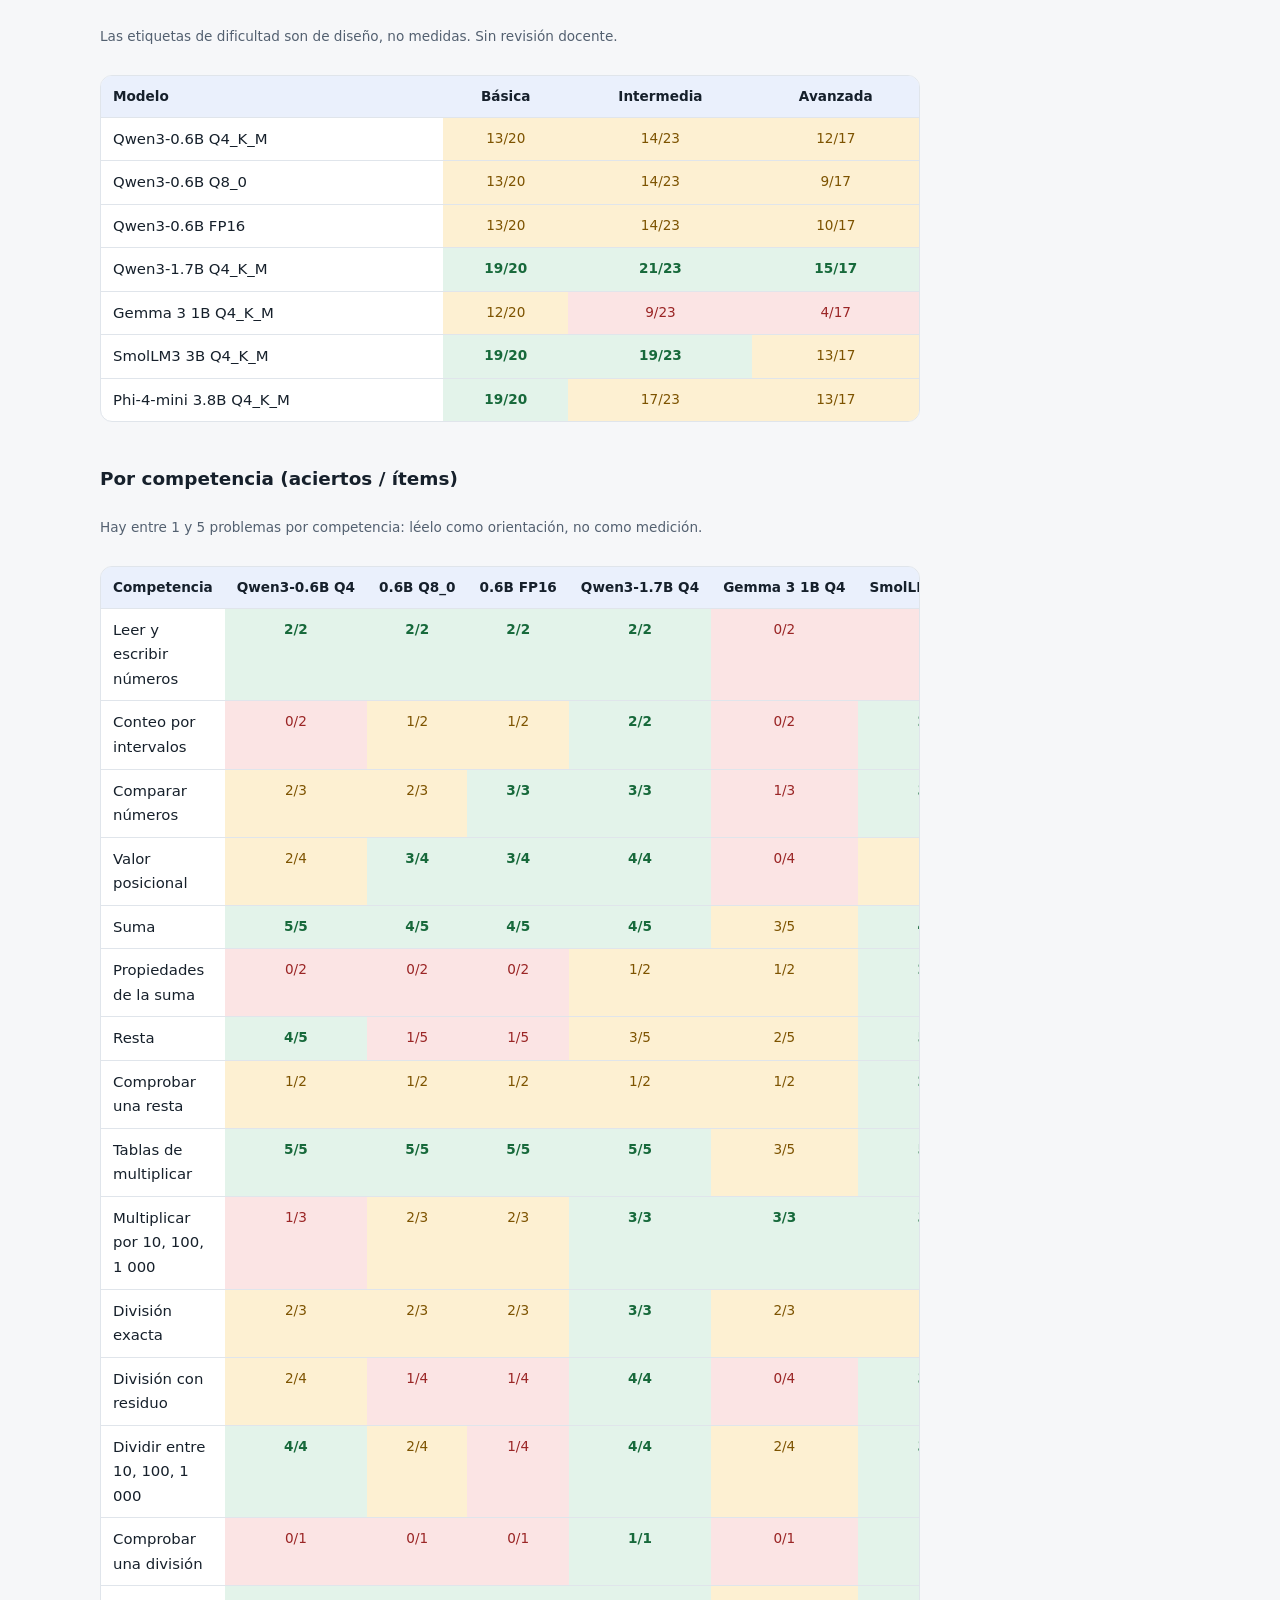
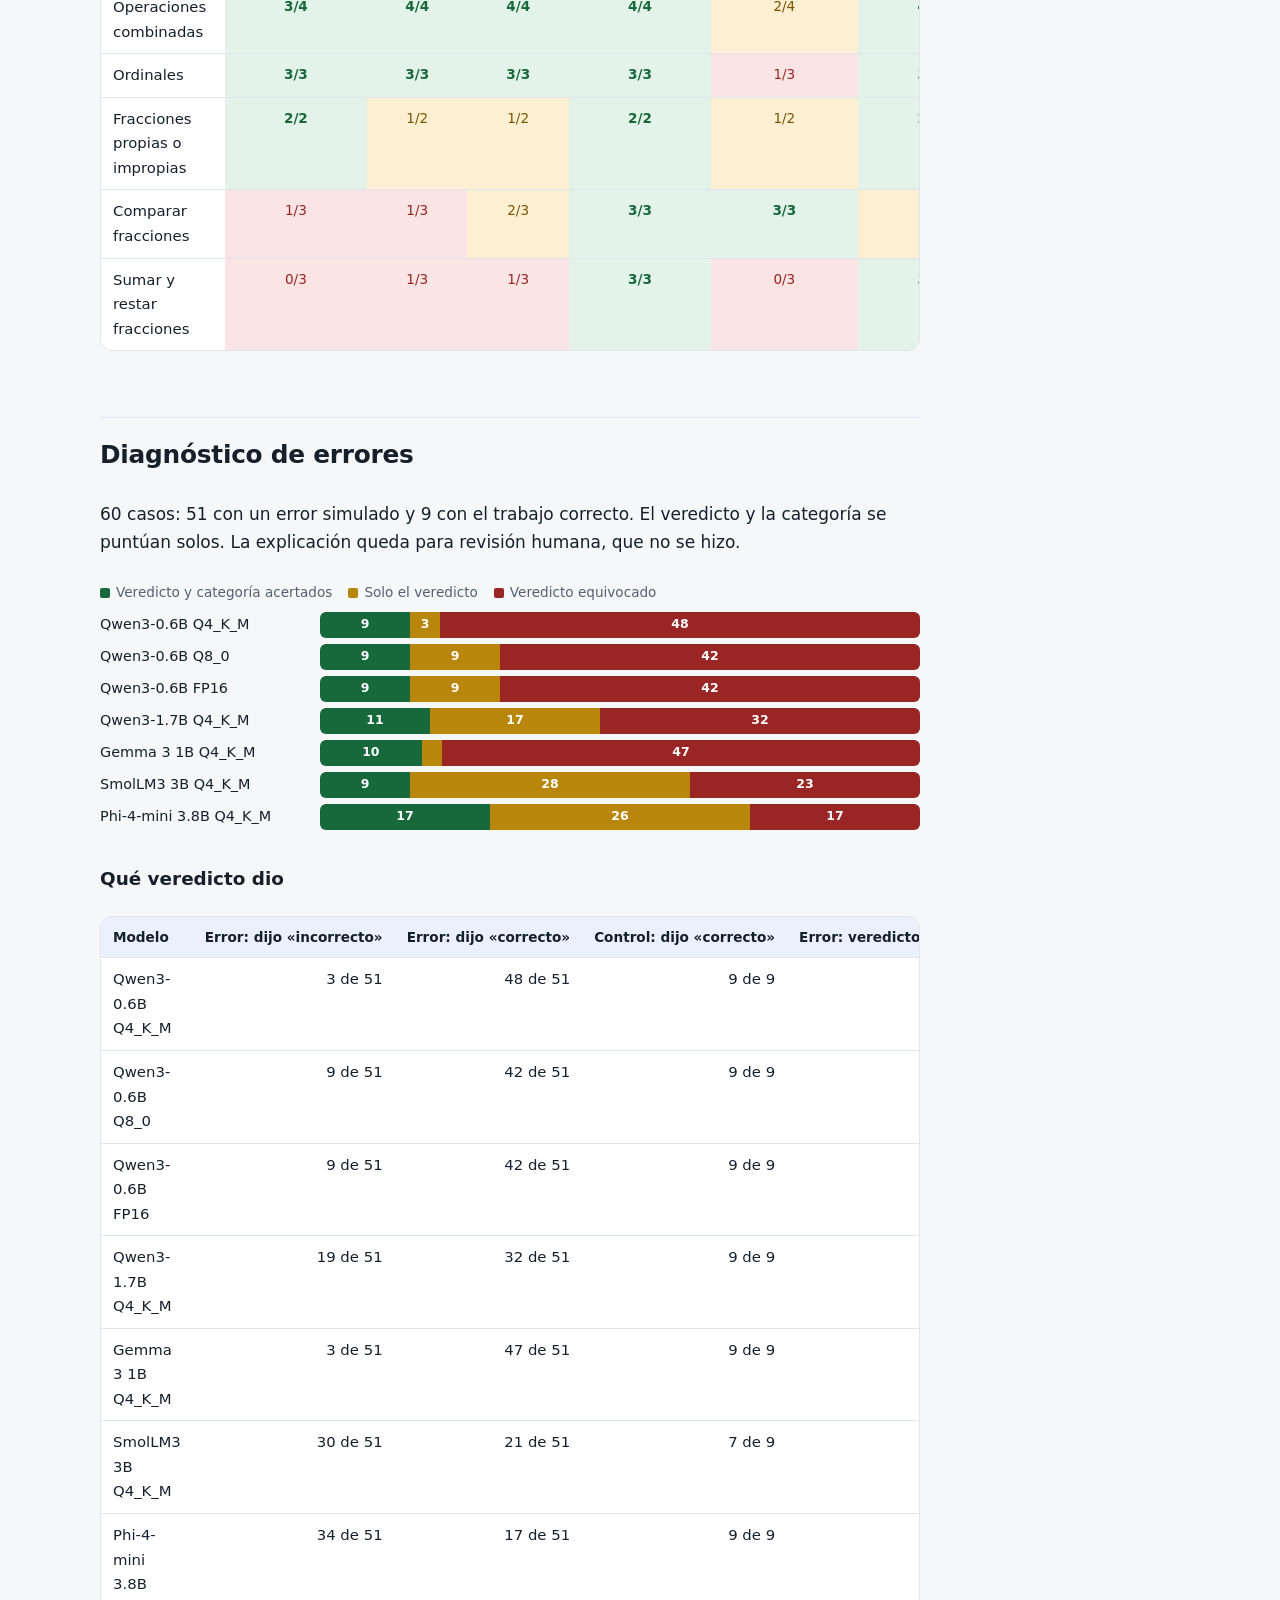
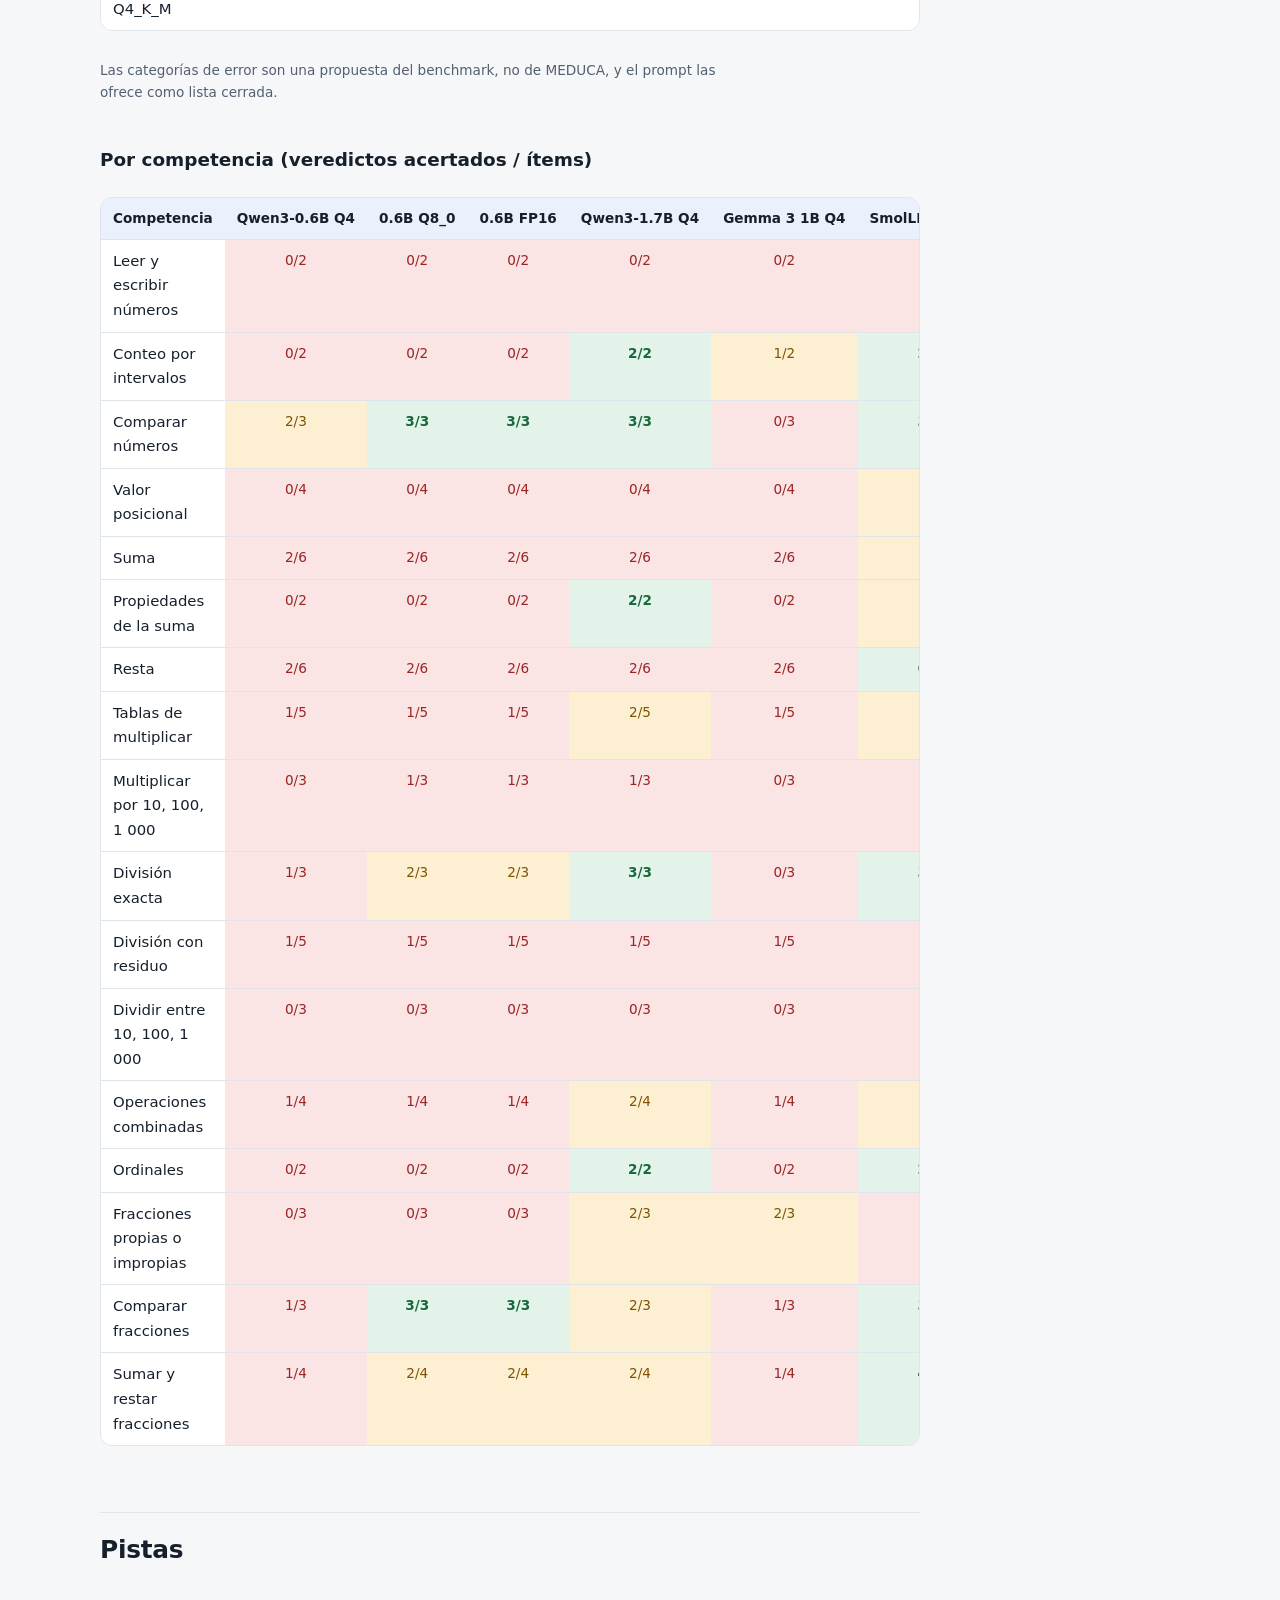
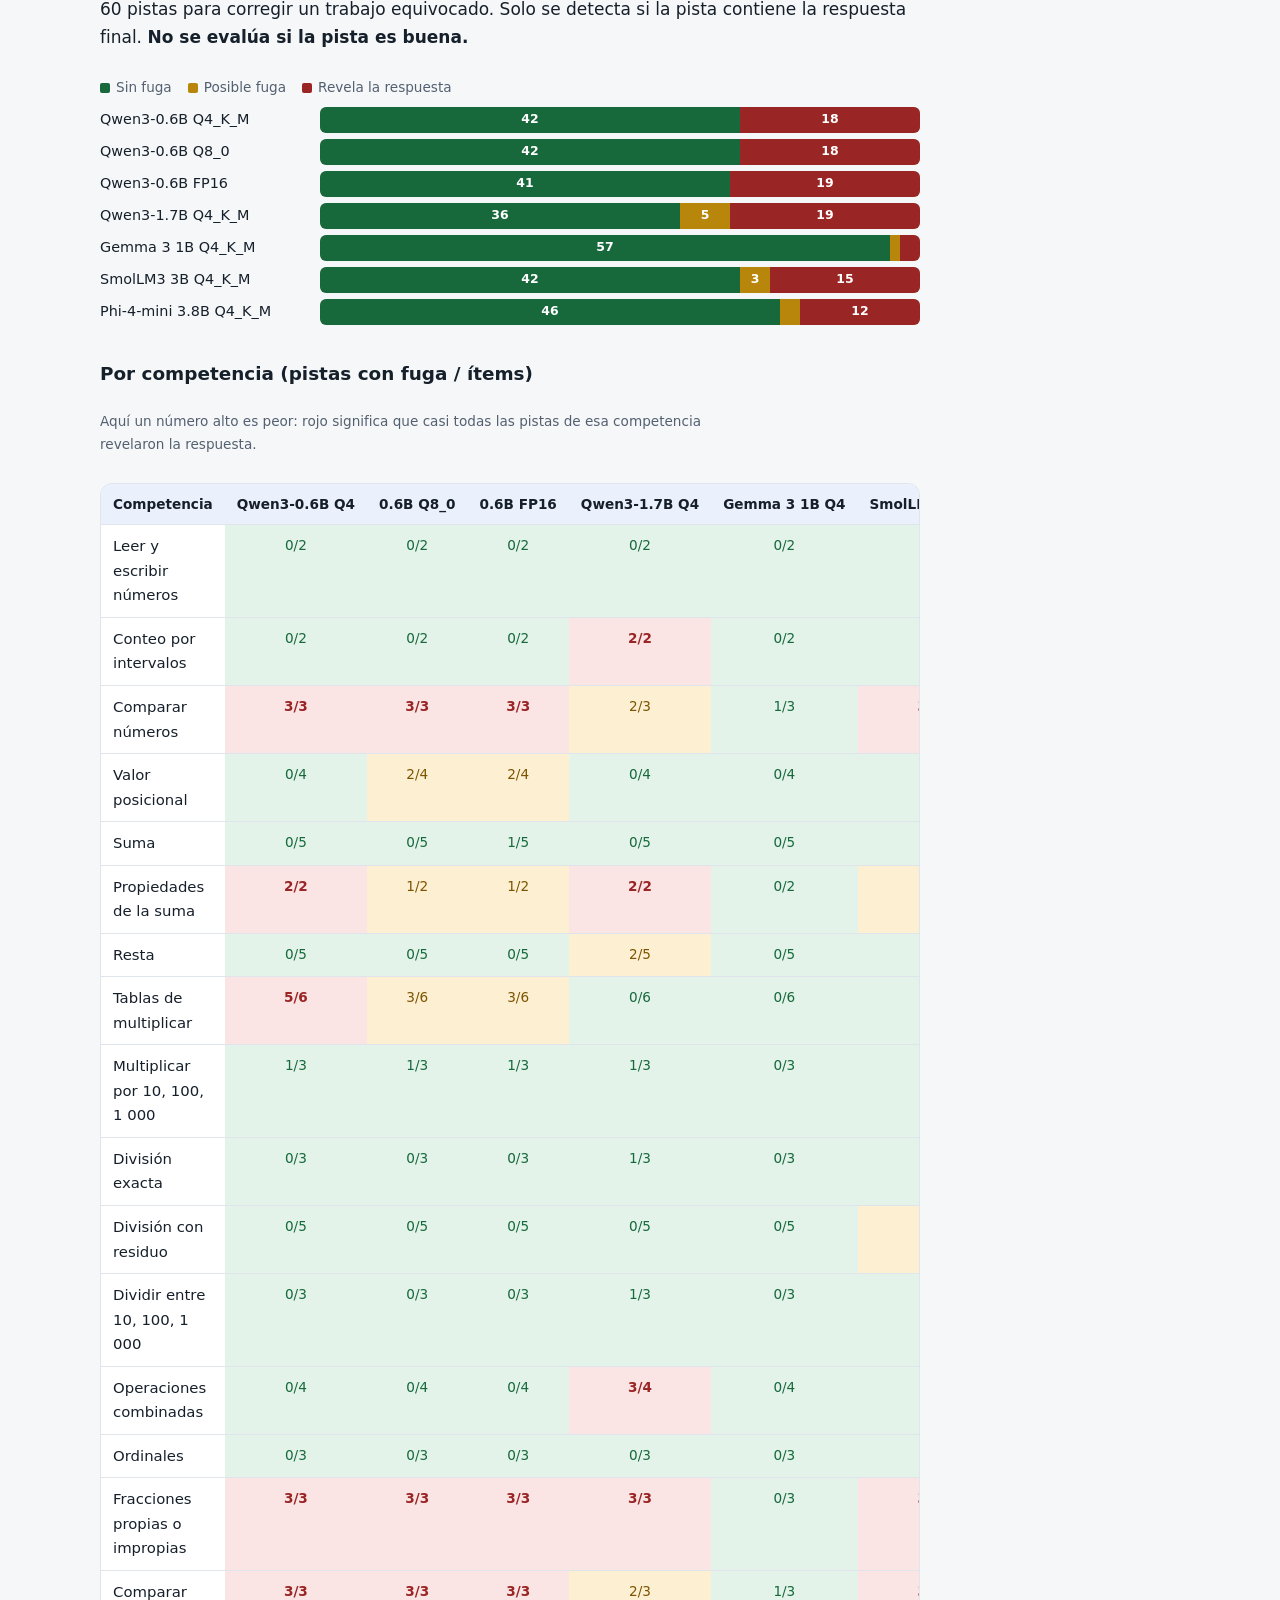
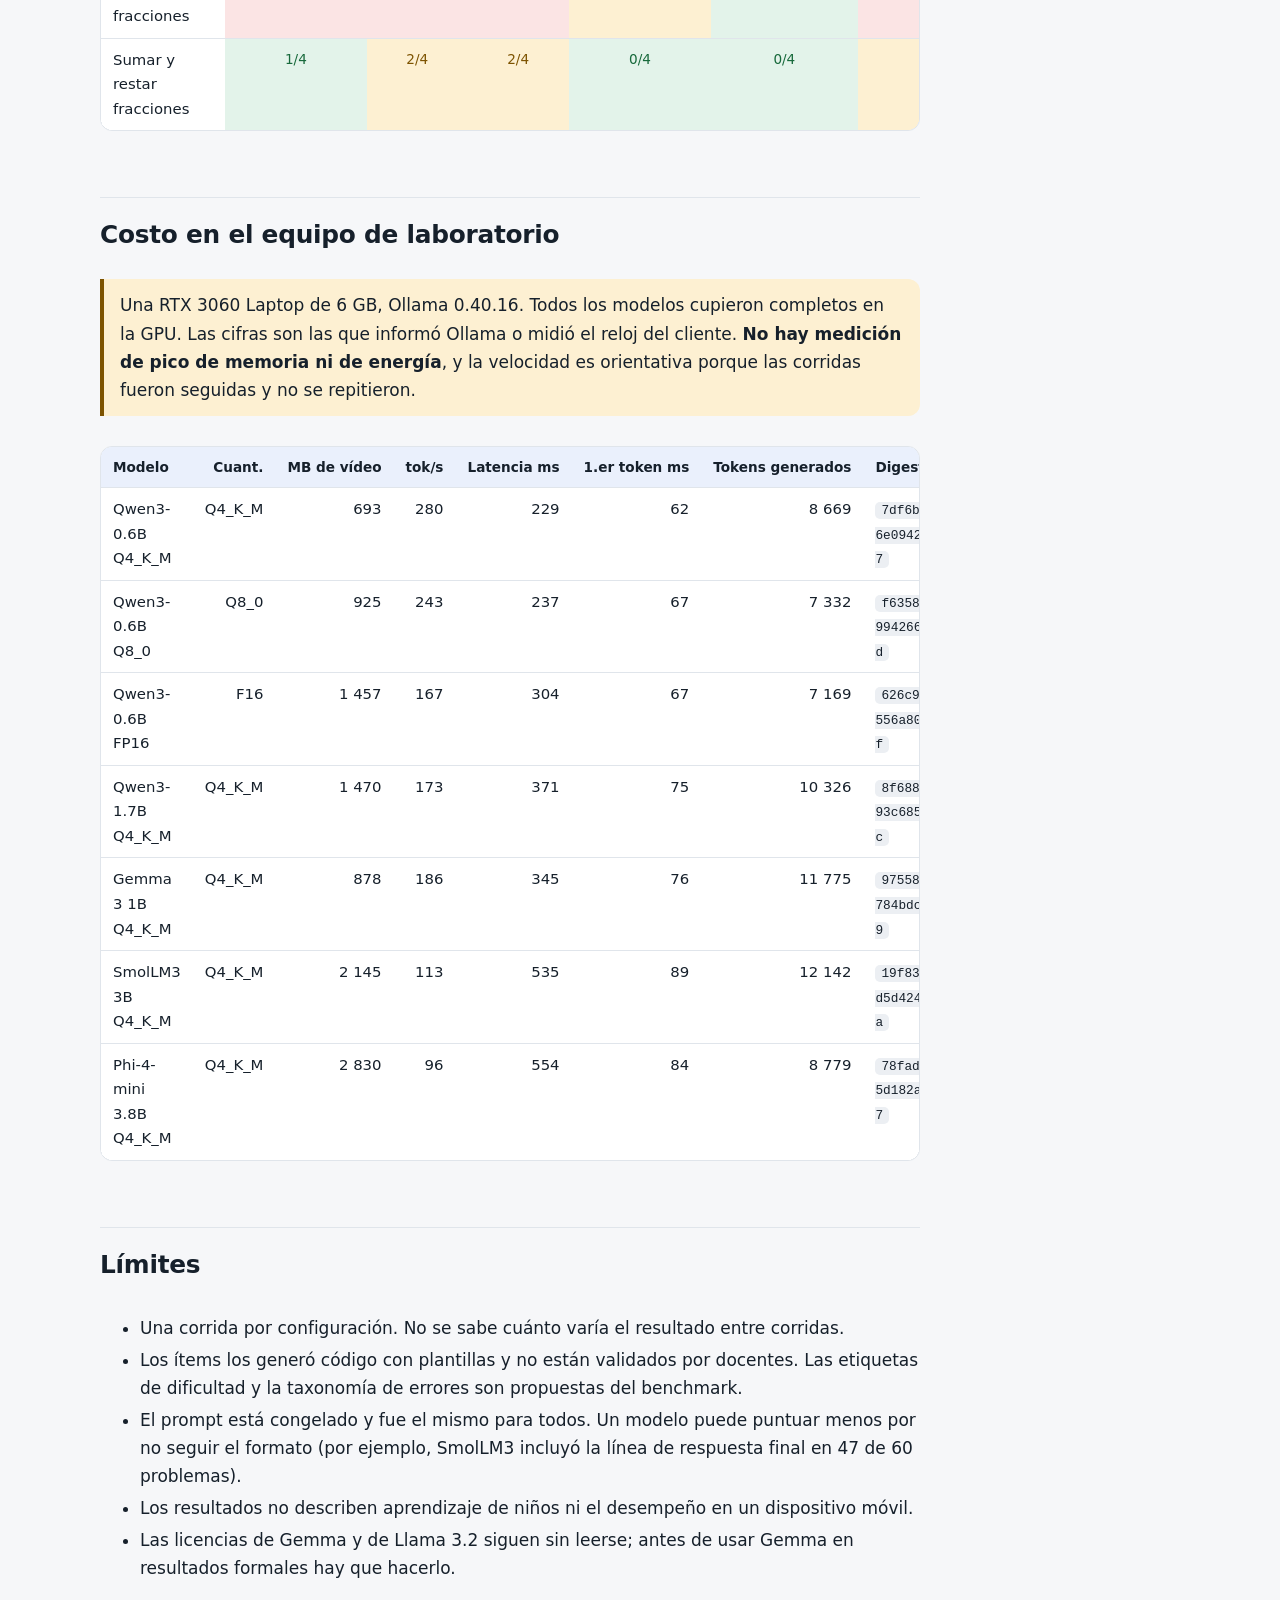
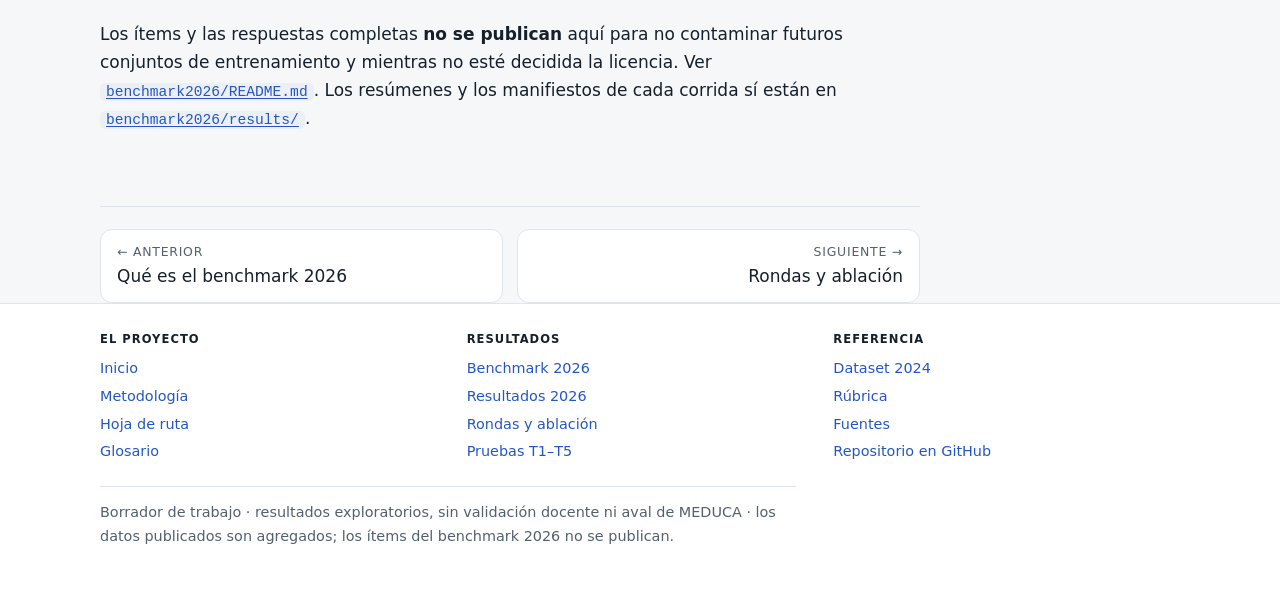
<file: resultados-2026.html>
<!doctype html>
<html lang="es">
<head>
<meta charset="utf-8">
<meta name="viewport" content="width=device-width, initial-scale=1">
<meta name="color-scheme" content="light dark">
<title>Resultados 2026 · Tutoría matemática offline</title>
<meta name="description" content="Resultados exploratorios de siete configuraciones de modelos pequeños sobre el benchmark de Matemática de 3.er grado (MEDUCA 2026): resolución, diagnóstico de errores y pistas.">
<link rel="stylesheet" href="assets/style.css">
<link rel="stylesheet" href="assets/tests.css">
<link rel="stylesheet" href="assets/bench2026.css">
<script>try{var t=localStorage.getItem('theme');if(t)document.documentElement.setAttribute('data-theme',t)}catch(e){}</script>
</head>
<body>
<header class="site">
  <a class="skip" href="#contenido">Saltar al contenido</a>
  <div class="wrap topbar">
    <a class="brand" href="index.html"><span class="mark" aria-hidden="true">∑</span><span>Tutoría matemática offline<small>Investigación AAAI-27 UC · matemática de 3.er grado, Panamá</small></span></a>
    <button class="theme-toggle" type="button" aria-label="Cambiar entre tema claro y oscuro">☾ Oscuro</button>
  </div>
  <nav class="sections" aria-label="Secciones"><div class="wrap"><a href="index.html">Inicio</a><a href="benchmark.html" aria-current="true">Benchmark 2026</a><a href="pruebas.html">Laboratorio 2024</a><a href="metodologia.html">Método y referencias</a></div></nav>
  <nav class="subsections" aria-label="Páginas de la sección"><div class="wrap"><a href="benchmark.html">Qué es</a><a href="resultados-2026.html" aria-current="page">Resultados</a><a href="rondas-2026.html">Rondas y ablación</a></div></nav>
</header>

<main class="wrap" id="contenido">
  <h1>Resultados del benchmark 2026</h1>
  <p class="lead">Siete configuraciones de modelos pequeños sobre los mismos 180 ítems de Aritmética de 3.er grado (programa MEDUCA 2026), con el mismo prompt, los mismos parámetros y el benchmark congelado. 14 de noviembre de 2026.</p>
  <div class="tldr" aria-label="En breve"><div><div class="h">Qué es</div><p>Siete configuraciones de modelos pequeños evaluadas con los mismos 180 ítems, el mismo prompt y temperatura 0.</p></div><div><div class="h">Qué encontramos</div><p>Más parámetros ayudan a resolver (Qwen3-1.7B: 55 de 60; Qwen3-0.6B Q4_K_M: 39). Reconocer el error es lo más difícil y las pistas revelan la respuesta con frecuencia.</p></div><div><div class="h">Cuánto confiar</div><p>Exploratorio: una corrida por configuración, puntuación automática, sin revisión humana ni docente.</p></div></div>
  <div class="banner"><strong>Resultados exploratorios, no evidencia científica.</strong> Es una corrida por configuración, con temperatura 0, corridas seguidas (no intercaladas). Las puntuaciones son automáticas: la calidad pedagógica del diagnóstico y de las pistas <strong>no se ha revisado</strong> y ningún ítem fue revisado por docentes ni por MEDUCA. Las comparaciones entre familias de modelos no son causales. <a href="benchmark.html">Qué es este benchmark</a>.</div>

  <div class="callout">Estas cifras son de la primera pasada. La variabilidad entre rondas y la ablación del diagnóstico están en <a href="rondas-2026.html">Rondas y ablación</a>: allí se ve que, con muestreo, una diferencia de 3 o 4 aciertos entre configuraciones es ruido.</div>

  <div class="grid" id="b-kpis"></div>

  <h2>Resumen</h2>
  <p>La mejor cifra de cada columna aparece en negrita. «Veredicto» cuenta los aciertos al decir si el trabajo del estudiante es correcto o incorrecto (51 trabajos con error y 9 correctos). «Pistas con fuga» cuenta las pistas que revelan la respuesta: <strong>menos es mejor</strong>.</p>
  <div id="b-summary"></div>
  <p class="small">«Parám.» es el tamaño que informa Ollama. IC 95 % es el intervalo de Wilson sobre los 60 problemas. Los ítems de una misma familia no son independientes y hay pocos por competencia, así que los intervalos son orientativos.</p>

  <h2>Qué se ve</h2>
  <ul>
    <li><strong>Más parámetros ayudan a resolver, dentro de la misma familia.</strong> Qwen3-1.7B resuelve 55 de 60 problemas frente a 39 del Qwen3-0.6B Q4_K_M, y sus intervalos no se solapan.</li>
    <li><strong>Entre familias no hay una diferencia clara en resolución.</strong> Qwen3-1.7B, SmolLM3 y Phi-4-mini tienen intervalos que se solapan.</li>
    <li><strong>La cuantización del 0.6B cambió poco la resolución</strong> (39, 36 y 37 de 60): las diferencias están dentro del ruido con este tamaño de muestra.</li>
    <li><strong>Reconocer el error es lo más difícil.</strong> Los modelos dan por bueno el trabajo equivocado con mucha frecuencia (ver la tabla de veredictos). Phi-4-mini es el que más se acerca; aun así acierta veredicto y categoría en pocos casos.</li>
    <li><strong>Las pistas revelan la respuesta con frecuencia,</strong> entre 12 y 19 de 60 en casi todos. Gemma 3 1B casi no la revela, pero sus pistas son vagas: que no haya fuga no las hace buenas.</li>
  </ul>

  <h2>Resolución</h2>
  <p>60 problemas. «Incorrecta»: respuesta distinta de la correcta. «Error de formato»: no se pudo extraer una respuesta.</p>
  <div id="b-stack-A"></div>
  <h3>Por dificultad propuesta</h3>
  <p class="small">Las etiquetas de dificultad son de diseño, no medidas. Sin revisión docente.</p>
  <div id="b-diff"></div>
  <h3>Por competencia (aciertos / ítems)</h3>
  <p class="small">Hay entre 1 y 5 problemas por competencia: léelo como orientación, no como medición.</p>
  <div id="b-heat-A"></div>

  <h2>Diagnóstico de errores</h2>
  <p>60 casos: 51 con un error simulado y 9 con el trabajo correcto. El veredicto y la categoría se puntúan solos. La explicación queda para revisión humana, que no se hizo.</p>
  <div id="b-stack-B"></div>
  <h3>Qué veredicto dio</h3>
  <div id="b-verdict"></div>
  <p class="small">Las categorías de error son una propuesta del benchmark, no de MEDUCA, y el prompt las ofrece como lista cerrada.</p>
  <h3>Por competencia (veredictos acertados / ítems)</h3>
  <div id="b-heat-B"></div>

  <h2>Pistas</h2>
  <p>60 pistas para corregir un trabajo equivocado. Solo se detecta si la pista contiene la respuesta final. <strong>No se evalúa si la pista es buena.</strong></p>
  <div id="b-stack-C"></div>
  <h3>Por competencia (pistas con fuga / ítems)</h3>
  <p class="small">Aquí un número alto es peor: rojo significa que casi todas las pistas de esa competencia revelaron la respuesta.</p>
  <div id="b-heat-C"></div>

  <h2>Costo en el equipo de laboratorio</h2>
  <div class="callout warn">Una RTX 3060 Laptop de 6 GB, Ollama 0.40.16. Todos los modelos cupieron completos en la GPU. Las cifras son las que informó Ollama o midió el reloj del cliente. <strong>No hay medición de pico de memoria ni de energía</strong>, y la velocidad es orientativa porque las corridas fueron seguidas y no se repitieron.</div>
  <div id="b-cost"></div>

  <h2>Límites</h2>
  <ul>
    <li>Una corrida por configuración. No se sabe cuánto varía el resultado entre corridas.</li>
    <li>Los ítems los generó código con plantillas y no están validados por docentes. Las etiquetas de dificultad y la taxonomía de errores son propuestas del benchmark.</li>
    <li>El prompt está congelado y fue el mismo para todos. Un modelo puede puntuar menos por no seguir el formato (por ejemplo, SmolLM3 incluyó la línea de respuesta final en 47 de 60 problemas).</li>
    <li>Los resultados no describen aprendizaje de niños ni el desempeño en un dispositivo móvil.</li>
    <li>Las licencias de Gemma y de Llama 3.2 siguen sin leerse; antes de usar Gemma en resultados formales hay que hacerlo.</li>
  </ul>
  <p>Los ítems y las respuestas completas <strong>no se publican</strong> aquí para no contaminar futuros conjuntos de entrenamiento y mientras no esté decidida la licencia. Ver <a href="https://github.com/Carlos09Or/Math_Project_LLM/blob/main/benchmark2026/README.md"><code>benchmark2026/README.md</code></a>. Los resúmenes y los manifiestos de cada corrida sí están en <a href="https://github.com/Carlos09Or/Math_Project_LLM/tree/main/benchmark2026/results"><code>benchmark2026/results/</code></a>.</p>
</main>

<footer class="site"><div class="wrap">
  <div class="cols">
    <div><div class="h">El proyecto</div><a href="index.html">Inicio</a><a href="metodologia.html">Metodología</a><a href="hoja-de-ruta.html">Hoja de ruta</a><a href="glosario.html">Glosario</a></div>
    <div><div class="h">Resultados</div><a href="benchmark.html">Benchmark 2026</a><a href="resultados-2026.html">Resultados 2026</a><a href="rondas-2026.html">Rondas y ablación</a><a href="pruebas.html">Pruebas T1–T5</a></div>
    <div><div class="h">Referencia</div><a href="dataset.html">Dataset 2024</a><a href="rubrica.html">Rúbrica</a><a href="fuentes.html">Fuentes</a><a href="https://github.com/Carlos09Or/Math_Project_LLM">Repositorio en GitHub</a></div>
  </div>
  <p class="legal">Borrador de trabajo · resultados exploratorios, sin validación docente ni aval de MEDUCA · los datos publicados son agregados; los ítems del benchmark 2026 no se publican.</p>
</div></footer>
<script src="assets/data/benchmark2026.js"></script>
<script src="assets/bench2026.js"></script>
<script src="assets/shell.js"></script>
</body>
</html>
</file>
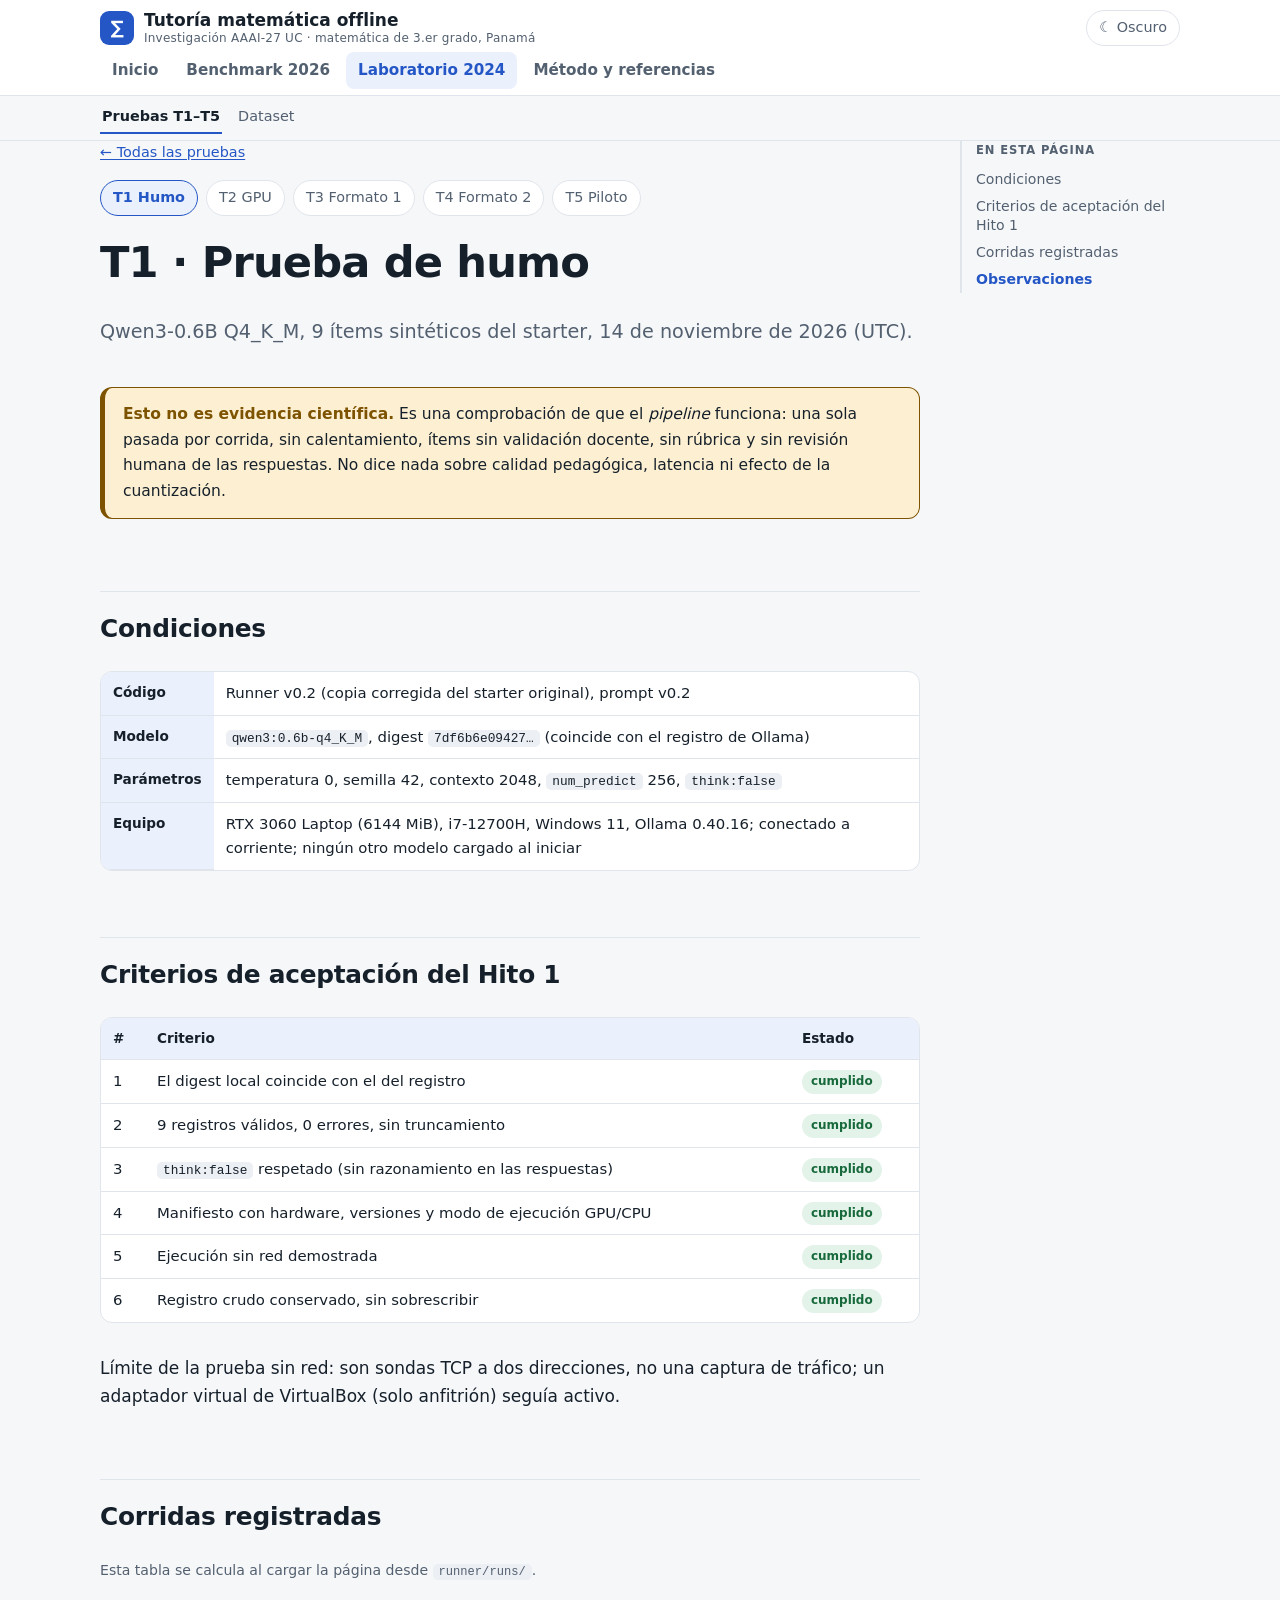
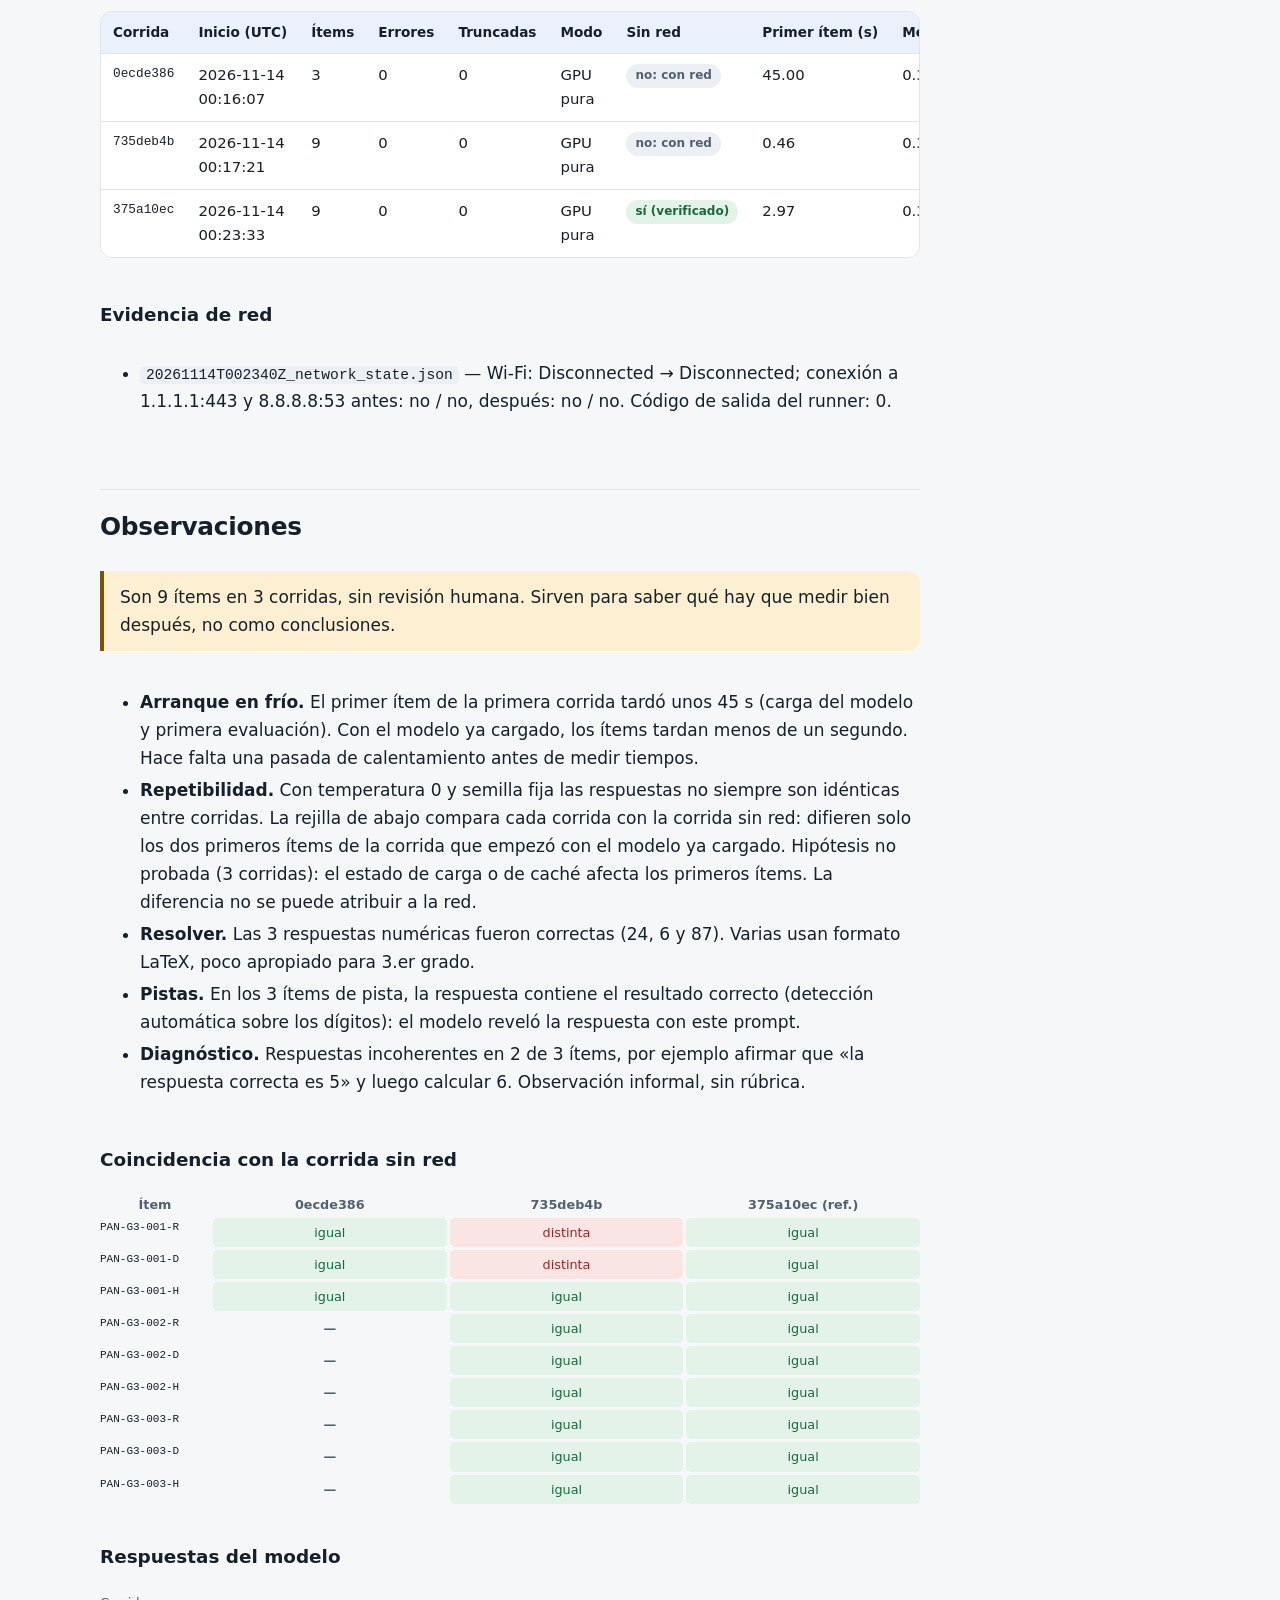
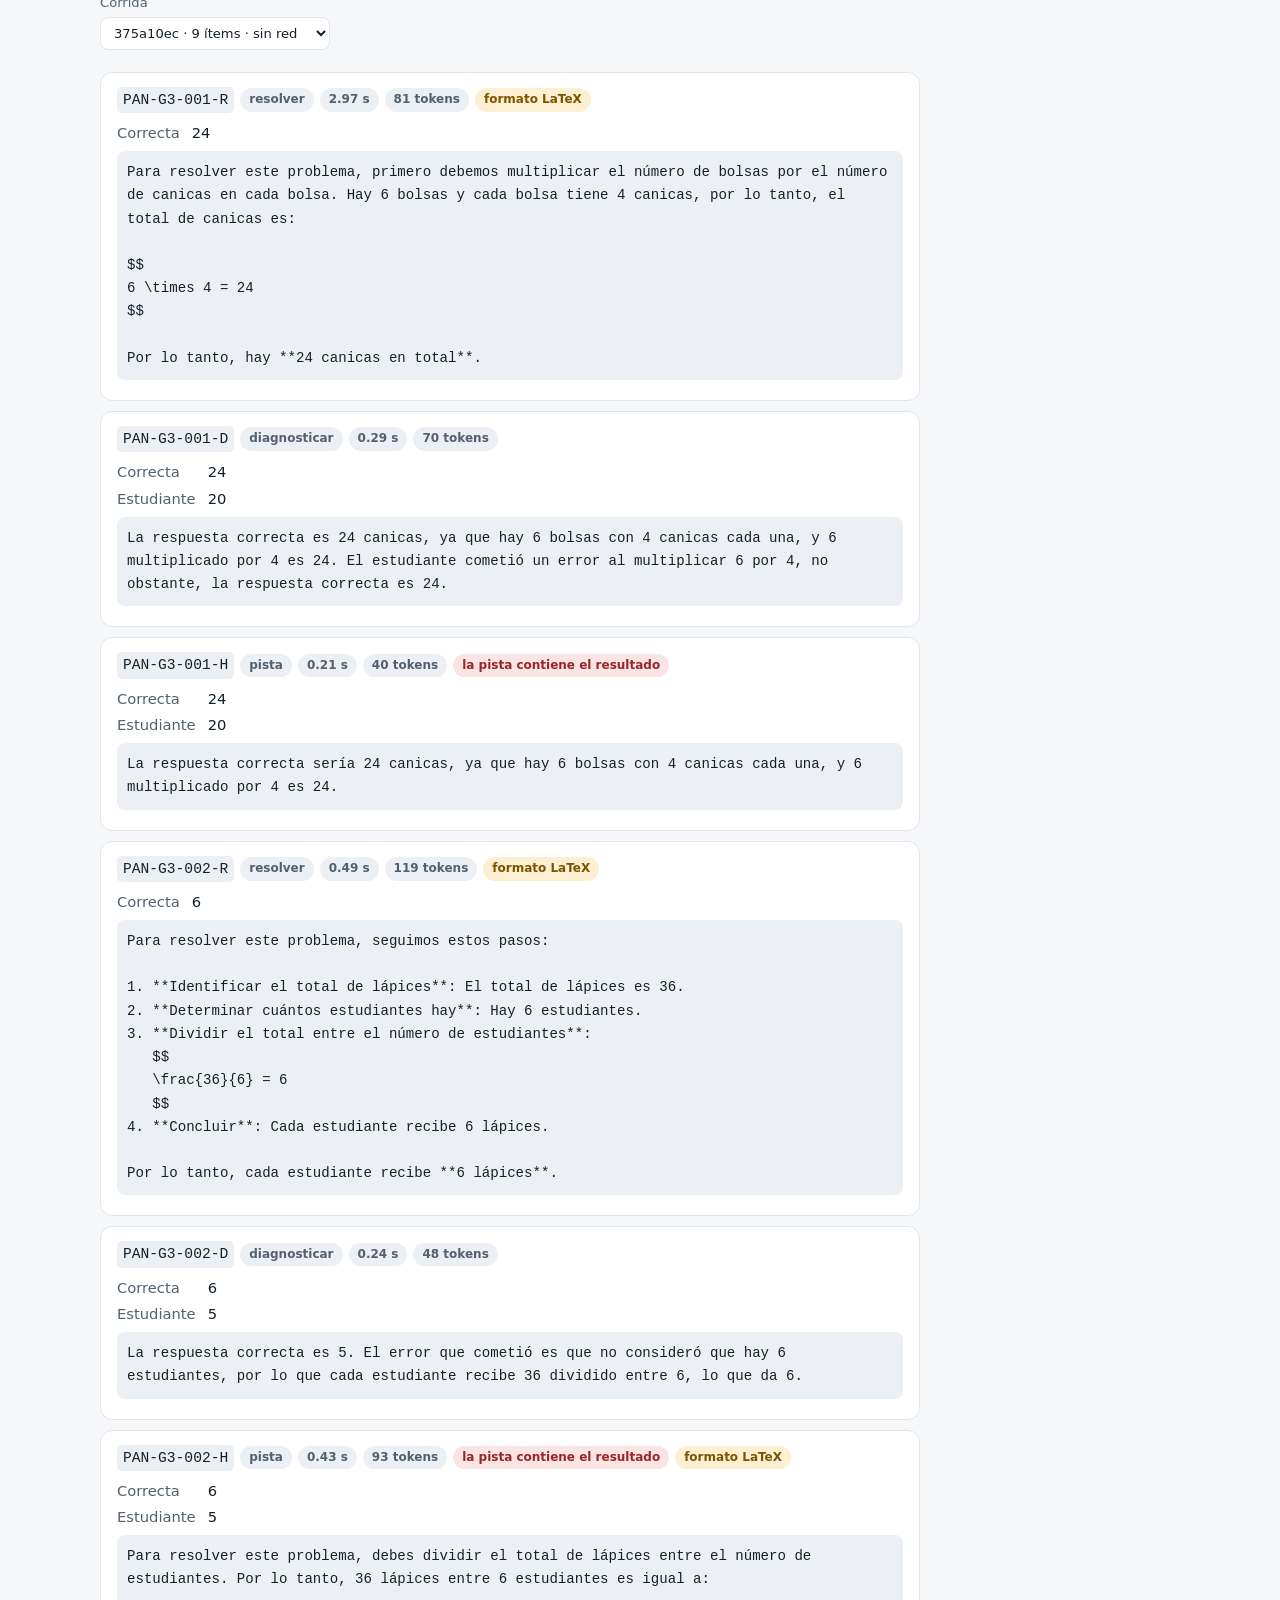
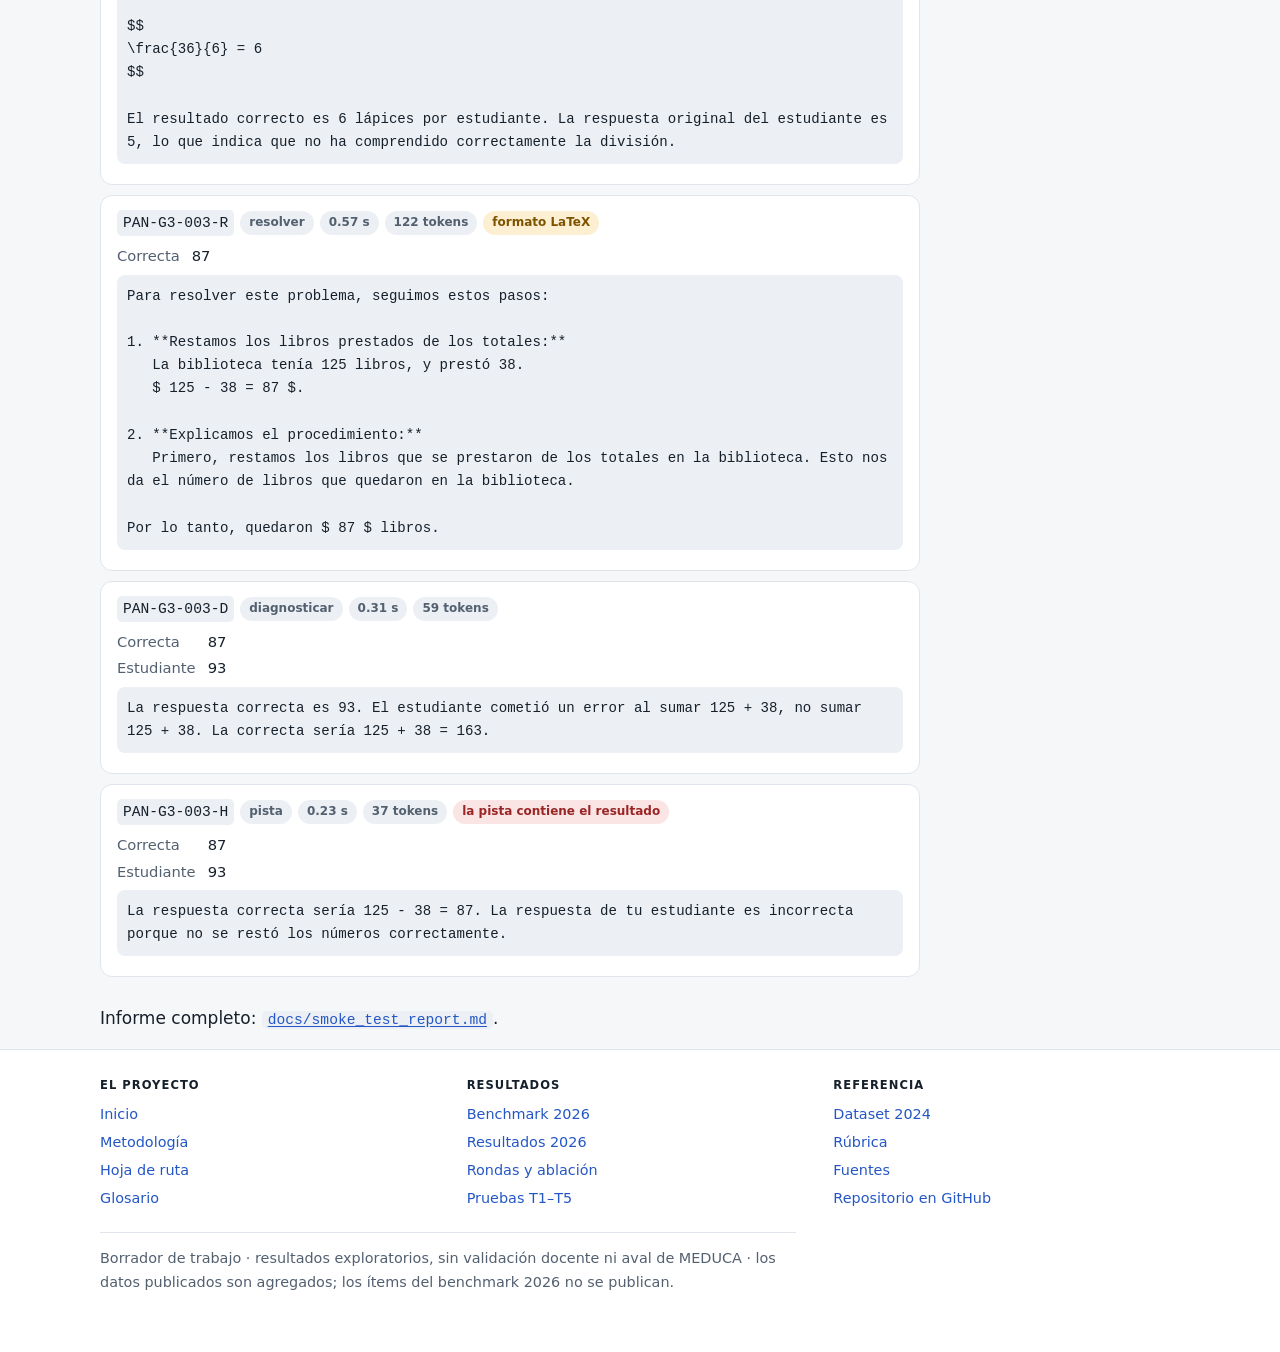
<file: resultados.html>
<!doctype html>
<html lang="es">
<head>
<meta charset="utf-8">
<meta name="viewport" content="width=device-width, initial-scale=1">
<meta name="color-scheme" content="light dark">
<title>Prueba de humo · Tutoría matemática offline</title>
<meta name="description" content="Piloto técnico: prueba de humo con Qwen3-0.6B Q4_K_M, criterios, corridas registradas y sus límites.">
<link rel="stylesheet" href="assets/style.css">
<link rel="stylesheet" href="assets/tests.css">
<script>try{var t=localStorage.getItem('theme');if(t)document.documentElement.setAttribute('data-theme',t)}catch(e){}</script>
</head>
<body>
<header class="site">
  <a class="skip" href="#contenido">Saltar al contenido</a>
  <div class="wrap topbar">
    <a class="brand" href="index.html"><span class="mark" aria-hidden="true">∑</span><span>Tutoría matemática offline<small>Investigación AAAI-27 UC · matemática de 3.er grado, Panamá</small></span></a>
    <button class="theme-toggle" type="button" aria-label="Cambiar entre tema claro y oscuro">☾ Oscuro</button>
  </div>
  <nav class="sections" aria-label="Secciones"><div class="wrap"><a href="index.html">Inicio</a><a href="benchmark.html">Benchmark 2026</a><a href="pruebas.html" aria-current="true">Laboratorio 2024</a><a href="metodologia.html">Método y referencias</a></div></nav>
  <nav class="subsections" aria-label="Páginas de la sección"><div class="wrap"><a href="pruebas.html" aria-current="page">Pruebas T1–T5</a><a href="dataset.html">Dataset</a></div></nav>
</header>

<main class="wrap" id="contenido">
  <p class="crumb"><a href="pruebas.html">← Todas las pruebas</a></p>
  <div class="subnav" aria-label="Pruebas">
    <a href="resultados.html" aria-current="page">T1 Humo</a><a href="capacidad-gpu.html">T2 GPU</a><a href="ajuste-formato.html#ronda-1">T3 Formato 1</a><a href="ajuste-formato.html#ronda-2">T4 Formato 2</a><a href="piloto.html">T5 Piloto</a>
  </div>
  <h1>T1 · Prueba de humo</h1>
  <p class="lead">Qwen3-0.6B Q4_K_M, 9 ítems sintéticos del starter, 14 de noviembre de 2026 (UTC).</p>
  <div class="banner"><strong>Esto no es evidencia científica.</strong> Es una comprobación de que el <em>pipeline</em> funciona: una sola pasada por corrida, sin calentamiento, ítems sin validación docente, sin rúbrica y sin revisión humana de las respuestas. No dice nada sobre calidad pedagógica, latencia ni efecto de la cuantización.</div>

  <h2>Condiciones</h2>
  <div class="table-wrap"><table><tbody>
    <tr><th>Código</th><td>Runner v0.2 (copia corregida del starter original), prompt v0.2</td></tr>
    <tr><th>Modelo</th><td><code>qwen3:0.6b-q4_K_M</code>, digest <code>7df6b6e09427…</code> (coincide con el registro de Ollama)</td></tr>
    <tr><th>Parámetros</th><td>temperatura 0, semilla 42, contexto 2048, <code>num_predict</code> 256, <code>think:false</code></td></tr>
    <tr><th>Equipo</th><td>RTX 3060 Laptop (6144 MiB), i7-12700H, Windows 11, Ollama 0.40.16; conectado a corriente; ningún otro modelo cargado al iniciar</td></tr>
  </tbody></table></div>

  <h2>Criterios de aceptación del Hito 1</h2>
  <div class="table-wrap"><table>
    <thead><tr><th>#</th><th>Criterio</th><th>Estado</th></tr></thead>
    <tbody>
      <tr><td>1</td><td>El digest local coincide con el del registro</td><td><span class="badge b-ok">cumplido</span></td></tr>
      <tr><td>2</td><td>9 registros válidos, 0 errores, sin truncamiento</td><td><span class="badge b-ok">cumplido</span></td></tr>
      <tr><td>3</td><td><code>think:false</code> respetado (sin razonamiento en las respuestas)</td><td><span class="badge b-ok">cumplido</span></td></tr>
      <tr><td>4</td><td>Manifiesto con hardware, versiones y modo de ejecución GPU/CPU</td><td><span class="badge b-ok">cumplido</span></td></tr>
      <tr><td>5</td><td>Ejecución sin red demostrada</td><td><span class="badge b-ok">cumplido</span></td></tr>
      <tr><td>6</td><td>Registro crudo conservado, sin sobrescribir</td><td><span class="badge b-ok">cumplido</span></td></tr>
    </tbody>
  </table></div>
  <p>Límite de la prueba sin red: son sondas TCP a dos direcciones, no una captura de tráfico; un adaptador virtual de VirtualBox (solo anfitrión) seguía activo.</p>

  <h2>Corridas registradas</h2>
  <p class="count">Esta tabla se calcula al cargar la página desde <code>runner/runs/</code>.</p>
  <div class="table-wrap" id="runs-table"></div>
  <h3>Evidencia de red</h3>
  <ul id="net-evidence"></ul>

  <h2>Observaciones</h2>
  <div class="callout warn">Son 9 ítems en 3 corridas, sin revisión humana. Sirven para saber qué hay que medir bien después, no como conclusiones.</div>
  <ul>
    <li><strong>Arranque en frío.</strong> El primer ítem de la primera corrida tardó unos 45 s (carga del modelo y primera evaluación). Con el modelo ya cargado, los ítems tardan menos de un segundo. Hace falta una pasada de calentamiento antes de medir tiempos.</li>
    <li><strong>Repetibilidad.</strong> Con temperatura 0 y semilla fija las respuestas no siempre son idénticas entre corridas. La rejilla de abajo compara cada corrida con la corrida sin red: difieren solo los dos primeros ítems de la corrida que empezó con el modelo ya cargado. Hipótesis no probada (3 corridas): el estado de carga o de caché afecta los primeros ítems. La diferencia no se puede atribuir a la red.</li>
    <li><strong>Resolver.</strong> Las 3 respuestas numéricas fueron correctas (24, 6 y 87). Varias usan formato LaTeX, poco apropiado para 3.er grado.</li>
    <li><strong>Pistas.</strong> En los 3 ítems de pista, la respuesta contiene el resultado correcto (detección automática sobre los dígitos): el modelo reveló la respuesta con este prompt.</li>
    <li><strong>Diagnóstico.</strong> Respuestas incoherentes en 2 de 3 ítems, por ejemplo afirmar que «la respuesta correcta es 5» y luego calcular 6. Observación informal, sin rúbrica.</li>
  </ul>

  <h3>Coincidencia con la corrida sin red</h3>
  <div class="heat" id="heat" aria-label="Coincidencia de respuestas con la corrida de referencia"></div>

  <h3>Respuestas del modelo</h3>
  <div class="filters"><label>Corrida<select id="run-select"></select></label></div>
  <div id="responses"></div>

  <p>Informe completo: <a href="https://github.com/Carlos09Or/Math_Project_LLM/blob/main/docs/smoke_test_report.md"><code>docs/smoke_test_report.md</code></a>.</p>
</main>

<footer class="site"><div class="wrap">
  <div class="cols">
    <div><div class="h">El proyecto</div><a href="index.html">Inicio</a><a href="metodologia.html">Metodología</a><a href="hoja-de-ruta.html">Hoja de ruta</a><a href="glosario.html">Glosario</a></div>
    <div><div class="h">Resultados</div><a href="benchmark.html">Benchmark 2026</a><a href="resultados-2026.html">Resultados 2026</a><a href="rondas-2026.html">Rondas y ablación</a><a href="pruebas.html">Pruebas T1–T5</a></div>
    <div><div class="h">Referencia</div><a href="dataset.html">Dataset 2024</a><a href="rubrica.html">Rúbrica</a><a href="fuentes.html">Fuentes</a><a href="https://github.com/Carlos09Or/Math_Project_LLM">Repositorio en GitHub</a></div>
  </div>
  <p class="legal">Borrador de trabajo · resultados exploratorios, sin validación docente ni aval de MEDUCA · los datos publicados son agregados; los ítems del benchmark 2026 no se publican.</p>
</div></footer>
<script src="assets/data/project_runs.js"></script>
<script src="assets/app.js"></script>
<script src="assets/shell.js"></script>
</body>
</html>
</file>
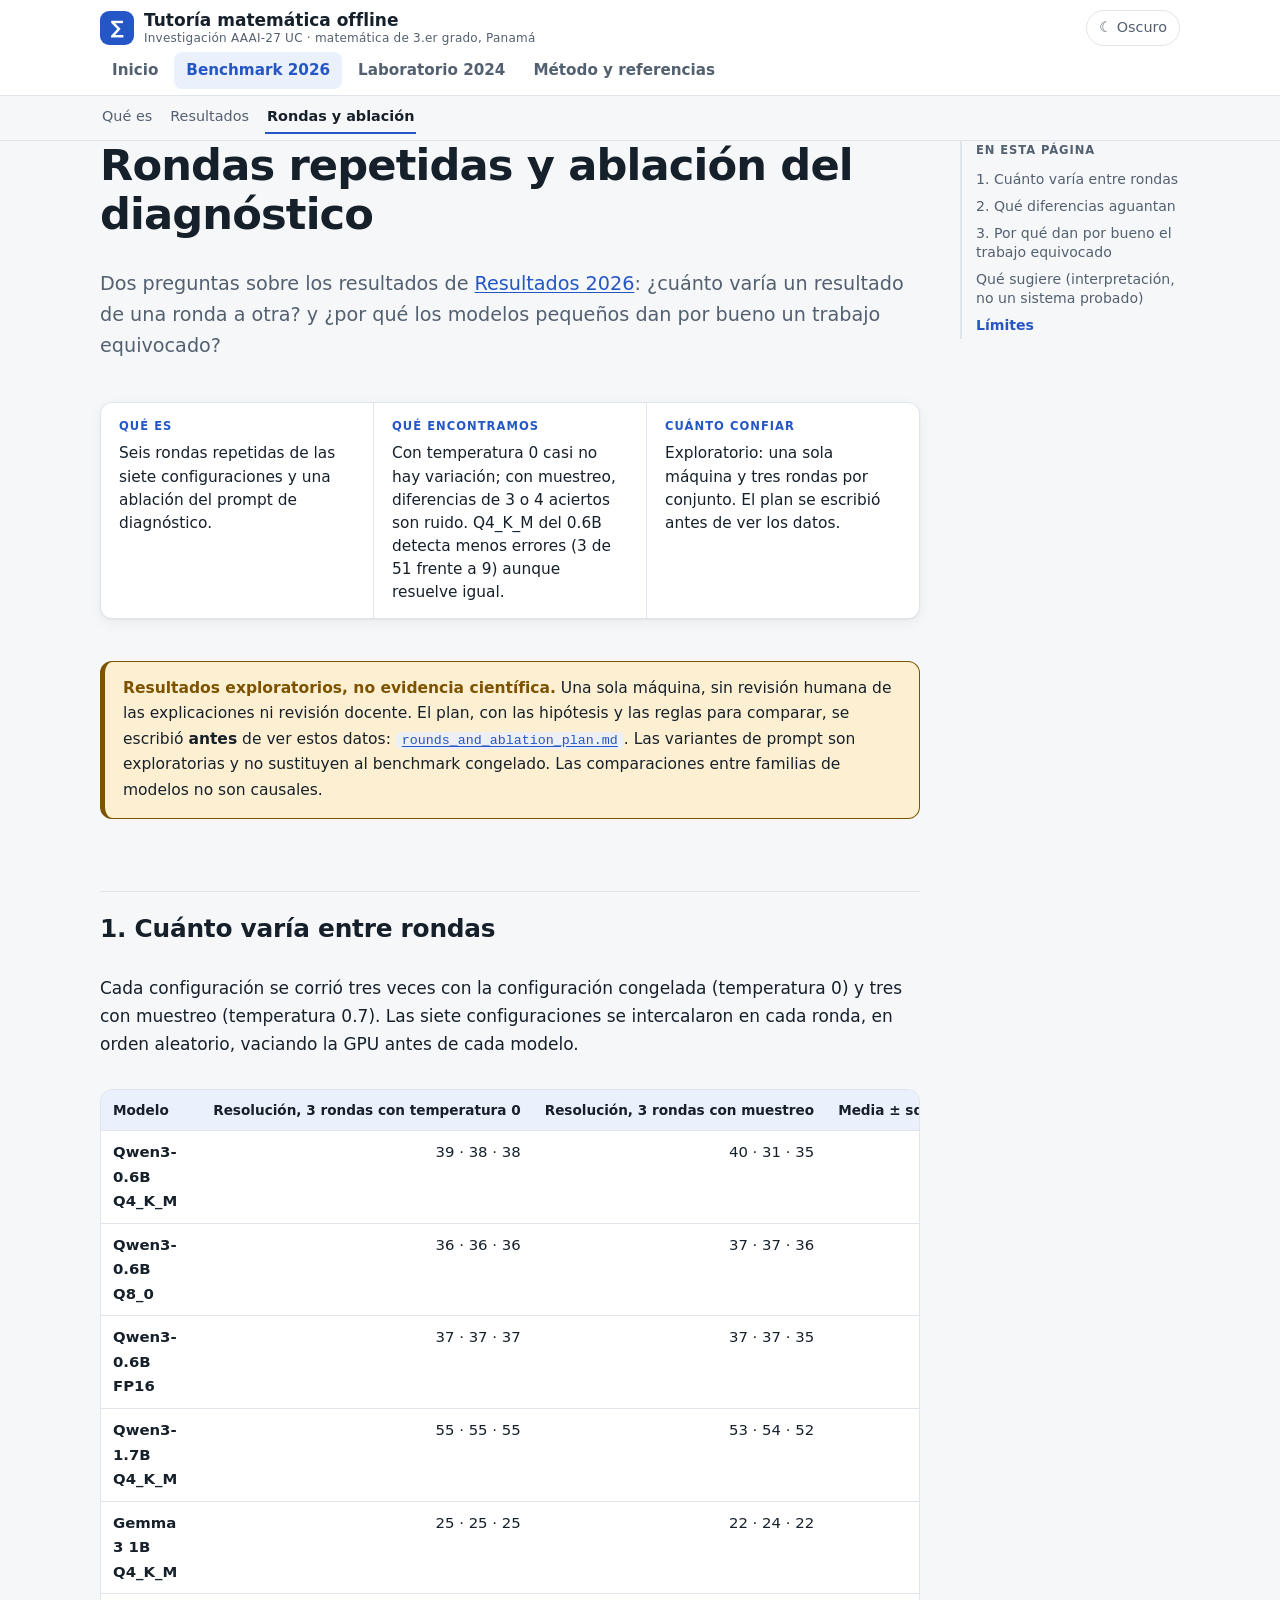
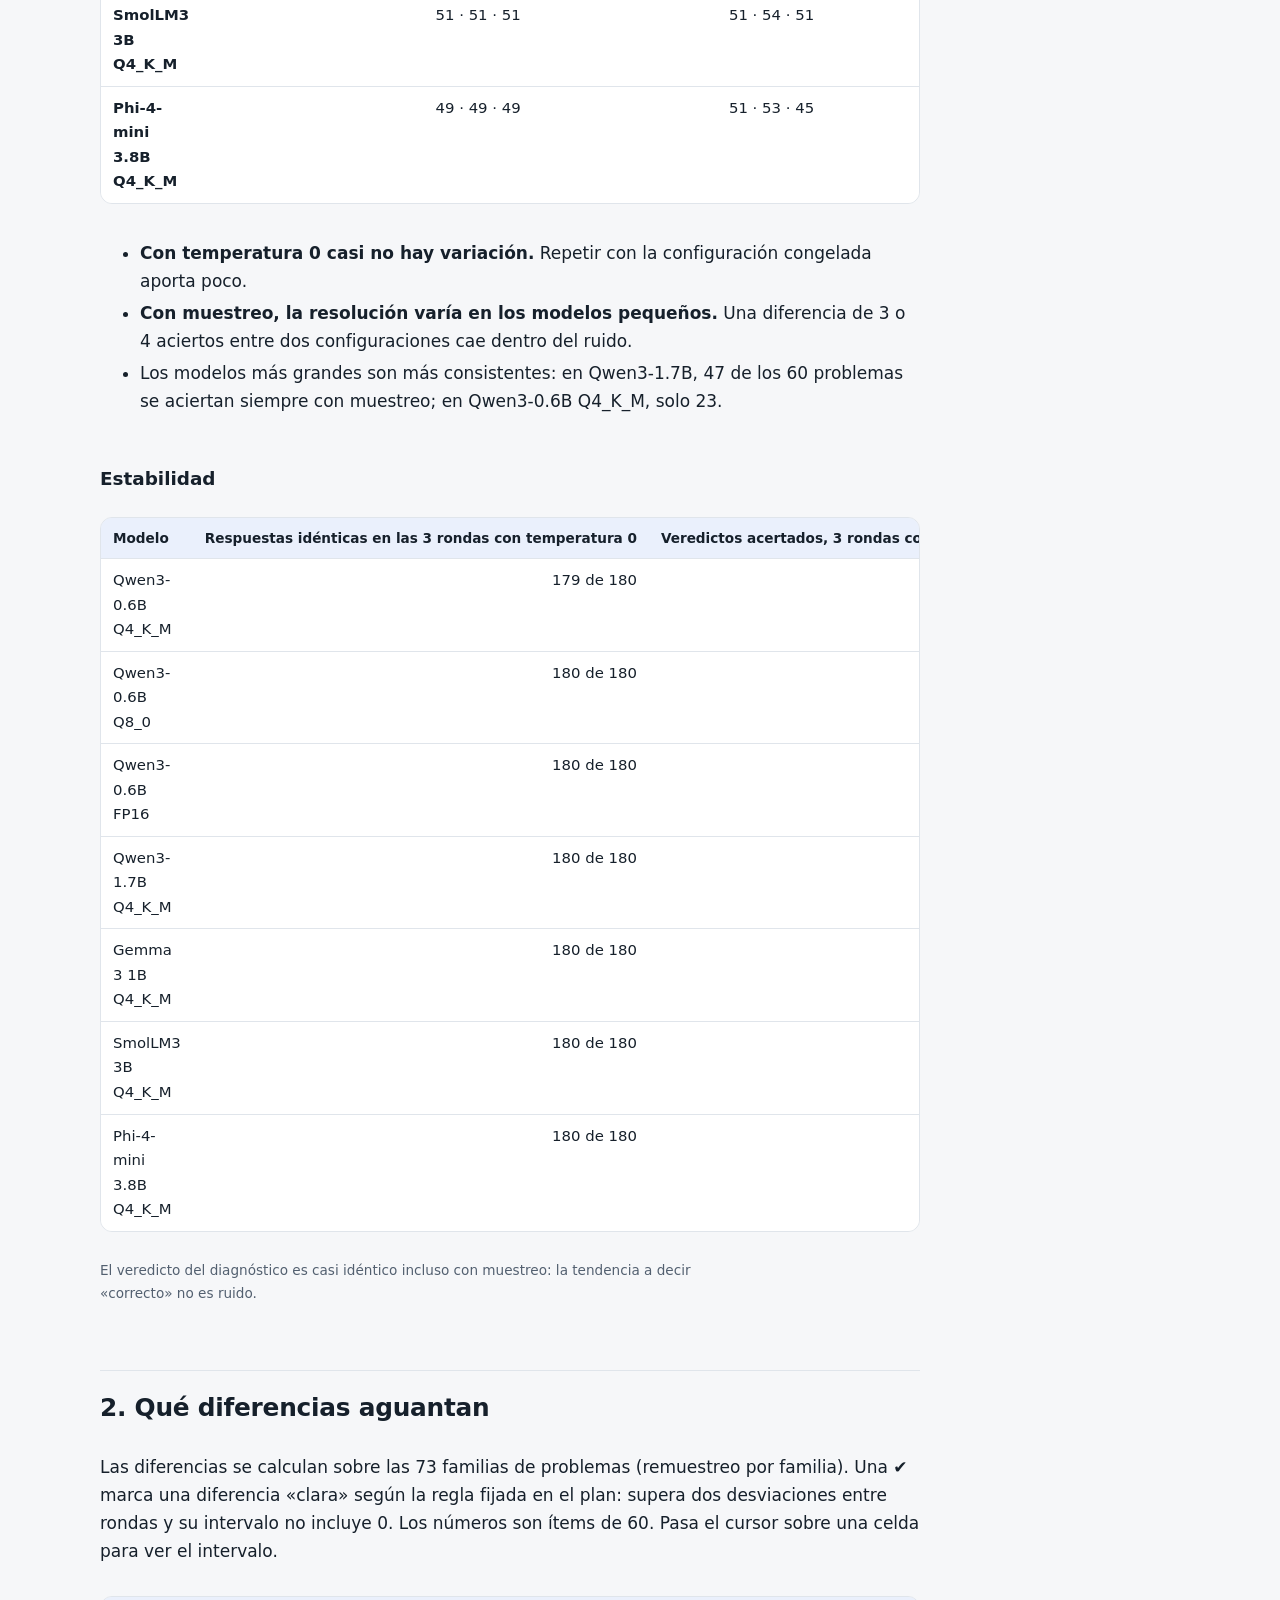
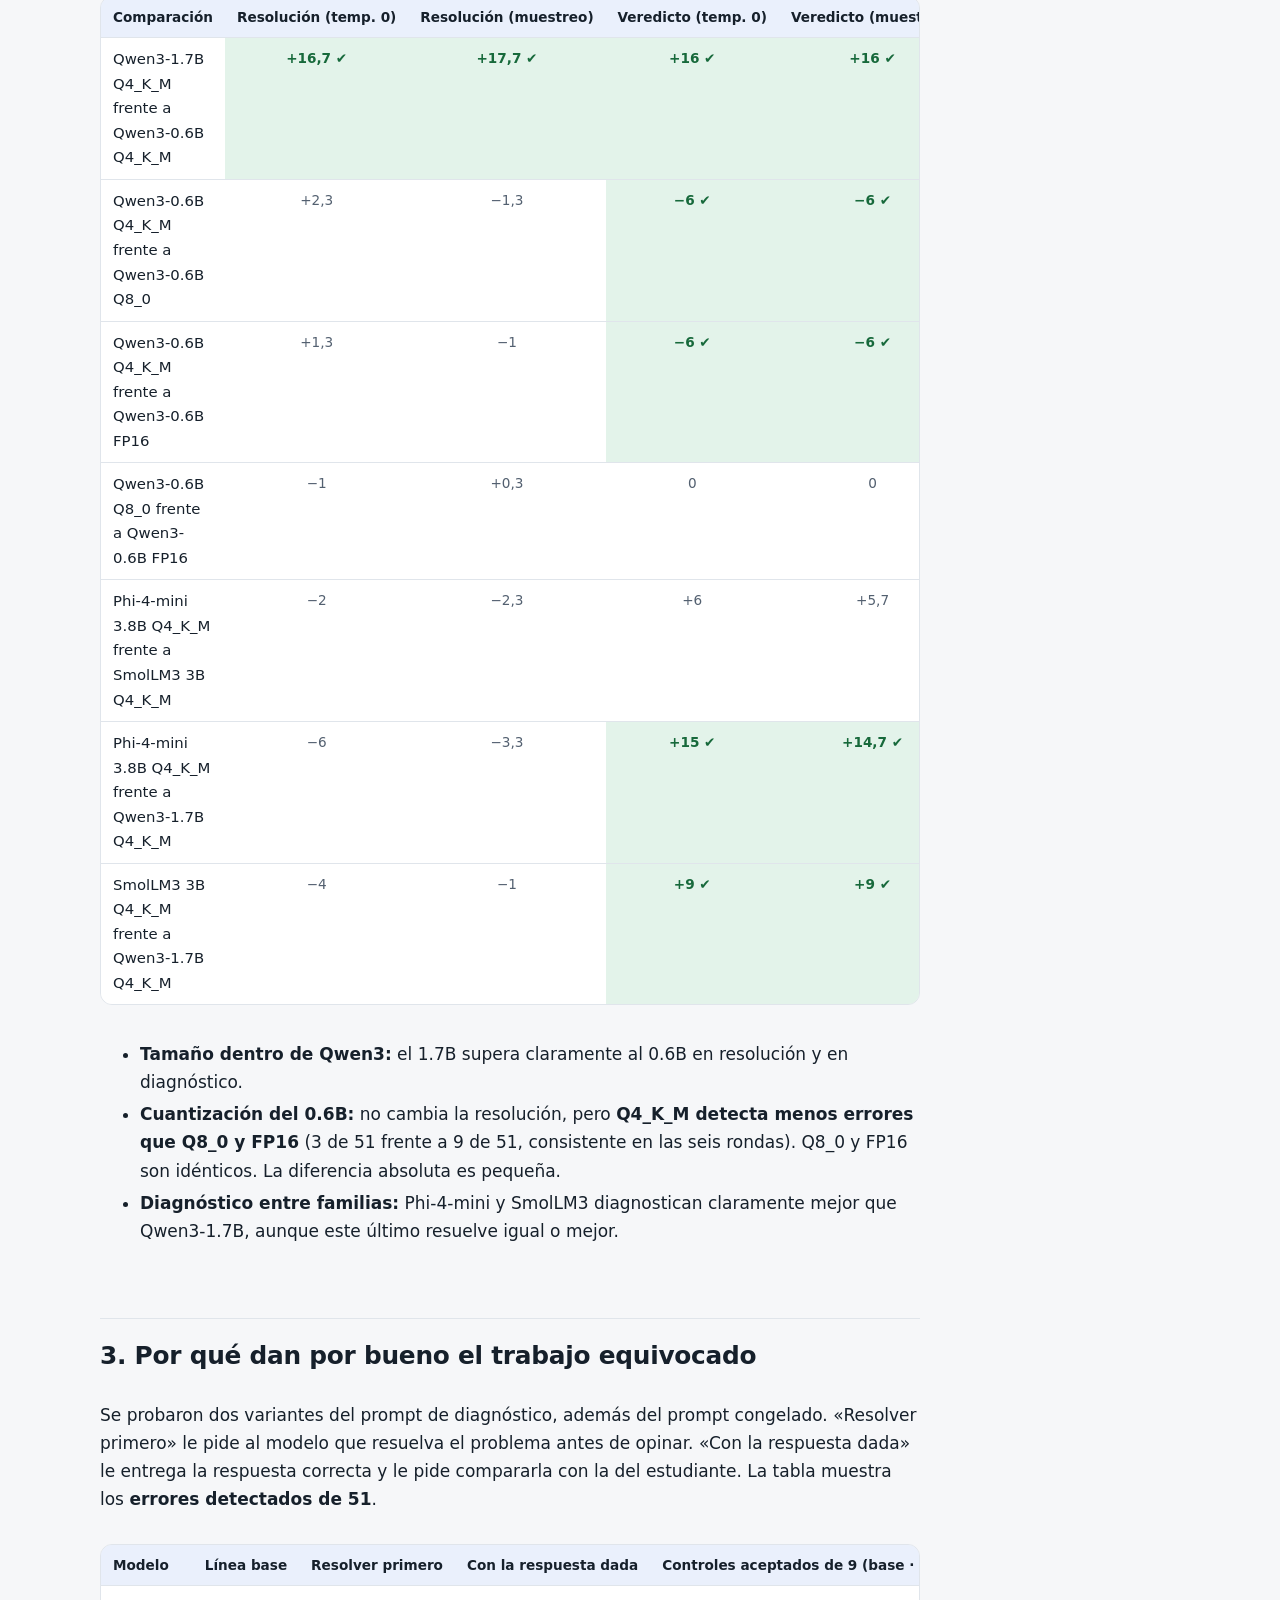
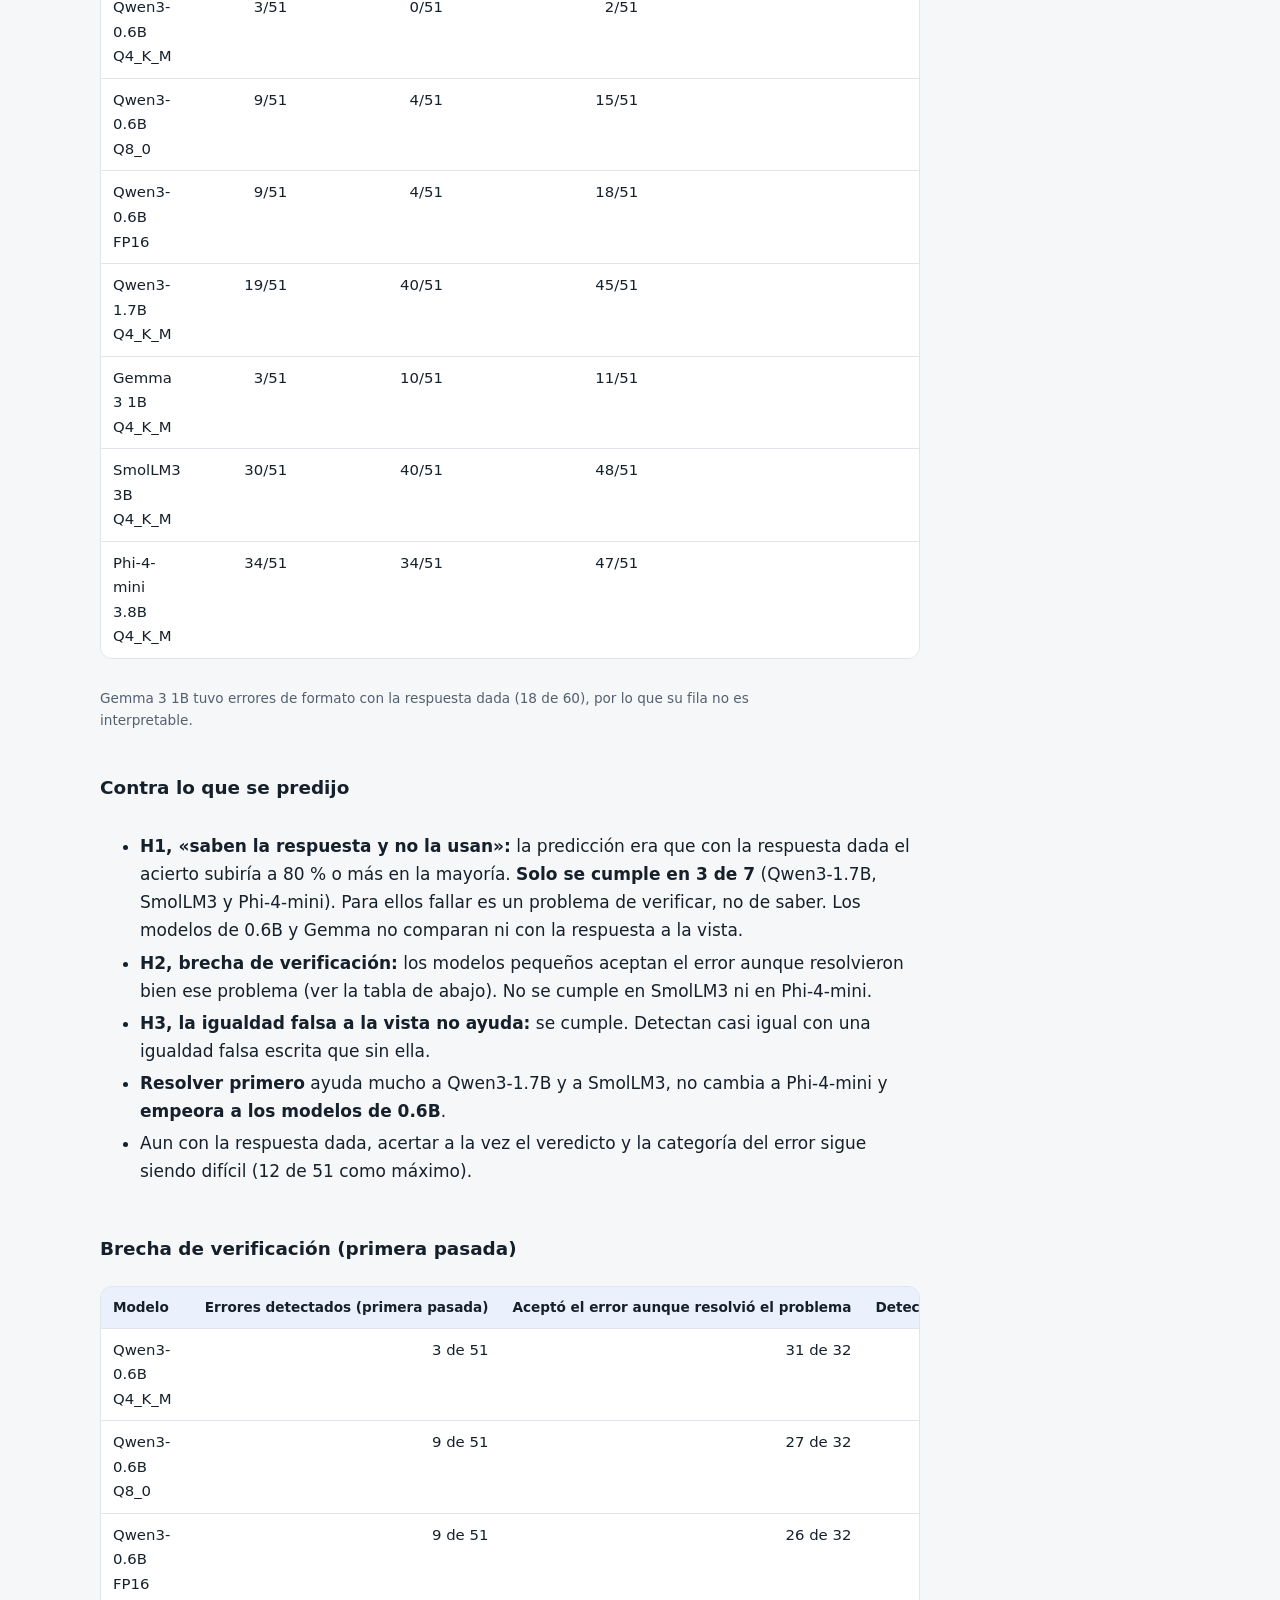
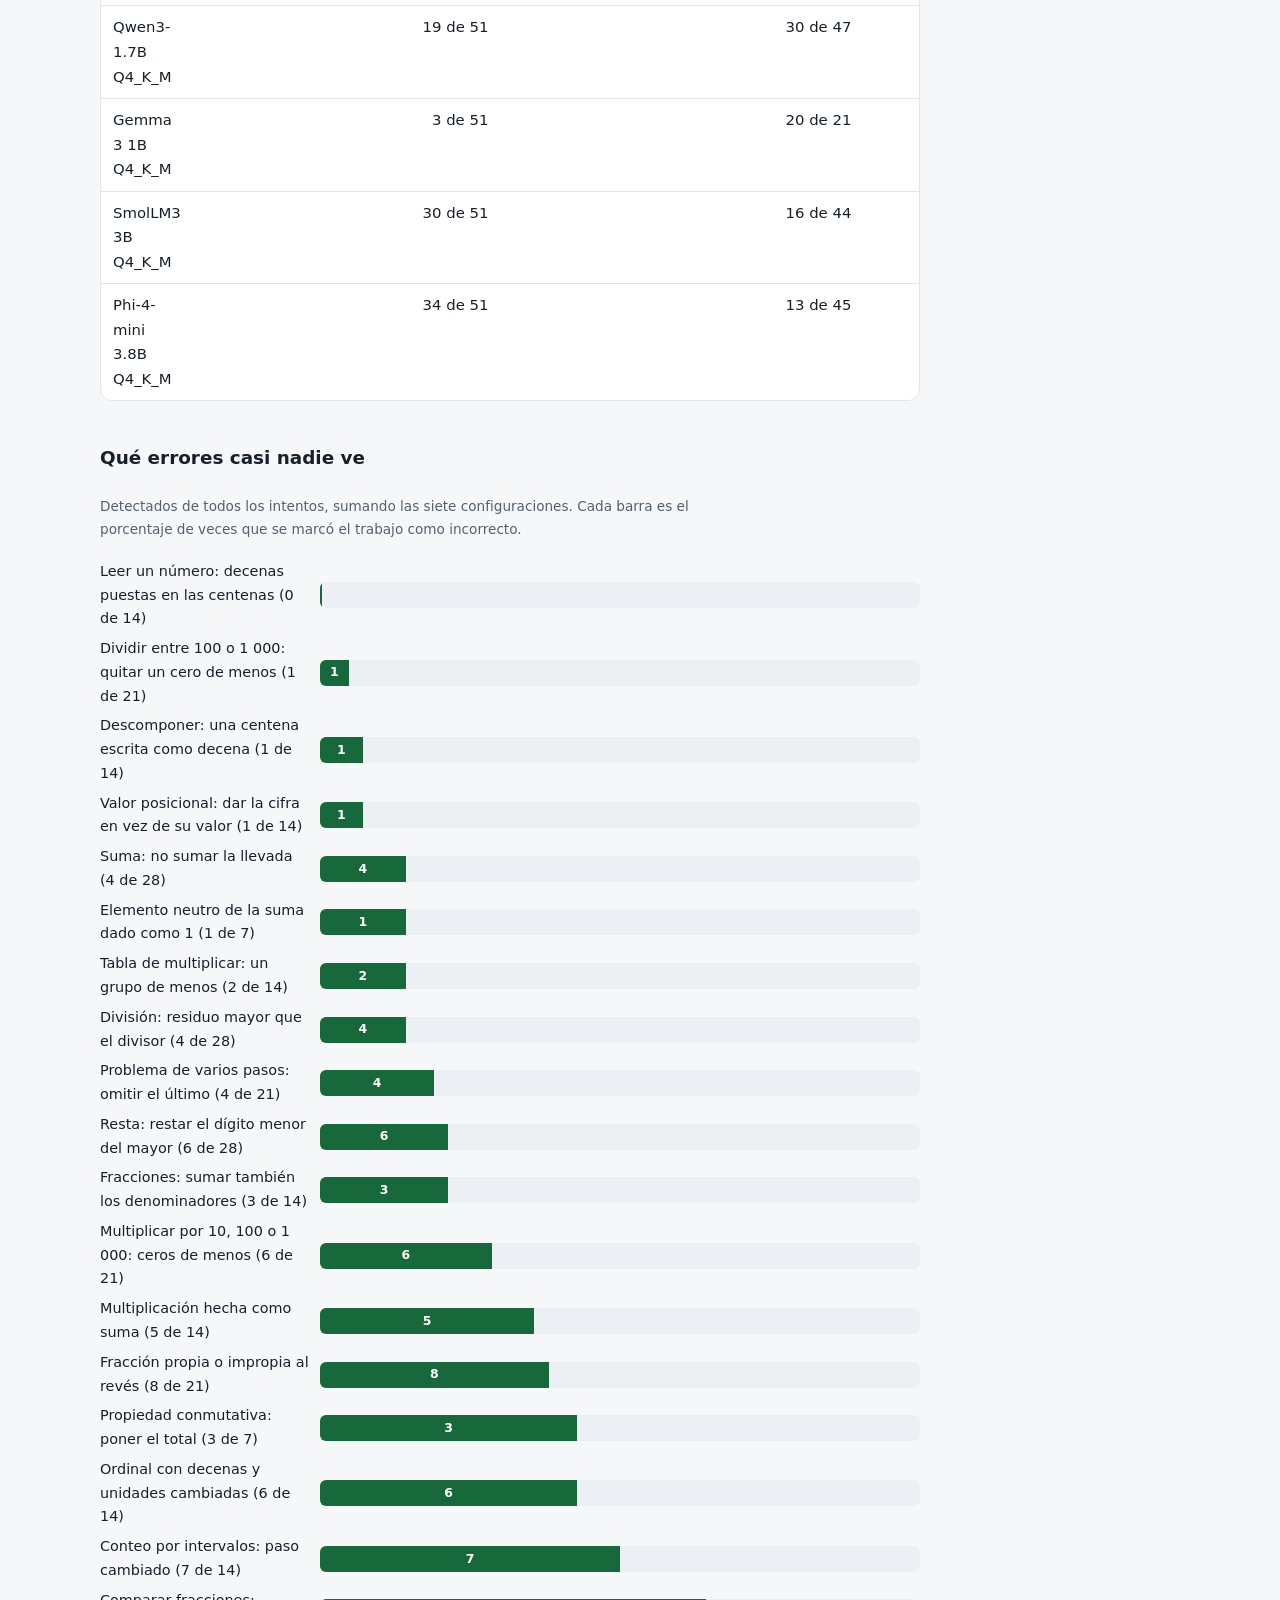
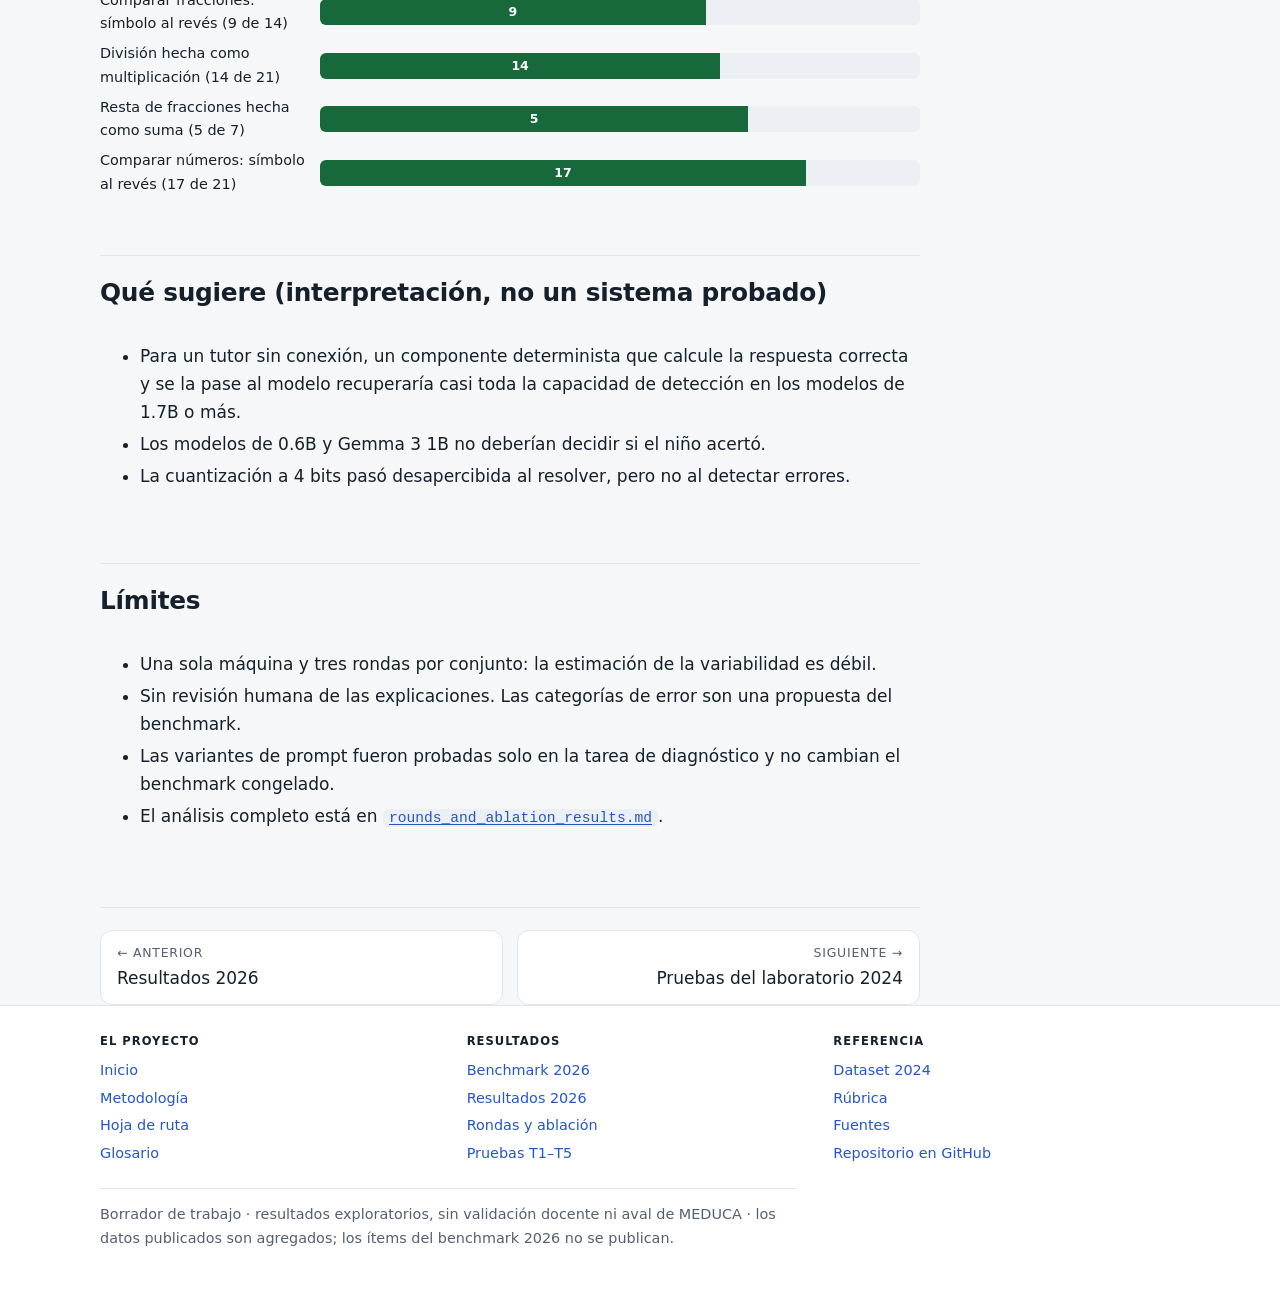
<file: rondas-2026.html>
<!doctype html>
<html lang="es">
<head>
<meta charset="utf-8">
<meta name="viewport" content="width=device-width, initial-scale=1">
<meta name="color-scheme" content="light dark">
<title>Rondas y ablación · Tutoría matemática offline</title>
<meta name="description" content="Variabilidad entre rondas y ablación del diagnóstico: por qué los modelos pequeños dan por bueno el trabajo equivocado de un estudiante.">
<link rel="stylesheet" href="assets/style.css">
<link rel="stylesheet" href="assets/tests.css">
<link rel="stylesheet" href="assets/bench2026.css">
<script>try{var t=localStorage.getItem('theme');if(t)document.documentElement.setAttribute('data-theme',t)}catch(e){}</script>
</head>
<body>
<header class="site">
  <a class="skip" href="#contenido">Saltar al contenido</a>
  <div class="wrap topbar">
    <a class="brand" href="index.html"><span class="mark" aria-hidden="true">∑</span><span>Tutoría matemática offline<small>Investigación AAAI-27 UC · matemática de 3.er grado, Panamá</small></span></a>
    <button class="theme-toggle" type="button" aria-label="Cambiar entre tema claro y oscuro">☾ Oscuro</button>
  </div>
  <nav class="sections" aria-label="Secciones"><div class="wrap"><a href="index.html">Inicio</a><a href="benchmark.html" aria-current="true">Benchmark 2026</a><a href="pruebas.html">Laboratorio 2024</a><a href="metodologia.html">Método y referencias</a></div></nav>
  <nav class="subsections" aria-label="Páginas de la sección"><div class="wrap"><a href="benchmark.html">Qué es</a><a href="resultados-2026.html">Resultados</a><a href="rondas-2026.html" aria-current="page">Rondas y ablación</a></div></nav>
</header>

<main class="wrap" id="contenido">
  <h1>Rondas repetidas y ablación del diagnóstico</h1>
  <p class="lead">Dos preguntas sobre los resultados de <a href="resultados-2026.html">Resultados 2026</a>: ¿cuánto varía un resultado de una ronda a otra? y ¿por qué los modelos pequeños dan por bueno un trabajo equivocado?</p>
  <div class="tldr" aria-label="En breve"><div><div class="h">Qué es</div><p>Seis rondas repetidas de las siete configuraciones y una ablación del prompt de diagnóstico.</p></div><div><div class="h">Qué encontramos</div><p>Con temperatura 0 casi no hay variación; con muestreo, diferencias de 3 o 4 aciertos son ruido. Q4_K_M del 0.6B detecta menos errores (3 de 51 frente a 9) aunque resuelve igual.</p></div><div><div class="h">Cuánto confiar</div><p>Exploratorio: una sola máquina y tres rondas por conjunto. El plan se escribió antes de ver los datos.</p></div></div>
  <div class="banner"><strong>Resultados exploratorios, no evidencia científica.</strong> Una sola máquina, sin revisión humana de las explicaciones ni revisión docente. El plan, con las hipótesis y las reglas para comparar, se escribió <strong>antes</strong> de ver estos datos: <a href="https://github.com/Carlos09Or/Math_Project_LLM/blob/main/benchmark2026/docs/rounds_and_ablation_plan.md"><code>rounds_and_ablation_plan.md</code></a>. Las variantes de prompt son exploratorias y no sustituyen al benchmark congelado. Las comparaciones entre familias de modelos no son causales.</div>

  <h2>1. Cuánto varía entre rondas</h2>
  <p>Cada configuración se corrió tres veces con la configuración congelada (temperatura 0) y tres con muestreo (temperatura 0.7). Las siete configuraciones se intercalaron en cada ronda, en orden aleatorio, vaciando la GPU antes de cada modelo.</p>
  <div id="r-rounds"></div>
  <ul>
    <li><strong>Con temperatura 0 casi no hay variación.</strong> Repetir con la configuración congelada aporta poco.</li>
    <li><strong>Con muestreo, la resolución varía en los modelos pequeños.</strong> Una diferencia de 3 o 4 aciertos entre dos configuraciones cae dentro del ruido.</li>
    <li>Los modelos más grandes son más consistentes: en Qwen3-1.7B, 47 de los 60 problemas se aciertan siempre con muestreo; en Qwen3-0.6B Q4_K_M, solo 23.</li>
  </ul>
  <h3>Estabilidad</h3>
  <div id="r-stability"></div>
  <p class="small">El veredicto del diagnóstico es casi idéntico incluso con muestreo: la tendencia a decir «correcto» no es ruido.</p>

  <h2>2. Qué diferencias aguantan</h2>
  <p>Las diferencias se calculan sobre las 73 familias de problemas (remuestreo por familia). Una ✔ marca una diferencia «clara» según la regla fijada en el plan: supera dos desviaciones entre rondas y su intervalo no incluye 0. Los números son ítems de 60. Pasa el cursor sobre una celda para ver el intervalo.</p>
  <div id="r-compare"></div>
  <ul>
    <li><strong>Tamaño dentro de Qwen3:</strong> el 1.7B supera claramente al 0.6B en resolución y en diagnóstico.</li>
    <li><strong>Cuantización del 0.6B:</strong> no cambia la resolución, pero <strong>Q4_K_M detecta menos errores que Q8_0 y FP16</strong> (3 de 51 frente a 9 de 51, consistente en las seis rondas). Q8_0 y FP16 son idénticos. La diferencia absoluta es pequeña.</li>
    <li><strong>Diagnóstico entre familias:</strong> Phi-4-mini y SmolLM3 diagnostican claramente mejor que Qwen3-1.7B, aunque este último resuelve igual o mejor.</li>
  </ul>

  <h2>3. Por qué dan por bueno el trabajo equivocado</h2>
  <p>Se probaron dos variantes del prompt de diagnóstico, además del prompt congelado. «Resolver primero» le pide al modelo que resuelva el problema antes de opinar. «Con la respuesta dada» le entrega la respuesta correcta y le pide compararla con la del estudiante. La tabla muestra los <strong>errores detectados de 51</strong>.</p>
  <div id="r-ablation"></div>
  <p class="small">Gemma 3 1B tuvo errores de formato con la respuesta dada (18 de 60), por lo que su fila no es interpretable.</p>
  <h3>Contra lo que se predijo</h3>
  <ul>
    <li><strong>H1, «saben la respuesta y no la usan»:</strong> la predicción era que con la respuesta dada el acierto subiría a 80 % o más en la mayoría. <strong>Solo se cumple en 3 de 7</strong> (Qwen3-1.7B, SmolLM3 y Phi-4-mini). Para ellos fallar es un problema de verificar, no de saber. Los modelos de 0.6B y Gemma no comparan ni con la respuesta a la vista.</li>
    <li><strong>H2, brecha de verificación:</strong> los modelos pequeños aceptan el error aunque resolvieron bien ese problema (ver la tabla de abajo). No se cumple en SmolLM3 ni en Phi-4-mini.</li>
    <li><strong>H3, la igualdad falsa a la vista no ayuda:</strong> se cumple. Detectan casi igual con una igualdad falsa escrita que sin ella.</li>
    <li><strong>Resolver primero</strong> ayuda mucho a Qwen3-1.7B y a SmolLM3, no cambia a Phi-4-mini y <strong>empeora a los modelos de 0.6B</strong>.</li>
    <li>Aun con la respuesta dada, acertar a la vez el veredicto y la categoría del error sigue siendo difícil (12 de 51 como máximo).</li>
  </ul>
  <h3>Brecha de verificación (primera pasada)</h3>
  <div id="r-gap"></div>
  <h3>Qué errores casi nadie ve</h3>
  <p class="small">Detectados de todos los intentos, sumando las siete configuraciones. Cada barra es el porcentaje de veces que se marcó el trabajo como incorrecto.</p>
  <div id="r-subtypes"></div>

  <h2>Qué sugiere (interpretación, no un sistema probado)</h2>
  <ul>
    <li>Para un tutor sin conexión, un componente determinista que calcule la respuesta correcta y se la pase al modelo recuperaría casi toda la capacidad de detección en los modelos de 1.7B o más.</li>
    <li>Los modelos de 0.6B y Gemma 3 1B no deberían decidir si el niño acertó.</li>
    <li>La cuantización a 4 bits pasó desapercibida al resolver, pero no al detectar errores.</li>
  </ul>

  <h2>Límites</h2>
  <ul>
    <li>Una sola máquina y tres rondas por conjunto: la estimación de la variabilidad es débil.</li>
    <li>Sin revisión humana de las explicaciones. Las categorías de error son una propuesta del benchmark.</li>
    <li>Las variantes de prompt fueron probadas solo en la tarea de diagnóstico y no cambian el benchmark congelado.</li>
    <li>El análisis completo está en <a href="https://github.com/Carlos09Or/Math_Project_LLM/blob/main/benchmark2026/docs/rounds_and_ablation_results.md"><code>rounds_and_ablation_results.md</code></a>.</li>
  </ul>
</main>

<footer class="site"><div class="wrap">
  <div class="cols">
    <div><div class="h">El proyecto</div><a href="index.html">Inicio</a><a href="metodologia.html">Metodología</a><a href="hoja-de-ruta.html">Hoja de ruta</a><a href="glosario.html">Glosario</a></div>
    <div><div class="h">Resultados</div><a href="benchmark.html">Benchmark 2026</a><a href="resultados-2026.html">Resultados 2026</a><a href="rondas-2026.html">Rondas y ablación</a><a href="pruebas.html">Pruebas T1–T5</a></div>
    <div><div class="h">Referencia</div><a href="dataset.html">Dataset 2024</a><a href="rubrica.html">Rúbrica</a><a href="fuentes.html">Fuentes</a><a href="https://github.com/Carlos09Or/Math_Project_LLM">Repositorio en GitHub</a></div>
  </div>
  <p class="legal">Borrador de trabajo · resultados exploratorios, sin validación docente ni aval de MEDUCA · los datos publicados son agregados; los ítems del benchmark 2026 no se publican.</p>
</div></footer>
<script src="assets/data/benchmark2026.js"></script>
<script src="assets/rondas2026.js"></script>
<script src="assets/shell.js"></script>
</body>
</html>
</file>
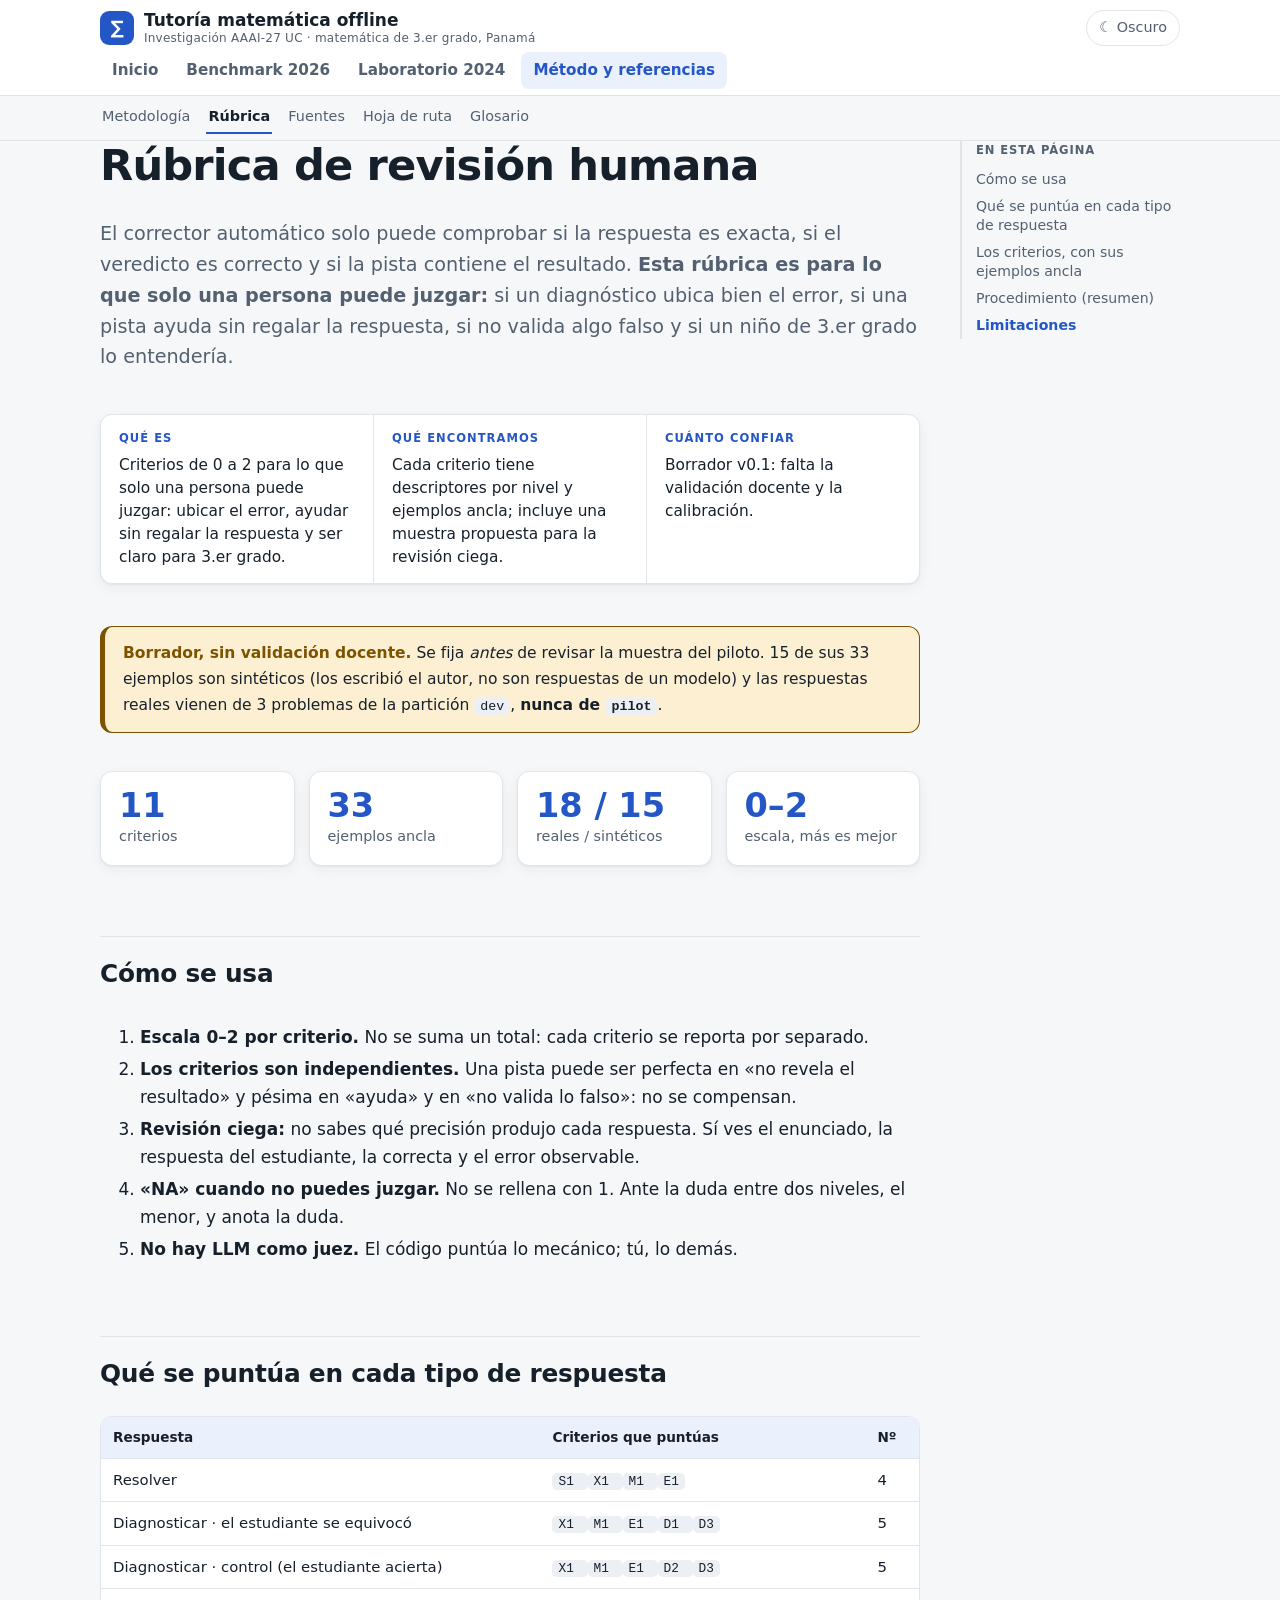
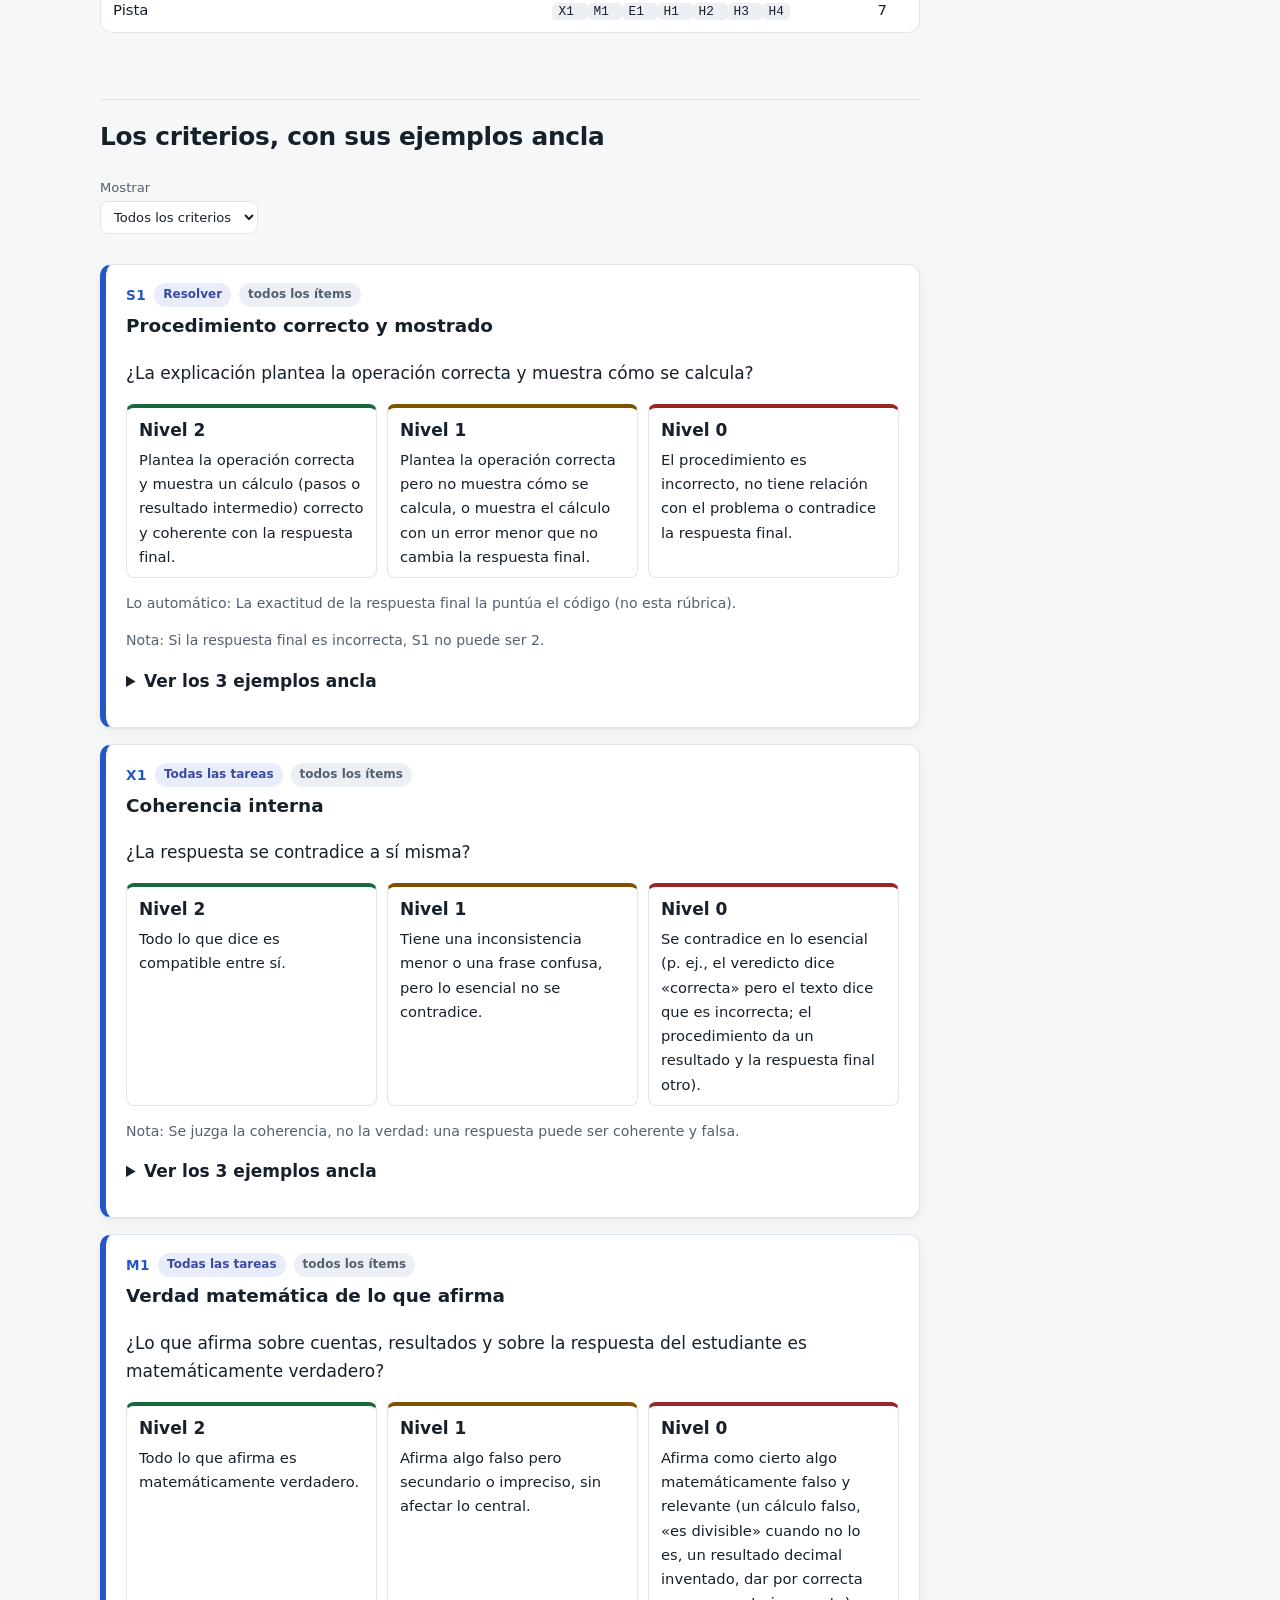
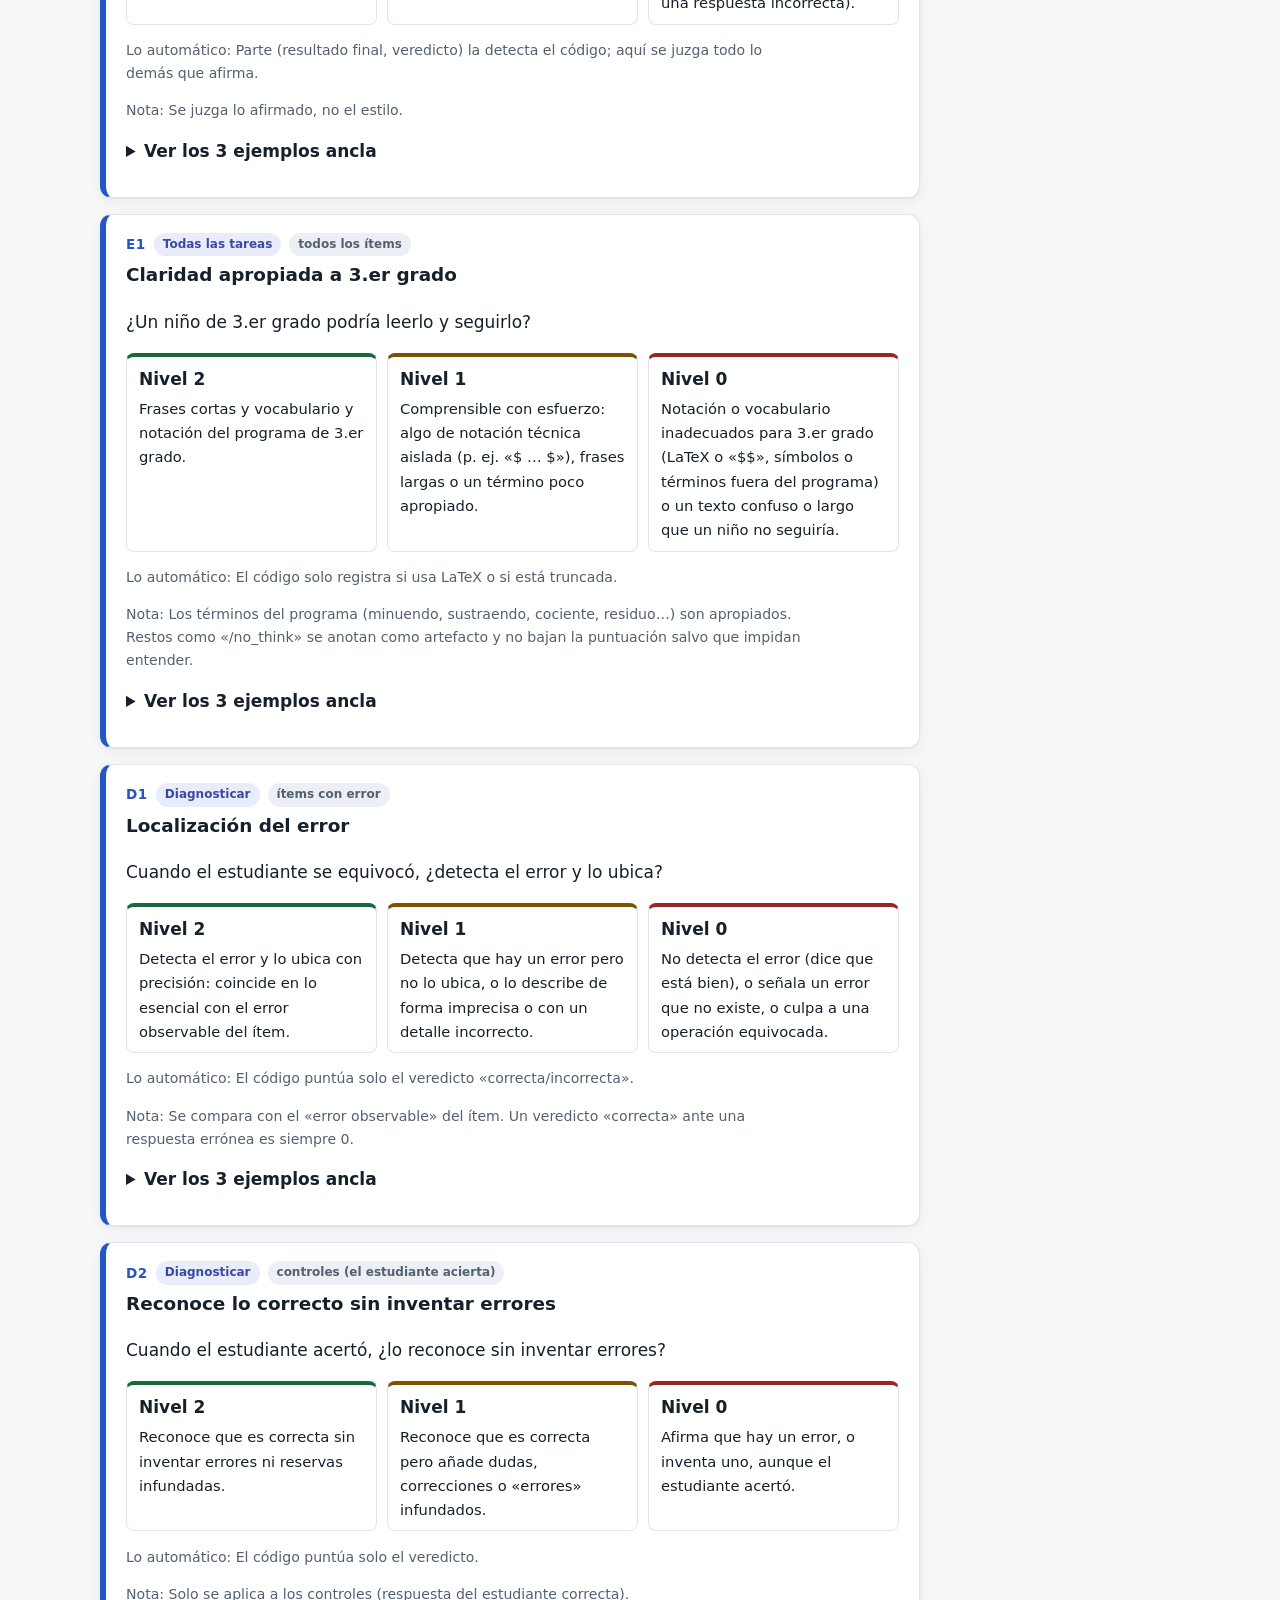
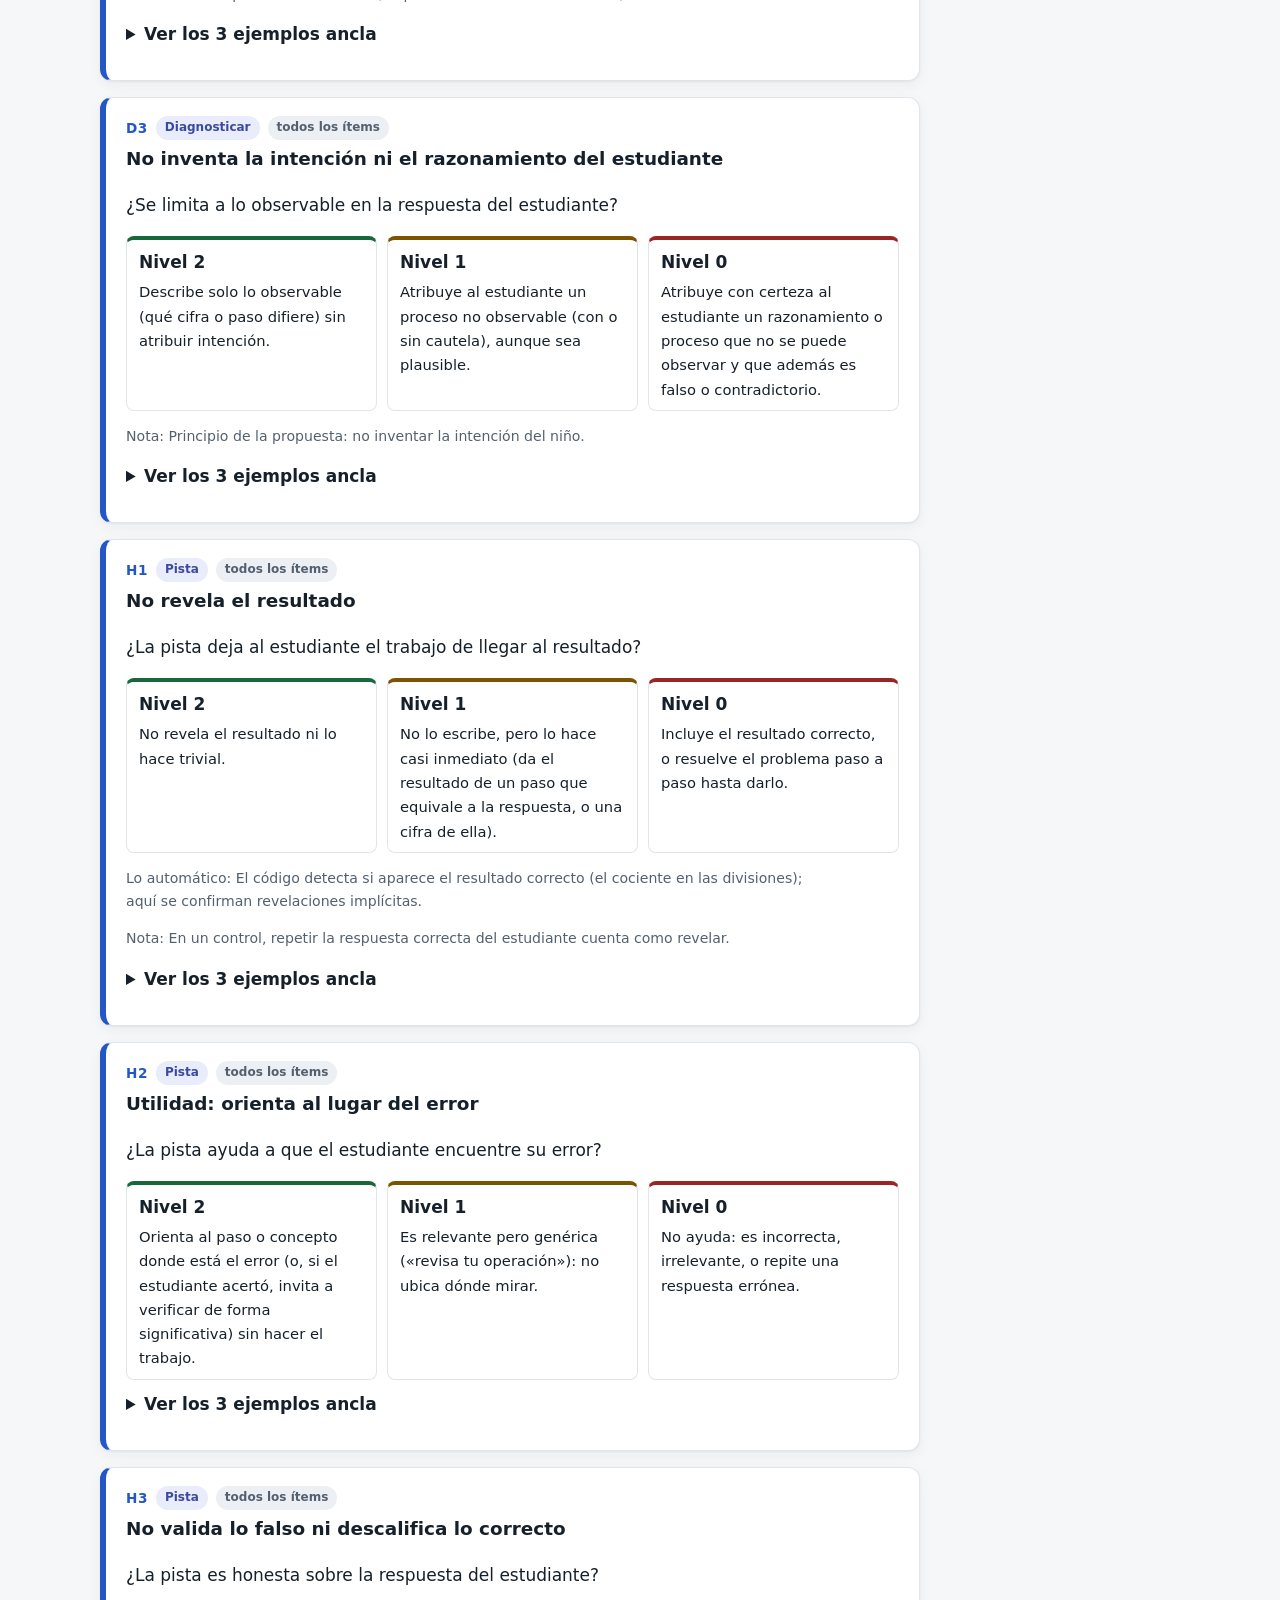
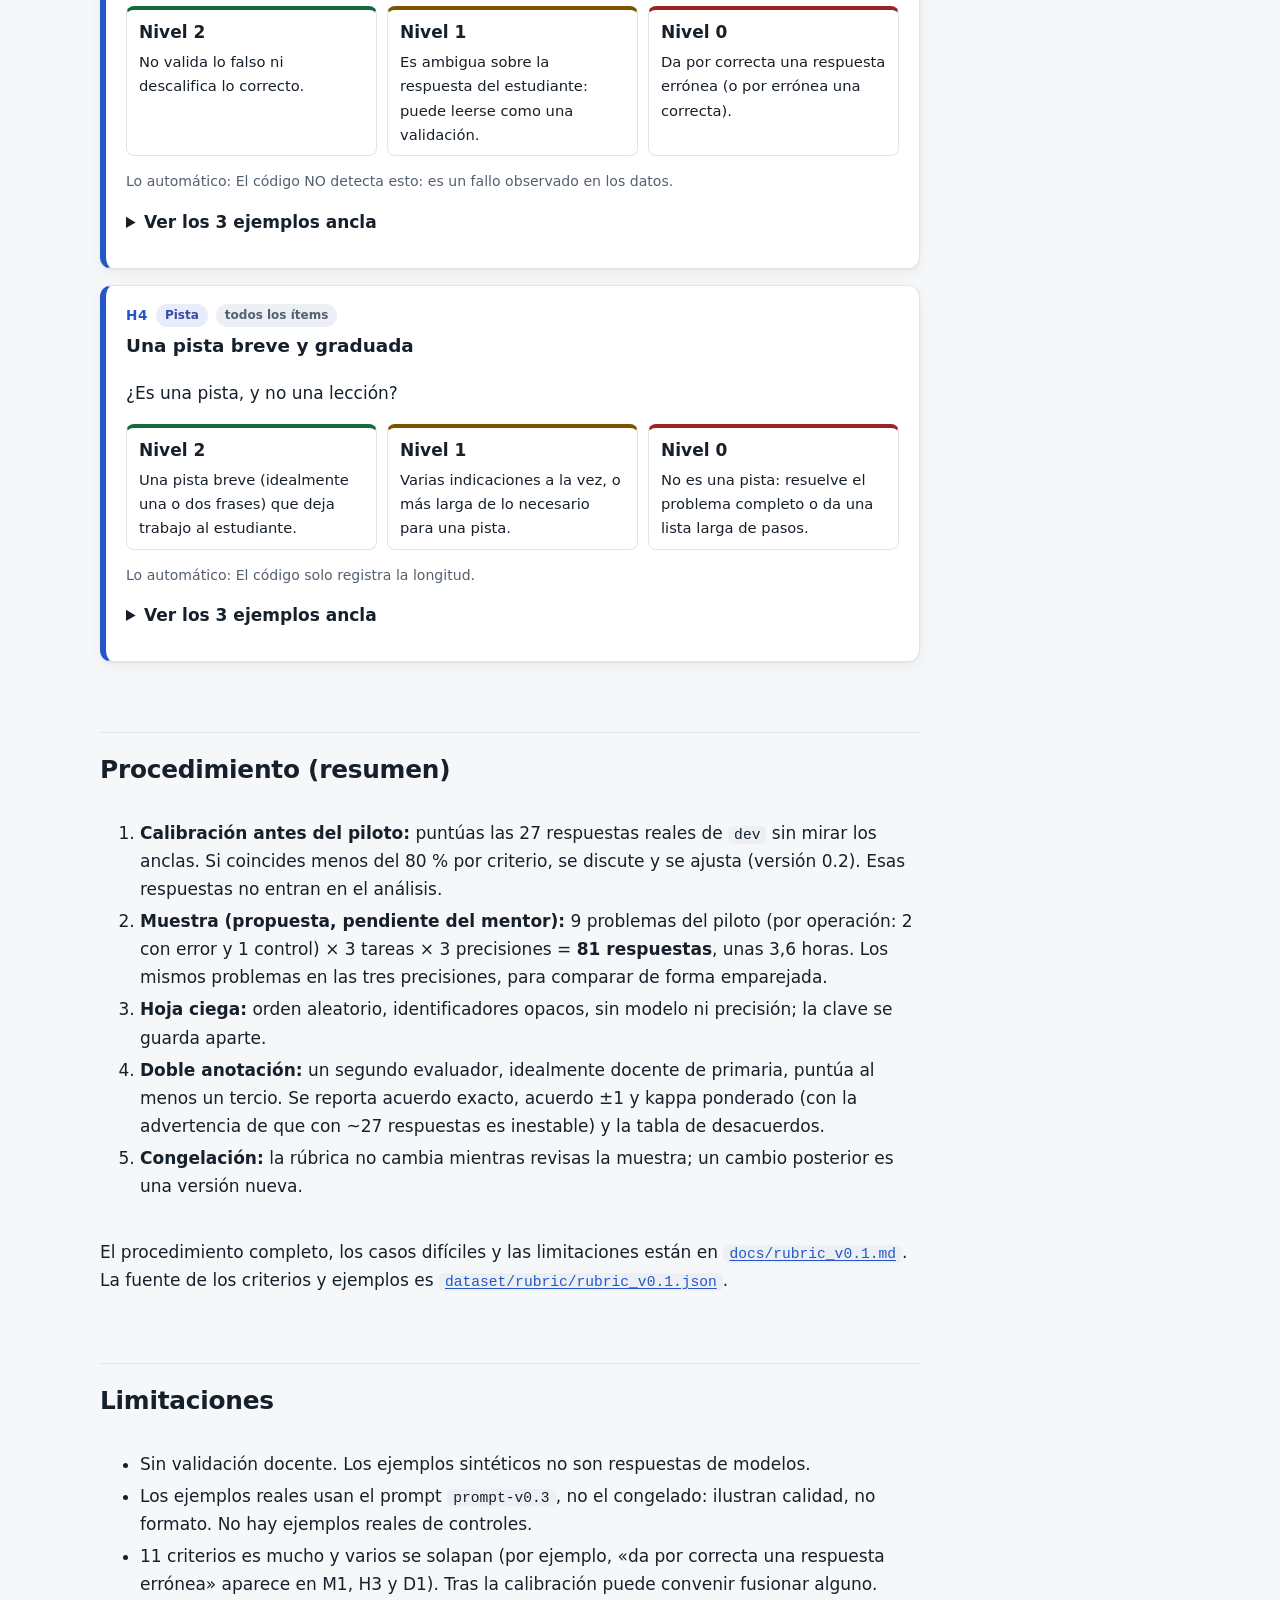
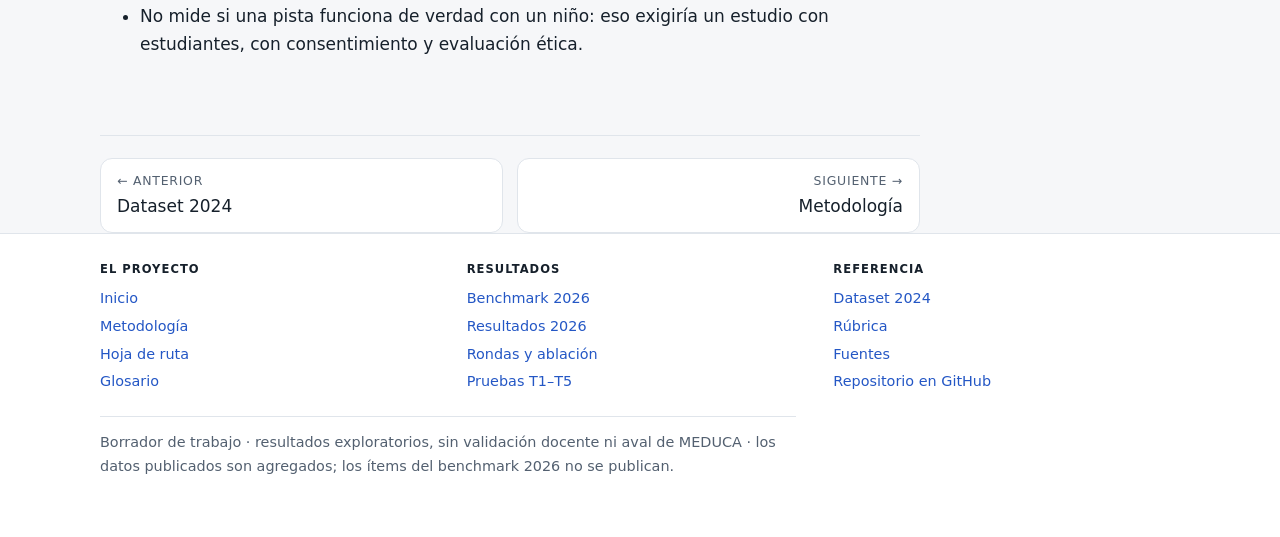
<file: rubrica.html>
<!doctype html>
<html lang="es">
<head>
<meta charset="utf-8">
<meta name="viewport" content="width=device-width, initial-scale=1">
<meta name="color-scheme" content="light dark">
<title>Rúbrica · Tutoría matemática offline</title>
<meta name="description" content="Rúbrica de revisión humana (borrador): criterios 0–2 con ejemplos ancla reales del modelo y el procedimiento de revisión ciega.">
<link rel="stylesheet" href="assets/style.css">
<link rel="stylesheet" href="assets/tests.css">
<script>try{var t=localStorage.getItem('theme');if(t)document.documentElement.setAttribute('data-theme',t)}catch(e){}</script>
</head>
<body>
<header class="site">
  <a class="skip" href="#contenido">Saltar al contenido</a>
  <div class="wrap topbar">
    <a class="brand" href="index.html"><span class="mark" aria-hidden="true">∑</span><span>Tutoría matemática offline<small>Investigación AAAI-27 UC · matemática de 3.er grado, Panamá</small></span></a>
    <button class="theme-toggle" type="button" aria-label="Cambiar entre tema claro y oscuro">☾ Oscuro</button>
  </div>
  <nav class="sections" aria-label="Secciones"><div class="wrap"><a href="index.html">Inicio</a><a href="benchmark.html">Benchmark 2026</a><a href="pruebas.html">Laboratorio 2024</a><a href="metodologia.html" aria-current="true">Método y referencias</a></div></nav>
  <nav class="subsections" aria-label="Páginas de la sección"><div class="wrap"><a href="metodologia.html">Metodología</a><a href="rubrica.html" aria-current="page">Rúbrica</a><a href="fuentes.html">Fuentes</a><a href="hoja-de-ruta.html">Hoja de ruta</a><a href="glosario.html">Glosario</a></div></nav>
</header>

<main class="wrap" id="contenido">
  <h1>Rúbrica de revisión humana</h1>
  <p class="lead">El corrector automático solo puede comprobar si la respuesta es exacta, si el veredicto es correcto y si la pista contiene el resultado. <strong>Esta rúbrica es para lo que solo una persona puede juzgar:</strong> si un diagnóstico ubica bien el error, si una pista ayuda sin regalar la respuesta, si no valida algo falso y si un niño de 3.er grado lo entendería.</p>
  <div class="tldr" aria-label="En breve"><div><div class="h">Qué es</div><p>Criterios de 0 a 2 para lo que solo una persona puede juzgar: ubicar el error, ayudar sin regalar la respuesta y ser claro para 3.er grado.</p></div><div><div class="h">Qué encontramos</div><p>Cada criterio tiene descriptores por nivel y ejemplos ancla; incluye una muestra propuesta para la revisión ciega.</p></div><div><div class="h">Cuánto confiar</div><p>Borrador v0.1: falta la validación docente y la calibración.</p></div></div>
  <div class="banner"><strong>Borrador, sin validación docente.</strong> Se fija <em>antes</em> de revisar la muestra del piloto. 15 de sus 33 ejemplos son sintéticos (los escribió el autor, no son respuestas de un modelo) y las respuestas reales vienen de 3 problemas de la partición <code>dev</code>, <strong>nunca de <code>pilot</code></strong>.</div>

  <div class="grid" id="rb-kpis"></div>

  <h2>Cómo se usa</h2>
  <ol>
    <li><strong>Escala 0–2 por criterio.</strong> No se suma un total: cada criterio se reporta por separado.</li>
    <li><strong>Los criterios son independientes.</strong> Una pista puede ser perfecta en «no revela el resultado» y pésima en «ayuda» y en «no valida lo falso»: no se compensan.</li>
    <li><strong>Revisión ciega:</strong> no sabes qué precisión produjo cada respuesta. Sí ves el enunciado, la respuesta del estudiante, la correcta y el error observable.</li>
    <li><strong>«NA» cuando no puedes juzgar.</strong> No se rellena con 1. Ante la duda entre dos niveles, el menor, y anota la duda.</li>
    <li><strong>No hay LLM como juez.</strong> El código puntúa lo mecánico; tú, lo demás.</li>
  </ol>

  <h2>Qué se puntúa en cada tipo de respuesta</h2>
  <div class="table-wrap"><table id="rb-tasks"><thead><tr><th>Respuesta</th><th>Criterios que puntúas</th><th>Nº</th></tr></thead></table></div>

  <h2>Los criterios, con sus ejemplos ancla</h2>
  <div class="filters"><label>Mostrar<select id="rb-filter"></select></label></div>
  <div class="tests" id="rb-criteria"></div>

  <h2>Procedimiento (resumen)</h2>
  <ol>
    <li><strong>Calibración antes del piloto:</strong> puntúas las 27 respuestas reales de <code>dev</code> sin mirar los anclas. Si coincides menos del 80 % por criterio, se discute y se ajusta (versión 0.2). Esas respuestas no entran en el análisis.</li>
    <li><strong>Muestra (propuesta, pendiente del mentor):</strong> 9 problemas del piloto (por operación: 2 con error y 1 control) × 3 tareas × 3 precisiones = <strong>81 respuestas</strong>, unas 3,6 horas. Los mismos problemas en las tres precisiones, para comparar de forma emparejada.</li>
    <li><strong>Hoja ciega:</strong> orden aleatorio, identificadores opacos, sin modelo ni precisión; la clave se guarda aparte.</li>
    <li><strong>Doble anotación:</strong> un segundo evaluador, idealmente docente de primaria, puntúa al menos un tercio. Se reporta acuerdo exacto, acuerdo ±1 y kappa ponderado (con la advertencia de que con ~27 respuestas es inestable) y la tabla de desacuerdos.</li>
    <li><strong>Congelación:</strong> la rúbrica no cambia mientras revisas la muestra; un cambio posterior es una versión nueva.</li>
  </ol>
  <p>El procedimiento completo, los casos difíciles y las limitaciones están en <a href="https://github.com/Carlos09Or/Math_Project_LLM/blob/main/docs/rubric_v0.1.md"><code>docs/rubric_v0.1.md</code></a>. La fuente de los criterios y ejemplos es <a href="https://github.com/Carlos09Or/Math_Project_LLM/blob/main/dataset/rubric/rubric_v0.1.json"><code>dataset/rubric/rubric_v0.1.json</code></a>.</p>

  <h2>Limitaciones</h2>
  <ul>
    <li>Sin validación docente. Los ejemplos sintéticos no son respuestas de modelos.</li>
    <li>Los ejemplos reales usan el prompt <code>prompt-v0.3</code>, no el congelado: ilustran calidad, no formato. No hay ejemplos reales de controles.</li>
    <li>11 criterios es mucho y varios se solapan (por ejemplo, «da por correcta una respuesta errónea» aparece en M1, H3 y D1). Tras la calibración puede convenir fusionar alguno.</li>
    <li>No mide si una pista funciona de verdad con un niño: eso exigiría un estudio con estudiantes, con consentimiento y evaluación ética.</li>
  </ul>
</main>

<footer class="site"><div class="wrap">
  <div class="cols">
    <div><div class="h">El proyecto</div><a href="index.html">Inicio</a><a href="metodologia.html">Metodología</a><a href="hoja-de-ruta.html">Hoja de ruta</a><a href="glosario.html">Glosario</a></div>
    <div><div class="h">Resultados</div><a href="benchmark.html">Benchmark 2026</a><a href="resultados-2026.html">Resultados 2026</a><a href="rondas-2026.html">Rondas y ablación</a><a href="pruebas.html">Pruebas T1–T5</a></div>
    <div><div class="h">Referencia</div><a href="dataset.html">Dataset 2024</a><a href="rubrica.html">Rúbrica</a><a href="fuentes.html">Fuentes</a><a href="https://github.com/Carlos09Or/Math_Project_LLM">Repositorio en GitHub</a></div>
  </div>
  <p class="legal">Borrador de trabajo · resultados exploratorios, sin validación docente ni aval de MEDUCA · los datos publicados son agregados; los ítems del benchmark 2026 no se publican.</p>
</div></footer>
<script src="assets/data/project_rubric.js"></script>
<script src="assets/app.js"></script>
<script src="assets/rubric.js"></script>
<script src="assets/shell.js"></script>
</body>
</html>
</file>
<file: assets/style.css>
/* Sistema visual del sitio. Todos los colores son variables; el modo oscuro sigue al sistema o al botón del encabezado. */
:root {
  --bg: #f6f7f9; --surface: #ffffff; --ink: #16202b; --muted: #536070; --line: #e0e5eb;
  --accent: #2457c5; --accent-soft: #eaf0fc; --accent-ink: #ffffff;
  --ok: #17693b; --ok-bg: #e3f3ea; --warn: #7d5300; --warn-bg: #fdf0d2; --bad: #9a2525; --bad-bg: #fbe4e4;
  --info: #3a4aa0; --info-bg: #e9ecfa; --pend: #536070; --pend-bg: #eceff3;
  --radius: 12px; --max: 1120px; --shadow: 0 1px 2px rgba(22,32,43,.05), 0 4px 14px rgba(22,32,43,.05);
  --font: "Inter", system-ui, -apple-system, "Segoe UI", Roboto, "Helvetica Neue", Arial, sans-serif;
}
@media (prefers-color-scheme: dark) {
  :root:not([data-theme="light"]) {
    --bg: #0f1318; --surface: #171c23; --ink: #e8ecf1; --muted: #a3adb9; --line: #2a323b;
    --accent: #8ab4ff; --accent-soft: #1b2640; --accent-ink: #0f1318;
    --ok: #7fd0a1; --ok-bg: #17291f; --warn: #e8c36a; --warn-bg: #2e2515; --bad: #f09a9a; --bad-bg: #321a1a;
    --info: #a5b2f0; --info-bg: #1f243f; --pend: #a3adb9; --pend-bg: #212830;
    --shadow: 0 1px 2px rgba(0,0,0,.3), 0 4px 14px rgba(0,0,0,.25);
  }
}
:root[data-theme="dark"] {
  --bg: #0f1318; --surface: #171c23; --ink: #e8ecf1; --muted: #a3adb9; --line: #2a323b;
  --accent: #8ab4ff; --accent-soft: #1b2640; --accent-ink: #0f1318;
  --ok: #7fd0a1; --ok-bg: #17291f; --warn: #e8c36a; --warn-bg: #2e2515; --bad: #f09a9a; --bad-bg: #321a1a;
  --info: #a5b2f0; --info-bg: #1f243f; --pend: #a3adb9; --pend-bg: #212830;
  --shadow: 0 1px 2px rgba(0,0,0,.3), 0 4px 14px rgba(0,0,0,.25);
}
* { box-sizing: border-box; }
html { scroll-behavior: smooth; scroll-padding-top: 120px; -webkit-text-size-adjust: 100%; }
body { margin: 0; background: var(--bg); color: var(--ink); line-height: 1.65; font-family: var(--font); font-size: 1.0625rem; }
a { color: var(--accent); text-underline-offset: 2px; }
a:hover { text-decoration-thickness: 2px; }
.wrap { max-width: var(--max); margin: 0 auto; padding: 0 20px; }
:focus-visible { outline: 3px solid var(--accent); outline-offset: 2px; border-radius: 4px; }
.skip { position: absolute; left: -999px; top: 8px; background: var(--accent); color: var(--accent-ink); padding: 8px 14px; border-radius: 8px; z-index: 20; }
.skip:focus { left: 12px; }

/* ---------- Encabezado: marca, secciones y subsecciones ---------- */
header.site { background: var(--surface); border-bottom: 1px solid var(--line); position: sticky; top: 0; z-index: 10; }
header.site .topbar { display: flex; align-items: center; justify-content: space-between; gap: 12px; padding-top: 10px; padding-bottom: 6px; }
.brand { display: flex; align-items: center; gap: 10px; text-decoration: none; color: var(--ink); font-weight: 700; line-height: 1.2; }
.brand small { display: block; font-weight: 500; font-size: .75rem; color: var(--muted); letter-spacing: .02em; }
.mark { display: inline-grid; place-items: center; width: 34px; height: 34px; border-radius: 9px; background: var(--accent); color: var(--accent-ink); font-size: 1.15rem; font-weight: 700; }
.theme-toggle { font: inherit; font-size: .9rem; cursor: pointer; color: var(--muted); background: transparent; border: 1px solid var(--line); border-radius: 999px; padding: 5px 12px; }
.theme-toggle:hover { color: var(--accent); border-color: var(--accent); }
nav.sections .wrap { display: flex; gap: 4px; flex-wrap: wrap; padding-bottom: 6px; }
nav.sections a { text-decoration: none; color: var(--muted); font-weight: 600; font-size: .95rem; padding: 6px 12px; border-radius: 8px; }
nav.sections a:hover { background: var(--accent-soft); color: var(--accent); }
nav.sections a[aria-current] { background: var(--accent-soft); color: var(--accent); }
nav.subsections { background: var(--bg); border-top: 1px solid var(--line); }
nav.subsections .wrap { display: flex; gap: 2px 14px; flex-wrap: wrap; padding-top: 6px; padding-bottom: 6px; }
nav.subsections a { text-decoration: none; color: var(--muted); font-size: .9rem; padding: 3px 2px; border-bottom: 2px solid transparent; }
nav.subsections a:hover { color: var(--accent); }
nav.subsections a[aria-current="page"] { color: var(--ink); font-weight: 600; border-bottom-color: var(--accent); }

/* ---------- Estructura de la página ---------- */
main { padding: 32px 0 64px; }
main.has-toc { display: grid; grid-template-columns: minmax(0, 1fr); gap: 0 40px; }
main.has-toc > .toc { display: none; }
@media (min-width: 1120px) {
  main.has-toc { grid-template-columns: minmax(0, 1fr) 220px; }
  main.has-toc > .toc { display: block; grid-column: 2; grid-row: 1 / span 400; align-self: start; position: sticky; top: 140px; }
  main.has-toc > :not(.toc) { grid-column: 1; }
}
.toc { font-size: .88rem; border-left: 2px solid var(--line); padding-left: 14px; }
.toc strong { display: block; color: var(--muted); font-size: .72rem; letter-spacing: .08em; text-transform: uppercase; margin-bottom: 6px; }
.toc a { display: block; padding: 4px 0; color: var(--muted); text-decoration: none; line-height: 1.35; }
.toc a:hover { color: var(--accent); }
.toc a.on { color: var(--accent); font-weight: 600; }
h1 { font-size: clamp(1.9rem, 4.2vw, 2.7rem); line-height: 1.15; letter-spacing: -.02em; margin: 0 0 10px; font-weight: 750; }
h2 { font-size: 1.55rem; line-height: 1.25; letter-spacing: -.01em; margin: 52px 0 12px; padding-top: 22px; border-top: 1px solid var(--line); font-weight: 700; }
h3 { font-size: 1.15rem; margin: 28px 0 8px; font-weight: 650; }
h2 .anchor, h3 .anchor { margin-left: 8px; color: var(--line); text-decoration: none; font-weight: 400; opacity: 0; }
h2:hover .anchor, h3:hover .anchor, .anchor:focus { opacity: 1; color: var(--accent); }
p, li { max-width: 76ch; }
li { margin: 4px 0; }
.lead { font-size: 1.2rem; color: var(--muted); max-width: 68ch; line-height: 1.6; }
.eyebrow { font-size: .78rem; font-weight: 700; letter-spacing: .1em; text-transform: uppercase; color: var(--accent); margin: 0 0 6px; }
.small, .count { color: var(--muted); font-size: .88rem; }

/* ---------- Avisos ---------- */
.banner { border: 1px solid var(--warn); border-left-width: 5px; background: var(--warn-bg); border-radius: var(--radius); padding: 14px 18px; margin: 20px 0; font-size: .97rem; }
.banner strong:first-child { color: var(--warn); }
.callout { border-left: 4px solid var(--accent); background: var(--accent-soft); padding: 12px 16px; border-radius: 0 var(--radius) var(--radius) 0; margin: 16px 0; max-width: 80ch; }
.callout.warn { border-color: var(--warn); background: var(--warn-bg); }
.callout.ok { border-color: var(--ok); background: var(--ok-bg); }

/* ---------- Resumen «En breve» ---------- */
.tldr { display: grid; gap: 1px; grid-template-columns: repeat(3, 1fr); background: var(--line); border: 1px solid var(--line); border-radius: var(--radius); overflow: hidden; margin: 22px 0; box-shadow: var(--shadow); }
.tldr > div { background: var(--surface); padding: 14px 18px; }
.tldr .h { display: block; font-size: .72rem; font-weight: 700; letter-spacing: .09em; text-transform: uppercase; color: var(--accent); margin-bottom: 6px; }
.tldr p { margin: 0; font-size: .96rem; line-height: 1.5; }
@media (max-width: 820px) { .tldr { grid-template-columns: 1fr; } }

/* ---------- Tarjetas, cifras, etiquetas ---------- */
.grid { display: grid; gap: 14px; grid-template-columns: repeat(auto-fit, minmax(220px, 1fr)); margin: 18px 0; }
#b-kpis, #home-stats, #pilot-kpis, #rb-kpis { grid-template-columns: repeat(auto-fit, minmax(150px, 1fr)); }
.card { background: var(--surface); border: 1px solid var(--line); border-radius: var(--radius); padding: 16px 18px; box-shadow: var(--shadow); }
.card h3 { margin: 0 0 4px; font-size: 1.02rem; }
.card p { margin: 4px 0; font-size: .95rem; }
a.card { display: block; text-decoration: none; color: inherit; transition: border-color .15s, transform .15s; }
a.card:hover { border-color: var(--accent); transform: translateY(-2px); }
a.card h3 { color: var(--accent); }
.stat { font-size: 2.1rem; font-weight: 750; line-height: 1.1; color: var(--accent); font-variant-numeric: tabular-nums; }
.stat-label { color: var(--muted); font-size: .9rem; }
.badge { display: inline-block; font-size: .75rem; font-weight: 650; padding: 2px 9px; border-radius: 999px; white-space: nowrap; vertical-align: middle; }
.b-ok { color: var(--ok); background: var(--ok-bg); } .b-warn { color: var(--warn); background: var(--warn-bg); }
.b-bad { color: var(--bad); background: var(--bad-bg); } .b-info { color: var(--info); background: var(--info-bg); }
.b-pend { color: var(--pend); background: var(--pend-bg); }
.btn { display: inline-block; text-decoration: none; padding: 8px 16px; border-radius: 9px; border: 1px solid var(--accent); color: var(--accent); background: var(--surface); font-size: .95rem; font-weight: 600; }
.btn:hover { background: var(--accent-soft); }
.btn.primary { background: var(--accent); color: var(--accent-ink); }
.btn.primary:hover { filter: brightness(1.1); }

/* ---------- Portada ---------- */
.hero { padding: 18px 0 6px; }
.hero h1 { font-size: clamp(2.1rem, 5vw, 3.2rem); max-width: 20ch; }
.hero .lead { font-size: 1.28rem; }
.hero .cta { display: flex; gap: 10px; flex-wrap: wrap; margin: 22px 0 4px; }
.pill { display: inline-flex; align-items: center; gap: 8px; font-size: .82rem; font-weight: 650; color: var(--warn); background: var(--warn-bg); border-radius: 999px; padding: 4px 12px; margin-bottom: 14px; }
.pill::before { content: ""; width: 8px; height: 8px; border-radius: 50%; background: currentColor; }
.legend-evi { display: flex; flex-wrap: wrap; gap: 8px 18px; margin: 10px 0 0; padding: 10px 14px; background: var(--surface); border: 1px solid var(--line); border-radius: var(--radius); font-size: .9rem; }
.legend-evi span { display: inline-flex; align-items: center; gap: 8px; }

.steps { list-style: none; display: grid; grid-template-columns: repeat(auto-fit, minmax(148px, 1fr)); gap: 12px; padding: 0; margin: 18px 0; counter-reset: step; }
.steps li { position: relative; counter-increment: step; background: var(--surface); border: 1px solid var(--line); border-radius: var(--radius); padding: 38px 16px 14px; max-width: none; margin: 0; box-shadow: var(--shadow); font-size: .95rem; }
.steps li::before { content: counter(step); position: absolute; top: 10px; left: 14px; width: 24px; height: 24px; border-radius: 50%; background: var(--accent); color: var(--accent-ink); font-weight: 700; font-size: .85rem; display: grid; place-items: center; }
.steps strong { display: block; margin-bottom: 2px; }
.steps .badge { margin-top: 6px; }

.findings { display: grid; gap: 14px; grid-template-columns: repeat(auto-fit, minmax(300px, 1fr)); margin: 18px 0; }
.finding { background: var(--surface); border: 1px solid var(--line); border-top: 4px solid var(--accent); border-radius: var(--radius); padding: 16px 18px; box-shadow: var(--shadow); display: flex; flex-direction: column; gap: 6px; }
.finding.ok { border-top-color: var(--ok); } .finding.warn { border-top-color: var(--warn); } .finding.bad { border-top-color: var(--bad); }
.finding .big { font-size: 2rem; font-weight: 750; line-height: 1.1; font-variant-numeric: tabular-nums; }
.finding h3 { margin: 0; font-size: 1.05rem; }
.finding p { margin: 0; font-size: .95rem; }
.finding .foot { margin-top: auto; padding-top: 6px; display: flex; gap: 8px; align-items: center; flex-wrap: wrap; font-size: .85rem; }

.hbars { background: var(--surface); border: 1px solid var(--line); border-radius: var(--radius); padding: 14px 18px; margin: 14px 0; box-shadow: var(--shadow); }
.hbars h3 { margin: 0 0 8px; font-size: 1rem; }
.hbars .row { display: grid; grid-template-columns: minmax(130px, 190px) 1fr 54px; gap: 10px; align-items: center; margin: 5px 0; font-size: .9rem; }
.hbars .track { height: 14px; background: var(--pend-bg); border-radius: 7px; overflow: hidden; }
.hbars .fill { height: 100%; background: var(--accent); border-radius: 7px; }
.hbars .fill.leak { background: var(--bad); }
.hbars .v { text-align: right; font-variant-numeric: tabular-nums; color: var(--muted); }
@media (max-width: 560px) { .hbars .row { grid-template-columns: 1fr 54px; } .hbars .row .lab { grid-column: 1 / -1; } }

.readmap { display: grid; gap: 14px; grid-template-columns: repeat(auto-fit, minmax(250px, 1fr)); margin: 16px 0; }
.readmap .card .t { font-size: .75rem; font-weight: 700; letter-spacing: .08em; text-transform: uppercase; color: var(--accent); }
.readmap ol { margin: 6px 0 0; padding-left: 20px; font-size: .95rem; }

/* ---------- Tablas ---------- */
.table-wrap { overflow-x: auto; margin: 14px 0; border: 1px solid var(--line); border-radius: var(--radius); background: var(--surface); }
table { border-collapse: collapse; width: 100%; font-size: .93rem; }
th, td { text-align: left; padding: 9px 12px; border-bottom: 1px solid var(--line); vertical-align: top; }
th { background: var(--accent-soft); font-weight: 650; white-space: nowrap; font-size: .85rem; }
tbody tr:hover td { background: color-mix(in srgb, var(--accent-soft) 45%, transparent); }
tr:last-child td { border-bottom: 0; }
code, .mono { font-family: ui-monospace, "Cascadia Mono", Consolas, monospace; font-size: .86em; }
code { background: var(--pend-bg); padding: 1px 6px; border-radius: 5px; }

/* ---------- Línea de tiempo de fases ---------- */
.timeline { list-style: none; padding: 0; margin: 18px 0; border-left: 3px solid var(--line); }
.timeline li { position: relative; padding: 4px 0 18px 22px; max-width: none; margin: 0; }
.timeline li::before { content: ""; position: absolute; left: -10px; top: 9px; width: 17px; height: 17px; border-radius: 50%; background: var(--pend-bg); border: 3px solid var(--line); }
.timeline li.done::before { background: var(--ok); border-color: var(--ok-bg); }
.timeline li.doing::before { background: var(--warn); border-color: var(--warn-bg); }
.timeline strong { margin-right: 6px; }

/* ---------- Explorador, ítems y respuestas ---------- */
.filters { display: flex; gap: 10px; flex-wrap: wrap; align-items: end; margin: 12px 0; }
.filters label { display: flex; flex-direction: column; font-size: .82rem; color: var(--muted); gap: 3px; }
select, input[type="search"] { font: inherit; padding: 7px 9px; border: 1px solid var(--line); border-radius: 8px; background: var(--surface); color: var(--ink); }
.item { background: var(--surface); border: 1px solid var(--line); border-radius: var(--radius); padding: 14px 16px; margin: 10px 0; }
.item .meta { display: flex; gap: 6px; flex-wrap: wrap; margin-bottom: 6px; align-items: center; }
.item p { margin: 4px 0; }
.item dl { display: grid; grid-template-columns: max-content 1fr; gap: 2px 12px; margin: 8px 0 0; font-size: .92rem; }
.item dt { color: var(--muted); } .item dd { margin: 0; }
pre.resp { white-space: pre-wrap; word-break: break-word; background: var(--pend-bg); border-radius: 8px; padding: 10px; margin: 6px 0; font-size: .88rem; max-width: 100%; }
details { margin: 6px 0; } summary { cursor: pointer; }
.heat { display: grid; gap: 3px; margin: 10px 0; font-size: .8rem; }
.heat .cell { padding: 4px 6px; border-radius: 5px; text-align: center; }
.heat .same { background: var(--ok-bg); color: var(--ok); } .heat .diff { background: var(--bad-bg); color: var(--bad); }
.heat .head { color: var(--muted); font-weight: 600; text-align: center; }

/* ---------- Pie y paginación ---------- */
.pager { display: grid; grid-template-columns: 1fr 1fr; gap: 14px; margin: 56px 0 0; padding-top: 22px; border-top: 1px solid var(--line); }
.pager a { display: block; padding: 12px 16px; border: 1px solid var(--line); border-radius: var(--radius); background: var(--surface); text-decoration: none; color: var(--ink); }
.pager a:hover { border-color: var(--accent); }
.pager small { display: block; color: var(--muted); font-size: .78rem; text-transform: uppercase; letter-spacing: .06em; }
.pager .next { text-align: right; grid-column: 2; }
.pager .prev { grid-column: 1; }
footer.site { border-top: 1px solid var(--line); background: var(--surface); padding: 26px 0 44px; color: var(--muted); font-size: .9rem; }
footer.site .cols { display: grid; gap: 20px; grid-template-columns: repeat(auto-fit, minmax(190px, 1fr)); }
footer.site .h { display: block; font-size: .72rem; font-weight: 700; letter-spacing: .09em; text-transform: uppercase; margin-bottom: 6px; color: var(--ink); }
footer.site a { display: block; padding: 2px 0; text-decoration: none; }
footer.site a:hover { text-decoration: underline; }
footer.site .legal { margin-top: 20px; padding-top: 14px; border-top: 1px solid var(--line); }
.totop { position: fixed; right: 18px; bottom: 18px; width: 42px; height: 42px; border-radius: 50%; border: 1px solid var(--line); background: var(--surface); color: var(--accent); cursor: pointer; box-shadow: var(--shadow); font-size: 1.1rem; display: none; }
.totop.show { display: block; }

@media (max-width: 700px) { header.site { position: static; } html { scroll-padding-top: 12px; } }
@media (max-width: 560px) {
  body { font-size: 1rem; }
  .item dl { grid-template-columns: 1fr; } th { white-space: normal; }
  .brand small { display: none; }
  .pager { grid-template-columns: 1fr; } .pager .next, .pager .prev { grid-column: 1; }
}
@media print { header.site, footer.site, .toc, .totop, .pager { display: none; } body { background: #fff; } }
@media (prefers-reduced-motion: reduce) { html { scroll-behavior: auto; } a.card { transition: none; } }
</file>
<file: assets/tests.css>
/* Estilos de las páginas de pruebas (se añaden a style.css) */
:root {
  --m-q4: #c2540a; --m-q8: #1f6fa8; --m-fp16: #2f8f5b;
  --st-done: var(--ok); --st-warn: var(--warn); --st-fail: var(--bad);
}
@media (prefers-color-scheme: dark) {
  :root:not([data-theme="light"]) { --m-q4: #f0954f; --m-q8: #6db3e8; --m-fp16: #6fd09b; }
}
:root[data-theme="dark"] { --m-q4: #f0954f; --m-q8: #6db3e8; --m-fp16: #6fd09b; }
.crumb { font-size: .9rem; margin: 0 0 6px; }
.subnav { display: flex; gap: 8px; flex-wrap: wrap; margin: 10px 0 22px; }
.subnav a { text-decoration: none; padding: 5px 12px; border: 1px solid var(--line); border-radius: 999px; background: var(--surface); color: var(--muted); font-size: .9rem; }
.subnav a:hover { border-color: var(--accent); color: var(--accent); }
.subnav a[aria-current="page"] { background: var(--accent-soft); border-color: var(--accent); color: var(--accent); font-weight: 600; }

/* Tarjetas de pruebas */
.tests { display: grid; gap: 16px; margin: 18px 0; }
.test { background: var(--surface); border: 1px solid var(--line); border-left: 6px solid var(--st-done); border-radius: var(--radius); padding: 18px 20px; box-shadow: var(--shadow); }
.test.warn { border-left-color: var(--st-warn); } .test.fail { border-left-color: var(--st-fail); } .test.info { border-left-color: var(--accent); }
.test h3 { margin: 4px 0 2px; font-size: 1.15rem; }
.t-head { display: flex; gap: 8px; align-items: center; flex-wrap: wrap; color: var(--muted); font-size: .85rem; }
.t-id { font-weight: 700; color: var(--accent); letter-spacing: .04em; }
.test dl { display: grid; grid-template-columns: max-content 1fr; gap: 6px 14px; margin: 10px 0; font-size: .95rem; }
.test dt { color: var(--muted); font-weight: 600; } .test dd { margin: 0; max-width: 70ch; }
.test .result { background: var(--accent-soft); border-radius: 8px; padding: 8px 12px; margin: 8px 0; }
.test ul.check { margin: 6px 0 0; padding-left: 20px; } .test ul.check li { margin: 2px 0; }
.test .links { display: flex; gap: 10px; flex-wrap: wrap; margin-top: 10px; }
.legend { display: flex; gap: 14px; flex-wrap: wrap; font-size: .88rem; color: var(--muted); margin: 8px 0; }
.legend .sw { display: inline-block; width: 12px; height: 12px; border-radius: 3px; margin-right: 5px; vertical-align: -1px; }

/* Gráfico de intervalos */
.chart { width: 100%; height: auto; background: var(--surface); border: 1px solid var(--line); border-radius: var(--radius); }
.chart text { fill: var(--ink); font-family: inherit; }
.chart .g-title { font-size: 13px; font-weight: 700; } .chart .g-sub { font-size: 11px; fill: var(--muted); }
.chart .row-label { font-size: 12px; } .chart .val { font-size: 11px; fill: var(--muted); } .chart .axis { font-size: 10px; fill: var(--muted); }
.chart .grid { stroke: var(--line); stroke-width: 1; } .chart .ci { stroke-width: 3; stroke-linecap: round; }
.chart .m-q4_K_M { stroke: var(--m-q4); fill: var(--m-q4); } .chart .m-q8_0 { stroke: var(--m-q8); fill: var(--m-q8); } .chart .m-fp16 { stroke: var(--m-fp16); fill: var(--m-fp16); }
.chart .pt { stroke: var(--surface); stroke-width: 1.5; }
.key { display: inline-flex; align-items: center; gap: 6px; margin-right: 14px; font-size: .9rem; }
.key i { display: inline-block; width: 12px; height: 12px; }
.key .q4 { background: var(--m-q4); border-radius: 50%; } .key .q8 { background: var(--m-q8); } .key .fp { background: var(--m-fp16); transform: rotate(45deg) scale(.85); }

/* Barras */
.bars h3 { margin: 16px 0 6px; font-size: 1rem; }
.bar-row { display: grid; grid-template-columns: 180px 1fr 210px; gap: 10px; align-items: center; margin: 4px 0; font-size: .9rem; }
.bar-label { font-family: ui-monospace, Consolas, monospace; font-size: .82rem; overflow-wrap: anywhere; }
.bar-track { position: relative; height: 14px; background: var(--pend-bg); border-radius: 7px; }
.bar-fill { height: 100%; background: var(--accent); border-radius: 7px; min-width: 2px; } .bar-fill.ok { background: var(--ok); } .bar-fill.warn { background: var(--warn); }
.bar-mark { position: absolute; top: -3px; bottom: -3px; width: 2px; background: var(--ink); opacity: .7; }
.bar-val { color: var(--muted); font-size: .85rem; }
@media (max-width: 640px) { .bar-row { grid-template-columns: 1fr; gap: 2px; } .test dl { grid-template-columns: 1fr; } }

/* Revisión humana */
.rv-tools { background: var(--surface); border: 1px solid var(--line); border-radius: var(--radius); padding: 12px 14px; margin: 12px 0; }
.rv-tools .row { display: flex; gap: 10px; flex-wrap: wrap; align-items: center; margin-top: 8px; }
.rv-btns { display: flex; gap: 8px; flex-wrap: wrap; margin: 10px 0 6px; }
.rv-btn, .rv-more, .rv-act { font: inherit; font-size: .88rem; padding: 6px 12px; border: 1px solid var(--line); border-radius: 8px; background: var(--surface); color: var(--ink); cursor: pointer; }
.rv-btn:hover, .rv-more:hover, .rv-act:hover { border-color: var(--accent); }
.rv-btn.on-agree { background: var(--ok-bg); border-color: var(--ok); color: var(--ok); font-weight: 600; }
.rv-btn.on-disagree { background: var(--bad-bg); border-color: var(--bad); color: var(--bad); font-weight: 600; }
.rv-btn.on-doubt { background: var(--warn-bg); border-color: var(--warn); color: var(--warn); font-weight: 600; }
.rv-note { width: 100%; font: inherit; font-size: .9rem; padding: 6px 8px; border: 1px solid var(--line); border-radius: 8px; background: var(--surface); color: var(--ink); }
.rv-more { display: block; margin: 12px auto; }
.item .q { font-weight: 600; }
.round { margin-bottom: 30px; }
details > summary { font-weight: 600; margin: 8px 0; }
:focus-visible { outline: 3px solid var(--accent); outline-offset: 2px; }

/* Las huellas SHA-256 (64 caracteres sin espacios) no deben ensanchar la página en móvil */
code { overflow-wrap: anywhere; word-break: break-word; }

/* Rúbrica: descriptores por nivel */
.levels { display: grid; grid-template-columns: repeat(3, 1fr); gap: 10px; margin: 10px 0; }
.lv { border: 1px solid var(--line); border-top: 4px solid var(--line); border-radius: 8px; padding: 8px 12px; background: var(--surface); }
.lv p { margin: 4px 0 0; font-size: .92rem; }
.lv.lv2 { border-top-color: var(--ok); } .lv.lv1 { border-top-color: var(--warn); } .lv.lv0 { border-top-color: var(--bad); }
@media (max-width: 720px) { .levels { grid-template-columns: 1fr; } }
</file>
<file: assets/bench2026.css>
/* Páginas del benchmark 2026: barras apiladas y mapa de calor, solo con las variables del sitio. */
.bar-row { display: grid; grid-template-columns: minmax(130px, 210px) 1fr; gap: 10px; align-items: center; margin: 6px 0; }
.bar-row .lab { font-size: .9rem; }
.bar { display: flex; height: 26px; border-radius: 6px; overflow: hidden; background: var(--pend-bg); }
.bar span { display: flex; align-items: center; justify-content: center; font-size: .78rem; font-weight: 600; min-width: 2px; color: #fff; }
.bar .s-ok { background: var(--ok); }
.bar .s-bad { background: var(--bad); }
.bar .s-warn { background: #b8860b; }
.bar .s-mute { background: var(--pend); }
.legend { display: flex; flex-wrap: wrap; gap: 6px 16px; font-size: .85rem; color: var(--muted); margin: 8px 0; }
.legend i { display: inline-block; width: 10px; height: 10px; border-radius: 2px; margin-right: 6px; vertical-align: -1px; }
.hm td.c, .hm th.c { text-align: center; font-variant-numeric: tabular-nums; white-space: nowrap; min-width: 62px; }
.hm td.c { font-size: .85rem; }
.hm .hi { background: var(--ok-bg); color: var(--ok); font-weight: 600; }
.hm .mid { background: var(--warn-bg); color: var(--warn); }
.hm .lo { background: var(--bad-bg); color: var(--bad); }
.hm .none { color: var(--muted); }
.hm.leak .hi { background: var(--bad-bg); color: var(--bad); font-weight: 600; }
.hm.leak .lo { background: var(--ok-bg); color: var(--ok); }
.num { font-variant-numeric: tabular-nums; text-align: right; }
.best { font-weight: 700; }
.small { font-size: .85rem; color: var(--muted); }
@media (max-width: 640px) { .bar-row { grid-template-columns: 1fr; gap: 2px; } }
.num.small { white-space: nowrap; }
</file>
